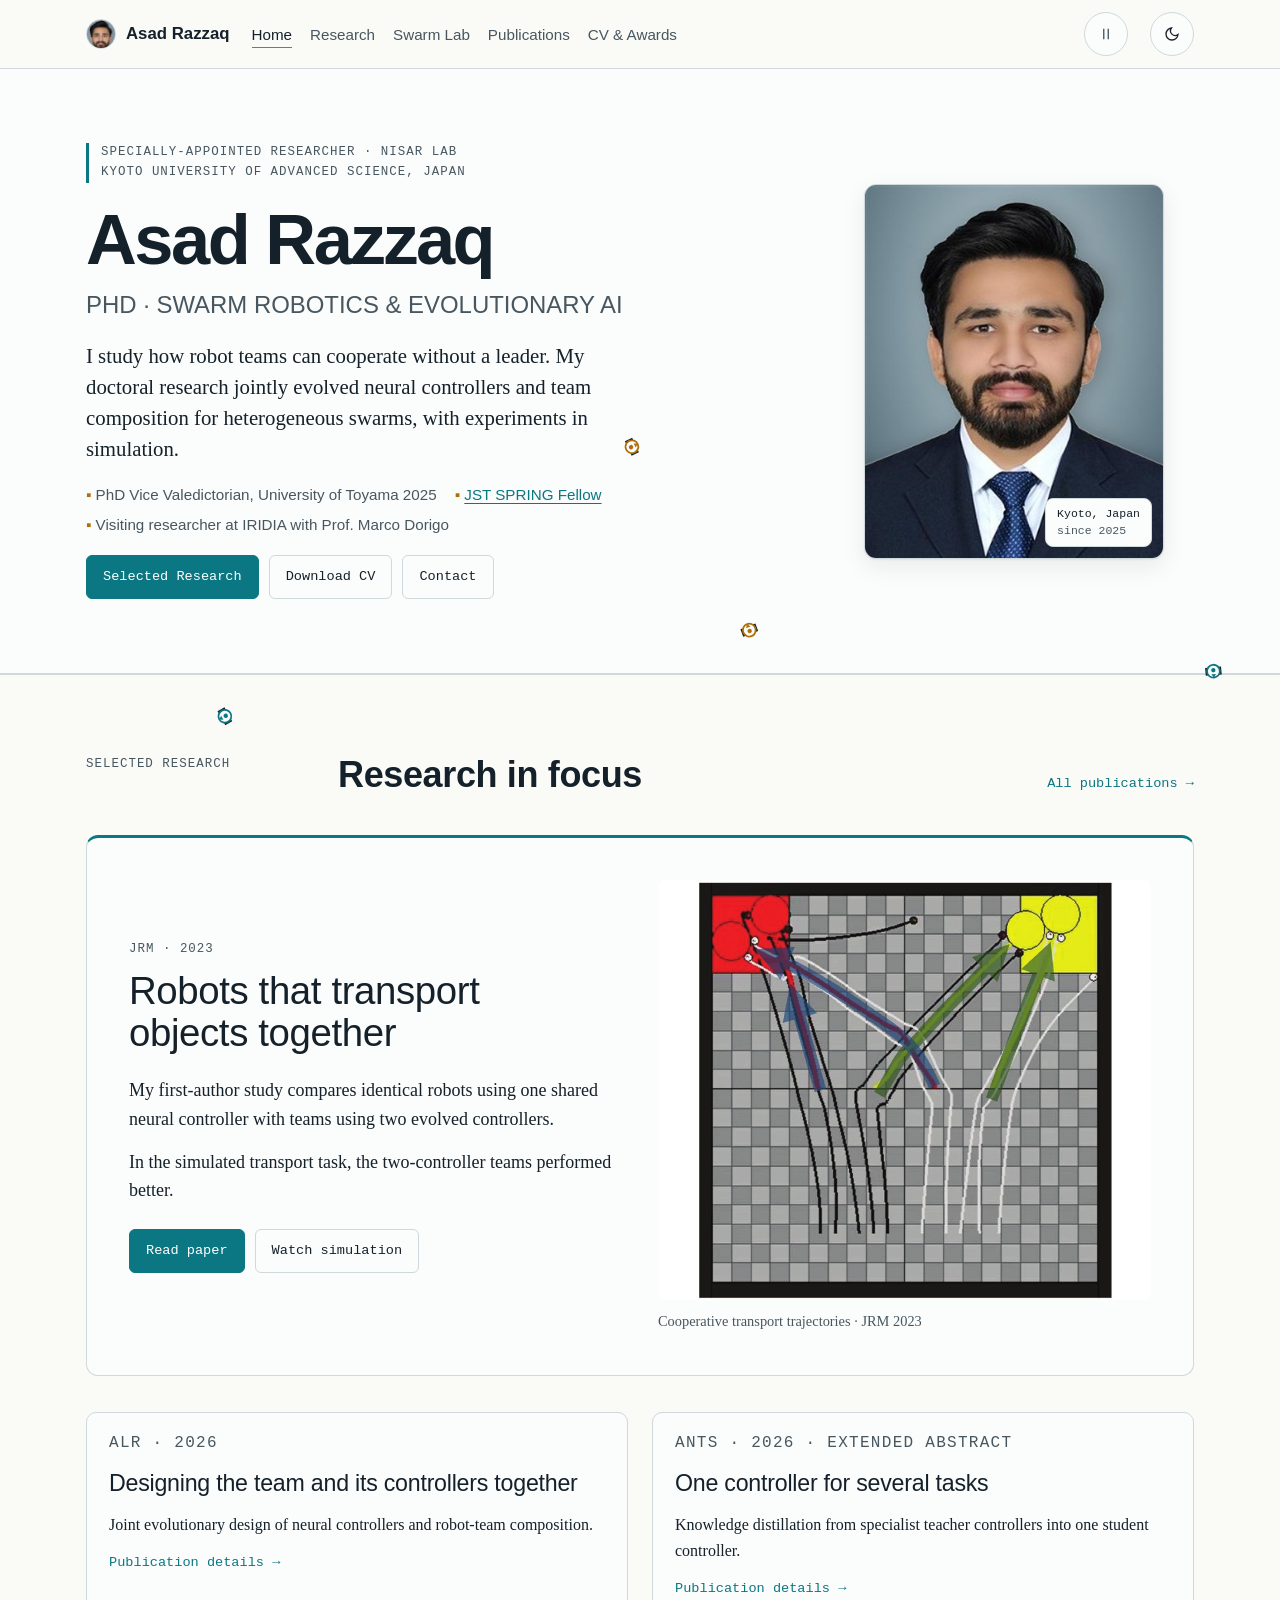
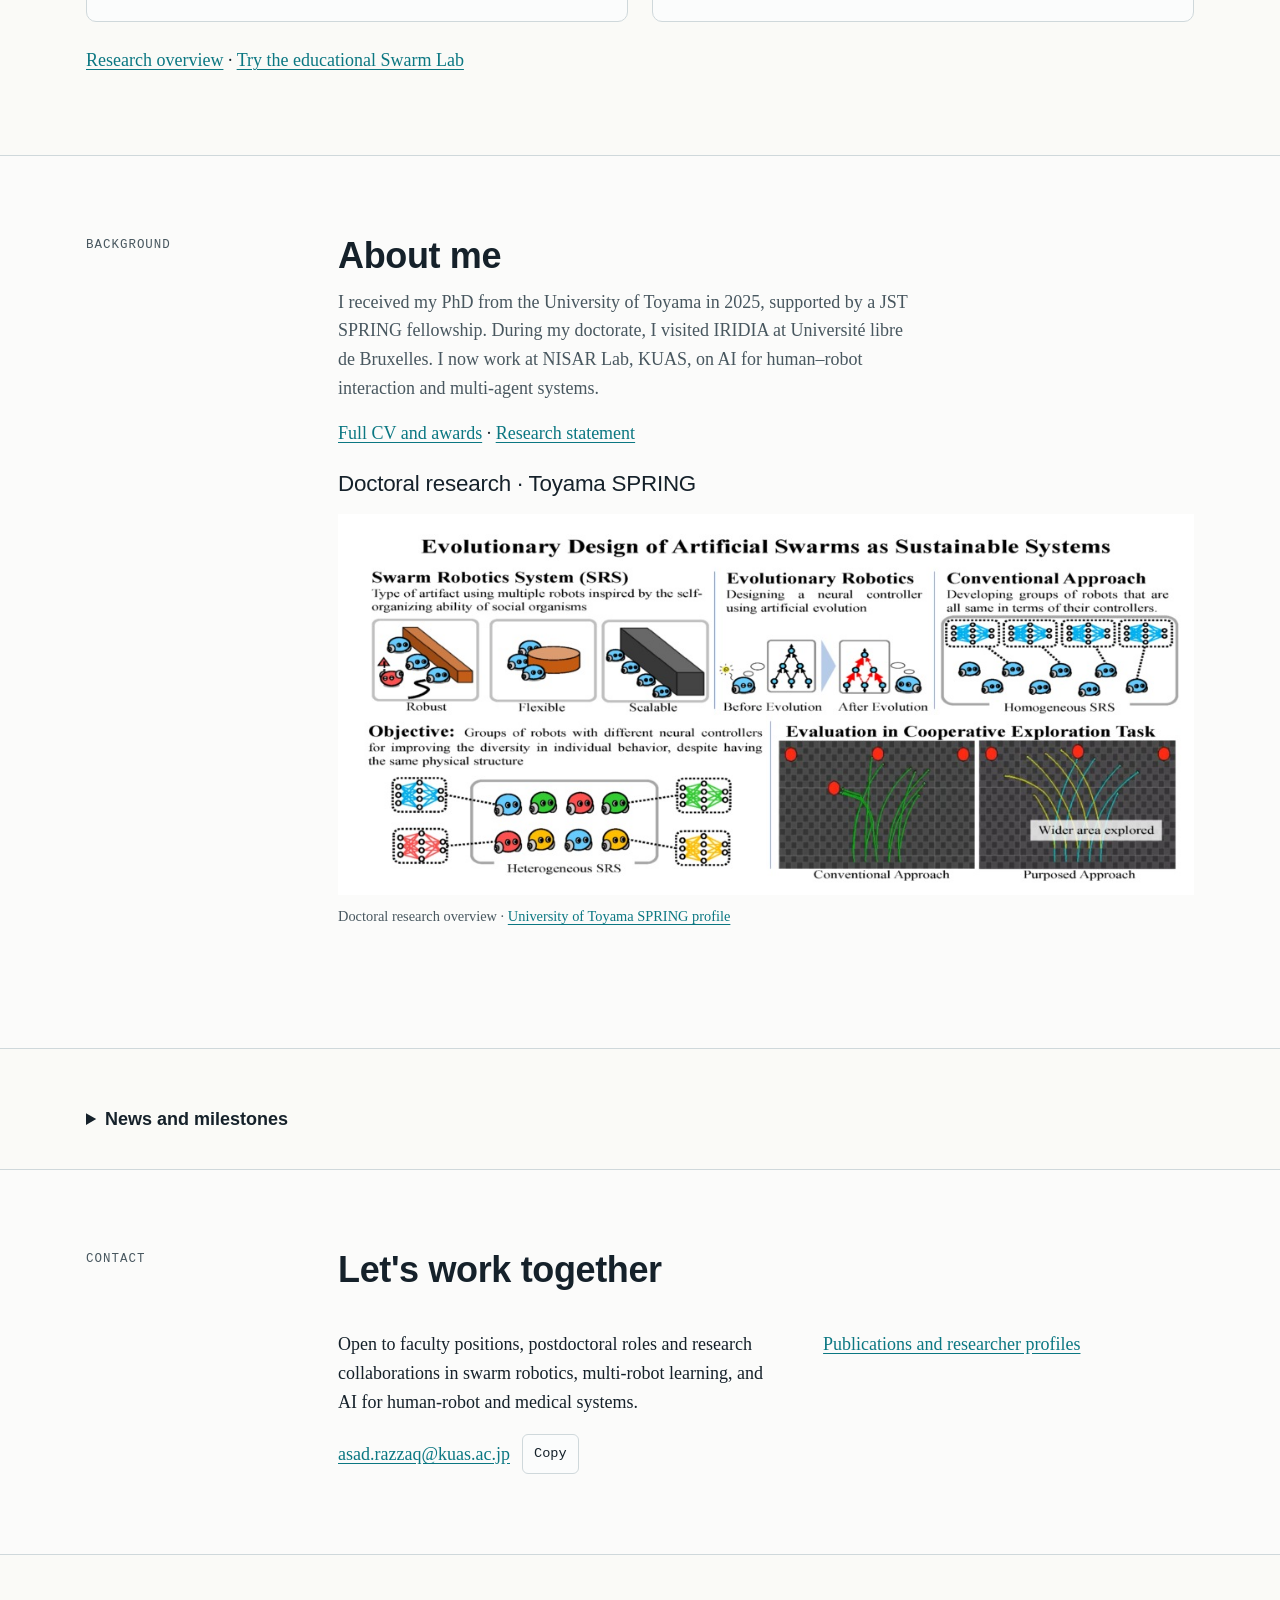
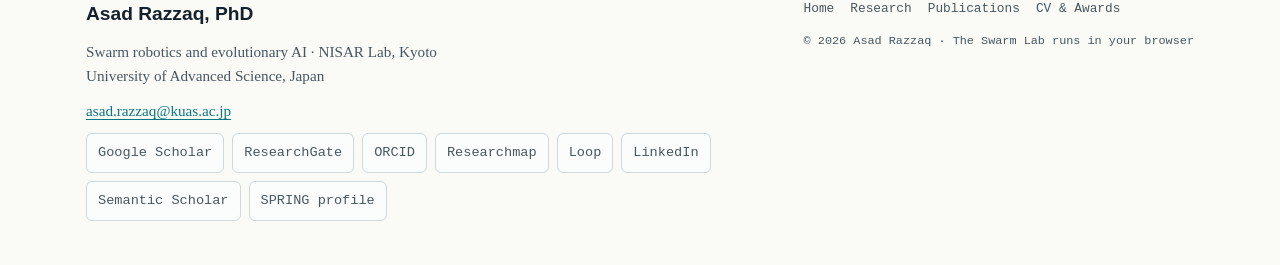
<file: index.html>
<!doctype html>
<html lang="en">
<head>
<meta charset="utf-8">
<meta name="viewport" content="width=device-width, initial-scale=1, viewport-fit=cover">
<title>Asad Razzaq, PhD · Swarm Robotics &amp; Evolutionary AI</title>
<meta name="description" content="Dr. Asad Razzaq is a swarm robotics and evolutionary AI researcher at the NISAR Lab, Kyoto University of Advanced Science (KUAS), Japan. PhD University of Toyama (Vice Valedictorian), JST SPRING Fellow. Publications, CV and an interactive robot swarm simulator.">
<meta name="author" content="Asad Razzaq">
<link rel="canonical" href="https://razzaq-asad.github.io/">
<meta property="og:type" content="website">
<meta property="og:site_name" content="Asad Razzaq, PhD">
<meta property="og:title" content="Asad Razzaq, PhD · Swarm Robotics &amp; Evolutionary AI">
<meta property="og:description" content="Dr. Asad Razzaq is a swarm robotics and evolutionary AI researcher at the NISAR Lab, Kyoto University of Advanced Science (KUAS), Japan. PhD University of Toyama (Vice Valedictorian), JST SPRING Fellow. Publications, CV and an interactive robot swarm simulator.">
<meta property="og:url" content="https://razzaq-asad.github.io/">
<meta property="og:image" content="https://razzaq-asad.github.io/assets/og.jpg">
<meta property="og:image:width" content="1200">
<meta property="og:image:height" content="630">
<meta property="og:image:alt" content="Asad Razzaq, PhD: swarm robotics and evolutionary AI">
<meta property="og:locale" content="en_US">
<meta name="twitter:card" content="summary_large_image">
<meta name="twitter:title" content="Asad Razzaq, PhD · Swarm Robotics &amp; Evolutionary AI">
<meta name="twitter:description" content="Dr. Asad Razzaq is a swarm robotics and evolutionary AI researcher at the NISAR Lab, Kyoto University of Advanced Science (KUAS), Japan. PhD University of Toyama (Vice Valedictorian), JST SPRING Fellow. Publications, CV and an interactive robot swarm simulator.">
<meta name="twitter:image" content="https://razzaq-asad.github.io/assets/og.jpg">
<meta name="robots" content="index, follow, max-image-preview:large">
<link rel="me" href="https://scholar.google.com/citations?user=ZE91v18AAAAJ">
<link rel="me" href="https://www.researchgate.net/profile/Asad-Razzaq">
<link rel="me" href="https://orcid.org/0009-0004-9389-3481">
<link rel="me" href="https://www.linkedin.com/in/asadrazzaqphd/">
<link rel="me" href="https://www.semanticscholar.org/author/2238456971">
<link rel="me" href="https://promotion-research.ctg.u-toyama.ac.jp/spring-student/razzaq_r5">
<script type="application/ld+json">{"@context": "https://schema.org", "@graph": [{"@type": "WebSite", "@id": "https://razzaq-asad.github.io/#website", "url": "https://razzaq-asad.github.io/", "name": "Asad Razzaq, PhD", "description": "Personal academic website of Dr. Asad Razzaq, researcher in swarm robotics and evolutionary AI.", "publisher": {"@id": "https://razzaq-asad.github.io/#person"}, "inLanguage": "en"}, {"@type": "ProfilePage", "@id": "https://razzaq-asad.github.io/#webpage", "url": "https://razzaq-asad.github.io/", "name": "Asad Razzaq, PhD · Swarm Robotics & Evolutionary AI", "description": "Dr. Asad Razzaq is a swarm robotics and evolutionary AI researcher at the NISAR Lab, Kyoto University of Advanced Science (KUAS), Japan. PhD University of Toyama (Vice Valedictorian), JST SPRING Fellow. Publications, CV and an interactive robot swarm simulator.", "inLanguage": "en", "isPartOf": {"@id": "https://razzaq-asad.github.io/#website"}, "about": {"@id": "https://razzaq-asad.github.io/#person"}, "author": {"@id": "https://razzaq-asad.github.io/#person"}, "dateModified": "2026-11-19T14:00:00+09:00", "mainEntity": {"@id": "https://razzaq-asad.github.io/#person"}}, {"@type": "Person", "@id": "https://razzaq-asad.github.io/#person", "name": "Asad Razzaq", "alternateName": ["Dr. Asad Razzaq", "Asad Razzaq, PhD", "Razzaq Asad", "ラザク アサド"], "givenName": "Asad", "familyName": "Razzaq", "honorificPrefix": "Dr.", "honorificSuffix": "PhD", "jobTitle": "Specially-Appointed Researcher", "description": "Researcher in swarm robotics and evolutionary AI at the NISAR Lab, Kyoto University of Advanced Science. PhD in Engineering, University of Toyama (2025), JST SPRING Fellow.", "url": "https://razzaq-asad.github.io/", "image": "https://razzaq-asad.github.io/assets/asad-studio.jpg", "email": "mailto:asad.razzaq@kuas.ac.jp", "worksFor": {"@type": "CollegeOrUniversity", "name": "Kyoto University of Advanced Science", "url": "https://www.kuas.ac.jp/en/"}, "affiliation": [{"@type": "ResearchOrganization", "name": "NISAR Lab", "url": "https://nisarlab.org/"}], "alumniOf": [{"@type": "CollegeOrUniversity", "name": "University of Toyama", "url": "https://www.u-toyama.ac.jp/en/"}, {"@type": "CollegeOrUniversity", "name": "Government College University Faisalabad", "url": "https://gcuf.edu.pk/"}], "hasCredential": [{"@type": "EducationalOccupationalCredential", "credentialCategory": "degree", "name": "Ph.D. in Engineering", "recognizedBy": {"@type": "CollegeOrUniversity", "name": "University of Toyama"}}], "award": ["PhD Vice Valedictorian, University of Toyama (2025)", "JST SPRING Doctoral Fellowship (2023-2025)", "Outstanding Student Award, SICE Hokuriku Branch (2024)"], "knowsAbout": ["Swarm robotics", "Evolutionary robotics", "Multi-robot systems", "Heterogeneous robot teams", "Neural network controllers", "Knowledge distillation", "Evolutionary algorithms", "Robotic olfaction", "Artificial intelligence", "Machine learning"], "knowsLanguage": ["English", "Urdu", "Japanese"], "sameAs": ["https://researchmap.jp/asadrazzaq", "https://loop.frontiersin.org/people/2528588/overview", "https://scholar.google.com/citations?user=ZE91v18AAAAJ", "https://www.researchgate.net/profile/Asad-Razzaq", "https://orcid.org/0009-0004-9389-3481", "https://www.linkedin.com/in/asadrazzaqphd/", "https://www.semanticscholar.org/author/2238456971", "https://promotion-research.ctg.u-toyama.ac.jp/spring-student/razzaq_r5", "https://nisarlab.org/people.html"]}]}</script>
<meta name="theme-color" content="#0B7782">
<link rel="icon" href="data:image/svg+xml,%3Csvg xmlns='http://www.w3.org/2000/svg' viewBox='0 0 32 32'%3E%3Crect width='32' height='32' rx='6' fill='%230B7782'/%3E%3Ccircle cx='10' cy='12' r='3' fill='%23fff'/%3E%3Ccircle cx='21' cy='9' r='3' fill='%23E5A93C'/%3E%3Ccircle cx='16' cy='21' r='3' fill='%23E5A93C'/%3E%3Ccircle cx='24' cy='22' r='3' fill='%23fff'/%3E%3C/svg%3E">
<!-- BLOG HIDDEN: <link rel="alternate" type="application/rss+xml" title="Asad Razzaq, PhD: blog" href="https://razzaq-asad.github.io/feed.xml"> -->
<!-- Shared styles from assets/site.css, embedded to render the homepage in one request. -->
<style>
/* Asad Razzaq: shared styles for every page.
   Palette: teal = scouts / links, amber = workers / highlights. */
:root {
  --bg: #FAFAF7;
  --surface: #FBFCFC;
  --arena: #F6F8F8;
  --ink: #15212A;
  --muted: #48575F;
  --line: #CFD8DB;
  --grid: #E1E7E9;
  --scout: #0B7782;
  --worker: #B06F0A;
  --box: #3B4A53;
  --accent: #0B7782;
  --accent-ink: #FFFFFF;
  --warm: #F4E7D2;
  --obj: #C2452D;
  --goal: #D9A21B;
  --shadow: 0 1px 2px rgb(21 33 42 / .06), 0 8px 24px rgb(21 33 42 / .08);
  --f-display: "Avenir Next", "Segoe UI", Arial, sans-serif;
  --f-body: Georgia, "Times New Roman", serif;
  --f-mono: ui-monospace, Menlo, Consolas, monospace;
  --s5: 2.25rem; --s6: clamp(2.6rem, 6vw, 4.4rem);
  --wrap: 1140px;
  color-scheme: light;
}
@media (prefers-color-scheme: dark) {
  :root:not([data-theme="light"]) {
    --bg: #0F171B; --surface: #152127; --arena: #121C21; --ink: #E3EBEE; --muted: #96A6AD;
    --line: #2A3A42; --grid: #1C2A31; --scout: #3EC3CC; --worker: #E5A93C; --box: #A9B8BF;
    --accent: #3EC3CC; --accent-ink: #0B1418; --warm: #2A2418; --obj: #E0674F; --goal: #E5B93C;
    --shadow: 0 1px 2px rgb(0 0 0 / .3), 0 8px 24px rgb(0 0 0 / .35); color-scheme: dark;
  }
}
:root[data-theme="dark"] {
  --bg: #0F171B; --surface: #152127; --arena: #121C21; --ink: #E3EBEE; --muted: #96A6AD;
  --line: #2A3A42; --grid: #1C2A31; --scout: #3EC3CC; --worker: #E5A93C; --box: #A9B8BF;
  --accent: #3EC3CC; --accent-ink: #0B1418; --warm: #2A2418; --obj: #E0674F; --goal: #E5B93C;
  --shadow: 0 1px 2px rgb(0 0 0 / .3), 0 8px 24px rgb(0 0 0 / .35); color-scheme: dark;
}

* { box-sizing: border-box; }
html { scroll-behavior: smooth; -webkit-text-size-adjust: 100%; }
@media (prefers-reduced-motion: reduce) { html { scroll-behavior: auto; } }
body { margin: 0; background: var(--bg); color: var(--ink); font-family: var(--f-body); font-size: 1.125rem; line-height: 1.6; overflow-x: hidden; }
img { max-width: 100%; }
[hidden] { display: none !important; }
a { color: var(--accent); text-underline-offset: 3px; }
a:focus-visible, button:focus-visible, input:focus-visible, [tabindex]:focus-visible { outline: 2px solid var(--accent); outline-offset: 3px; border-radius: 4px; }
h1, h2, h3 { font-family: var(--f-display); line-height: 1.1; text-wrap: balance; margin: 0; font-weight: 700; letter-spacing: -.01em; }
h1 { font-size: var(--s6); }
h2 { font-size: var(--s5); }
h3 { font-size: 1.4rem; font-weight: 500; }
p { margin: 0; }
.wrap { max-width: var(--wrap); margin: 0 auto; padding-left: max(16px, env(safe-area-inset-left, 0px)); padding-right: max(16px, env(safe-area-inset-right, 0px)); }
.mono, .eyebrow { font-family: var(--f-mono); }
.eyebrow { font-size: .78rem; letter-spacing: .08em; text-transform: uppercase; color: var(--muted); }
.muted { color: var(--muted); }
.skip { position: absolute; left: -999px; top: 8px; background: var(--surface); padding: 8px 12px; z-index: 20; }
.skip:focus { left: 8px; }

/* ---------- nav ---------- */
.nav { position: sticky; top: 0; z-index: 9; background: color-mix(in srgb, var(--bg) 90%, transparent); backdrop-filter: blur(10px); -webkit-backdrop-filter: blur(10px); border-bottom: 1px solid var(--line); padding-top: env(safe-area-inset-top, 0px); }
.nav .wrap { display: flex; align-items: center; gap: 22px; padding-block: 12px; }
.brand { display: flex; align-items: center; gap: 10px; font-family: var(--f-display); font-weight: 700; font-size: 1.05rem; color: var(--ink); text-decoration: none; white-space: nowrap; }
.brand img { width: 30px; height: 30px; flex: none; border-radius: 50%; object-fit: cover; border: 1px solid var(--line); }
.nav ul { display: flex; gap: 18px; list-style: none; margin: 0; padding: 0; overflow-x: auto; scrollbar-width: none; min-width: 0; flex: 1; }
.nav ul::-webkit-scrollbar { display: none; }
.nav li a { font-family: var(--f-display); font-size: .95rem; color: var(--muted); text-decoration: none; white-space: nowrap; padding: 4px 0; border-bottom: 2px solid transparent; }
.nav li a:hover { color: var(--ink); }
.nav li a[aria-current="page"] { color: var(--ink); border-bottom-color: var(--worker); }
.theme-btn { flex: none; width: 34px; height: 34px; border-radius: 50%; border: 1px solid var(--line); background: var(--surface); color: var(--ink); cursor: pointer; display: grid; place-items: center; padding: 0; }
.theme-btn svg { width: 16px; height: 16px; }
.menu-btn { display: none; flex: none; width: 34px; height: 34px; border-radius: 50%; border: 1px solid var(--line); background: var(--surface); color: var(--ink); cursor: pointer; place-items: center; padding: 0; margin-left: auto; }
.menu-btn svg { width: 18px; height: 18px; }

/* ---------- buttons, tags ---------- */
.btn { font-family: var(--f-mono); font-size: .85rem; display: inline-flex; align-items: center; gap: 8px; padding: 10px 16px; border-radius: 6px; border: 1px solid var(--line); background: var(--surface); color: var(--ink); text-decoration: none; cursor: pointer; line-height: 1.2; }
.btn:hover { border-color: var(--ink); }
.btn.primary { background: var(--accent); color: var(--accent-ink); border-color: var(--accent); }
.btn.primary:hover { filter: brightness(1.08); }
.btn.small { padding: 6px 11px; font-size: .78rem; }
.btn:disabled { opacity: .45; cursor: default; }
.actions { display: flex; flex-wrap: wrap; gap: 10px; }
.tags { display: flex; gap: 6px; flex-wrap: wrap; }
.tag { font-family: var(--f-mono); font-size: .72rem; padding: 2px 7px; border: 1px solid var(--line); border-radius: 4px; color: var(--muted); text-decoration: none; }
a.tag:hover { color: var(--accent); border-color: var(--accent); }
.badge { white-space: nowrap; font-family: var(--f-mono); font-size: .7rem; padding: 2px 7px; border-radius: 4px; background: color-mix(in srgb, var(--worker) 18%, transparent); color: var(--ink); }
.badge.oa, .badge.pub { background: color-mix(in srgb, var(--scout) 18%, transparent); }
.arrow { text-decoration: none; font-family: var(--f-mono); font-size: .85rem; white-space: nowrap; }
.arrow::after { content: " →"; }

/* ---------- sections ---------- */
section, #h-research { scroll-margin-top: 76px; }
.sec { padding-block: 80px; border-top: 1px solid var(--line); }
.sec.tint { background: color-mix(in srgb, var(--surface) 55%, var(--bg)); }
.sec-head { display: grid; grid-template-columns: 220px 1fr; gap: 32px; margin-bottom: 40px; }
.sec-head .lead { max-width: 64ch; color: var(--muted); }
.sec-head h2 + .lead { margin-top: 12px; }
.sec-head .head-row { display: flex; justify-content: space-between; align-items: end; gap: 16px; flex-wrap: wrap; }
.wrap .indent { margin-left: 252px; }

/* ---------- home hero ---------- */
.hero { position: relative; overflow: hidden; border-bottom: 1px solid var(--line);
  background-image: linear-gradient(var(--grid) 1px, transparent 1px), linear-gradient(90deg, var(--grid) 1px, transparent 1px);
  background-size: 28px 28px; background-position: -1px -1px; }
.hero::before { content: ""; position: absolute; inset: 0; background: linear-gradient(100deg, var(--bg) 30%, color-mix(in srgb, var(--bg) 55%, transparent) 70%, color-mix(in srgb, var(--bg) 20%, transparent)); }
.hero .wrap { position: relative; display: grid; grid-template-columns: minmax(0, 1.1fr) minmax(0, .9fr); gap: 56px; align-items: center; padding-block: 72px 76px; }
.hero-visual { position: relative; justify-self: end; width: min(100%, 440px); padding-bottom: 96px; }
.mini-arena { position: absolute; left: 0; bottom: 0; width: 66%; margin: 0; background: var(--arena); border: 1px solid var(--line); border-radius: 10px; box-shadow: var(--shadow); overflow: hidden; }
.mini-arena canvas { display: block; width: 100%; height: auto; aspect-ratio: 900 / 540; }
.mini-arena figcaption { display: flex; gap: 10px; flex-wrap: wrap; padding: 6px 10px; border-top: 1px solid var(--line); font-family: var(--f-mono); font-size: .68rem; color: var(--muted); background: var(--surface); }
.hero-text { display: flex; flex-direction: column; gap: 22px; min-width: 0; }
.hero h1 small { display: block; font-size: .36em; font-weight: 500; color: var(--muted); letter-spacing: 0; margin-top: 10px; font-family: var(--f-mono); text-transform: uppercase; }
.lede { font-size: 1.3rem; line-height: 1.5; max-width: 38ch; }
.facts { display: flex; flex-wrap: wrap; gap: 6px 18px; font-family: var(--f-display); font-size: .95rem; color: var(--muted); padding: 0; margin: 0; list-style: none; }
.facts li::before { content: "▪ "; color: var(--worker); }
.portrait { position: relative; width: 76%; margin: 0 0 0 auto; }
.portrait img { display: block; width: 100%; height: auto; aspect-ratio: 4 / 5; object-fit: cover; border-radius: 16px; border: 1px solid var(--line); box-shadow: var(--shadow); background: var(--surface); }
.portrait figcaption { position: absolute; right: -10px; top: 22px; background: var(--surface); border: 1px solid var(--line); border-radius: 8px; padding: 7px 11px; font-family: var(--f-mono); font-size: .72rem; color: var(--muted); box-shadow: var(--shadow); line-height: 1.4; }
.portrait figcaption b { display: block; color: var(--ink); font-weight: 500; }
.key { display: inline-flex; align-items: center; gap: 6px; }
.dot { width: 9px; height: 9px; border-radius: 50%; display: inline-block; }
.dot.s { background: var(--scout); } .dot.w { background: var(--worker); }

/* ---------- affiliations ---------- */
.affil-sec { padding-block: 36px; border-bottom: 1px solid var(--line); }
.affil-sec .eyebrow { margin-bottom: 16px; }
.affils { list-style: none; margin: 0; padding: 0; display: grid; grid-template-columns: repeat(6, minmax(0, 1fr)); gap: 14px; }
.affil { display: flex; flex-direction: column; gap: 8px; padding: 14px 14px 12px; border: 1px solid var(--line); border-radius: 10px; background: var(--surface); text-decoration: none; color: var(--ink); min-height: 100%; transition: border-color .15s, transform .15s; }
a.affil:hover { border-color: var(--accent); transform: translateY(-2px); }
.affil .logo { height: 44px; display: flex; align-items: center; }
.affil .logo img { max-height: 36px; max-width: 100%; object-fit: contain; display: block; }
.affil .logo.has-logo { background: #fff; border: 1px solid var(--line); border-radius: 7px; padding: 4px 10px; justify-content: center; height: 50px; }
.affil .logo.has-logo.dark { background: #14263A; border-color: #14263A; }
.affil .logo .mark { width: 34px; height: 4px; border-radius: 2px; background: var(--accent); }
.affil:nth-child(2n) .logo .mark { background: var(--worker); }
.affil b { font-family: var(--f-display); font-weight: 500; font-size: 1rem; line-height: 1.2; }
.affil span { font-family: var(--f-mono); font-size: .72rem; color: var(--muted); line-height: 1.4; }

/* ---------- numbers ---------- */
.numbers { list-style: none; margin: 0; padding: 0; display: grid; grid-template-columns: repeat(4, minmax(0, 1fr)); gap: 24px; }
.numbers li { border-top: 2px solid var(--ink); padding-top: 14px; display: flex; flex-direction: column; gap: 4px; }
.numbers b { font-family: var(--f-display); font-size: clamp(2.2rem, 5vw, 3.2rem); line-height: 1; font-weight: 700; font-variant-numeric: tabular-nums; }
.numbers li > span { font-size: .98rem; color: var(--muted); }

/* ---------- news ---------- */
.news { list-style: none; margin: 0; padding: 0; }
.news li { display: grid; grid-template-columns: 120px 1fr; gap: 24px; padding: 16px 0; border-bottom: 1px solid var(--line); }
.news li:first-child { border-top: 1px solid var(--line); }
.news time { font-family: var(--f-mono); font-size: .8rem; color: var(--muted); padding-top: 3px; }
.news p { max-width: 70ch; }
.news .new { font-family: var(--f-mono); font-size: .66rem; text-transform: uppercase; letter-spacing: .06em; color: var(--accent-ink); background: var(--accent); padding: 1px 6px; border-radius: 3px; margin-right: 8px; vertical-align: 2px; }

/* ---------- cards ---------- */
.cards { display: grid; grid-template-columns: repeat(2, minmax(0, 1fr)); gap: 20px; }
.card { background: var(--surface); border: 1px solid var(--line); border-radius: 12px; padding: 24px; display: flex; flex-direction: column; gap: 10px; text-decoration: none; color: var(--ink); transition: border-color .15s, transform .15s; }
a.card:hover { border-color: var(--accent); transform: translateY(-2px); }
.card .num { font-family: var(--f-mono); font-size: .75rem; color: var(--worker); }
.card p { color: var(--muted); font-size: 1rem; }

/* ---------- lab teaser ---------- */
.teaser { display: grid; grid-template-columns: minmax(0, 1fr) minmax(0, 1.1fr); gap: 48px; align-items: center; }
.teaser .txt { display: flex; flex-direction: column; gap: 18px; }
.canvas-frame { position: relative; border: 1px solid var(--line); border-radius: 10px; overflow: hidden; background: var(--arena); }
.canvas-frame canvas { display: block; width: 100%; height: auto; aspect-ratio: 900 / 540; max-width: 100%; }
.caption { font-family: var(--f-mono); font-size: .85rem; color: var(--muted); display: flex; gap: 14px; flex-wrap: wrap; }

/* ---------- awards ---------- */
.awards { list-style: none; margin: 0; padding: 0; display: grid; grid-template-columns: repeat(6, minmax(0, 1fr)); gap: 16px; }
.awards .award { grid-column: span 3; }
.awards .award.top { grid-column: span 3; }
.award.top h3 { font-size: 1.35rem; }
.award { position: relative; background: var(--surface); border: 1px solid var(--line); border-radius: 12px; padding: 22px 20px 20px; display: flex; flex-direction: column; gap: 8px; overflow: hidden; }
.award::before { content: ""; position: absolute; inset: 0 0 auto; height: 4px; background: var(--worker); }
.award.top::before { background: linear-gradient(90deg, var(--worker), var(--scout)); }
.award .yr { font-family: var(--f-mono); font-size: .75rem; color: var(--muted); }
.award h3 { font-size: 1.15rem; line-height: 1.25; }
.award p { font-size: .95rem; color: var(--muted); }

/* ---------- gallery ---------- */
.gal-teaser { display: grid; grid-template-columns: repeat(4, minmax(0, 1fr)); gap: 14px; }
.gal-teaser > a { display: block; border-radius: 10px; overflow: hidden; border: 1px solid var(--line); aspect-ratio: 3 / 4; background: var(--surface); }
.gal-teaser img { width: 100%; height: 100%; object-fit: cover; display: block; transition: transform .3s; }
.gal-teaser > a:hover img { transform: scale(1.04); }
.gal-teaser .cat { display: flex; flex-direction: column; justify-content: flex-end; gap: 8px; padding: 20px; text-decoration: none; color: var(--ink); position: relative;
  background: linear-gradient(160deg, color-mix(in srgb, var(--scout) 14%, var(--surface)), var(--surface) 60%); transition: border-color .15s, transform .15s; }
.gal-teaser .cat:nth-child(odd) { background: linear-gradient(160deg, color-mix(in srgb, var(--worker) 16%, var(--surface)), var(--surface) 60%); }
.gal-teaser .cat:hover { border-color: var(--accent); transform: translateY(-2px); }
.gal-teaser .cat h3 { font-size: 1.3rem; }
.gal-teaser .cat .arrow { color: var(--accent); }
.gal-cat { margin-top: 56px; }
.gal-cat:first-of-type { margin-top: 0; }
.gal-cat-head { display: flex; justify-content: space-between; align-items: baseline; gap: 16px; flex-wrap: wrap; margin-bottom: 18px; border-bottom: 1px solid var(--line); padding-bottom: 10px; }
.gal-cat-head p { color: var(--muted); font-size: 1rem; max-width: 60ch; }
.gal-grid { display: grid; grid-template-columns: repeat(auto-fill, minmax(240px, 1fr)); gap: 16px; align-items: start; }
.gal-grid figure { margin: 0; display: flex; flex-direction: column; gap: 6px; }
.gal-grid button { padding: 0; border: 0; background: none; cursor: zoom-in; display: block; width: 100%; border-radius: 10px; overflow: hidden; }
.gal-grid img { width: 100%; display: block; aspect-ratio: 4 / 5; object-fit: cover; border-radius: 10px; border: 1px solid var(--line); transition: transform .3s; }
.gal-grid button:hover img { transform: scale(1.02); }
.gal-grid figcaption { font-size: .88rem; color: var(--muted); }
#gallery-root { min-height: 70vh; }
.gal-teaser .albums { border: 1px solid var(--line); border-radius: 10px; background: var(--surface); padding: 24px; display: flex; flex-direction: column; justify-content: center; gap: 8px; }
.gal-teaser .albums ul { list-style: none; margin: 0; padding: 0; }
.gal-teaser .albums li a { display: flex; justify-content: space-between; align-items: baseline; gap: 12px; padding: 14px 0; border-bottom: 1px solid var(--line); text-decoration: none; color: var(--ink); font-family: var(--f-display); font-size: 1.2rem; }
.gal-teaser .albums li a .mono { font-family: var(--f-mono); font-size: .78rem; }
.gal-teaser .albums li a:hover span:first-child { color: var(--accent); }
.gal-teaser .albums .arrow { color: var(--accent); margin-top: 10px; }
.gal-empty { border: 1px dashed var(--line); border-radius: 10px; padding: 22px; color: var(--muted); font-size: .98rem; }
.chips { display: flex; gap: 8px; flex-wrap: wrap; }
.chip { font-family: var(--f-mono); font-size: .78rem; padding: 6px 12px; border-radius: 999px; border: 1px solid var(--line); background: var(--surface); color: var(--muted); cursor: pointer; }
.chip[aria-pressed="true"] { background: var(--ink); color: var(--bg); border-color: var(--ink); }

/* ---------- page head (sub pages) ---------- */
.page-head { padding-block: 64px 48px; border-bottom: 1px solid var(--line); }
.page-head .wrap { display: grid; grid-template-columns: 220px 1fr; gap: 32px; }
.page-head h1 { font-size: clamp(2.4rem, 5vw, 3.6rem); }
.page-head .lead { margin-top: 16px; font-size: 1.2rem; max-width: 60ch; color: var(--muted); }

/* ---------- research ---------- */
.themes { display: grid; grid-template-columns: repeat(2, minmax(0, 1fr)); gap: 40px 48px; }
.theme { border-top: 2px solid var(--ink); padding-top: 16px; display: flex; flex-direction: column; gap: 10px; scroll-margin-top: 90px; }
.theme p { max-width: 52ch; }
.now { margin-top: 48px; display: grid; grid-template-columns: repeat(2, minmax(0, 1fr)); gap: 24px; }
.note-box { background: var(--surface); border: 1px solid var(--line); border-radius: 10px; padding: 22px; display: flex; flex-direction: column; gap: 8px; }

/* ---------- lab ---------- */
.lab-grid { display: grid; grid-template-columns: minmax(0, 1.55fr) minmax(0, 1fr); gap: 24px; align-items: start; }
.arena-col { display: flex; flex-direction: column; gap: 10px; min-width: 0; }
.hud { position: absolute; left: 10px; top: 10px; font-family: var(--f-mono); font-size: .75rem; background: color-mix(in srgb, var(--surface) 88%, transparent); border: 1px solid var(--line); padding: 4px 8px; border-radius: 5px; font-variant-numeric: tabular-nums; }
.panel { background: var(--surface); border: 1px solid var(--line); border-radius: 10px; display: flex; flex-direction: column; min-width: 0; }
.tabs { display: flex; border-bottom: 1px solid var(--line); }
.tab { flex: 1; font-family: var(--f-mono); font-size: .8rem; padding: 12px 8px; background: none; border: 0; border-bottom: 2px solid transparent; color: var(--muted); cursor: pointer; }
.tab[aria-selected="true"] { color: var(--ink); border-bottom-color: var(--accent); }
.tabpanel { padding: 20px; display: flex; flex-direction: column; gap: 16px; }
.ctl { display: flex; flex-direction: column; gap: 4px; }
.ctl-top { display: flex; justify-content: space-between; font-family: var(--f-mono); font-size: .8rem; }
.ctl-top output { font-variant-numeric: tabular-nums; }
.ctl small { font-size: .82rem; color: var(--muted); line-height: 1.35; }
input[type="range"] { width: 100%; accent-color: var(--accent); }
.mix { display: flex; gap: 3px; flex-wrap: wrap; }
.mix span { width: 12px; height: 12px; border-radius: 50%; }
.row { display: flex; gap: 8px; flex-wrap: wrap; }
.result { font-family: var(--f-mono); font-size: .82rem; min-height: 1.4em; font-variant-numeric: tabular-nums; }
.stats { display: grid; grid-template-columns: repeat(3, minmax(0, 1fr)); gap: 8px; font-family: var(--f-mono); font-size: .78rem; }
.stats div { display: flex; flex-direction: column; gap: 2px; }
.stats b { font-size: 1.05rem; font-weight: 500; font-variant-numeric: tabular-nums; }
#chart { width: 100%; height: 120px; display: block; border: 1px solid var(--line); border-radius: 6px; background: var(--arena); }
.board { border-top: 1px solid var(--line); padding: 14px 20px; display: grid; grid-template-columns: 1fr 1fr; gap: 8px; font-family: var(--f-mono); font-size: .8rem; }
.board b { display: block; font-size: 1.3rem; font-weight: 500; font-variant-numeric: tabular-nums; }
.lab-note { font-size: .95rem; color: var(--muted); max-width: 72ch; margin-top: 18px; }

/* lab extras */
.seg { display: flex; border: 1px solid var(--line); border-radius: 6px; overflow: hidden; }
.seg label { flex: 1; text-align: center; font-family: var(--f-mono); font-size: .76rem; padding: 7px 4px; cursor: pointer; border-right: 1px solid var(--line); color: var(--muted); line-height: 1.25; }
.seg label:last-child { border-right: 0; }
.seg input { position: absolute; opacity: 0; pointer-events: none; }
.seg label:has(input:checked) { background: var(--ink); color: var(--bg); }
.seg label:has(input:focus-visible) { outline: 2px solid var(--accent); outline-offset: -2px; }
.seg label:has(input:disabled) { opacity: .4; cursor: default; }
.toggles { display: flex; gap: 14px; flex-wrap: wrap; font-family: var(--f-mono); font-size: .76rem; color: var(--muted); }
.toggles label { display: inline-flex; gap: 6px; align-items: center; cursor: pointer; }
.toggles input { accent-color: var(--accent); }
.canvas-frame canvas#arena { cursor: crosshair; }
.inspector { background: var(--surface); border: 1px solid var(--line); border-radius: 10px; padding: 16px 18px; display: flex; flex-direction: column; gap: 12px; }
.insp-grid { display: grid; grid-template-columns: minmax(0, 1fr) minmax(0, 1fr); gap: 18px; align-items: start; }
.irow { display: grid; grid-template-columns: 150px 1fr 44px; gap: 8px; align-items: center; font-family: var(--f-mono); font-size: .7rem; color: var(--muted); padding: 1px 0; }
.irow i { position: relative; height: 8px; background: var(--arena); border: 1px solid var(--line); border-radius: 3px; overflow: hidden; }
.irow i::after { content: ""; position: absolute; left: 50%; top: 0; bottom: 0; width: 1px; background: var(--line); }
.irow b { position: absolute; top: 0; bottom: 0; left: 50%; width: 0; }
.irow output { text-align: right; font-variant-numeric: tabular-nums; color: var(--ink); }
#net { width: 100%; height: 210px; display: block; }
.specs { list-style: none; padding: 0; margin: 0; display: grid; grid-template-columns: repeat(auto-fill, minmax(230px, 1fr)); gap: 10px 24px; font-size: .95rem; }
.specs li b { display: block; font-family: var(--f-mono); font-size: .72rem; font-weight: 500; color: var(--muted); text-transform: uppercase; letter-spacing: .06em; }
.figs { display: grid; grid-template-columns: repeat(2, minmax(0, 1fr)); gap: 22px; max-width: 860px; }
.figs figure { margin: 0; display: flex; flex-direction: column; gap: 8px; }
.figs img { width: 100%; height: auto; aspect-ratio: 1 / 1; object-fit: cover; border-radius: 10px; border: 1px solid var(--line); background: #111; display: block; }
.figs figure.wide { grid-column: auto; }
.figs figure.wide img { aspect-ratio: 1 / 1; object-fit: contain; background: #fff; }
.figs figcaption { font-size: .9rem; color: var(--muted); }
.figs figcaption b { color: var(--ink); font-weight: 600; }

/* ---------- thesis ---------- */
.thesis { display: grid; grid-template-columns: minmax(0, 1.4fr) minmax(0, 1fr); gap: 40px; }
.thesis-title { font-family: var(--f-display); font-size: 1.6rem; line-height: 1.2; font-weight: 500; }
.thesis dl, .facts-dl { display: grid; grid-template-columns: auto 1fr; gap: 6px 16px; margin: 0; font-size: .95rem; }
.thesis dt, .facts-dl dt { font-family: var(--f-mono); font-size: .75rem; color: var(--muted); padding-top: 4px; text-transform: uppercase; letter-spacing: .06em; }
.thesis dd, .facts-dl dd { margin: 0; }

/* ---------- publications ---------- */
.pubbar { display: flex; justify-content: space-between; gap: 16px; flex-wrap: wrap; align-items: center; margin-bottom: 28px; }
.pubgroup { display: flex; flex-direction: column; gap: 6px; }
.pubgroup + .pubgroup { margin-top: 44px; }
.pubgroup h2 { font-size: 1.3rem; font-weight: 500; margin-bottom: 8px; display: flex; gap: 10px; align-items: baseline; flex-wrap: wrap; }
.pubs { list-style: none; margin: 0; padding: 0; }
.pub { display: grid; grid-template-columns: 1fr; gap: 12px; padding: 16px 0; border-bottom: 1px solid var(--line); scroll-margin-top: 90px; }
.pub:target { background: color-mix(in srgb, var(--accent) 8%, transparent); }
.pid { font-family: var(--f-mono); font-size: .8rem; color: var(--muted); padding-top: 3px; }
.pub-body { display: flex; flex-direction: column; gap: 8px; min-width: 0; }
.cite { font-size: 1.02rem; }
.cite .ti { font-weight: 600; }
.pub-actions { display: flex; gap: 6px; flex-wrap: wrap; align-items: center; }
.pub-actions a, .pub-actions button { font-family: var(--f-mono); font-size: .74rem; padding: 3px 9px; border: 1px solid var(--line); border-radius: 4px; background: none; color: var(--ink); text-decoration: none; cursor: pointer; }
.pub-actions a:hover, .pub-actions button:hover { border-color: var(--accent); color: var(--accent); }

/* ---------- timeline (cv) ---------- */
.tl { list-style: none; padding: 0; margin: 0; display: flex; flex-direction: column; }
.tl li { display: grid; grid-template-columns: 170px 1fr; gap: 24px; padding: 18px 0; border-bottom: 1px solid var(--line); }
.tl .when { font-family: var(--f-mono); font-size: .8rem; color: var(--muted); padding-top: 4px; font-variant-numeric: tabular-nums; }
.tl h3 { font-size: 1.15rem; }
.tl .where { color: var(--muted); font-size: .98rem; }
.tl p { margin-top: 6px; font-size: 1rem; max-width: 64ch; }
.cv-head { display: grid; grid-template-columns: 180px 1fr; gap: 36px; align-items: center; }
.cv-head img { width: 180px; height: auto; aspect-ratio: 3 / 4; object-fit: cover; border-radius: 12px; border: 1px solid var(--line); box-shadow: var(--shadow); }
.cv-head .contact-line { display: flex; flex-wrap: wrap; gap: 6px 18px; font-family: var(--f-mono); font-size: .82rem; color: var(--muted); margin-top: 14px; }
.bio { font-size: 1.1rem; max-width: 70ch; }
.cols { display: grid; grid-template-columns: repeat(2, minmax(0, 1fr)); gap: 40px; }
.plain { list-style: none; padding: 0; margin: 0; display: flex; flex-direction: column; gap: 12px; font-size: 1rem; }
.skills { display: flex; flex-direction: column; gap: 14px; font-size: 1rem; }
.skills .k { font-family: var(--f-mono); font-size: .75rem; color: var(--muted); text-transform: uppercase; letter-spacing: .06em; display: block; }
.sports { list-style: none; margin-top: 0; margin-bottom: 0; padding: 0; display: grid; grid-template-columns: repeat(3, minmax(0, 1fr)); gap: 16px; }
.sport { background: var(--surface); border: 1px solid var(--line); border-radius: 12px; padding: 20px; display: flex; flex-direction: column; gap: 6px; }
.sport svg { width: 40px; height: 40px; fill: none; stroke: var(--accent); stroke-width: 2.2; stroke-linecap: round; stroke-linejoin: round; margin-bottom: 6px; }
.sport h3 { font-size: 1.1rem; }
.sport p { color: var(--muted); font-size: .98rem; }
@media (max-width: 760px) { .sports { grid-template-columns: 1fr; } }

/* ---------- contact + footer ---------- */
.contact-box { display: grid; grid-template-columns: minmax(0, 1.2fr) minmax(0, 1fr); gap: 40px; align-items: start; }
.email { display: flex; align-items: center; gap: 12px; flex-wrap: wrap; }
.email code { font-family: var(--f-mono); font-size: 1.15rem; user-select: all; overflow-wrap: anywhere; }
.links { display: flex; gap: 8px; flex-wrap: wrap; }
footer { padding-block: 44px calc(44px + env(safe-area-inset-bottom, 0px)); border-top: 1px solid var(--line); font-size: .95rem; }
footer .wrap { display: grid; grid-template-columns: minmax(0, 1fr) auto; gap: 24px 40px; align-items: start; }
footer .fname { font-family: var(--f-display); font-weight: 700; font-size: 1.2rem; }
footer .small { font-family: var(--f-mono); font-size: .74rem; color: var(--muted); }
footer nav { display: flex; flex-wrap: wrap; gap: 6px 16px; font-family: var(--f-mono); font-size: .8rem; }
footer nav a { color: var(--muted); text-decoration: none; }
footer nav a:hover { color: var(--accent); }

/* ---------- dialogs ---------- */
dialog { padding: 0; border: 1px solid var(--line); border-radius: 10px; background: var(--surface); color: var(--ink); }
dialog::backdrop { background: rgb(0 0 0 / .6); }
#viewer { width: min(1000px, 94vw); height: min(88vh, 900px); }
.dlg { display: flex; flex-direction: column; height: 100%; }
.dlg-bar { display: flex; justify-content: space-between; align-items: center; gap: 10px; padding: 10px 14px; border-bottom: 1px solid var(--line); font-family: var(--f-mono); font-size: .8rem; }
.dlg iframe { flex: 1; width: 100%; border: 0; background: #fff; }
#lightbox { width: min(1100px, 96vw); max-height: 94vh; }
#lightbox .lb { display: flex; flex-direction: column; }
#lightbox img { display: block; max-width: 100%; max-height: 76vh; margin: 0 auto; object-fit: contain; background: #000; width: 100%; }
#lightbox .lb-bar { display: flex; justify-content: space-between; align-items: center; gap: 12px; padding: 10px 14px; font-size: .95rem; }

/* ---------- reveal ---------- */
.js .reveal { opacity: 1; transform: none; }
.js .reveal.in { opacity: 1; transform: none; }
@media (prefers-reduced-motion: reduce) { .js .reveal { opacity: 1; transform: none; transition: none; } }

/* ---------- responsive ---------- */
@media (max-width: 980px) {
  .affils { grid-template-columns: repeat(3, minmax(0, 1fr)); }
}
@media (max-width: 900px) {
  .hero .wrap { grid-template-columns: 1fr; padding-block: 44px 52px; gap: 36px; }
  .hero-visual { justify-self: center; width: min(100%, 420px); }
  .hero::before { background: color-mix(in srgb, var(--bg) 82%, transparent); }
  .sec-head, .page-head .wrap { grid-template-columns: 1fr; gap: 8px; }
  .wrap .indent { margin-left: 0; }
  .lab-grid, .thesis, .now, .teaser, .contact-box, .insp-grid { grid-template-columns: 1fr; }
  .figs { grid-template-columns: repeat(2, minmax(0, 1fr)); }
  .numbers { grid-template-columns: repeat(2, minmax(0, 1fr)); }
  .gal-teaser { grid-template-columns: repeat(2, minmax(0, 1fr)); }
  .awards { grid-template-columns: repeat(2, minmax(0, 1fr)); }
  .awards .award, .awards .award.top { grid-column: auto; }
}
@media (max-width: 620px) {
  body { font-size: 1.06rem; }
  .affils { grid-template-columns: repeat(2, minmax(0, 1fr)); }
  .themes, .cols, .cards, .awards { grid-template-columns: 1fr; }
  .tl li, .news li { grid-template-columns: 1fr; gap: 4px; }
  .nav .wrap { gap: 12px; }
  .menu-btn { display: grid; }
  .nav ul { display: none; position: absolute; top: 100%; left: 0; right: 0; flex-direction: column; gap: 0; padding: 4px 16px 10px; background: var(--bg); border-bottom: 1px solid var(--line); box-shadow: var(--shadow); overflow: visible; }
  .nav.open ul { display: flex; }
  .nav li a { display: block; font-size: .95rem; padding: 13px 0; border-bottom: 1px solid var(--line); }
  .nav li:last-child a { border-bottom: 0; }
  .nav li a[aria-current="page"] { color: var(--accent); border-bottom-color: var(--line); }
  .sec { padding-block: 56px; }
  .lede { font-size: 1.15rem; }
  .cv-head { grid-template-columns: 1fr; }
  .figs { grid-template-columns: 1fr; }
  .figs figure.wide { grid-column: auto; }
  .irow { grid-template-columns: 120px 1fr 40px; }
  .cv-head img { width: 140px; }
  footer .wrap { grid-template-columns: 1fr; }
  .portrait figcaption { right: -6px; }
}

/* ---------- print (CV page) ---------- */
@media print {
  :root { --bg: #fff; --surface: #fff; --ink: #000; --muted: #333; --line: #bbb; --accent: #0B5C64; }
  .nav, footer, .no-print, .theme-btn, dialog { display: none !important; }
  body { font-size: 10.5pt; }
  .sec { padding-block: 14pt; border-top: 1px solid #bbb; }
  .page-head { padding-block: 0 12pt; }
  .js .reveal { opacity: 1; transform: none; }
  a { color: #000; text-decoration: none; }
  .award, .card { break-inside: avoid; box-shadow: none; }
}

/* ---------- Swarm Lab v2 ---------- */
.budget { display: flex; height: 10px; border-radius: 5px; overflow: hidden; background: var(--arena); border: 1px solid var(--line); }
.budget span { display: block; height: 100%; transition: width .25s; }
#bud-s { background: var(--scout); } #bud-w { background: var(--worker); }
.hud2 { font-size: .74rem; color: var(--muted); min-height: 1.3em; font-variant-numeric: tabular-nums; }
.fsm { display: flex; flex-wrap: wrap; align-items: center; gap: 6px; font-family: var(--f-mono); font-size: .76rem; }
.fsm span { padding: 5px 10px; border: 1px solid var(--line); border-radius: 999px; color: var(--muted); background: var(--arena); }
.fsm span.on { background: var(--accent); border-color: var(--accent); color: var(--accent-ink); }
.fsm i { font-style: normal; color: var(--muted); }
#insp-wheels .irow, #insp-rows .irow { grid-template-columns: 170px 1fr 72px; }
@media (max-width: 620px) { #insp-wheels .irow, #insp-rows .irow { grid-template-columns: 120px 1fr 64px; } .insp-grid { grid-template-columns: 1fr; } }
.tl-logo { display: none; }
.tl-logo.has-logo { display: inline-flex; align-items: center; height: 34px; padding: 4px 8px; margin-bottom: 8px; background: #fff; border: 1px solid var(--line); border-radius: 6px; }
.tl-logo.has-logo.dark { background: #14263A; border-color: #14263A; }
.tl-logo img { height: 24px; width: auto; max-width: 220px; display: block; }

/* ---------- floating logo ribbon (home) ---------- */
.affil-sec .eyebrow { margin-bottom: 14px; }
.marquee { overflow: hidden; padding-block: 10px 14px;
  -webkit-mask-image: linear-gradient(90deg, transparent, #000 5%, #000 95%, transparent); mask-image: linear-gradient(90deg, transparent, #000 5%, #000 95%, transparent); }
.marquee-track { display: flex; width: max-content; animation: mq-scroll 55s linear infinite; }
.marquee:hover .marquee-track, .marquee:focus-within .marquee-track { animation-play-state: paused; }
.marquee-list { display: flex; gap: 18px; margin: 0; padding: 6px 9px; list-style: none; }
.marquee-list li { animation: mq-float 5s ease-in-out infinite; }
.marquee-list li:nth-child(2n) { animation-delay: -2.5s; }
.marquee-list li:nth-child(3n) { animation-duration: 6s; }
@keyframes mq-scroll { to { transform: translateX(-50%); } }
@keyframes mq-float { 0%, 100% { transform: translateY(0); } 50% { transform: translateY(-5px); } }
.mq-item { display: flex; align-items: center; gap: 12px; padding: 9px 16px 9px 9px; border: 1px solid var(--line); border-radius: 14px; background: var(--surface); color: var(--ink); text-decoration: none; transition: transform .2s, box-shadow .2s, border-color .2s; }
a.mq-item:hover, a.mq-item:focus-visible { transform: translateY(-3px) scale(1.04); box-shadow: var(--shadow); border-color: var(--accent); }
.mq-logo { height: 52px; min-width: 52px; padding: 4px 10px; border-radius: 9px; display: flex; align-items: center; justify-content: center; background: color-mix(in srgb, var(--accent) 12%, var(--surface)); }
.mq-logo.has-logo { background: #fff; border: 1px solid var(--line); }
.mq-logo.has-logo.dark { background: #14263A; border-color: #14263A; }
.mq-logo img { height: 38px; width: auto; max-width: 170px; object-fit: contain; display: block; }
.mq-text { font-family: var(--f-display); font-weight: 700; font-size: 1rem; color: var(--accent); white-space: nowrap; }
.mq-cap { display: flex; flex-direction: column; line-height: 1.25; }
.mq-cap b { font-family: var(--f-display); font-weight: 500; font-size: .95rem; white-space: nowrap; }
.mq-cap span { font-family: var(--f-mono); font-size: .7rem; color: var(--muted); white-space: nowrap; }
a.tl-logo.has-logo { transition: border-color .15s, transform .15s; }
a.tl-logo.has-logo:hover { border-color: var(--accent); transform: translateY(-1px); }
@media (prefers-reduced-motion: reduce) {
  .marquee { -webkit-mask-image: none; mask-image: none; }
  .marquee-track { animation: none; width: auto; }
  .marquee-list { flex-wrap: wrap; justify-content: center; }
  .marquee-list[aria-hidden="true"] { display: none; }
  .marquee-list li { animation: none; }
}
@media (max-width: 620px) { .marquee-track { animation-duration: 40s; } .mq-logo { height: 44px; } .mq-logo img { height: 32px; } }

/* ---------- Blog ---------- */
.post-head .byline { margin-top: 18px; font-family: var(--f-mono); font-size: .8rem; color: var(--muted); display: flex; flex-wrap: wrap; gap: 6px 14px; align-items: center; }
.post-head .byline img { width: 28px; height: 28px; border-radius: 50%; object-fit: cover; }
.post-head .byline a { color: var(--ink); text-decoration: none; }
.prose { margin-left: 252px; }
.prose > :not(.demo) { max-width: 70ch; }
.prose > .demo { max-width: 780px; }
.prose > * + * { margin-top: 1.1em; }
.prose h2 { font-size: 1.75rem; margin-top: 2.2em; }
.prose h3 { font-size: 1.25rem; font-weight: 700; margin-top: 1.8em; }
.prose ul, .prose ol { padding-left: 1.3em; }
.prose li + li { margin-top: .4em; }
.prose blockquote { margin: 1.4em 0; padding: 4px 0 4px 20px; border-left: 3px solid var(--worker); font-style: italic; color: var(--ink); }
.prose .callout { background: var(--surface); border: 1px solid var(--line); border-radius: 10px; padding: 18px 20px; font-size: 1.02rem; }
.prose .callout b:first-child { font-family: var(--f-display); }
.prose code { font-family: var(--f-mono); font-size: .88em; background: var(--surface); border: 1px solid var(--line); border-radius: 4px; padding: 1px 5px; }
.prose table { border-collapse: collapse; width: 100%; font-size: .98rem; }
.prose th, .prose td { text-align: left; padding: 8px 10px; border-bottom: 1px solid var(--line); vertical-align: top; }
.prose th { font-family: var(--f-mono); font-size: .78rem; font-weight: 500; color: var(--muted); }
.prose .refs { font-size: .95rem; color: var(--muted); }
.prose .refs li { overflow-wrap: anywhere; }
.prose .key-points { background: var(--warm); border-radius: 10px; padding: 18px 22px 18px 40px; }
.prose .key-points li::marker { color: var(--worker); }
.demo { margin: 2em 0; background: var(--surface); border: 1px solid var(--line); border-radius: 12px; padding: 14px; display: flex; flex-direction: column; gap: 14px; }
.demo-stage { border-radius: 8px; overflow: hidden; background: var(--arena); border: 1px solid var(--line); }
.demo-stage canvas { display: block; width: 100%; touch-action: manipulation; cursor: crosshair; }
.demo-ui { display: grid; grid-template-columns: repeat(2, minmax(0, 1fr)); gap: 14px 22px; align-items: start; }
.demo-ui > .demo-row, .demo-ui > .stats, .demo-ui > .demo-chart-wrap, .demo-ui > .demo-table, .demo-ui > .demo-legend, .demo-ui > p { grid-column: 1 / -1; }
.demo-row { display: flex; flex-wrap: wrap; gap: 8px 14px; align-items: center; }
.demo-hint { font-family: var(--f-mono); font-size: .76rem; color: var(--muted); }
.demo-toggle { font-family: var(--f-mono); font-size: .8rem; display: inline-flex; gap: 6px; align-items: center; cursor: pointer; }
.demo-toggle input { accent-color: var(--accent); width: 16px; height: 16px; }
.demo-chart { display: block; width: 100%; }
.demo-legend { display: flex; flex-wrap: wrap; gap: 6px 16px; font-family: var(--f-mono); font-size: .78rem; }
.demo-legend i { display: inline-block; width: 18px; height: 3px; border-radius: 2px; margin-right: 6px; vertical-align: middle; }
.demo-table { width: 100%; border-collapse: collapse; font-family: var(--f-mono); font-size: .8rem; }
.demo-table caption { text-align: left; color: var(--muted); padding-bottom: 6px; }
.demo-table th, .demo-table td { padding: 6px 8px; border-bottom: 1px solid var(--line); text-align: left; font-weight: 400; }
.demo-table td { font-variant-numeric: tabular-nums; }
.demo figcaption { font-size: .92rem; color: var(--muted); line-height: 1.45; }
.demo figcaption b { color: var(--ink); font-family: var(--f-display); font-weight: 700; }
.demo.checklist ul { list-style: none; padding: 0; margin: 0; display: flex; flex-direction: column; gap: 2px; }
.demo.checklist label { display: flex; gap: 12px; align-items: flex-start; padding: 8px 6px; border-radius: 6px; cursor: pointer; font-size: 1rem; line-height: 1.45; }
.demo.checklist label:hover { background: var(--arena); }
.demo.checklist input { accent-color: var(--accent); width: 18px; height: 18px; margin-top: 3px; flex: none; }
.demo.checklist input:checked + span { color: var(--muted); text-decoration: line-through; }
.demo-progress { display: flex; align-items: center; gap: 12px; font-family: var(--f-mono); font-size: .78rem; color: var(--muted); }
.demo-progress b { flex: 1; height: 6px; border-radius: 3px; background: var(--arena); border: 1px solid var(--line); overflow: hidden; }
.demo-progress i { display: block; height: 100%; width: 0; background: var(--accent); transition: width .2s; }
.author-box { display: flex; gap: 18px; align-items: flex-start; background: var(--surface); border: 1px solid var(--line); border-radius: 12px; padding: 20px; }
.author-box img { width: 72px; height: 72px; border-radius: 50%; object-fit: cover; flex: none; }
.author-box p + p { margin-top: 8px; }
.posts { display: grid; grid-template-columns: repeat(2, minmax(0, 1fr)); gap: 22px; }
.post-card { background: var(--surface); border: 1px solid var(--line); border-radius: 12px; overflow: hidden; display: flex; flex-direction: column; text-decoration: none; color: var(--ink); transition: border-color .15s, transform .15s; }
.post-card:hover { border-color: var(--ink); transform: translateY(-2px); }
.post-card img { width: 100%; height: auto; min-height: 0; flex: none; aspect-ratio: 1200 / 630; object-fit: cover; display: block; border-bottom: 1px solid var(--line); }
.post-card .pc-body { padding: 18px 20px 20px; display: flex; flex-direction: column; gap: 8px; flex: 1; }
.post-card h2, .post-card h3 { font-size: 1.3rem; font-weight: 700; }
.post-card p { color: var(--muted); font-size: 1rem; }
.post-card .pc-meta { margin-top: auto; padding-top: 6px; font-family: var(--f-mono); font-size: .74rem; color: var(--muted); }
.posts.three { grid-template-columns: repeat(3, minmax(0, 1fr)); }
.post-nav { display: grid; grid-template-columns: repeat(2, minmax(0, 1fr)); gap: 16px; }
@media (max-width: 900px) {
  .prose { margin-left: 0; }
  .posts.three { grid-template-columns: 1fr 1fr; }
}
@media (max-width: 620px) {
  .posts, .posts.three, .post-nav { grid-template-columns: 1fr; }
  .demo { padding: 10px; margin-inline: -6px; }
  .demo-ui { grid-template-columns: 1fr; }
  .prose h2 { font-size: 1.45rem; }
  .author-box { flex-direction: column; }
}
@media print { .demo { display: none; } .prose { margin-left: 0; max-width: none; } }

/* Research-first portfolio refinement. */
.hero-visual { width: min(100%, 360px); padding-bottom: 0; }
.hero-visual .portrait { width: 84%; margin-inline: auto; }
.hero-visual .portrait figcaption { right: 0; }
.hero-visual .mini-arena { display: none; }
.hero h1 small { font-family: var(--f-display); font-size: .34em; line-height: 1.4; }
.btn, .chip { min-height: 44px; }
.btn.small { min-height: 40px; font-size: .85rem; }
.theme-btn, .menu-btn { width: 44px; height: 44px; }
.selected-projects { display: grid; grid-template-columns: repeat(3,minmax(0,1fr)); gap: 24px; }
.selected-project { min-width: 0; border-top: 2px solid var(--accent); }
.selected-project img { display: block; width: 100%; height: 230px; object-fit: contain; background: #fff; margin-block: 18px; border: 1px solid var(--line); }
.project-copy { display: flex; flex-direction: column; gap: 14px; }
.project-copy h3 { font-size: 1.45rem; line-height: 1.2; }
.project-copy h3 a { color: var(--ink); text-decoration: none; }
.project-copy h3 a:hover { text-decoration: underline; }
.project-copy p { font-size: 1rem; }
.project-copy .actions { margin-top: 4px; }
.affiliation-grid { display: grid; grid-template-columns: repeat(3,minmax(0,1fr)); gap: 16px; list-style: none; margin: 0; padding: 0; }
.affiliation-grid .mq-item { height: 100%; border-radius: 6px; padding: 16px; flex-direction: column; align-items: flex-start; }
.affiliation-grid .mq-cap b, .affiliation-grid .mq-cap span { white-space: normal; }
.affiliation-grid .mq-cap span { font-family: var(--f-display); font-size: .9rem; margin-top: 6px; }
.affiliation-grid .mq-logo { max-width: 100%; }
.affiliation-grid .mq-logo img { max-width: 100%; }
.affiliation-more { margin-top: 20px; font-size: 1rem; }
.news-archive { margin-top: 20px; }
summary { cursor: pointer; font-family: var(--f-display); font-weight: 600; padding-block: 12px; }
.lab-intro-note { margin-top: 18px; padding: 18px; border-left: 3px solid var(--accent); background: var(--surface); font-size: 1rem; }
.lab-steps { display: flex; flex-wrap: wrap; gap: 12px 32px; padding-left: 22px; margin-block: 20px; font-family: var(--f-display); }
.lab-methods { margin-top: 28px; border-block: 1px solid var(--line); }
.lab-methods p { max-width: 76ch; margin-block: 12px; }
.comparison { margin-top: 24px; padding: 20px; border: 1px solid var(--line); border-radius: 8px; background: var(--surface); }
.comparison p { margin-block: 12px; max-width: 78ch; }
.comparison-output { white-space: pre-line; font-family: var(--f-display); font-size: 1rem; }
@media(max-width: 850px) { .selected-projects { grid-template-columns: 1fr; } .selected-project { display: grid; grid-template-columns: minmax(0,1fr) minmax(0,1.4fr); gap: 20px; padding-top: 20px; } .selected-project img { margin: 0; } .affiliation-grid { grid-template-columns: repeat(2,minmax(0,1fr)); } }
@media(max-width: 540px) { .selected-project { display: block; } .selected-project img { height: 240px; margin-bottom: 20px; } .affiliation-grid { grid-template-columns: 1fr; } .hero .wrap { padding-block: 32px; gap: 28px; } .hero-visual { width: 230px; } .hero-text { gap: 18px; } }

</style>
<script>try{var t=localStorage.getItem("theme");if(t==="light"||t==="dark")document.documentElement.dataset.theme=t}catch(e){}</script>

<style>
.paper-animation { margin: 0; border: 1px solid var(--line); background: var(--surface); border-radius: 8px; overflow: hidden; }
.paper-animation > img { display: block; width: 100%; height: auto; background: white; }
.paper-animation figcaption { display: flex; align-items: flex-start; justify-content: space-between; gap: 24px; padding: 24px; border-top: 1px solid var(--line); }
.paper-animation figcaption p { margin-block: 12px; max-width: 72ch; font-size: 1rem; }
.paper-animation button { flex: none; }
.method-feature { display: grid; grid-template-columns: minmax(0,1.5fr) minmax(0,1fr); gap: 36px; align-items: center; margin-top: 48px; }
.method-feature figure { margin: 0; min-width: 0; }
.method-feature img { display: block; width: 100%; height: auto; background: white; padding: 12px; border: 1px solid var(--line); }
.method-feature figcaption { font-size: .95rem; color: var(--muted); margin-top: 12px; }
.method-feature h3 { margin-block: 12px 18px; line-height: 1.2; }
.method-feature p:not(.eyebrow) { margin-bottom: 18px; font-size: 1rem; }
@media(max-width:700px) { .paper-animation figcaption { flex-direction: column; padding: 18px; } .method-feature { grid-template-columns: 1fr; gap: 24px; } }
.selected-project img { height: 252px; object-fit: contain; padding: 10px; background: #fff; }
.thumbnail-source { color: var(--muted); font-size: .9rem !important; }
.affiliation-grid [data-logo="spring"] img { height: auto; max-height: 54px; width: 220px; }
@media(max-width:540px) { .selected-project img { height: 280px; } }
.research-media-dialog { width: min(96vw, 1440px); max-height: 92vh; padding: 20px; border: 1px solid var(--line); border-radius: 12px; background: var(--surface); color: var(--ink); }
.research-media-dialog::backdrop { background: rgb(0 0 0 / .72); }
.research-media-dialog header { display: flex; justify-content: space-between; align-items: center; gap: 16px; flex-wrap: wrap; margin-bottom: 18px; }
.research-media-dialog h2 { font-size: 1.4rem; }
.research-media-scroll { overflow: auto; max-height: 70vh; background: #fff; }
.research-media-scroll img { display: block; width: 100%; max-width: none; height: auto; }
.research-media-scroll.actual-size img { width: 1340px; }
.research-media-dialog > p { margin-top: 12px; font-size: .95rem; }

.featured-study { display: grid; grid-template-columns: minmax(0, 1fr) minmax(0, 1fr); gap: clamp(22px, 5vw, 58px); align-items: start; padding: clamp(20px, 4vw, 42px); border: 1px solid var(--line); border-top: 3px solid var(--accent); border-radius: 8px; background: var(--surface); }
.featured-copy h3 { font-size: clamp(1.7rem, 3vw, 2.65rem); margin-block: 10px 22px; }
.study-findings { display: grid; gap: 14px; margin: 0 0 24px; }
.study-findings dt { font-family: var(--f-display); font-weight: 700; }
.study-findings dd { margin: 3px 0 0; }
.featured-figures { display: grid; gap: 20px; }
.featured-figures figure { margin: 0; min-width: 0; }
.featured-figures figure > a { display: block; background: #fff; border: 1px solid var(--line); }
.featured-figures img { display: block; width: 100%; height: auto; }
.featured-figures figcaption { margin-top: 7px; font-size: .9rem; color: var(--muted); }
#h-evidence { scroll-margin-top: 76px; }
.featured-study .paper-animation figcaption { display: grid; gap: 14px; }
.featured-study .paper-animation h4 { margin: 0; font-family: var(--f-display); font-size: 1.1rem; }
.featured-study .paper-animation button { justify-self: start; }
.related-studies { grid-template-columns: repeat(2, minmax(0, 1fr)); margin-top: 36px; }
.clip-panels { display: grid; grid-template-columns: repeat(2, minmax(0, 1fr)); gap: 6px 22px; padding-left: 22px; margin: 0 0 15px; font-size: .92rem; }
.current-links { margin-top: 16px; }
#h-current { scroll-margin-top: 76px; }
@media (max-width: 700px) {
  .featured-study, .related-studies { grid-template-columns: 1fr; }
  .clip-panels { grid-template-columns: 1fr; }
}

.hero { background: var(--surface); }
.hero::before { display: none; }
.hero .wrap { padding-block: clamp(30px, 6vw, 74px); }
.hero-text { gap: 18px; }
.hero h1 { letter-spacing: -.035em; }
.hero .lede { max-width: 54ch; }
.hero .eyebrow { border-inline-start: 3px solid var(--accent); padding-inline-start: 12px; }
.hero-visual .portrait { max-width: 300px; }
.hero-visual .portrait img { border-radius: 12px; }
.hero-visual .portrait figcaption { top: auto; bottom: 12px; right: 12px; box-shadow: none; }
.featured-study { border-radius: 12px; }
.related-studies .selected-project { border: 1px solid var(--line); border-radius: 10px; overflow: hidden; background: var(--surface); }
.related-studies .selected-project img { margin: 0; border: 0; border-bottom: 1px solid var(--line); }
.related-studies .project-copy { padding: 18px 22px 22px; }
@media (max-width: 760px) {
  .hero .wrap { gap: 24px; }
  .hero-visual .portrait { max-width: 220px; }
  .related-studies .project-copy { padding: 16px; }
}

/* Keep the sourced overview readable at its natural aspect ratio. */
.featured-study { grid-template-columns: 1fr; gap: 24px; }
.featured-study .study-findings { grid-template-columns: repeat(3, minmax(0, 1fr)); gap: 24px; }
.featured-study .paper-animation { min-width: 0; }
.spring-overview-link { display: block; background: #fff; }
.spring-overview-link img { display: block; width: 100%; height: auto; }
.featured-study .clip-panels { grid-template-columns: repeat(4, minmax(0, 1fr)); }
@media (max-width: 700px) {
  .featured-study .study-findings, .featured-study .clip-panels { grid-template-columns: 1fr; gap: 12px; }
}

.featured-study { grid-template-columns: minmax(0, 1fr) minmax(0, 1fr); align-items: center; gap: 36px; }
.featured-copy > p:not(.eyebrow) { margin-block: 14px; }
.featured-copy .actions { margin-top: 24px; }
.jrm-feature-figure { margin: 0; min-width: 0; }
.jrm-feature-figure > a { display: block; }
.jrm-feature-figure img { display: block; width: 100%; height: auto; max-height: 420px; object-fit: contain; border-radius: 8px; background: #fff; }
.jrm-feature-figure figcaption, .spring-overview figcaption { margin-top: 10px; font-size: .9rem; color: var(--muted); }
.related-studies .project-copy { display: grid; gap: 14px; }
.research-more { margin-top: 24px; }
.spring-overview { margin-top: 24px; }
.spring-overview summary { cursor: pointer; color: var(--accent); }
.spring-overview figure { margin: 18px 0 0; }
.spring-overview img { display: block; width: 100%; height: auto; background: #fff; }
.compact-updates { padding-block: 24px; }
@media (max-width: 700px) { .featured-study { grid-template-columns: 1fr; gap: 24px; } }
</style>
<link rel="stylesheet" href="assets/home-roam.css?v=20261127">
</head>
<body>
<canvas id="swarm-roam" aria-hidden="true"></canvas>
<a class="skip" href="#main">Skip to content</a>
<nav class="nav" aria-label="Main">
  <div class="wrap">
    <a class="brand" href="index.html" aria-label="Asad Razzaq, home"><img src="assets/asad-avatar.jpg?v=2" alt="" width="30" height="30"><span>Asad Razzaq</span></a>
    <ul id="nav-links">
      <li><a href="index.html" aria-current="page">Home</a></li>
      <li><a href="research.html">Research</a></li>
      <li><a href="swarm-lab.html">Swarm Lab</a></li>
      <li><a href="publications.html">Publications</a></li>
      <!-- BLOG HIDDEN: <li><a href="blog.html">Blog</a></li> -->
      <!-- GALLERY HIDDEN: <li><a href="gallery.html">Gallery</a></li> -->
      <li><a href="cv.html">CV & Awards</a></li>
    </ul>
    <button class="menu-btn" type="button" aria-expanded="false" aria-controls="nav-links" aria-label="Open menu"><svg viewBox="0 0 24 24" fill="none" stroke="currentColor" stroke-width="2" stroke-linecap="round" aria-hidden="true"><path d="M4 7h16M4 12h16M4 17h16"/></svg></button>
    <button class="roam-toggle" id="roam-toggle" type="button" aria-label="Pause background robots" title="Pause background robots" hidden></button>
    <button class="theme-btn" type="button" aria-label="Switch theme"></button>
  </div>
</nav>
<main id="main">
<header class="hero">
  <div class="wrap">
    <div class="hero-text">
      <p class="eyebrow">Specially-Appointed Researcher · NISAR Lab<br>Kyoto University of Advanced Science, Japan</p>
      <h1>Asad Razzaq<small>PhD · Swarm robotics &amp; evolutionary AI</small></h1>
      <p class="lede">I study how robot teams can cooperate without a leader. My doctoral research jointly evolved neural controllers and team composition for heterogeneous swarms, with experiments in simulation.</p>
      <ul class="facts">
        <li>PhD Vice Valedictorian, University of Toyama 2025</li>
        <li><a href="https://promotion-research.ctg.u-toyama.ac.jp/spring-student/razzaq_r5" target="_blank" rel="noopener">JST SPRING Fellow</a></li>
        <li>Visiting researcher at IRIDIA with Prof. Marco Dorigo</li>
      </ul>
      <div class="actions">
        <a class="btn primary" href="#h-research">Selected Research</a>
        <a class="btn" href="assets/Asad_Razzaq_CV.pdf" download>Download CV</a>
        <a class="btn" href="#contact">Contact</a>
      </div>
    </div>
    <div class="hero-visual">
      <figure class="portrait" data-photo-wrap>
        <img src="assets/asad-home-360.jpg" srcset="assets/asad-home-360.jpg 360w, assets/asad-home-720.jpg 720w" sizes="(max-width: 540px) 182px, (max-width: 760px) 220px, 300px" alt="Asad Razzaq, portrait" width="360" height="450" fetchpriority="high">
        <figcaption><b>Kyoto, Japan</b>since 2025</figcaption>
      </figure>

    </div>
  </div>
</header>

<section class="sec" aria-labelledby="h-research">
  <div class="wrap">
    <div class="sec-head">
      <p class="eyebrow">Selected research</p>
      <div class="head-row"><h2 id="h-research">Research in focus</h2><a class="arrow" href="publications.html">All publications</a></div>
    </div>
    <article class="featured-study" aria-labelledby="featured-jrm">
      <div class="featured-copy">
        <p class="eyebrow">JRM · 2023</p>
        <h3 id="featured-jrm">Robots that transport objects together</h3>
        <p>My first-author study compares identical robots using one shared neural controller with teams using two evolved controllers.</p>
        <p>In the simulated transport task, the two-controller teams performed better.</p>
        <div class="actions"><a class="btn primary" href="https://doi.org/10.20965/jrm.2023.p1007">Read paper</a><a class="btn" id="jrm-open-full" href="assets/home-jrm-animation.webp" aria-haspopup="dialog" aria-controls="jrm-full-viewer">Watch simulation</a></div>
      </div>
      <figure class="jrm-feature-figure" id="h-evidence">
        <a href="assets/fig-jrm2023-transport.jpg" target="_blank" rel="noopener" aria-label="Enlarge the JRM transport result"><img src="assets/fig-jrm2023-transport.jpg" width="708" height="712" loading="lazy" alt="JRM simulation trajectories showing robots and objects moving toward the red and yellow goal zones"></a>
        <figcaption>Cooperative transport trajectories · JRM 2023</figcaption>
      </figure>
    </article>
    <div class="selected-projects related-studies">
      <article class="selected-project"><div class="project-copy">
        <p class="eyebrow">ALR · 2026</p><h3><a href="research.html#composition">Designing the team and its controllers together</a></h3>
        <p>Joint evolutionary design of neural controllers and robot-team composition.</p>
        <a class="arrow" href="publications.html#J1">Publication details</a>
      </div></article>
      <article class="selected-project"><div class="project-copy">
        <p class="eyebrow">ANTS · 2026 · Extended abstract</p><h3><a href="research.html#versatile">One controller for several tasks</a></h3>
        <p>Knowledge distillation from specialist teacher controllers into one student controller.</p>
        <a class="arrow" href="publications.html#C1">Publication details</a>
      </div></article>
    </div>
    <p class="research-more"><a href="research.html">Research overview</a> · <a href="swarm-lab.html">Try the educational Swarm Lab</a></p>
  </div>
</section>



<section class="sec tint" aria-labelledby="h-current">
  <div class="wrap">
    <div class="sec-head">
      <p class="eyebrow">Background</p>
      <div>
        <h2 id="h-current">About me</h2>
        <p class="lead">I received my PhD from the University of Toyama in 2025, supported by a JST SPRING fellowship. During my doctorate, I visited IRIDIA at Université libre de Bruxelles. I now work at NISAR Lab, KUAS, on AI for human–robot interaction and multi-agent systems.</p>
        <p class="current-links"><a href="cv.html">Full CV and awards</a> · <a href="research.html#vision">Research statement</a></p>
        <div class="spring-overview" id="spring-overview"><h3>Doctoral research · Toyama SPRING</h3>
          <figure><a href="assets/toyama-spring-research.jpg" target="_blank" rel="noopener"><img src="assets/toyama-spring-research.jpg" width="1024" height="455" loading="lazy" alt="Toyama SPRING overview of evolutionary swarm robotics and collective exploration"></a><figcaption>Doctoral research overview · <a href="https://promotion-research.ctg.u-toyama.ac.jp/spring-student/razzaq_r5" target="_blank" rel="noopener">University of Toyama SPRING profile</a></figcaption></figure>
        </div>
      </div>
    </div>
  </div>
</section>



<section class="sec compact-updates" aria-label="News"><div class="wrap"><details class="news-archive"><summary>News and milestones</summary><ol class="news indent"><li class="reveal"><time datetime="2026-06">Jun 2026</time><p>Extended abstract on knowledge distillation for versatile swarm controllers at <b><a href="https://ants2026.org" target="_blank" rel="noopener">ANTS 2026</a></b> in Darmstadt, Germany. Published in <a href="https://link.springer.com/book/10.1007/978-3-032-26123-6" target="_blank" rel="noopener">Springer LNCS vol. 16515</a>. <a href="publications.html#C1">Paper</a></p></li>
<li class="reveal"><time datetime="2026">2026</time><p>Journal article on evolving group organization and controllers in heterogeneous swarms published in <a href="https://link.springer.com/journal/10015" target="_blank" rel="noopener"><i>Artificial Life and Robotics</i></a>. <a href="publications.html#J1">Paper</a></p></li>
<li class="reveal"><time datetime="2025-12">Dec 2025</time><p>Joined the <b><a href="https://nisarlab.org/" target="_blank" rel="noopener">NISAR Lab</a></b> at <a href="https://www.kuas.ac.jp/en/" target="_blank" rel="noopener">Kyoto University of Advanced Science</a> as a Specially-Appointed Researcher.</p></li></ol><details class="news-archive indent"><summary>Earlier news</summary><ol class="news"><li class="reveal"><time datetime="2025-09">Sept 2025</time><p>Received my <b>PhD in Engineering</b> from the <a href="https://www.u-toyama.ac.jp/en/" target="_blank" rel="noopener">University of Toyama</a> and was named <b>Vice Valedictorian</b>.</p></li>
<li class="reveal"><time datetime="2025-09">Sept 2025</time><p>Papers at <b>SWARM 2025</b> in Germany and <b>SICE FES 2025</b> in Thailand.</p></li>
<li class="reveal"><time datetime="2025-03">Mar 2025</time><p>Visiting PhD student at <b><a href="https://iridia.ulb.ac.be/" target="_blank" rel="noopener">IRIDIA</a></b>, <a href="https://www.ulb.be/en" target="_blank" rel="noopener">Université libre de Bruxelles</a>, one of the founding labs of swarm intelligence.</p></li>
<li class="reveal"><time datetime="2024">2024</time><p>Outstanding Student Award from the <a href="https://www.sice.or.jp/" target="_blank" rel="noopener">SICE</a> Hokuriku Branch.</p></li></ol></details>
  </details></div></section>

<!-- BLOG HIDDEN: home page blog section. To show it again, delete this line and the line below that says END OF HIDDEN BLOG SECTION.
<section class="sec" aria-labelledby="h-blog">
  <div class="wrap">
    <div class="sec-head">
      <p class="eyebrow">Blog</p>
      <div class="head-row"><div><h2 id="h-blog">Robots and AI, explained</h2><p class="muted" style="margin-top:10px">Short articles with simulations you can play with.</p></div><a class="arrow" href="blog.html">All posts</a></div>
    </div>
    <div class="posts three">
      <a class="post-card reveal" href="blog-ants-swarm-intelligence.html"><img src="assets/blog/ants-swarm-intelligence-card.jpg" alt="" width="720" height="378" loading="lazy"><div class="pc-body"><p class="eyebrow">Swarm intelligence</p><h3>How ants find food without a leader</h3><p>No ant knows the map and nobody is in charge, yet the colony finds short paths to food. Here is how, with a simulation you can play with.</p><p class="pc-meta">4 Nov 2026 · 7 min read · interactive</p></div></a><a class="post-card reveal" href="blog-genetic-algorithm-robots.html"><img src="assets/blog/genetic-algorithm-robots-card.jpg" alt="" width="720" height="378" loading="lazy"><div class="pc-body"><p class="eyebrow">Evolutionary robotics</p><h3>Watch a genetic algorithm teach robots to drive</h3><p>Nobody programs these robots. They start with random brains and get better by selection, crossover and mutation. Then there is a course they cannot solve, and that is the best lesson of all.</p><p class="pc-meta">4 Nov 2026 · 8 min read · interactive</p></div></a><a class="post-card reveal" href="blog-robot-smell-odor-source-localization.html"><img src="assets/blog/robot-smell-odor-source-localization-card.jpg" alt="" width="720" height="378" loading="lazy"><div class="pc-body"><p class="eyebrow">Robotics</p><h3>Can robots smell? How a robot tracks a gas leak to its source</h3><p>“Follow the smell to where it is strongest” sounds easy. In moving air it mostly fails. Here is why, and what moths do instead.</p><p class="pc-meta">4 Nov 2026 · 7 min read · interactive</p></div></a>
    </div>
  </div>
</section>

END OF HIDDEN BLOG SECTION -->

<!-- GALLERY HIDDEN: home page photo section. To show it again, delete this line and the line below that says END OF HIDDEN GALLERY SECTION.
<section class="sec tint" aria-labelledby="h-gal">
  <div class="wrap">
    <div class="sec-head">
      <p class="eyebrow">Gallery</p>
      <div class="head-row"><div><h2 id="h-gal">Life in Japan, events and moments</h2><p class="muted" style="margin-top:10px">Off the clock I play cricket and badminton and train at the gym. <a href="cv.html#sports">More on the CV page</a>.</p><p class="mono muted" style="font-size:.8rem;margin-top:10px" id="gal-count"></p></div><a class="arrow" href="gallery.html">Open gallery</a></div>
    </div>
    <div class="gal-teaser" id="gal-teaser"></div>
  </div>
</section>
END OF HIDDEN GALLERY SECTION -->


<section class="sec tint" id="contact" aria-labelledby="h-contact">
  <div class="wrap">
    <div class="sec-head">
      <p class="eyebrow">Contact</p>
      <div><h2 id="h-contact">Let's work together</h2></div>
    </div>
    <div class="contact-box indent">
      <div style="display:flex;flex-direction:column;gap:18px">
        <p>Open to faculty positions, postdoctoral roles and research collaborations in swarm robotics, multi-robot learning, and AI for human-robot and medical systems.</p>
        <div class="email"><a data-email href="mailto:asad.razzaq@kuas.ac.jp">asad.razzaq@kuas.ac.jp</a><button class="btn small" type="button" data-copy-email>Copy</button></div>
      </div>
      <p><a href="publications.html">Publications and researcher profiles</a></p>
    </div>
  </div>
</section>
</main>
<footer>
  <div class="wrap">
    <div style="display:flex;flex-direction:column;gap:10px;min-width:0">
      <p class="fname">Asad Razzaq, PhD</p>
      <p class="muted" style="max-width:52ch">Swarm robotics and evolutionary AI · NISAR Lab, Kyoto University of Advanced Science, Japan</p>
      <p><a data-email href="mailto:asad.razzaq@kuas.ac.jp">asad.razzaq@kuas.ac.jp</a></p>
      <div class="links">
        <a class="btn small" data-link="scholar" href="https://scholar.google.com/citations?user=ZE91v18AAAAJ" target="_blank" rel="noopener">Google Scholar</a>
        <a class="btn small" data-link="researchgate" href="https://www.researchgate.net/profile/Asad-Razzaq" target="_blank" rel="noopener">ResearchGate</a>
        <a class="btn small" data-link="orcid" href="https://orcid.org/0009-0004-9389-3481" target="_blank" rel="noopener">ORCID</a>
        <a class="btn small" data-link="researchmap" href="https://researchmap.jp/asadrazzaq" target="_blank" rel="noopener">Researchmap</a>
        <a class="btn small" data-link="loop" href="https://loop.frontiersin.org/people/2528588/overview" target="_blank" rel="noopener">Loop</a>
        <a class="btn small" data-link="linkedin" href="https://www.linkedin.com/in/asadrazzaqphd/" target="_blank" rel="noopener">LinkedIn</a>
        <a class="btn small" data-link="semanticscholar" href="https://www.semanticscholar.org/author/2238456971" target="_blank" rel="noopener">Semantic Scholar</a>
        <a class="btn small" data-link="spring" href="https://promotion-research.ctg.u-toyama.ac.jp/spring-student/razzaq_r5" target="_blank" rel="noopener">SPRING profile</a>
        <a class="btn small" data-link="instagram" target="_blank" rel="noopener" hidden>Instagram</a>
      </div>
    </div>
    <div style="display:flex;flex-direction:column;gap:12px">
      <nav aria-label="Footer"><a href="index.html">Home</a> <a href="research.html">Research</a> <a href="publications.html">Publications</a> <!-- BLOG HIDDEN: <a href="blog.html">Blog</a> --> <!-- GALLERY HIDDEN: <a href="gallery.html">Gallery</a> --> <a href="cv.html">CV & Awards</a></nav>
      <p class="small">© <span data-year>2026</span> Asad Razzaq · The Swarm Lab runs in your browser</p>
    </div>
  </div>
</footer>

<script src="assets/config.js?v=20261106-profiles" defer></script>
<script src="assets/site.js?v=20261110-review" defer></script>

<dialog id="jrm-full-viewer" class="research-media-dialog" aria-labelledby="jrm-full-title">
  <header><h2 id="jrm-full-title">Cooperative transport · JRM 2023</h2><div class="actions"><button class="btn" type="button" id="jrm-zoom" aria-pressed="false">Actual size</button><button class="btn" type="button" id="jrm-close-full">Close animation</button></div></header>
  <div class="research-media-scroll" id="jrm-full-scroll"><img id="jrm-full-image" width="1340" height="428" alt="Animated comparison of homogeneous and heterogeneous robot teams during cooperative transport."></div>
  <p>12-second loop. Use Actual size to inspect the panels; scroll to see the whole image. Press Escape or Close animation to return.</p>
</dialog>
<script>
(() => {
  const link = document.getElementById('jrm-open-full');
  const viewer = document.getElementById('jrm-full-viewer');
  const image = document.getElementById('jrm-full-image');
  const scroll = document.getElementById('jrm-full-scroll');
  const zoom = document.getElementById('jrm-zoom');
  link.addEventListener('click', event => {
    if (typeof viewer.showModal !== 'function') return;
    event.preventDefault();
    image.src = link.href;
    viewer.showModal();
  });
  document.getElementById('jrm-close-full').addEventListener('click', () => viewer.close());
  zoom.addEventListener('click', () => {
    const actual = scroll.classList.toggle('actual-size');
    zoom.setAttribute('aria-pressed', String(actual));
    zoom.textContent = actual ? 'Fit to screen' : 'Actual size';
  });
  viewer.addEventListener('close', () => {
    image.removeAttribute('src');
    scroll.classList.remove('actual-size');
    zoom.setAttribute('aria-pressed', 'false');
    zoom.textContent = 'Actual size';
    link.focus();
  });
})();
</script>
<script src="assets/home-roam.js?v=20261127-scroll" defer></script>
</body>
</html>
</file>
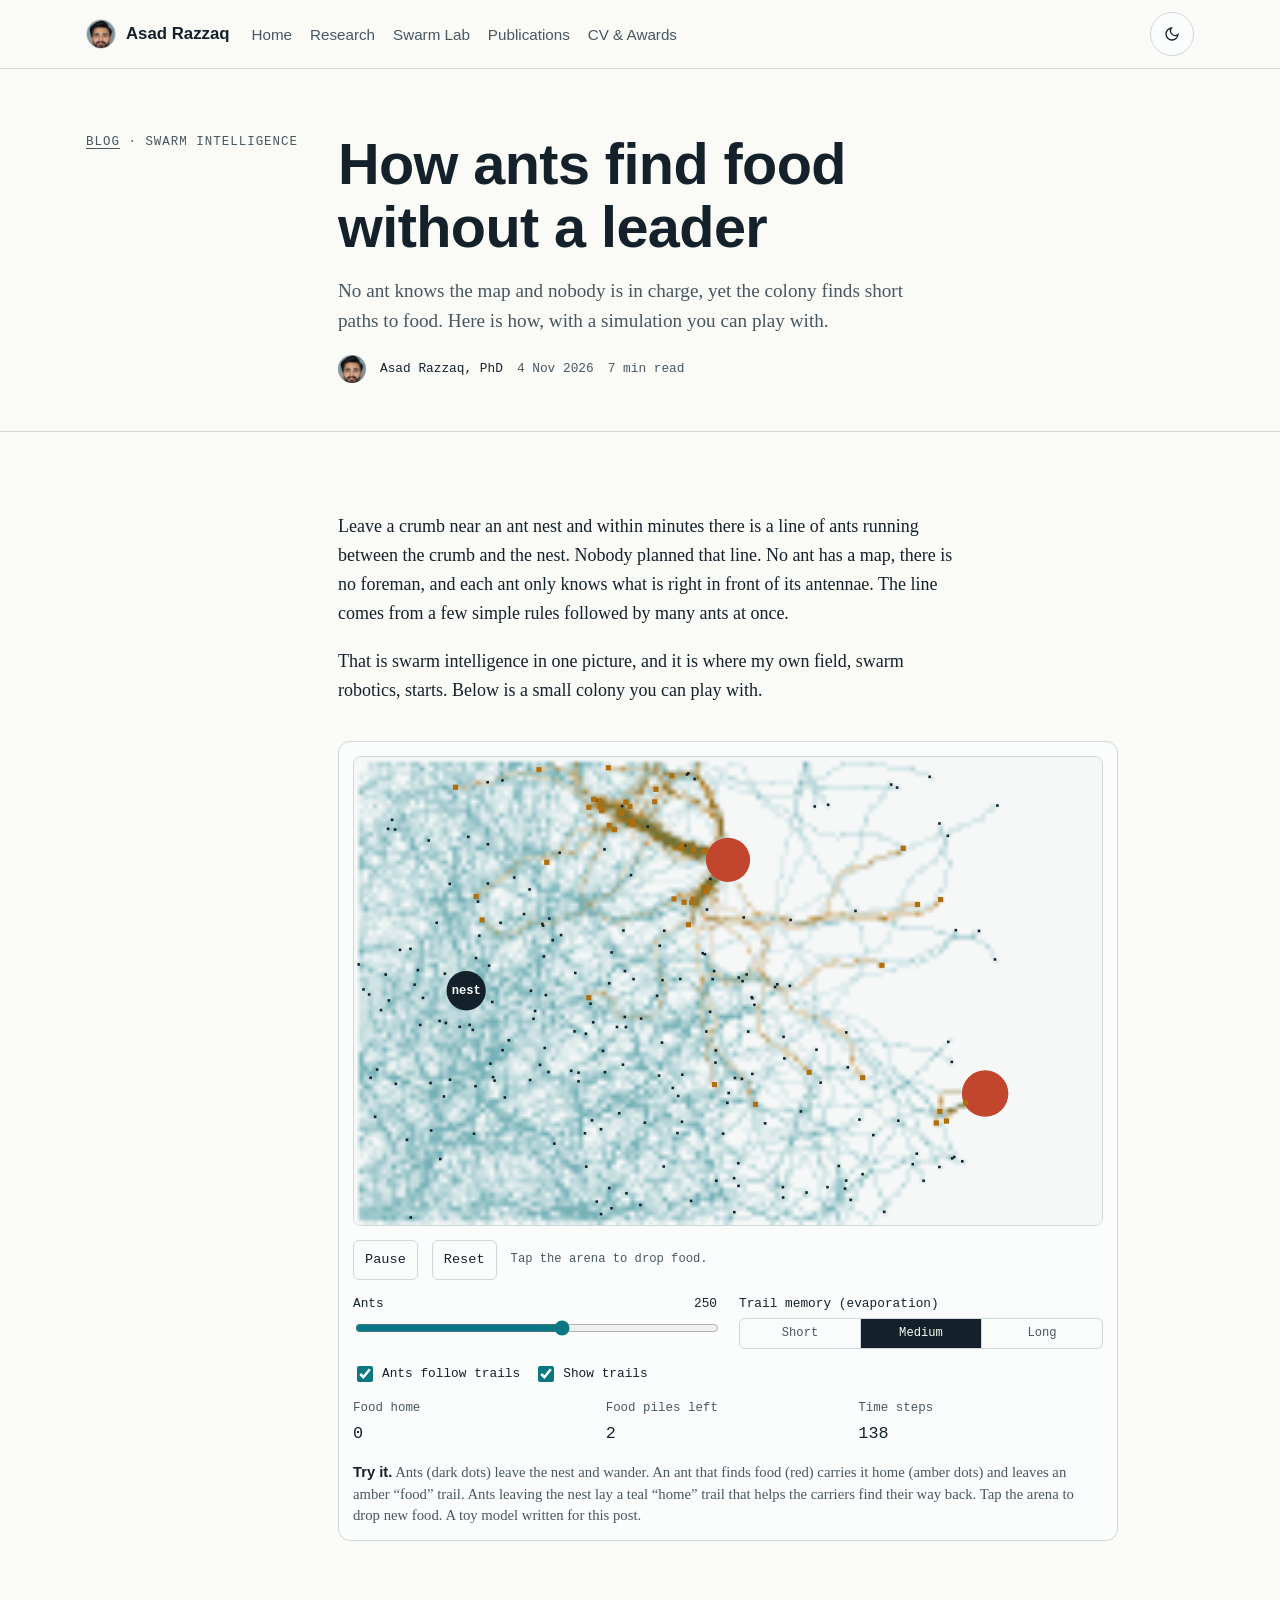
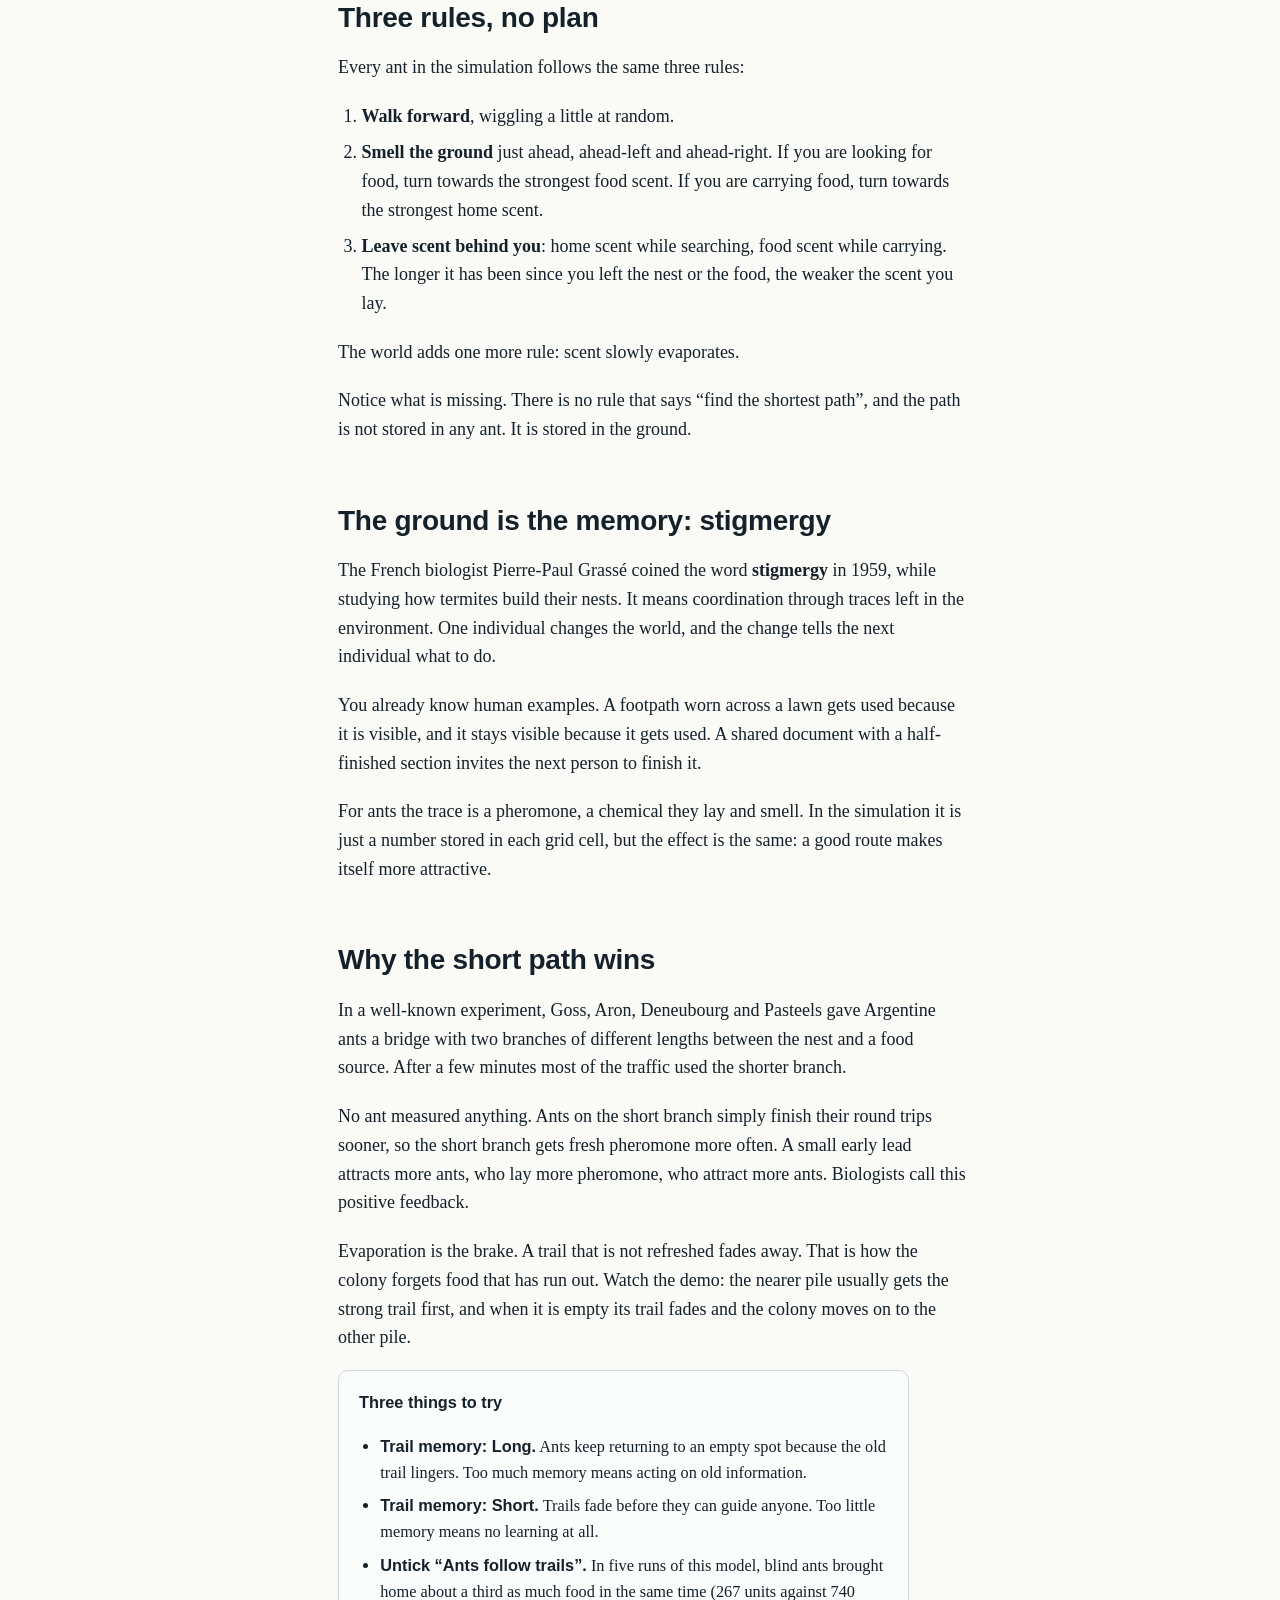
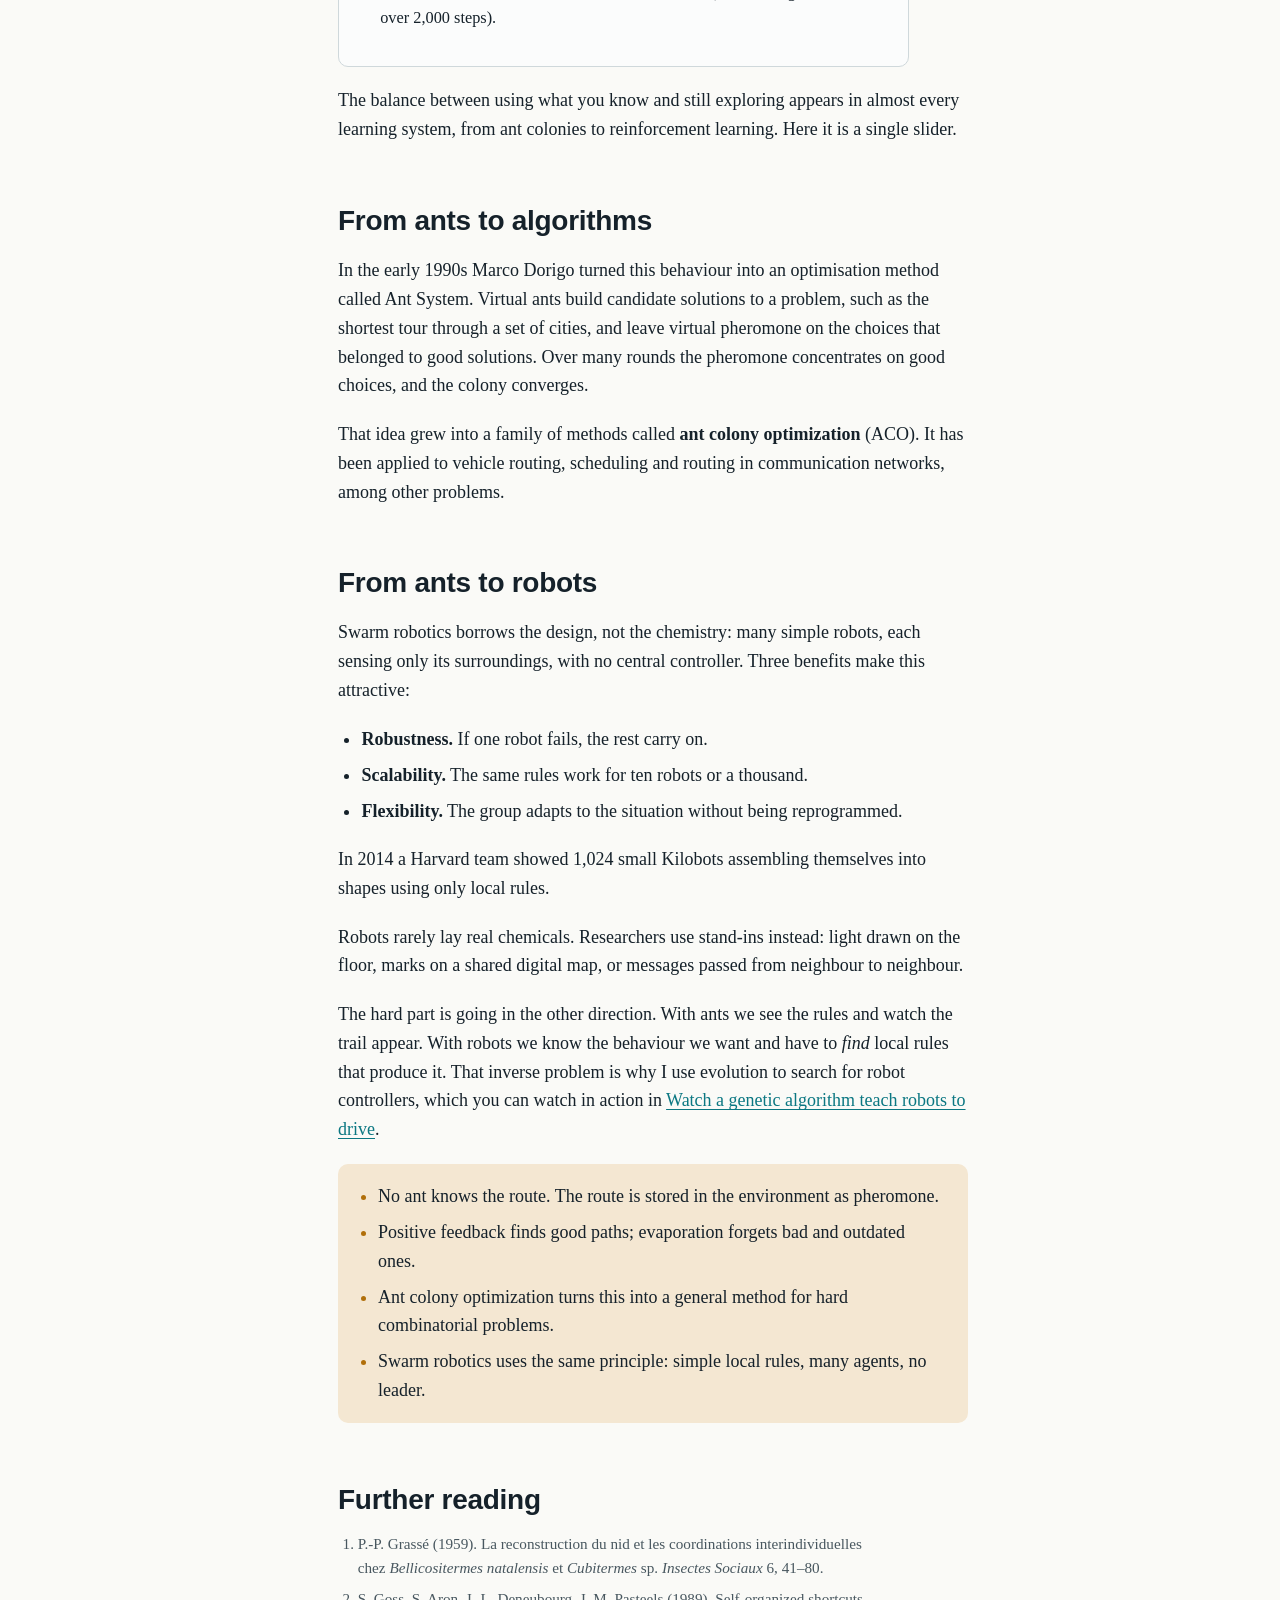
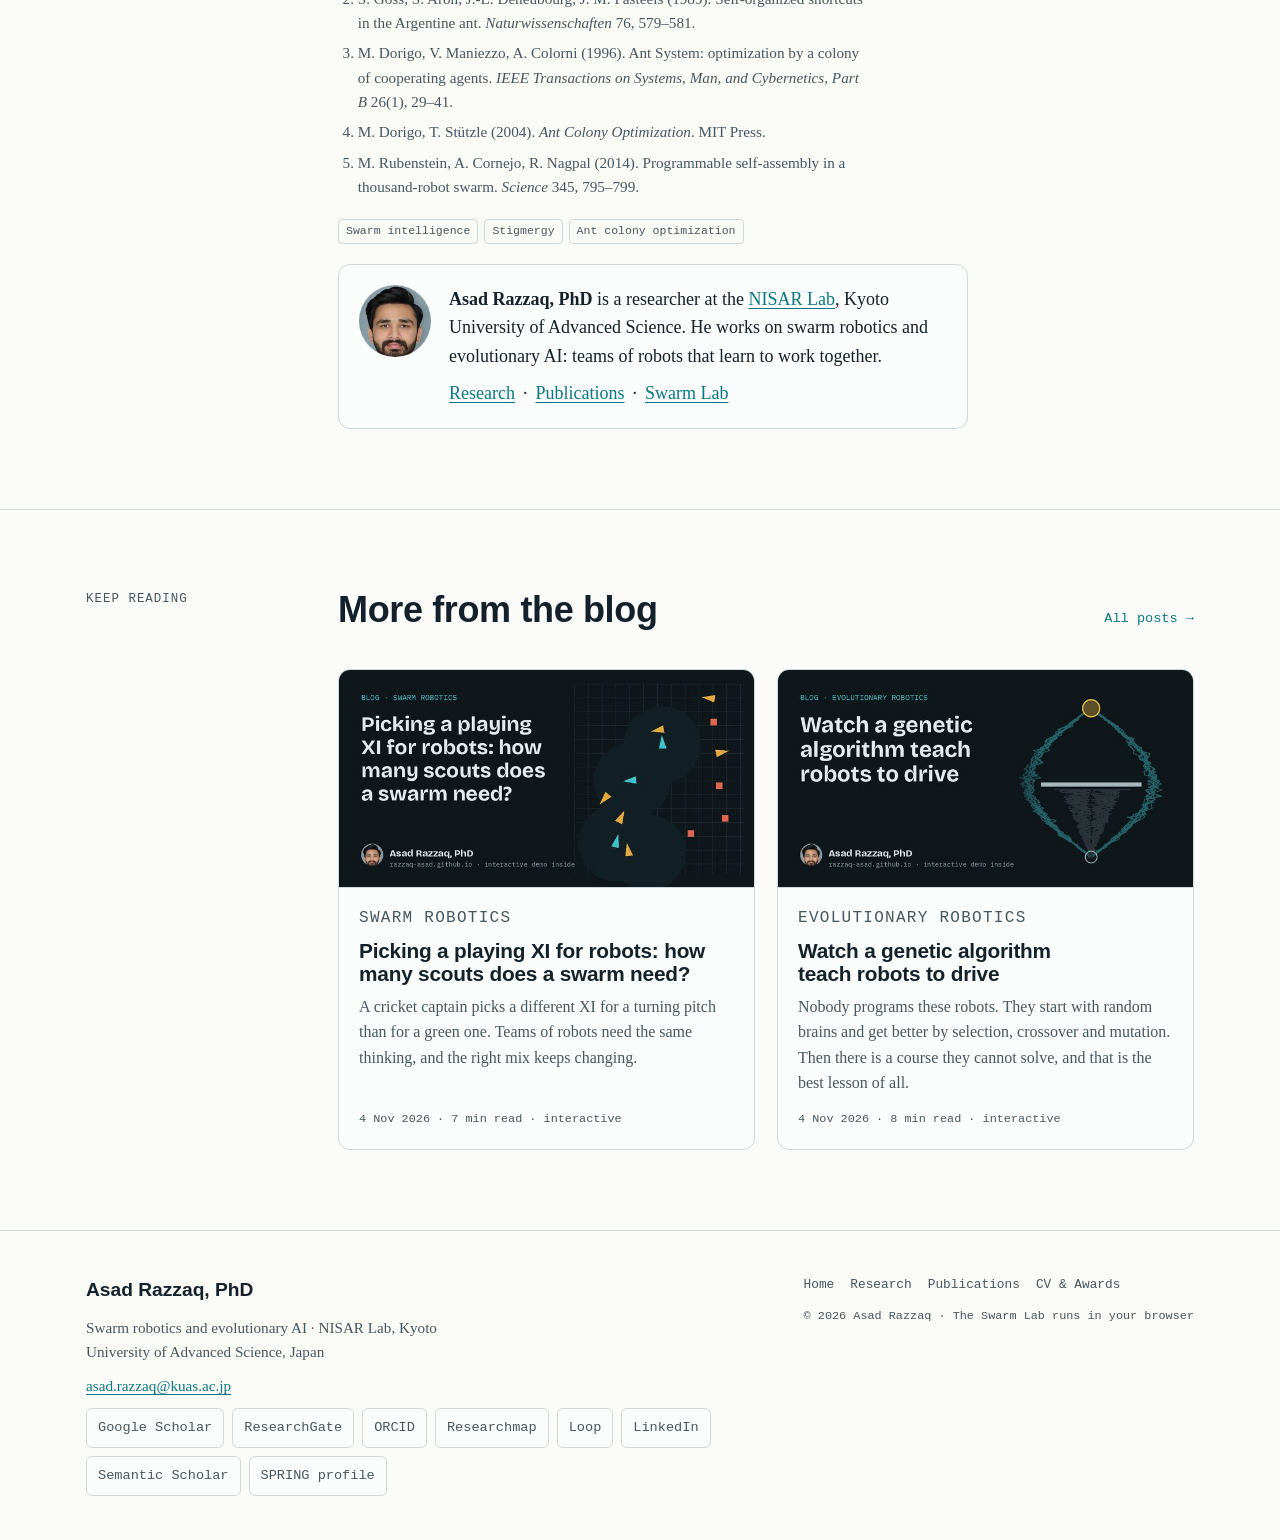
<file: blog-ants-swarm-intelligence.html>
<!doctype html>
<html lang="en">
<head>
<meta charset="utf-8">
<meta name="viewport" content="width=device-width, initial-scale=1, viewport-fit=cover">
<title>How Ants Find Food Without a Leader · Swarm Intelligence Explained</title>
<meta name="description" content="No ant knows the map, yet the colony finds short paths to food. Play with a live simulation of pheromone trails, stigmergy and ant colony optimization.">
<meta name="author" content="Asad Razzaq">
<link rel="canonical" href="https://razzaq-asad.github.io/blog-ants-swarm-intelligence.html">
<meta property="og:type" content="article">
<meta property="og:site_name" content="Asad Razzaq, PhD">
<meta property="og:title" content="How Ants Find Food Without a Leader · Swarm Intelligence Explained">
<meta property="og:description" content="No ant knows the map, yet the colony finds short paths to food. Play with a live simulation of pheromone trails, stigmergy and ant colony optimization.">
<meta property="og:url" content="https://razzaq-asad.github.io/blog-ants-swarm-intelligence.html">
<meta property="og:image" content="https://razzaq-asad.github.io/assets/blog/ants-swarm-intelligence.jpg">
<meta property="og:image:width" content="1200">
<meta property="og:image:height" content="630">
<meta property="og:image:alt" content="How ants find food without a leader">
<meta property="article:published_time" content="2026-11-04T09:00:00+09:00">
<meta property="article:modified_time" content="2026-11-04T09:00:00+09:00">
<meta property="article:author" content="https://razzaq-asad.github.io/">
<meta property="article:section" content="Swarm intelligence">
<meta property="article:tag" content="Swarm intelligence">
<meta property="article:tag" content="Stigmergy">
<meta property="article:tag" content="Ant colony optimization">
<meta name="keywords" content="swarm intelligence, how do ants find food, stigmergy, pheromone trails, ant colony optimization, emergent behavior, swarm robotics">
<meta property="og:locale" content="en_US">
<meta name="twitter:card" content="summary_large_image">
<meta name="twitter:title" content="How Ants Find Food Without a Leader · Swarm Intelligence Explained">
<meta name="twitter:description" content="No ant knows the map, yet the colony finds short paths to food. Play with a live simulation of pheromone trails, stigmergy and ant colony optimization.">
<meta name="twitter:image" content="https://razzaq-asad.github.io/assets/blog/ants-swarm-intelligence.jpg">
<meta name="robots" content="noindex, follow"><!-- BLOG HIDDEN: to show this page in Google again, change "noindex, follow" to "index, follow, max-image-preview:large" -->
<link rel="me" href="https://scholar.google.com/citations?user=ZE91v18AAAAJ">
<link rel="me" href="https://www.researchgate.net/profile/Asad-Razzaq">
<link rel="me" href="https://orcid.org/0009-0004-9389-3481">
<link rel="me" href="https://www.linkedin.com/in/asadrazzaqphd/">
<link rel="me" href="https://www.semanticscholar.org/author/2238456971">
<link rel="me" href="https://promotion-research.ctg.u-toyama.ac.jp/spring-student/razzaq_r5">
<script type="application/ld+json">{"@context": "https://schema.org", "@graph": [{"@type": "WebSite", "@id": "https://razzaq-asad.github.io/#website", "url": "https://razzaq-asad.github.io/", "name": "Asad Razzaq, PhD", "description": "Personal academic website of Dr. Asad Razzaq, researcher in swarm robotics and evolutionary AI.", "publisher": {"@id": "https://razzaq-asad.github.io/#person"}, "inLanguage": "en"}, {"@type": "Person", "@id": "https://razzaq-asad.github.io/#person", "name": "Asad Razzaq", "url": "https://razzaq-asad.github.io/"}, {"@type": "WebPage", "@id": "https://razzaq-asad.github.io/blog-ants-swarm-intelligence.html#webpage", "url": "https://razzaq-asad.github.io/blog-ants-swarm-intelligence.html", "name": "How Ants Find Food Without a Leader · Swarm Intelligence Explained", "description": "No ant knows the map, yet the colony finds short paths to food. Play with a live simulation of pheromone trails, stigmergy and ant colony optimization.", "inLanguage": "en", "isPartOf": {"@id": "https://razzaq-asad.github.io/#website"}, "about": {"@id": "https://razzaq-asad.github.io/#person"}, "author": {"@id": "https://razzaq-asad.github.io/#person"}, "dateModified": "2026-11-04T09:00:00+09:00", "breadcrumb": {"@type": "BreadcrumbList", "itemListElement": [{"@type": "ListItem", "position": 1, "name": "Home", "item": "https://razzaq-asad.github.io/"}, {"@type": "ListItem", "position": 2, "name": "Blog", "item": "https://razzaq-asad.github.io/blog.html"}, {"@type": "ListItem", "position": 3, "name": "How ants find food without a leader", "item": "https://razzaq-asad.github.io/blog-ants-swarm-intelligence.html"}]}, "primaryImageOfPage": {"@type": "ImageObject", "url": "https://razzaq-asad.github.io/assets/blog/ants-swarm-intelligence.jpg"}}, {"@type": "BlogPosting", "@id": "https://razzaq-asad.github.io/blog-ants-swarm-intelligence.html#article", "headline": "How ants find food without a leader", "description": "No ant knows the map, yet the colony finds short paths to food. Play with a live simulation of pheromone trails, stigmergy and ant colony optimization.", "image": ["https://razzaq-asad.github.io/assets/blog/ants-swarm-intelligence.jpg"], "datePublished": "2026-11-04T09:00:00+09:00", "dateModified": "2026-11-04T09:00:00+09:00", "author": {"@id": "https://razzaq-asad.github.io/#person"}, "publisher": {"@id": "https://razzaq-asad.github.io/#person"}, "mainEntityOfPage": {"@id": "https://razzaq-asad.github.io/blog-ants-swarm-intelligence.html#webpage"}, "isPartOf": {"@id": "https://razzaq-asad.github.io/blog.html#blog"}, "keywords": "swarm intelligence, how do ants find food, stigmergy, pheromone trails, ant colony optimization, emergent behavior, swarm robotics", "articleSection": "Swarm intelligence", "about": [{"@type": "Thing", "name": "Swarm intelligence"}, {"@type": "Thing", "name": "Stigmergy"}, {"@type": "Thing", "name": "Ant colony optimization"}], "wordCount": 1048, "inLanguage": "en"}]}</script>
<meta name="theme-color" content="#0B7782">
<link rel="icon" href="data:image/svg+xml,%3Csvg xmlns='http://www.w3.org/2000/svg' viewBox='0 0 32 32'%3E%3Crect width='32' height='32' rx='6' fill='%230B7782'/%3E%3Ccircle cx='10' cy='12' r='3' fill='%23fff'/%3E%3Ccircle cx='21' cy='9' r='3' fill='%23E5A93C'/%3E%3Ccircle cx='16' cy='21' r='3' fill='%23E5A93C'/%3E%3Ccircle cx='24' cy='22' r='3' fill='%23fff'/%3E%3C/svg%3E">
<!-- BLOG HIDDEN: <link rel="alternate" type="application/rss+xml" title="Asad Razzaq, PhD: blog" href="https://razzaq-asad.github.io/feed.xml"> -->
<link rel="stylesheet" href="assets/site.css?v=20261106">
<script>try{var t=localStorage.getItem("theme");if(t==="light"||t==="dark")document.documentElement.dataset.theme=t}catch(e){}</script>

</head>
<body>
<a class="skip" href="#main">Skip to content</a>
<nav class="nav" aria-label="Main">
  <div class="wrap">
    <a class="brand" href="index.html" aria-label="Asad Razzaq, home"><img src="assets/asad-avatar.jpg?v=2" alt="" width="30" height="30"><span>Asad Razzaq</span></a>
    <ul id="nav-links">
      <li><a href="index.html">Home</a></li>
      <li><a href="research.html">Research</a></li>
      <li><a href="research.html#lab">Swarm Lab</a></li>
      <li><a href="publications.html">Publications</a></li>
      <!-- BLOG HIDDEN: <li><a href="blog.html" aria-current="page">Blog</a></li> -->
      <!-- GALLERY HIDDEN: <li><a href="gallery.html">Gallery</a></li> -->
      <li><a href="cv.html">CV & Awards</a></li>
    </ul>
    <button class="menu-btn" type="button" aria-expanded="false" aria-controls="nav-links" aria-label="Open menu"><svg viewBox="0 0 24 24" fill="none" stroke="currentColor" stroke-width="2" stroke-linecap="round" aria-hidden="true"><path d="M4 7h16M4 12h16M4 17h16"/></svg></button>
    <button class="theme-btn" type="button" aria-label="Switch theme"></button>
  </div>
</nav>
<main id="main">
<article class="post">
<header class="page-head post-head">
  <div class="wrap">
    <p class="eyebrow"><a href="blog.html" style="color:inherit">Blog</a> · Swarm intelligence</p>
    <div>
      <h1>How ants find food without a leader</h1>
      <p class="lead">No ant knows the map and nobody is in charge, yet the colony finds short paths to food. Here is how, with a simulation you can play with.</p>
      <p class="byline"><img src="assets/asad-avatar.jpg?v=2" alt="" width="28" height="28"><a href="index.html" rel="author">Asad Razzaq, PhD</a><time datetime="2026-11-04">4 Nov 2026</time><span>7 min read</span></p>
    </div>
  </div>
</header>
<section class="sec" style="border-top:0">
  <div class="wrap">
    <div class="prose">

<p>Leave a crumb near an ant nest and within minutes there is a line of ants running between the crumb and the nest. Nobody planned that line. No ant has a map, there is no foreman, and each ant only knows what is right in front of its antennae. The line comes from a few simple rules followed by many ants at once.</p>
<p>That is swarm intelligence in one picture, and it is where my own field, swarm robotics, starts. Below is a small colony you can play with.</p>
<figure class="demo" data-demo="ants" aria-label="Interactive ant colony simulation">
  <div class="demo-ui"></div>
  <figcaption><b>Try it.</b> Ants (dark dots) leave the nest and wander. An ant that finds food (red) carries it home (amber dots) and leaves an amber “food” trail. Ants leaving the nest lay a teal “home” trail that helps the carriers find their way back. Tap the arena to drop new food. A toy model written for this post.</figcaption>
</figure>

<h2>Three rules, no plan</h2>
<p>Every ant in the simulation follows the same three rules:</p>
<ol>
  <li><b>Walk forward</b>, wiggling a little at random.</li>
  <li><b>Smell the ground</b> just ahead, ahead-left and ahead-right. If you are looking for food, turn towards the strongest food scent. If you are carrying food, turn towards the strongest home scent.</li>
  <li><b>Leave scent behind you</b>: home scent while searching, food scent while carrying. The longer it has been since you left the nest or the food, the weaker the scent you lay.</li>
</ol>
<p>The world adds one more rule: scent slowly evaporates.</p>
<p>Notice what is missing. There is no rule that says “find the shortest path”, and the path is not stored in any ant. It is stored in the ground.</p>

<h2>The ground is the memory: stigmergy</h2>
<p>The French biologist Pierre-Paul Grassé coined the word <b>stigmergy</b> in 1959, while studying how termites build their nests. It means coordination through traces left in the environment. One individual changes the world, and the change tells the next individual what to do.</p>
<p>You already know human examples. A footpath worn across a lawn gets used because it is visible, and it stays visible because it gets used. A shared document with a half-finished section invites the next person to finish it.</p>
<p>For ants the trace is a pheromone, a chemical they lay and smell. In the simulation it is just a number stored in each grid cell, but the effect is the same: a good route makes itself more attractive.</p>

<h2>Why the short path wins</h2>
<p>In a well-known experiment, Goss, Aron, Deneubourg and Pasteels gave Argentine ants a bridge with two branches of different lengths between the nest and a food source. After a few minutes most of the traffic used the shorter branch.</p>
<p>No ant measured anything. Ants on the short branch simply finish their round trips sooner, so the short branch gets fresh pheromone more often. A small early lead attracts more ants, who lay more pheromone, who attract more ants. Biologists call this positive feedback.</p>
<p>Evaporation is the brake. A trail that is not refreshed fades away. That is how the colony forgets food that has run out. Watch the demo: the nearer pile usually gets the strong trail first, and when it is empty its trail fades and the colony moves on to the other pile.</p>

<div class="callout"><b>Three things to try</b>
<ul>
  <li><b>Trail memory: Long.</b> Ants keep returning to an empty spot because the old trail lingers. Too much memory means acting on old information.</li>
  <li><b>Trail memory: Short.</b> Trails fade before they can guide anyone. Too little memory means no learning at all.</li>
  <li><b>Untick “Ants follow trails”.</b> In five runs of this model, blind ants brought home about a third as much food in the same time (267 units against 740 over 2,000 steps).</li>
</ul></div>
<p>The balance between using what you know and still exploring appears in almost every learning system, from ant colonies to reinforcement learning. Here it is a single slider.</p>

<h2>From ants to algorithms</h2>
<p>In the early 1990s Marco Dorigo turned this behaviour into an optimisation method called Ant System. Virtual ants build candidate solutions to a problem, such as the shortest tour through a set of cities, and leave virtual pheromone on the choices that belonged to good solutions. Over many rounds the pheromone concentrates on good choices, and the colony converges.</p>
<p>That idea grew into a family of methods called <b>ant colony optimization</b> (ACO). It has been applied to vehicle routing, scheduling and routing in communication networks, among other problems.</p>

<h2>From ants to robots</h2>
<p>Swarm robotics borrows the design, not the chemistry: many simple robots, each sensing only its surroundings, with no central controller. Three benefits make this attractive:</p>
<ul>
  <li><b>Robustness.</b> If one robot fails, the rest carry on.</li>
  <li><b>Scalability.</b> The same rules work for ten robots or a thousand.</li>
  <li><b>Flexibility.</b> The group adapts to the situation without being reprogrammed.</li>
</ul>
<p>In 2014 a Harvard team showed 1,024 small Kilobots assembling themselves into shapes using only local rules.</p>
<p>Robots rarely lay real chemicals. Researchers use stand-ins instead: light drawn on the floor, marks on a shared digital map, or messages passed from neighbour to neighbour.</p>
<p>The hard part is going in the other direction. With ants we see the rules and watch the trail appear. With robots we know the behaviour we want and have to <em>find</em> local rules that produce it. That inverse problem is why I use evolution to search for robot controllers, which you can watch in action in <a href="blog-genetic-algorithm-robots.html">Watch a genetic algorithm teach robots to drive</a>.</p>

<ul class="key-points">
  <li>No ant knows the route. The route is stored in the environment as pheromone.</li>
  <li>Positive feedback finds good paths; evaporation forgets bad and outdated ones.</li>
  <li>Ant colony optimization turns this into a general method for hard combinatorial problems.</li>
  <li>Swarm robotics uses the same principle: simple local rules, many agents, no leader.</li>
</ul>

<h2>Further reading</h2>
<ol class="refs"><li>P.-P. Grassé (1959). La reconstruction du nid et les coordinations interindividuelles chez <i>Bellicositermes natalensis</i> et <i>Cubitermes</i> sp. <i>Insectes Sociaux</i> 6, 41–80.</li><li>S. Goss, S. Aron, J.-L. Deneubourg, J. M. Pasteels (1989). Self-organized shortcuts in the Argentine ant. <i>Naturwissenschaften</i> 76, 579–581.</li><li>M. Dorigo, V. Maniezzo, A. Colorni (1996). Ant System: optimization by a colony of cooperating agents. <i>IEEE Transactions on Systems, Man, and Cybernetics, Part B</i> 26(1), 29–41.</li><li>M. Dorigo, T. Stützle (2004). <i>Ant Colony Optimization</i>. MIT Press.</li><li>M. Rubenstein, A. Cornejo, R. Nagpal (2014). Programmable self-assembly in a thousand-robot swarm. <i>Science</i> 345, 795–799.</li></ol>

      <div class="tags" aria-label="Topics"><span class="tag">Swarm intelligence</span><span class="tag">Stigmergy</span><span class="tag">Ant colony optimization</span></div>
      <aside class="author-box" aria-label="About the author">
        <img src="assets/asad-avatar.jpg?v=2" alt="Asad Razzaq" width="72" height="72" loading="lazy">
        <div><p><b>Asad Razzaq, PhD</b> is a researcher at the <a href="https://nisarlab.org/" target="_blank" rel="noopener">NISAR Lab</a>, Kyoto University of Advanced Science. He works on swarm robotics and evolutionary AI: teams of robots that learn to work together.</p>
        <p class="row"><a href="research.html">Research</a> · <a href="publications.html">Publications</a> · <a href="research.html#lab">Swarm Lab</a></p></div>
      </aside>
    </div>
  </div>
</section>
</article>
<section class="sec tint" aria-labelledby="h-more">
  <div class="wrap">
    <div class="sec-head"><p class="eyebrow">Keep reading</p><div class="head-row"><h2 id="h-more">More from the blog</h2><a class="arrow" href="blog.html">All posts</a></div></div>
    <div class="posts indent"><a class="post-card reveal" href="blog-robot-team-composition.html"><img src="assets/blog/robot-team-composition-card.jpg" alt="" width="720" height="378" loading="lazy"><div class="pc-body"><p class="eyebrow">Swarm robotics</p><h3>Picking a playing XI for robots: how many scouts does a swarm need?</h3><p>A cricket captain picks a different XI for a turning pitch than for a green one. Teams of robots need the same thinking, and the right mix keeps changing.</p><p class="pc-meta">4 Nov 2026 · 7 min read · interactive</p></div></a><a class="post-card reveal" href="blog-genetic-algorithm-robots.html"><img src="assets/blog/genetic-algorithm-robots-card.jpg" alt="" width="720" height="378" loading="lazy"><div class="pc-body"><p class="eyebrow">Evolutionary robotics</p><h3>Watch a genetic algorithm teach robots to drive</h3><p>Nobody programs these robots. They start with random brains and get better by selection, crossover and mutation. Then there is a course they cannot solve, and that is the best lesson of all.</p><p class="pc-meta">4 Nov 2026 · 8 min read · interactive</p></div></a></div>
  </div>
</section>
</main>
<footer>
  <div class="wrap">
    <div style="display:flex;flex-direction:column;gap:10px;min-width:0">
      <p class="fname">Asad Razzaq, PhD</p>
      <p class="muted" style="max-width:52ch">Swarm robotics and evolutionary AI · NISAR Lab, Kyoto University of Advanced Science, Japan</p>
      <p><a data-email href="mailto:asad.razzaq@kuas.ac.jp">asad.razzaq@kuas.ac.jp</a></p>
      <div class="links">
        <a class="btn small" data-link="scholar" href="https://scholar.google.com/citations?user=ZE91v18AAAAJ" target="_blank" rel="noopener">Google Scholar</a>
        <a class="btn small" data-link="researchgate" href="https://www.researchgate.net/profile/Asad-Razzaq" target="_blank" rel="noopener">ResearchGate</a>
        <a class="btn small" data-link="orcid" href="https://orcid.org/0009-0004-9389-3481" target="_blank" rel="noopener">ORCID</a>
        <a class="btn small" data-link="researchmap" href="https://researchmap.jp/asadrazzaq" target="_blank" rel="noopener">Researchmap</a>
        <a class="btn small" data-link="loop" href="https://loop.frontiersin.org/people/2528588/overview" target="_blank" rel="noopener">Loop</a>
        <a class="btn small" data-link="linkedin" href="https://www.linkedin.com/in/asadrazzaqphd/" target="_blank" rel="noopener">LinkedIn</a>
        <a class="btn small" data-link="semanticscholar" href="https://www.semanticscholar.org/author/2238456971" target="_blank" rel="noopener">Semantic Scholar</a>
        <a class="btn small" data-link="spring" href="https://promotion-research.ctg.u-toyama.ac.jp/spring-student/razzaq_r5" target="_blank" rel="noopener">SPRING profile</a>
        <a class="btn small" data-link="instagram" target="_blank" rel="noopener" hidden>Instagram</a>
      </div>
    </div>
    <div style="display:flex;flex-direction:column;gap:12px">
      <nav aria-label="Footer"><a href="index.html">Home</a> <a href="research.html">Research</a> <a href="publications.html">Publications</a> <!-- BLOG HIDDEN: <a href="blog.html">Blog</a> --> <!-- GALLERY HIDDEN: <a href="gallery.html">Gallery</a> --> <a href="cv.html">CV & Awards</a></nav>
      <p class="small">© <span data-year>2026</span> Asad Razzaq · The Swarm Lab runs in your browser</p>
    </div>
  </div>
</footer>

<script src="assets/config.js?v=20261106-profiles" defer></script>
<script src="assets/site.js?v=20261106" defer></script>
<script src="assets/blog.js" defer></script>
</body>
</html>
</file>
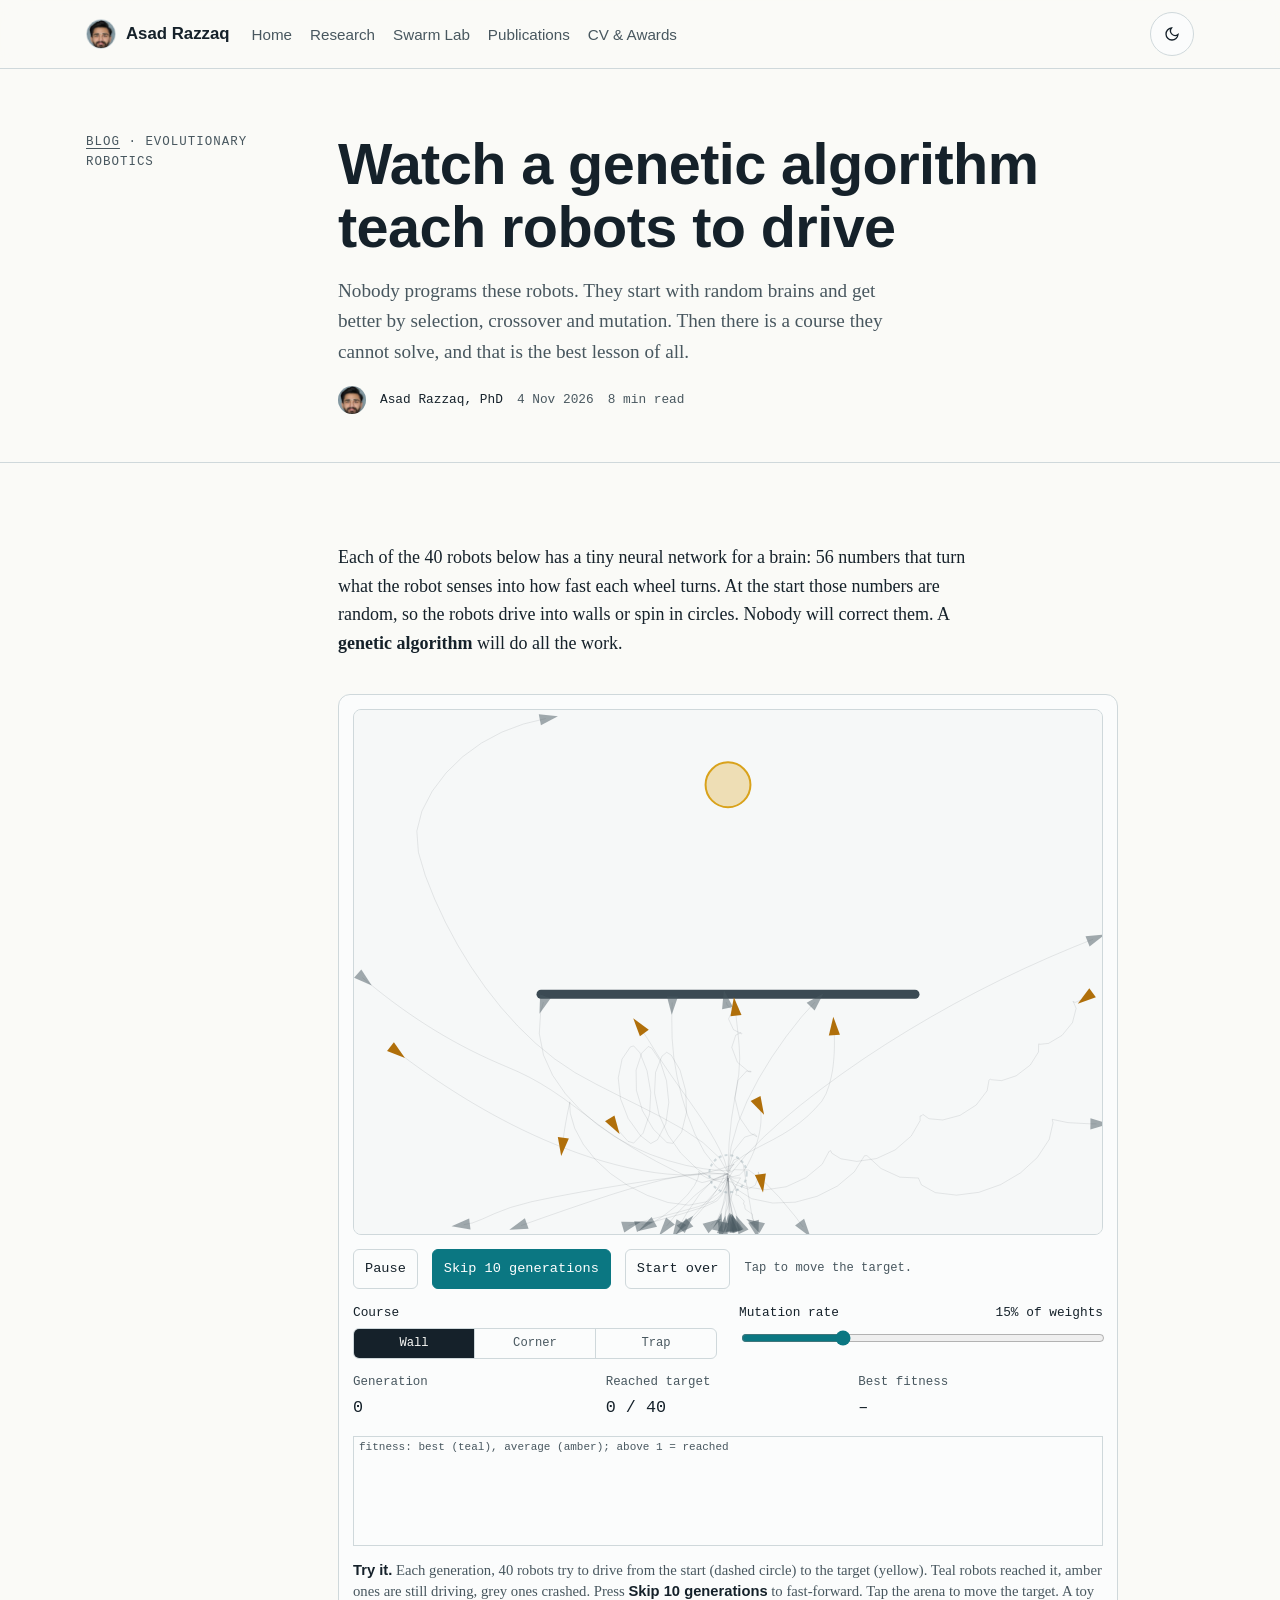
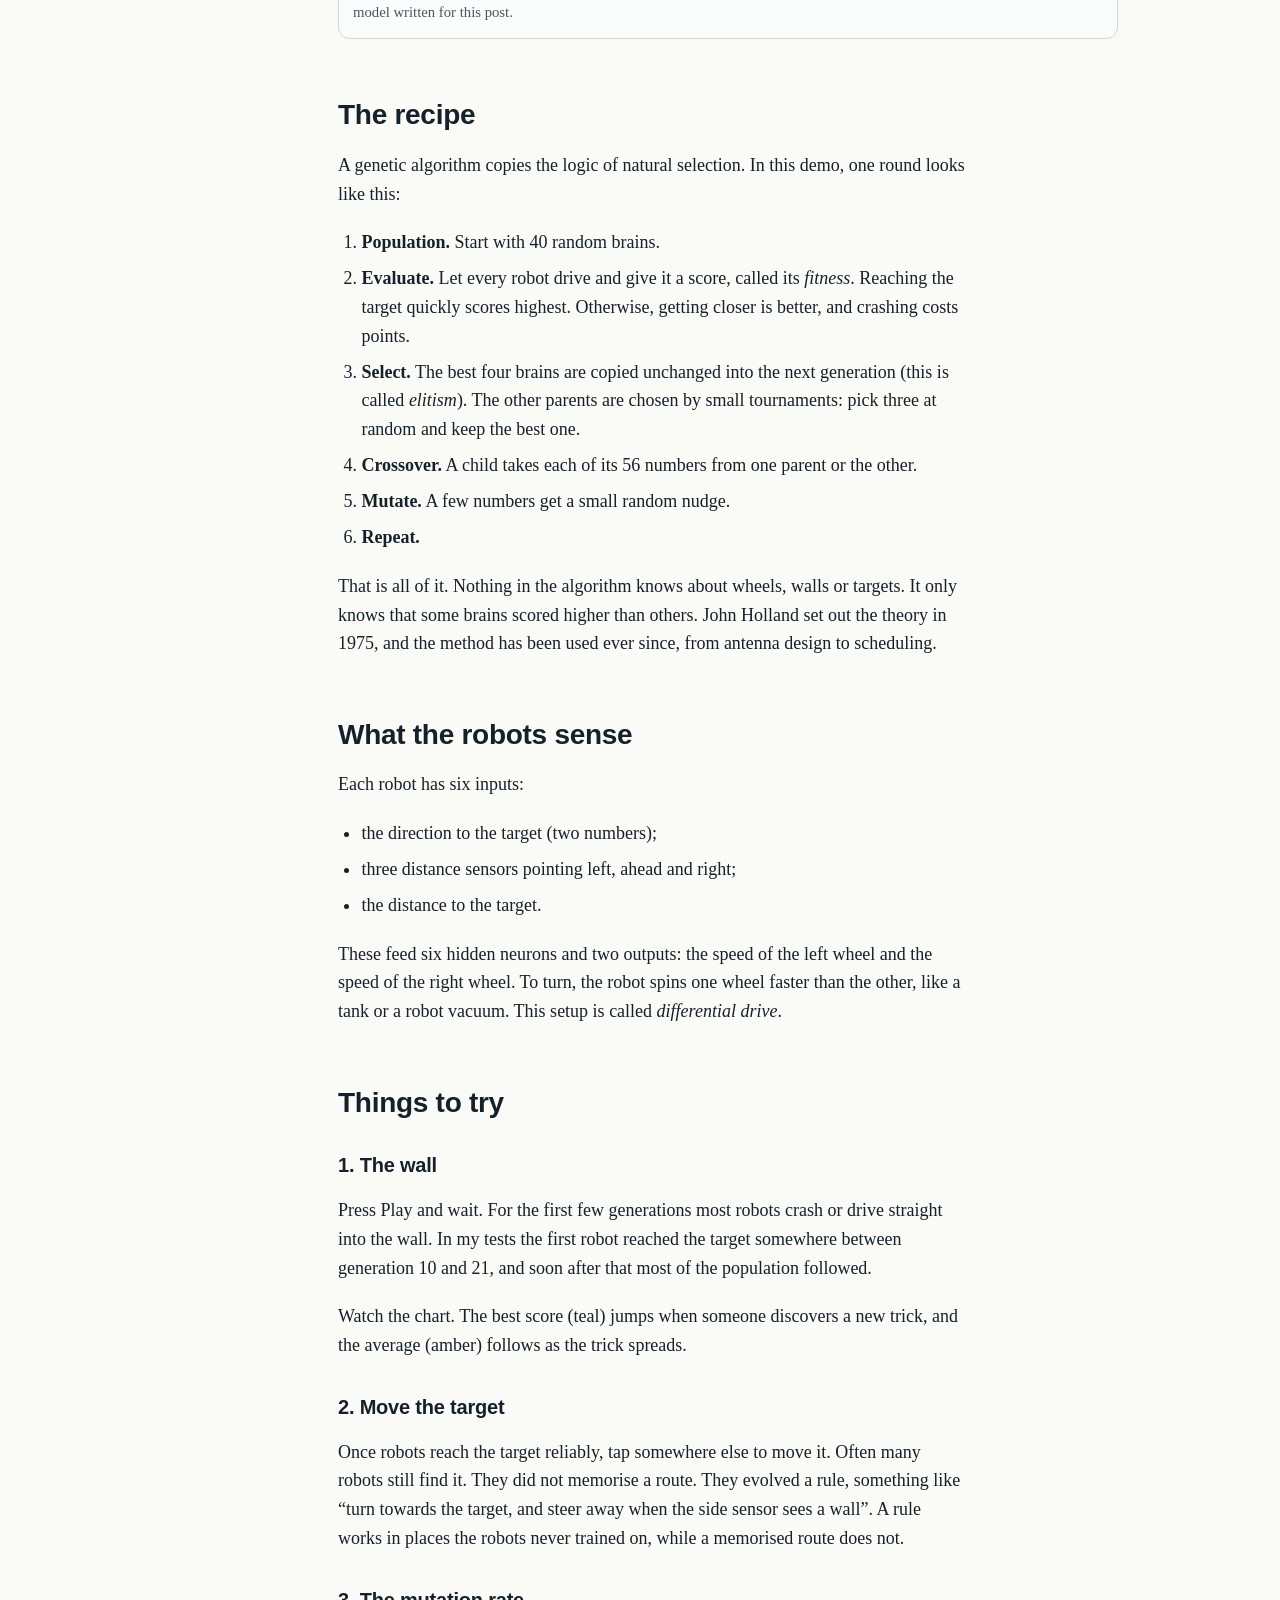
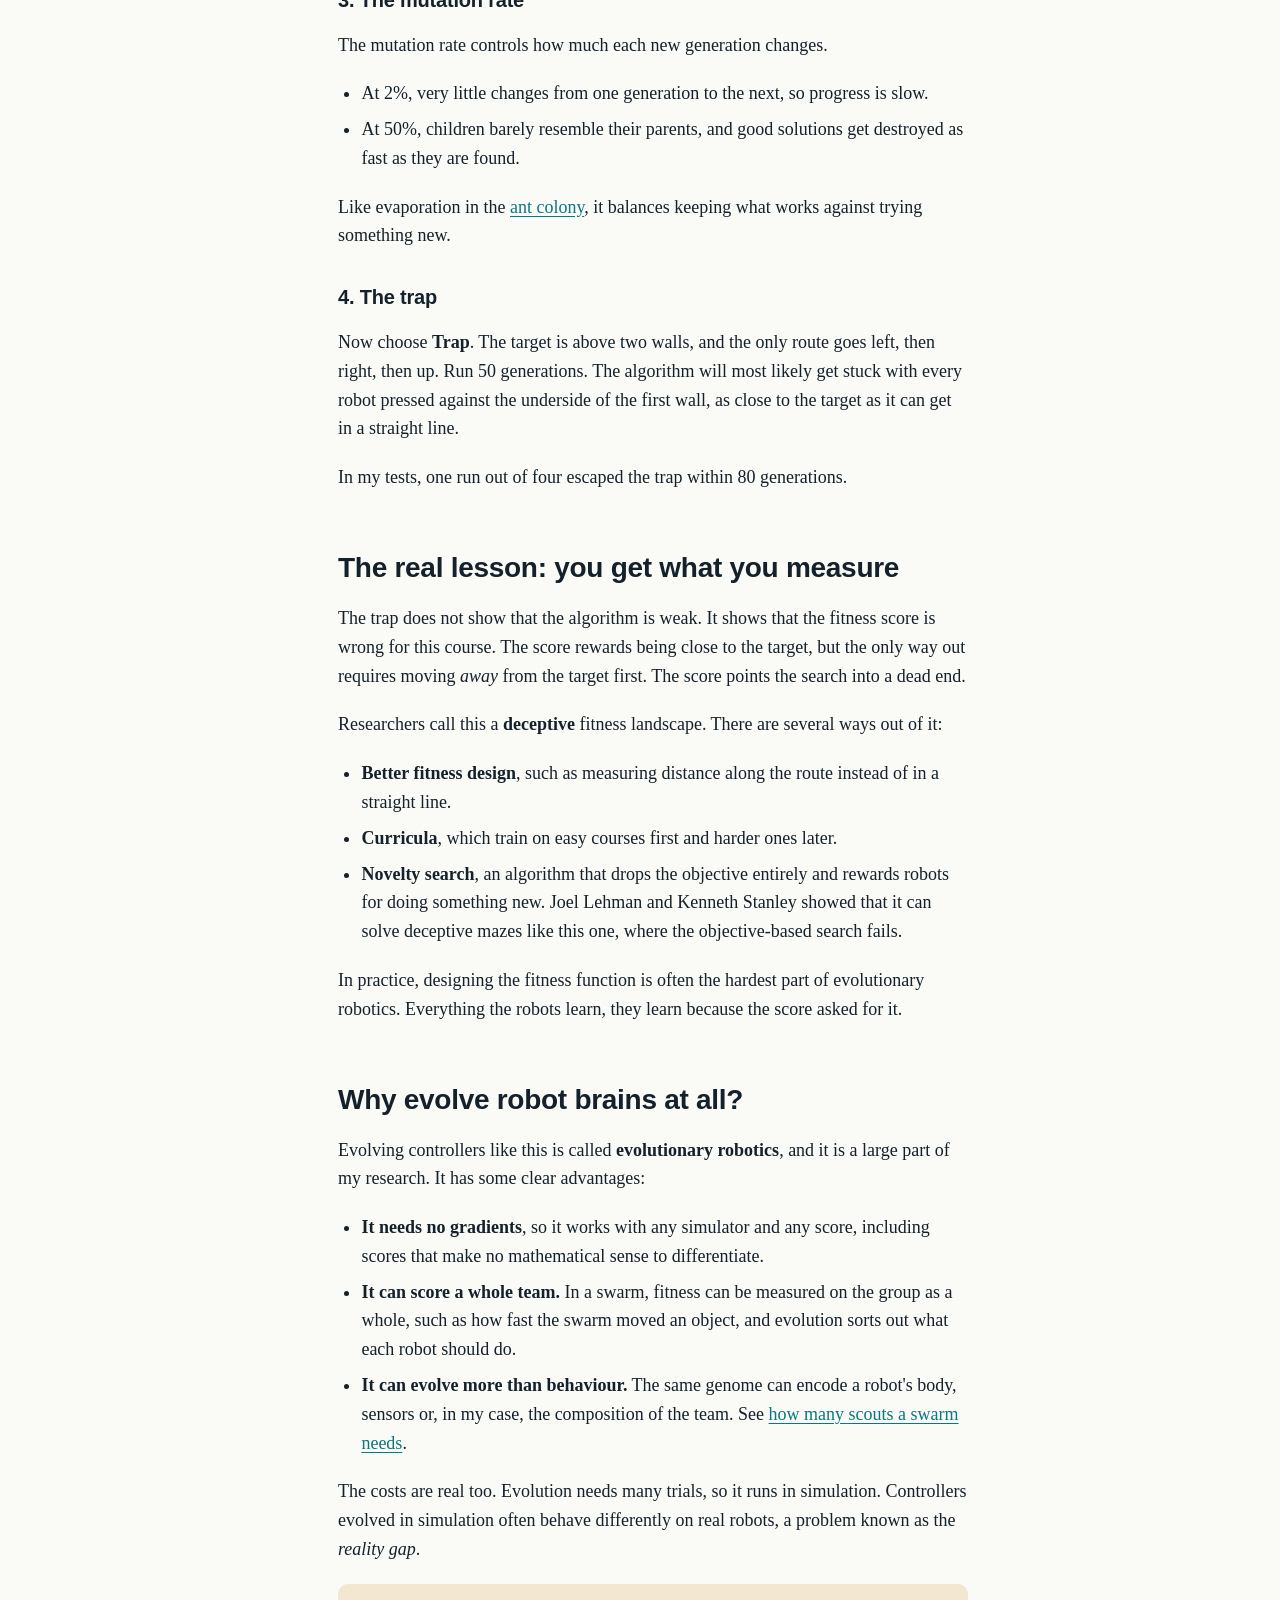
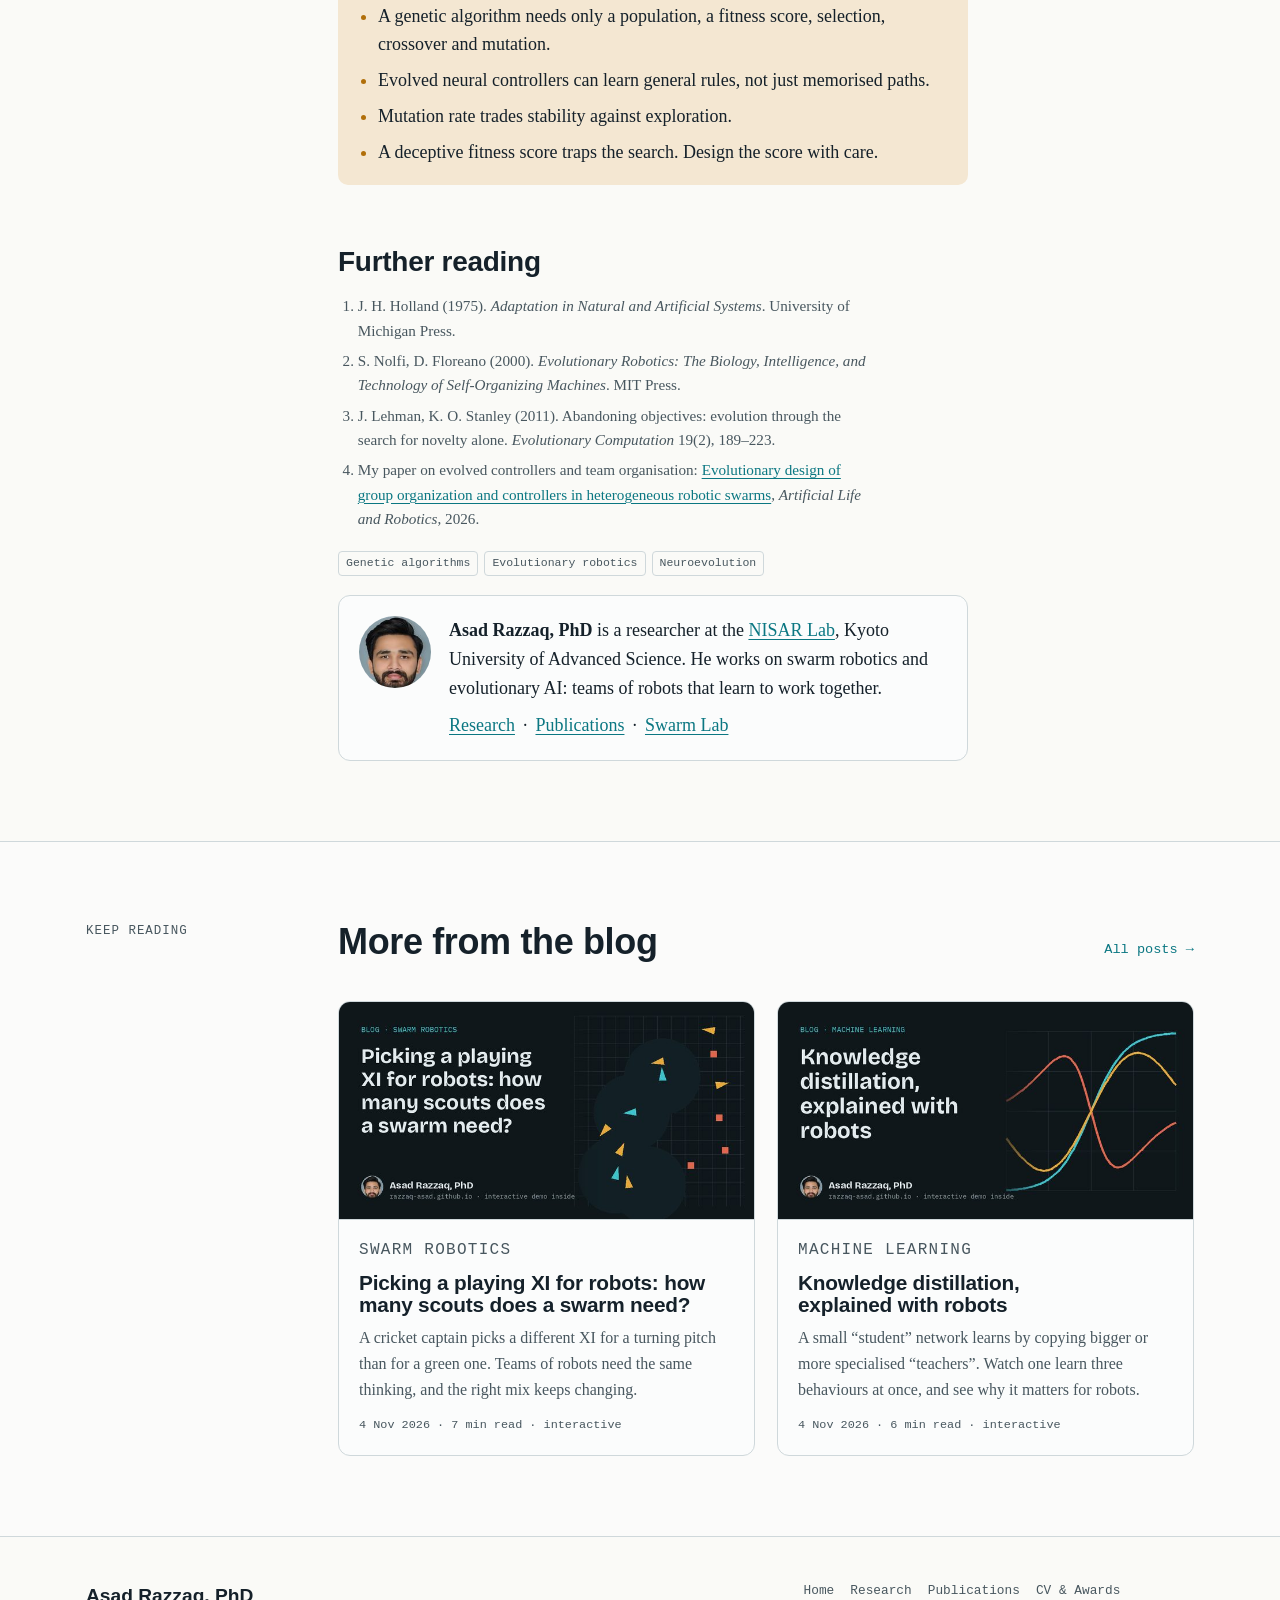
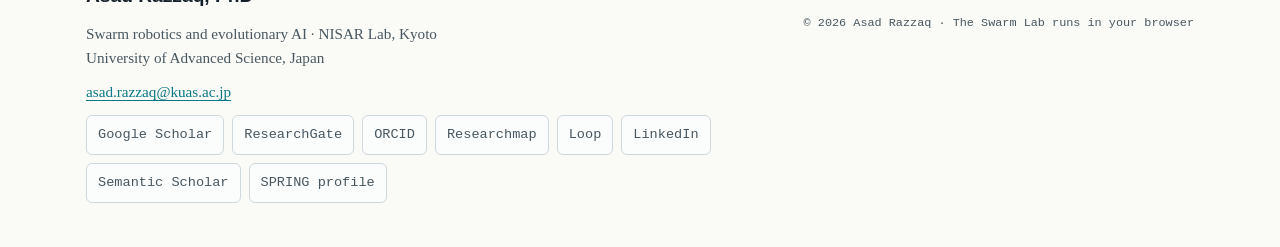
<file: blog-genetic-algorithm-robots.html>
<!doctype html>
<html lang="en">
<head>
<meta charset="utf-8">
<meta name="viewport" content="width=device-width, initial-scale=1, viewport-fit=cover">
<title>Genetic Algorithm Explained: Watch Robots Evolve to Drive</title>
<meta name="description" content="A genetic algorithm explained with 40 little robots. Watch neural network controllers improve generation by generation, then try the trap course that defeats them.">
<meta name="author" content="Asad Razzaq">
<link rel="canonical" href="https://razzaq-asad.github.io/blog-genetic-algorithm-robots.html">
<meta property="og:type" content="article">
<meta property="og:site_name" content="Asad Razzaq, PhD">
<meta property="og:title" content="Genetic Algorithm Explained: Watch Robots Evolve to Drive">
<meta property="og:description" content="A genetic algorithm explained with 40 little robots. Watch neural network controllers improve generation by generation, then try the trap course that defeats them.">
<meta property="og:url" content="https://razzaq-asad.github.io/blog-genetic-algorithm-robots.html">
<meta property="og:image" content="https://razzaq-asad.github.io/assets/blog/genetic-algorithm-robots.jpg">
<meta property="og:image:width" content="1200">
<meta property="og:image:height" content="630">
<meta property="og:image:alt" content="Watch a genetic algorithm teach robots to drive">
<meta property="article:published_time" content="2026-11-04T09:00:00+09:00">
<meta property="article:modified_time" content="2026-11-04T09:00:00+09:00">
<meta property="article:author" content="https://razzaq-asad.github.io/">
<meta property="article:section" content="Evolutionary robotics">
<meta property="article:tag" content="Genetic algorithms">
<meta property="article:tag" content="Evolutionary robotics">
<meta property="article:tag" content="Neuroevolution">
<meta name="keywords" content="genetic algorithm explained, genetic algorithm visualization, evolutionary robotics, neuroevolution, evolving neural networks, fitness function, deceptive fitness">
<meta property="og:locale" content="en_US">
<meta name="twitter:card" content="summary_large_image">
<meta name="twitter:title" content="Genetic Algorithm Explained: Watch Robots Evolve to Drive">
<meta name="twitter:description" content="A genetic algorithm explained with 40 little robots. Watch neural network controllers improve generation by generation, then try the trap course that defeats them.">
<meta name="twitter:image" content="https://razzaq-asad.github.io/assets/blog/genetic-algorithm-robots.jpg">
<meta name="robots" content="noindex, follow"><!-- BLOG HIDDEN: to show this page in Google again, change "noindex, follow" to "index, follow, max-image-preview:large" -->
<link rel="me" href="https://scholar.google.com/citations?user=ZE91v18AAAAJ">
<link rel="me" href="https://www.researchgate.net/profile/Asad-Razzaq">
<link rel="me" href="https://orcid.org/0009-0004-9389-3481">
<link rel="me" href="https://www.linkedin.com/in/asadrazzaqphd/">
<link rel="me" href="https://www.semanticscholar.org/author/2238456971">
<link rel="me" href="https://promotion-research.ctg.u-toyama.ac.jp/spring-student/razzaq_r5">
<script type="application/ld+json">{"@context": "https://schema.org", "@graph": [{"@type": "WebSite", "@id": "https://razzaq-asad.github.io/#website", "url": "https://razzaq-asad.github.io/", "name": "Asad Razzaq, PhD", "description": "Personal academic website of Dr. Asad Razzaq, researcher in swarm robotics and evolutionary AI.", "publisher": {"@id": "https://razzaq-asad.github.io/#person"}, "inLanguage": "en"}, {"@type": "Person", "@id": "https://razzaq-asad.github.io/#person", "name": "Asad Razzaq", "url": "https://razzaq-asad.github.io/"}, {"@type": "WebPage", "@id": "https://razzaq-asad.github.io/blog-genetic-algorithm-robots.html#webpage", "url": "https://razzaq-asad.github.io/blog-genetic-algorithm-robots.html", "name": "Genetic Algorithm Explained: Watch Robots Evolve to Drive", "description": "A genetic algorithm explained with 40 little robots. Watch neural network controllers improve generation by generation, then try the trap course that defeats them.", "inLanguage": "en", "isPartOf": {"@id": "https://razzaq-asad.github.io/#website"}, "about": {"@id": "https://razzaq-asad.github.io/#person"}, "author": {"@id": "https://razzaq-asad.github.io/#person"}, "dateModified": "2026-11-04T09:00:00+09:00", "breadcrumb": {"@type": "BreadcrumbList", "itemListElement": [{"@type": "ListItem", "position": 1, "name": "Home", "item": "https://razzaq-asad.github.io/"}, {"@type": "ListItem", "position": 2, "name": "Blog", "item": "https://razzaq-asad.github.io/blog.html"}, {"@type": "ListItem", "position": 3, "name": "Watch a genetic algorithm teach robots to drive", "item": "https://razzaq-asad.github.io/blog-genetic-algorithm-robots.html"}]}, "primaryImageOfPage": {"@type": "ImageObject", "url": "https://razzaq-asad.github.io/assets/blog/genetic-algorithm-robots.jpg"}}, {"@type": "BlogPosting", "@id": "https://razzaq-asad.github.io/blog-genetic-algorithm-robots.html#article", "headline": "Watch a genetic algorithm teach robots to drive", "description": "A genetic algorithm explained with 40 little robots. Watch neural network controllers improve generation by generation, then try the trap course that defeats them.", "image": ["https://razzaq-asad.github.io/assets/blog/genetic-algorithm-robots.jpg"], "datePublished": "2026-11-04T09:00:00+09:00", "dateModified": "2026-11-04T09:00:00+09:00", "author": {"@id": "https://razzaq-asad.github.io/#person"}, "publisher": {"@id": "https://razzaq-asad.github.io/#person"}, "mainEntityOfPage": {"@id": "https://razzaq-asad.github.io/blog-genetic-algorithm-robots.html#webpage"}, "isPartOf": {"@id": "https://razzaq-asad.github.io/blog.html#blog"}, "keywords": "genetic algorithm explained, genetic algorithm visualization, evolutionary robotics, neuroevolution, evolving neural networks, fitness function, deceptive fitness", "articleSection": "Evolutionary robotics", "about": [{"@type": "Thing", "name": "Genetic algorithms"}, {"@type": "Thing", "name": "Evolutionary robotics"}, {"@type": "Thing", "name": "Neuroevolution"}], "wordCount": 1050, "inLanguage": "en"}]}</script>
<meta name="theme-color" content="#0B7782">
<link rel="icon" href="data:image/svg+xml,%3Csvg xmlns='http://www.w3.org/2000/svg' viewBox='0 0 32 32'%3E%3Crect width='32' height='32' rx='6' fill='%230B7782'/%3E%3Ccircle cx='10' cy='12' r='3' fill='%23fff'/%3E%3Ccircle cx='21' cy='9' r='3' fill='%23E5A93C'/%3E%3Ccircle cx='16' cy='21' r='3' fill='%23E5A93C'/%3E%3Ccircle cx='24' cy='22' r='3' fill='%23fff'/%3E%3C/svg%3E">
<!-- BLOG HIDDEN: <link rel="alternate" type="application/rss+xml" title="Asad Razzaq, PhD: blog" href="https://razzaq-asad.github.io/feed.xml"> -->
<link rel="stylesheet" href="assets/site.css?v=20261106">
<script>try{var t=localStorage.getItem("theme");if(t==="light"||t==="dark")document.documentElement.dataset.theme=t}catch(e){}</script>

</head>
<body>
<a class="skip" href="#main">Skip to content</a>
<nav class="nav" aria-label="Main">
  <div class="wrap">
    <a class="brand" href="index.html" aria-label="Asad Razzaq, home"><img src="assets/asad-avatar.jpg?v=2" alt="" width="30" height="30"><span>Asad Razzaq</span></a>
    <ul id="nav-links">
      <li><a href="index.html">Home</a></li>
      <li><a href="research.html">Research</a></li>
      <li><a href="research.html#lab">Swarm Lab</a></li>
      <li><a href="publications.html">Publications</a></li>
      <!-- BLOG HIDDEN: <li><a href="blog.html" aria-current="page">Blog</a></li> -->
      <!-- GALLERY HIDDEN: <li><a href="gallery.html">Gallery</a></li> -->
      <li><a href="cv.html">CV & Awards</a></li>
    </ul>
    <button class="menu-btn" type="button" aria-expanded="false" aria-controls="nav-links" aria-label="Open menu"><svg viewBox="0 0 24 24" fill="none" stroke="currentColor" stroke-width="2" stroke-linecap="round" aria-hidden="true"><path d="M4 7h16M4 12h16M4 17h16"/></svg></button>
    <button class="theme-btn" type="button" aria-label="Switch theme"></button>
  </div>
</nav>
<main id="main">
<article class="post">
<header class="page-head post-head">
  <div class="wrap">
    <p class="eyebrow"><a href="blog.html" style="color:inherit">Blog</a> · Evolutionary robotics</p>
    <div>
      <h1>Watch a genetic algorithm teach robots to drive</h1>
      <p class="lead">Nobody programs these robots. They start with random brains and get better by selection, crossover and mutation. Then there is a course they cannot solve, and that is the best lesson of all.</p>
      <p class="byline"><img src="assets/asad-avatar.jpg?v=2" alt="" width="28" height="28"><a href="index.html" rel="author">Asad Razzaq, PhD</a><time datetime="2026-11-04">4 Nov 2026</time><span>8 min read</span></p>
    </div>
  </div>
</header>
<section class="sec" style="border-top:0">
  <div class="wrap">
    <div class="prose">

<p>Each of the 40 robots below has a tiny neural network for a brain: 56 numbers that turn what the robot senses into how fast each wheel turns. At the start those numbers are random, so the robots drive into walls or spin in circles. Nobody will correct them. A <b>genetic algorithm</b> will do all the work.</p>
<figure class="demo" data-demo="ga" aria-label="Interactive genetic algorithm simulation with evolving robots">
  <div class="demo-ui"></div>
  <figcaption><b>Try it.</b> Each generation, 40 robots try to drive from the start (dashed circle) to the target (yellow). Teal robots reached it, amber ones are still driving, grey ones crashed. Press <b>Skip 10 generations</b> to fast-forward. Tap the arena to move the target. A toy model written for this post.</figcaption>
</figure>

<h2>The recipe</h2>
<p>A genetic algorithm copies the logic of natural selection. In this demo, one round looks like this:</p>
<ol>
  <li><b>Population.</b> Start with 40 random brains.</li>
  <li><b>Evaluate.</b> Let every robot drive and give it a score, called its <em>fitness</em>. Reaching the target quickly scores highest. Otherwise, getting closer is better, and crashing costs points.</li>
  <li><b>Select.</b> The best four brains are copied unchanged into the next generation (this is called <em>elitism</em>). The other parents are chosen by small tournaments: pick three at random and keep the best one.</li>
  <li><b>Crossover.</b> A child takes each of its 56 numbers from one parent or the other.</li>
  <li><b>Mutate.</b> A few numbers get a small random nudge.</li>
  <li><b>Repeat.</b></li>
</ol>
<p>That is all of it. Nothing in the algorithm knows about wheels, walls or targets. It only knows that some brains scored higher than others. John Holland set out the theory in 1975, and the method has been used ever since, from antenna design to scheduling.</p>

<h2>What the robots sense</h2>
<p>Each robot has six inputs:</p>
<ul>
  <li>the direction to the target (two numbers);</li>
  <li>three distance sensors pointing left, ahead and right;</li>
  <li>the distance to the target.</li>
</ul>
<p>These feed six hidden neurons and two outputs: the speed of the left wheel and the speed of the right wheel. To turn, the robot spins one wheel faster than the other, like a tank or a robot vacuum. This setup is called <em>differential drive</em>.</p>

<h2>Things to try</h2>
<h3>1. The wall</h3>
<p>Press Play and wait. For the first few generations most robots crash or drive straight into the wall. In my tests the first robot reached the target somewhere between generation 10 and 21, and soon after that most of the population followed.</p>
<p>Watch the chart. The best score (teal) jumps when someone discovers a new trick, and the average (amber) follows as the trick spreads.</p>
<h3>2. Move the target</h3>
<p>Once robots reach the target reliably, tap somewhere else to move it. Often many robots still find it. They did not memorise a route. They evolved a rule, something like “turn towards the target, and steer away when the side sensor sees a wall”. A rule works in places the robots never trained on, while a memorised route does not.</p>
<h3>3. The mutation rate</h3>
<p>The mutation rate controls how much each new generation changes.</p>
<ul>
  <li>At 2%, very little changes from one generation to the next, so progress is slow.</li>
  <li>At 50%, children barely resemble their parents, and good solutions get destroyed as fast as they are found.</li>
</ul>
<p>Like evaporation in the <a href="blog-ants-swarm-intelligence.html">ant colony</a>, it balances keeping what works against trying something new.</p>
<h3>4. The trap</h3>
<p>Now choose <b>Trap</b>. The target is above two walls, and the only route goes left, then right, then up. Run 50 generations. The algorithm will most likely get stuck with every robot pressed against the underside of the first wall, as close to the target as it can get in a straight line.</p>
<p>In my tests, one run out of four escaped the trap within 80 generations.</p>

<h2>The real lesson: you get what you measure</h2>
<p>The trap does not show that the algorithm is weak. It shows that the fitness score is wrong for this course. The score rewards being close to the target, but the only way out requires moving <em>away</em> from the target first. The score points the search into a dead end.</p>
<p>Researchers call this a <b>deceptive</b> fitness landscape. There are several ways out of it:</p>
<ul>
  <li><b>Better fitness design</b>, such as measuring distance along the route instead of in a straight line.</li>
  <li><b>Curricula</b>, which train on easy courses first and harder ones later.</li>
  <li><b>Novelty search</b>, an algorithm that drops the objective entirely and rewards robots for doing something new. Joel Lehman and Kenneth Stanley showed that it can solve deceptive mazes like this one, where the objective-based search fails.</li>
</ul>
<p>In practice, designing the fitness function is often the hardest part of evolutionary robotics. Everything the robots learn, they learn because the score asked for it.</p>

<h2>Why evolve robot brains at all?</h2>
<p>Evolving controllers like this is called <b>evolutionary robotics</b>, and it is a large part of my research. It has some clear advantages:</p>
<ul>
  <li><b>It needs no gradients</b>, so it works with any simulator and any score, including scores that make no mathematical sense to differentiate.</li>
  <li><b>It can score a whole team.</b> In a swarm, fitness can be measured on the group as a whole, such as how fast the swarm moved an object, and evolution sorts out what each robot should do.</li>
  <li><b>It can evolve more than behaviour.</b> The same genome can encode a robot's body, sensors or, in my case, the composition of the team. See <a href="blog-robot-team-composition.html">how many scouts a swarm needs</a>.</li>
</ul>
<p>The costs are real too. Evolution needs many trials, so it runs in simulation. Controllers evolved in simulation often behave differently on real robots, a problem known as the <em>reality gap</em>.</p>

<ul class="key-points">
  <li>A genetic algorithm needs only a population, a fitness score, selection, crossover and mutation.</li>
  <li>Evolved neural controllers can learn general rules, not just memorised paths.</li>
  <li>Mutation rate trades stability against exploration.</li>
  <li>A deceptive fitness score traps the search. Design the score with care.</li>
</ul>

<h2>Further reading</h2>
<ol class="refs"><li>J. H. Holland (1975). <i>Adaptation in Natural and Artificial Systems</i>. University of Michigan Press.</li><li>S. Nolfi, D. Floreano (2000). <i>Evolutionary Robotics: The Biology, Intelligence, and Technology of Self-Organizing Machines</i>. MIT Press.</li><li>J. Lehman, K. O. Stanley (2011). Abandoning objectives: evolution through the search for novelty alone. <i>Evolutionary Computation</i> 19(2), 189–223.</li><li>My paper on evolved controllers and team organisation: <a href="publications.html#J1">Evolutionary design of group organization and controllers in heterogeneous robotic swarms</a>, <i>Artificial Life and Robotics</i>, 2026.</li></ol>

      <div class="tags" aria-label="Topics"><span class="tag">Genetic algorithms</span><span class="tag">Evolutionary robotics</span><span class="tag">Neuroevolution</span></div>
      <aside class="author-box" aria-label="About the author">
        <img src="assets/asad-avatar.jpg?v=2" alt="Asad Razzaq" width="72" height="72" loading="lazy">
        <div><p><b>Asad Razzaq, PhD</b> is a researcher at the <a href="https://nisarlab.org/" target="_blank" rel="noopener">NISAR Lab</a>, Kyoto University of Advanced Science. He works on swarm robotics and evolutionary AI: teams of robots that learn to work together.</p>
        <p class="row"><a href="research.html">Research</a> · <a href="publications.html">Publications</a> · <a href="research.html#lab">Swarm Lab</a></p></div>
      </aside>
    </div>
  </div>
</section>
</article>
<section class="sec tint" aria-labelledby="h-more">
  <div class="wrap">
    <div class="sec-head"><p class="eyebrow">Keep reading</p><div class="head-row"><h2 id="h-more">More from the blog</h2><a class="arrow" href="blog.html">All posts</a></div></div>
    <div class="posts indent"><a class="post-card reveal" href="blog-robot-team-composition.html"><img src="assets/blog/robot-team-composition-card.jpg" alt="" width="720" height="378" loading="lazy"><div class="pc-body"><p class="eyebrow">Swarm robotics</p><h3>Picking a playing XI for robots: how many scouts does a swarm need?</h3><p>A cricket captain picks a different XI for a turning pitch than for a green one. Teams of robots need the same thinking, and the right mix keeps changing.</p><p class="pc-meta">4 Nov 2026 · 7 min read · interactive</p></div></a><a class="post-card reveal" href="blog-knowledge-distillation-explained.html"><img src="assets/blog/knowledge-distillation-explained-card.jpg" alt="" width="720" height="378" loading="lazy"><div class="pc-body"><p class="eyebrow">Machine learning</p><h3>Knowledge distillation, explained with robots</h3><p>A small “student” network learns by copying bigger or more specialised “teachers”. Watch one learn three behaviours at once, and see why it matters for robots.</p><p class="pc-meta">4 Nov 2026 · 6 min read · interactive</p></div></a></div>
  </div>
</section>
</main>
<footer>
  <div class="wrap">
    <div style="display:flex;flex-direction:column;gap:10px;min-width:0">
      <p class="fname">Asad Razzaq, PhD</p>
      <p class="muted" style="max-width:52ch">Swarm robotics and evolutionary AI · NISAR Lab, Kyoto University of Advanced Science, Japan</p>
      <p><a data-email href="mailto:asad.razzaq@kuas.ac.jp">asad.razzaq@kuas.ac.jp</a></p>
      <div class="links">
        <a class="btn small" data-link="scholar" href="https://scholar.google.com/citations?user=ZE91v18AAAAJ" target="_blank" rel="noopener">Google Scholar</a>
        <a class="btn small" data-link="researchgate" href="https://www.researchgate.net/profile/Asad-Razzaq" target="_blank" rel="noopener">ResearchGate</a>
        <a class="btn small" data-link="orcid" href="https://orcid.org/0009-0004-9389-3481" target="_blank" rel="noopener">ORCID</a>
        <a class="btn small" data-link="researchmap" href="https://researchmap.jp/asadrazzaq" target="_blank" rel="noopener">Researchmap</a>
        <a class="btn small" data-link="loop" href="https://loop.frontiersin.org/people/2528588/overview" target="_blank" rel="noopener">Loop</a>
        <a class="btn small" data-link="linkedin" href="https://www.linkedin.com/in/asadrazzaqphd/" target="_blank" rel="noopener">LinkedIn</a>
        <a class="btn small" data-link="semanticscholar" href="https://www.semanticscholar.org/author/2238456971" target="_blank" rel="noopener">Semantic Scholar</a>
        <a class="btn small" data-link="spring" href="https://promotion-research.ctg.u-toyama.ac.jp/spring-student/razzaq_r5" target="_blank" rel="noopener">SPRING profile</a>
        <a class="btn small" data-link="instagram" target="_blank" rel="noopener" hidden>Instagram</a>
      </div>
    </div>
    <div style="display:flex;flex-direction:column;gap:12px">
      <nav aria-label="Footer"><a href="index.html">Home</a> <a href="research.html">Research</a> <a href="publications.html">Publications</a> <!-- BLOG HIDDEN: <a href="blog.html">Blog</a> --> <!-- GALLERY HIDDEN: <a href="gallery.html">Gallery</a> --> <a href="cv.html">CV & Awards</a></nav>
      <p class="small">© <span data-year>2026</span> Asad Razzaq · The Swarm Lab runs in your browser</p>
    </div>
  </div>
</footer>

<script src="assets/config.js?v=20261106-profiles" defer></script>
<script src="assets/site.js?v=20261106" defer></script>
<script src="assets/blog.js" defer></script>
</body>
</html>
</file>
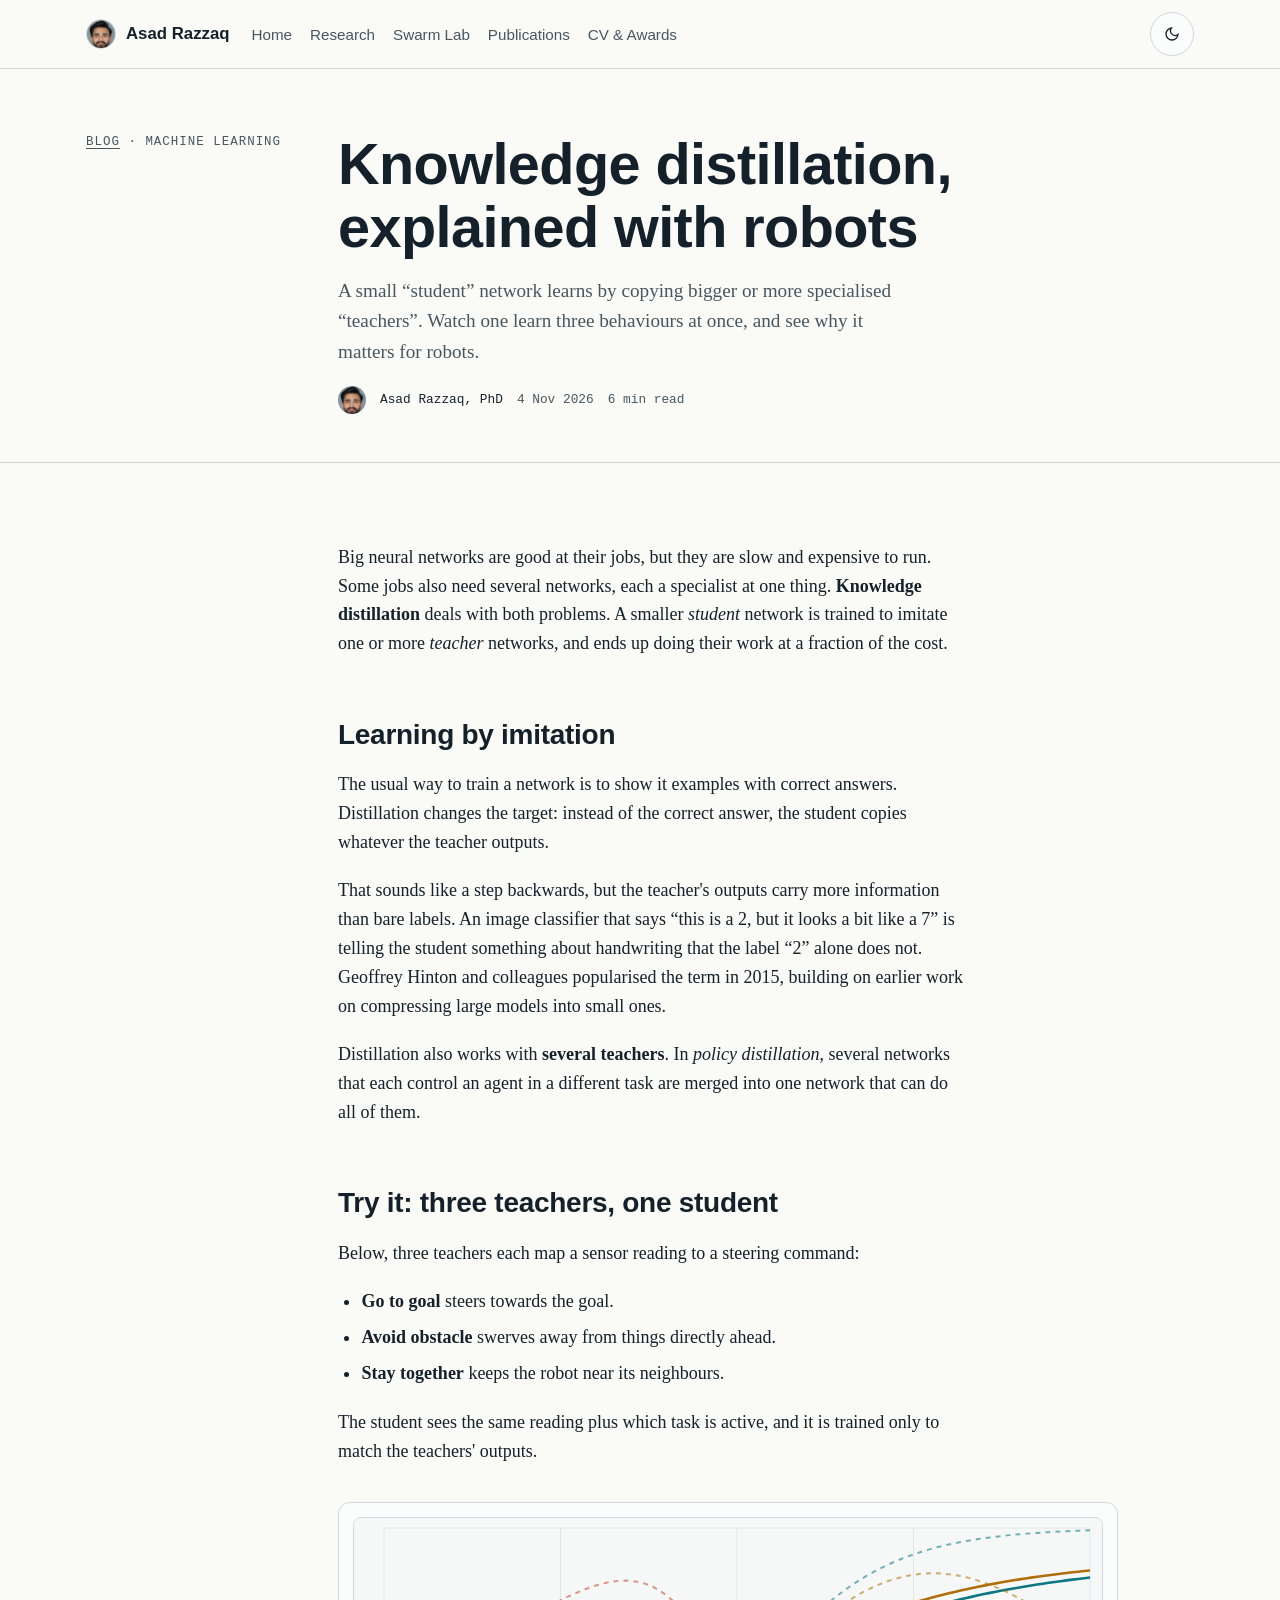
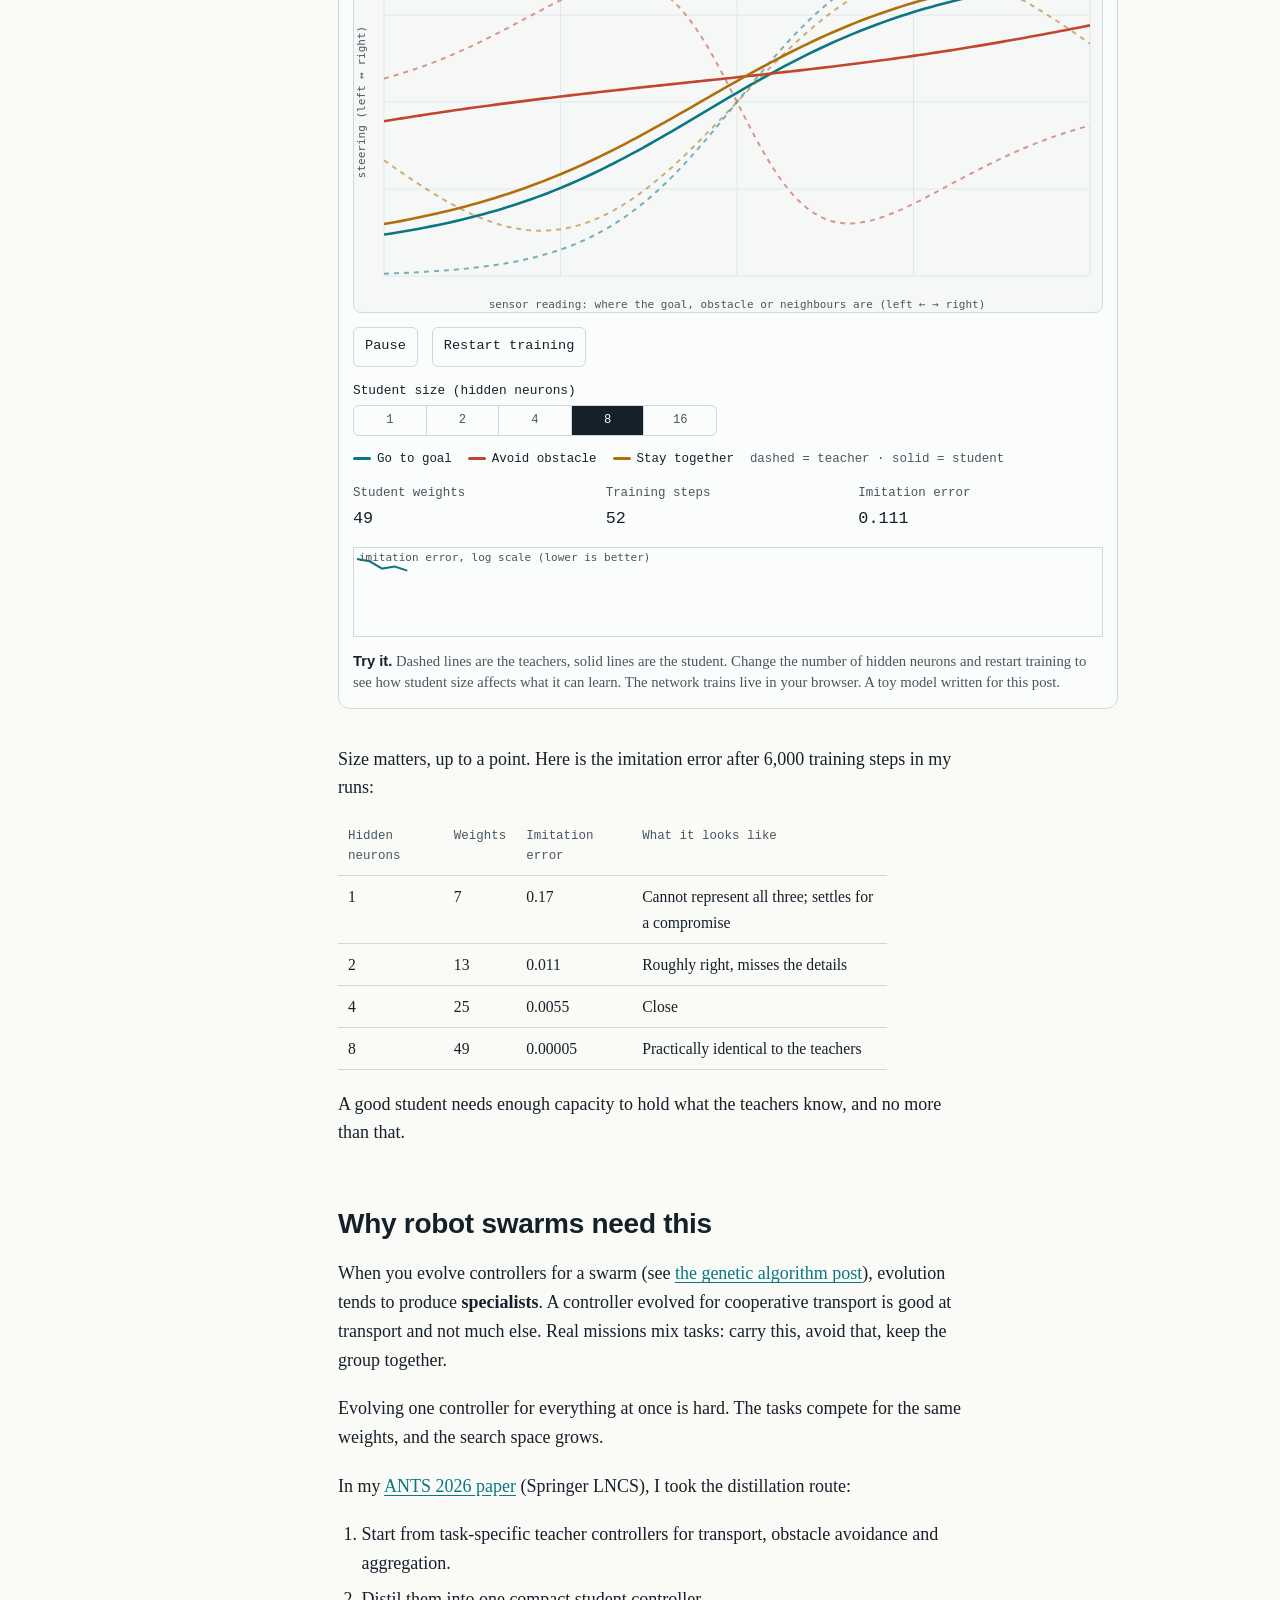
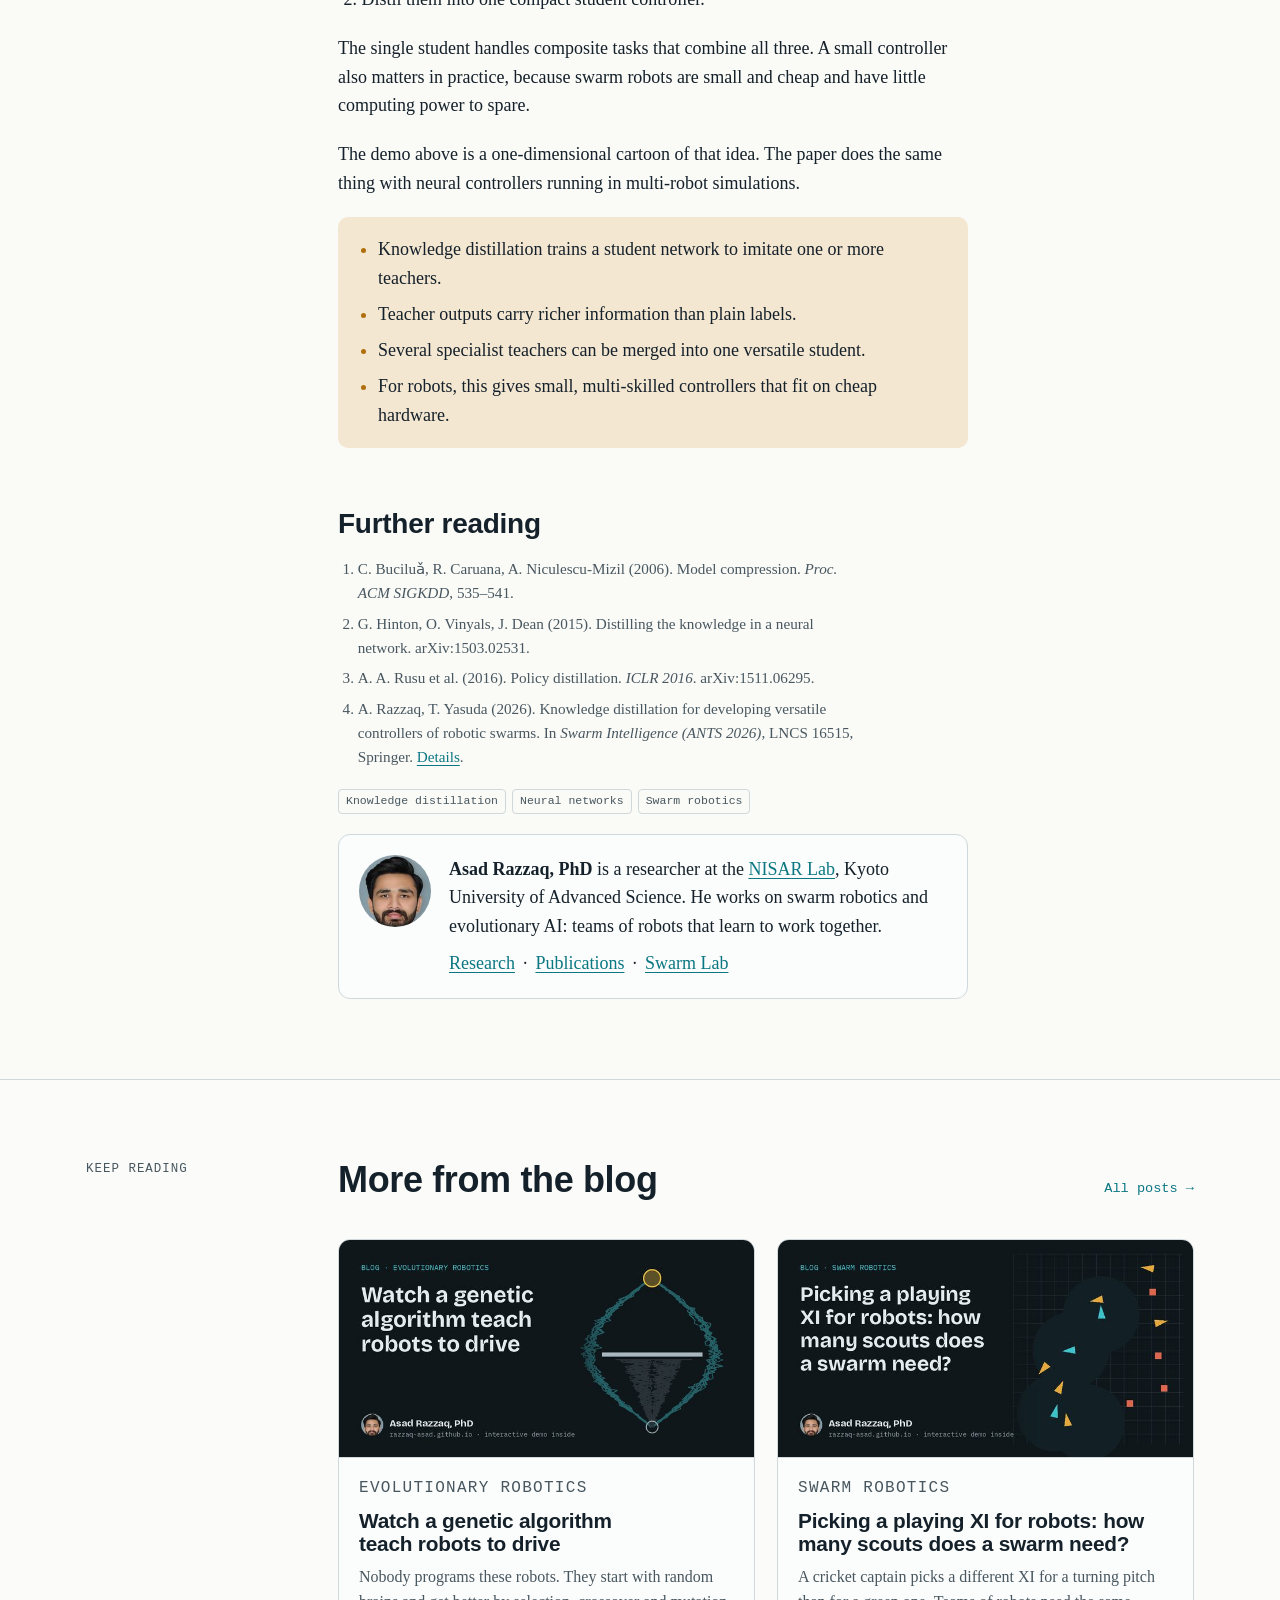
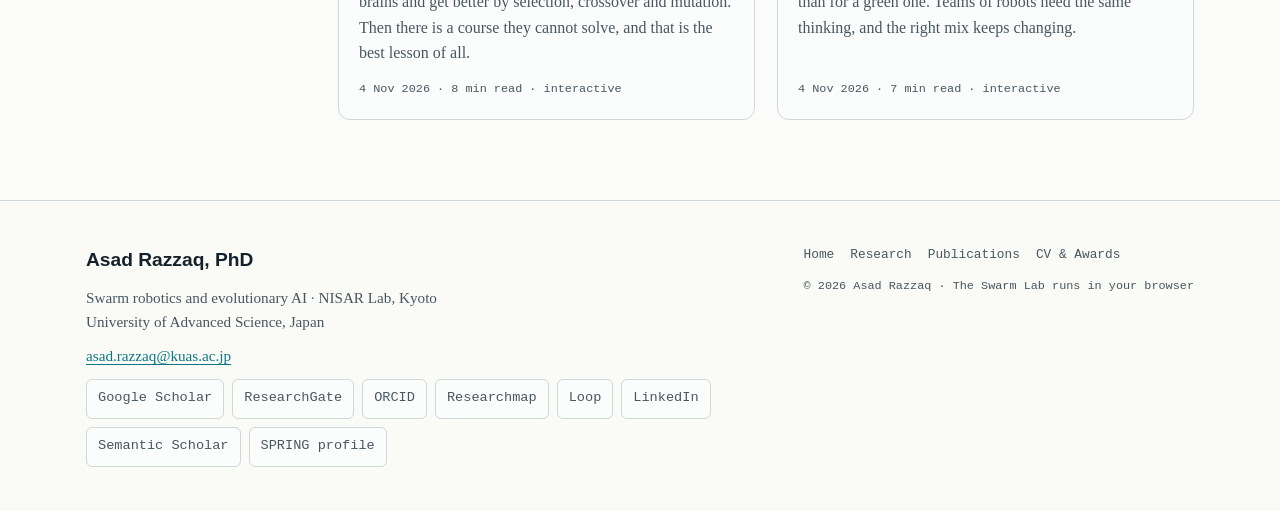
<file: blog-knowledge-distillation-explained.html>
<!doctype html>
<html lang="en">
<head>
<meta charset="utf-8">
<meta name="viewport" content="width=device-width, initial-scale=1, viewport-fit=cover">
<title>Knowledge Distillation Explained, with an Interactive Demo</title>
<meta name="description" content="What is knowledge distillation? A plain-English explanation with a live neural network that learns to copy three teachers, and why robot swarms need it.">
<meta name="author" content="Asad Razzaq">
<link rel="canonical" href="https://razzaq-asad.github.io/blog-knowledge-distillation-explained.html">
<meta property="og:type" content="article">
<meta property="og:site_name" content="Asad Razzaq, PhD">
<meta property="og:title" content="Knowledge Distillation Explained, with an Interactive Demo">
<meta property="og:description" content="What is knowledge distillation? A plain-English explanation with a live neural network that learns to copy three teachers, and why robot swarms need it.">
<meta property="og:url" content="https://razzaq-asad.github.io/blog-knowledge-distillation-explained.html">
<meta property="og:image" content="https://razzaq-asad.github.io/assets/blog/knowledge-distillation-explained.jpg">
<meta property="og:image:width" content="1200">
<meta property="og:image:height" content="630">
<meta property="og:image:alt" content="Knowledge distillation, explained with robots">
<meta property="article:published_time" content="2026-11-04T09:00:00+09:00">
<meta property="article:modified_time" content="2026-11-04T09:00:00+09:00">
<meta property="article:author" content="https://razzaq-asad.github.io/">
<meta property="article:section" content="Machine learning">
<meta property="article:tag" content="Knowledge distillation">
<meta property="article:tag" content="Neural networks">
<meta property="article:tag" content="Swarm robotics">
<meta name="keywords" content="knowledge distillation explained, teacher student network, policy distillation, model compression, multi-task learning, neural network controller, swarm robotics">
<meta property="og:locale" content="en_US">
<meta name="twitter:card" content="summary_large_image">
<meta name="twitter:title" content="Knowledge Distillation Explained, with an Interactive Demo">
<meta name="twitter:description" content="What is knowledge distillation? A plain-English explanation with a live neural network that learns to copy three teachers, and why robot swarms need it.">
<meta name="twitter:image" content="https://razzaq-asad.github.io/assets/blog/knowledge-distillation-explained.jpg">
<meta name="robots" content="noindex, follow"><!-- BLOG HIDDEN: to show this page in Google again, change "noindex, follow" to "index, follow, max-image-preview:large" -->
<link rel="me" href="https://scholar.google.com/citations?user=ZE91v18AAAAJ">
<link rel="me" href="https://www.researchgate.net/profile/Asad-Razzaq">
<link rel="me" href="https://orcid.org/0009-0004-9389-3481">
<link rel="me" href="https://www.linkedin.com/in/asadrazzaqphd/">
<link rel="me" href="https://www.semanticscholar.org/author/2238456971">
<link rel="me" href="https://promotion-research.ctg.u-toyama.ac.jp/spring-student/razzaq_r5">
<script type="application/ld+json">{"@context": "https://schema.org", "@graph": [{"@type": "WebSite", "@id": "https://razzaq-asad.github.io/#website", "url": "https://razzaq-asad.github.io/", "name": "Asad Razzaq, PhD", "description": "Personal academic website of Dr. Asad Razzaq, researcher in swarm robotics and evolutionary AI.", "publisher": {"@id": "https://razzaq-asad.github.io/#person"}, "inLanguage": "en"}, {"@type": "Person", "@id": "https://razzaq-asad.github.io/#person", "name": "Asad Razzaq", "url": "https://razzaq-asad.github.io/"}, {"@type": "WebPage", "@id": "https://razzaq-asad.github.io/blog-knowledge-distillation-explained.html#webpage", "url": "https://razzaq-asad.github.io/blog-knowledge-distillation-explained.html", "name": "Knowledge Distillation Explained, with an Interactive Demo", "description": "What is knowledge distillation? A plain-English explanation with a live neural network that learns to copy three teachers, and why robot swarms need it.", "inLanguage": "en", "isPartOf": {"@id": "https://razzaq-asad.github.io/#website"}, "about": {"@id": "https://razzaq-asad.github.io/#person"}, "author": {"@id": "https://razzaq-asad.github.io/#person"}, "dateModified": "2026-11-04T09:00:00+09:00", "breadcrumb": {"@type": "BreadcrumbList", "itemListElement": [{"@type": "ListItem", "position": 1, "name": "Home", "item": "https://razzaq-asad.github.io/"}, {"@type": "ListItem", "position": 2, "name": "Blog", "item": "https://razzaq-asad.github.io/blog.html"}, {"@type": "ListItem", "position": 3, "name": "Knowledge distillation, explained with robots", "item": "https://razzaq-asad.github.io/blog-knowledge-distillation-explained.html"}]}, "primaryImageOfPage": {"@type": "ImageObject", "url": "https://razzaq-asad.github.io/assets/blog/knowledge-distillation-explained.jpg"}}, {"@type": "BlogPosting", "@id": "https://razzaq-asad.github.io/blog-knowledge-distillation-explained.html#article", "headline": "Knowledge distillation, explained with robots", "description": "What is knowledge distillation? A plain-English explanation with a live neural network that learns to copy three teachers, and why robot swarms need it.", "image": ["https://razzaq-asad.github.io/assets/blog/knowledge-distillation-explained.jpg"], "datePublished": "2026-11-04T09:00:00+09:00", "dateModified": "2026-11-04T09:00:00+09:00", "author": {"@id": "https://razzaq-asad.github.io/#person"}, "publisher": {"@id": "https://razzaq-asad.github.io/#person"}, "mainEntityOfPage": {"@id": "https://razzaq-asad.github.io/blog-knowledge-distillation-explained.html#webpage"}, "isPartOf": {"@id": "https://razzaq-asad.github.io/blog.html#blog"}, "keywords": "knowledge distillation explained, teacher student network, policy distillation, model compression, multi-task learning, neural network controller, swarm robotics", "articleSection": "Machine learning", "about": [{"@type": "Thing", "name": "Knowledge distillation"}, {"@type": "Thing", "name": "Neural networks"}, {"@type": "Thing", "name": "Swarm robotics"}], "wordCount": 640, "inLanguage": "en"}]}</script>
<meta name="theme-color" content="#0B7782">
<link rel="icon" href="data:image/svg+xml,%3Csvg xmlns='http://www.w3.org/2000/svg' viewBox='0 0 32 32'%3E%3Crect width='32' height='32' rx='6' fill='%230B7782'/%3E%3Ccircle cx='10' cy='12' r='3' fill='%23fff'/%3E%3Ccircle cx='21' cy='9' r='3' fill='%23E5A93C'/%3E%3Ccircle cx='16' cy='21' r='3' fill='%23E5A93C'/%3E%3Ccircle cx='24' cy='22' r='3' fill='%23fff'/%3E%3C/svg%3E">
<!-- BLOG HIDDEN: <link rel="alternate" type="application/rss+xml" title="Asad Razzaq, PhD: blog" href="https://razzaq-asad.github.io/feed.xml"> -->
<link rel="stylesheet" href="assets/site.css?v=20261106">
<script>try{var t=localStorage.getItem("theme");if(t==="light"||t==="dark")document.documentElement.dataset.theme=t}catch(e){}</script>

</head>
<body>
<a class="skip" href="#main">Skip to content</a>
<nav class="nav" aria-label="Main">
  <div class="wrap">
    <a class="brand" href="index.html" aria-label="Asad Razzaq, home"><img src="assets/asad-avatar.jpg?v=2" alt="" width="30" height="30"><span>Asad Razzaq</span></a>
    <ul id="nav-links">
      <li><a href="index.html">Home</a></li>
      <li><a href="research.html">Research</a></li>
      <li><a href="research.html#lab">Swarm Lab</a></li>
      <li><a href="publications.html">Publications</a></li>
      <!-- BLOG HIDDEN: <li><a href="blog.html" aria-current="page">Blog</a></li> -->
      <!-- GALLERY HIDDEN: <li><a href="gallery.html">Gallery</a></li> -->
      <li><a href="cv.html">CV & Awards</a></li>
    </ul>
    <button class="menu-btn" type="button" aria-expanded="false" aria-controls="nav-links" aria-label="Open menu"><svg viewBox="0 0 24 24" fill="none" stroke="currentColor" stroke-width="2" stroke-linecap="round" aria-hidden="true"><path d="M4 7h16M4 12h16M4 17h16"/></svg></button>
    <button class="theme-btn" type="button" aria-label="Switch theme"></button>
  </div>
</nav>
<main id="main">
<article class="post">
<header class="page-head post-head">
  <div class="wrap">
    <p class="eyebrow"><a href="blog.html" style="color:inherit">Blog</a> · Machine learning</p>
    <div>
      <h1>Knowledge distillation, explained with robots</h1>
      <p class="lead">A small “student” network learns by copying bigger or more specialised “teachers”. Watch one learn three behaviours at once, and see why it matters for robots.</p>
      <p class="byline"><img src="assets/asad-avatar.jpg?v=2" alt="" width="28" height="28"><a href="index.html" rel="author">Asad Razzaq, PhD</a><time datetime="2026-11-04">4 Nov 2026</time><span>6 min read</span></p>
    </div>
  </div>
</header>
<section class="sec" style="border-top:0">
  <div class="wrap">
    <div class="prose">

<p>Big neural networks are good at their jobs, but they are slow and expensive to run. Some jobs also need several networks, each a specialist at one thing. <b>Knowledge distillation</b> deals with both problems. A smaller <em>student</em> network is trained to imitate one or more <em>teacher</em> networks, and ends up doing their work at a fraction of the cost.</p>

<h2>Learning by imitation</h2>
<p>The usual way to train a network is to show it examples with correct answers. Distillation changes the target: instead of the correct answer, the student copies whatever the teacher outputs.</p>
<p>That sounds like a step backwards, but the teacher's outputs carry more information than bare labels. An image classifier that says “this is a 2, but it looks a bit like a 7” is telling the student something about handwriting that the label “2” alone does not. Geoffrey Hinton and colleagues popularised the term in 2015, building on earlier work on compressing large models into small ones.</p>
<p>Distillation also works with <b>several teachers</b>. In <em>policy distillation</em>, several networks that each control an agent in a different task are merged into one network that can do all of them.</p>

<h2>Try it: three teachers, one student</h2>
<p>Below, three teachers each map a sensor reading to a steering command:</p>
<ul>
  <li><b>Go to goal</b> steers towards the goal.</li>
  <li><b>Avoid obstacle</b> swerves away from things directly ahead.</li>
  <li><b>Stay together</b> keeps the robot near its neighbours.</li>
</ul>
<p>The student sees the same reading plus which task is active, and it is trained only to match the teachers' outputs.</p>
<figure class="demo" data-demo="distill" aria-label="Interactive knowledge distillation demo">
  <div class="demo-ui"></div>
  <figcaption><b>Try it.</b> Dashed lines are the teachers, solid lines are the student. Change the number of hidden neurons and restart training to see how student size affects what it can learn. The network trains live in your browser. A toy model written for this post.</figcaption>
</figure>
<p>Size matters, up to a point. Here is the imitation error after 6,000 training steps in my runs:</p>
<table>
  <thead><tr><th scope="col">Hidden neurons</th><th scope="col">Weights</th><th scope="col">Imitation error</th><th scope="col">What it looks like</th></tr></thead>
  <tbody>
    <tr><td>1</td><td>7</td><td>0.17</td><td>Cannot represent all three; settles for a compromise</td></tr>
    <tr><td>2</td><td>13</td><td>0.011</td><td>Roughly right, misses the details</td></tr>
    <tr><td>4</td><td>25</td><td>0.0055</td><td>Close</td></tr>
    <tr><td>8</td><td>49</td><td>0.00005</td><td>Practically identical to the teachers</td></tr>
  </tbody>
</table>
<p>A good student needs enough capacity to hold what the teachers know, and no more than that.</p>

<h2>Why robot swarms need this</h2>
<p>When you evolve controllers for a swarm (see <a href="blog-genetic-algorithm-robots.html">the genetic algorithm post</a>), evolution tends to produce <b>specialists</b>. A controller evolved for cooperative transport is good at transport and not much else. Real missions mix tasks: carry this, avoid that, keep the group together.</p>
<p>Evolving one controller for everything at once is hard. The tasks compete for the same weights, and the search space grows.</p>
<p>In my <a href="publications.html#C1">ANTS 2026 paper</a> (Springer LNCS), I took the distillation route:</p>
<ol>
  <li>Start from task-specific teacher controllers for transport, obstacle avoidance and aggregation.</li>
  <li>Distil them into one compact student controller.</li>
</ol>
<p>The single student handles composite tasks that combine all three. A small controller also matters in practice, because swarm robots are small and cheap and have little computing power to spare.</p>
<p>The demo above is a one-dimensional cartoon of that idea. The paper does the same thing with neural controllers running in multi-robot simulations.</p>

<ul class="key-points">
  <li>Knowledge distillation trains a student network to imitate one or more teachers.</li>
  <li>Teacher outputs carry richer information than plain labels.</li>
  <li>Several specialist teachers can be merged into one versatile student.</li>
  <li>For robots, this gives small, multi-skilled controllers that fit on cheap hardware.</li>
</ul>

<h2>Further reading</h2>
<ol class="refs"><li>C. Buciluǎ, R. Caruana, A. Niculescu-Mizil (2006). Model compression. <i>Proc. ACM SIGKDD</i>, 535–541.</li><li>G. Hinton, O. Vinyals, J. Dean (2015). Distilling the knowledge in a neural network. arXiv:1503.02531.</li><li>A. A. Rusu et al. (2016). Policy distillation. <i>ICLR 2016</i>. arXiv:1511.06295.</li><li>A. Razzaq, T. Yasuda (2026). Knowledge distillation for developing versatile controllers of robotic swarms. In <i>Swarm Intelligence (ANTS 2026)</i>, LNCS 16515, Springer. <a href="publications.html#C1">Details</a>.</li></ol>

      <div class="tags" aria-label="Topics"><span class="tag">Knowledge distillation</span><span class="tag">Neural networks</span><span class="tag">Swarm robotics</span></div>
      <aside class="author-box" aria-label="About the author">
        <img src="assets/asad-avatar.jpg?v=2" alt="Asad Razzaq" width="72" height="72" loading="lazy">
        <div><p><b>Asad Razzaq, PhD</b> is a researcher at the <a href="https://nisarlab.org/" target="_blank" rel="noopener">NISAR Lab</a>, Kyoto University of Advanced Science. He works on swarm robotics and evolutionary AI: teams of robots that learn to work together.</p>
        <p class="row"><a href="research.html">Research</a> · <a href="publications.html">Publications</a> · <a href="research.html#lab">Swarm Lab</a></p></div>
      </aside>
    </div>
  </div>
</section>
</article>
<section class="sec tint" aria-labelledby="h-more">
  <div class="wrap">
    <div class="sec-head"><p class="eyebrow">Keep reading</p><div class="head-row"><h2 id="h-more">More from the blog</h2><a class="arrow" href="blog.html">All posts</a></div></div>
    <div class="posts indent"><a class="post-card reveal" href="blog-genetic-algorithm-robots.html"><img src="assets/blog/genetic-algorithm-robots-card.jpg" alt="" width="720" height="378" loading="lazy"><div class="pc-body"><p class="eyebrow">Evolutionary robotics</p><h3>Watch a genetic algorithm teach robots to drive</h3><p>Nobody programs these robots. They start with random brains and get better by selection, crossover and mutation. Then there is a course they cannot solve, and that is the best lesson of all.</p><p class="pc-meta">4 Nov 2026 · 8 min read · interactive</p></div></a><a class="post-card reveal" href="blog-robot-team-composition.html"><img src="assets/blog/robot-team-composition-card.jpg" alt="" width="720" height="378" loading="lazy"><div class="pc-body"><p class="eyebrow">Swarm robotics</p><h3>Picking a playing XI for robots: how many scouts does a swarm need?</h3><p>A cricket captain picks a different XI for a turning pitch than for a green one. Teams of robots need the same thinking, and the right mix keeps changing.</p><p class="pc-meta">4 Nov 2026 · 7 min read · interactive</p></div></a></div>
  </div>
</section>
</main>
<footer>
  <div class="wrap">
    <div style="display:flex;flex-direction:column;gap:10px;min-width:0">
      <p class="fname">Asad Razzaq, PhD</p>
      <p class="muted" style="max-width:52ch">Swarm robotics and evolutionary AI · NISAR Lab, Kyoto University of Advanced Science, Japan</p>
      <p><a data-email href="mailto:asad.razzaq@kuas.ac.jp">asad.razzaq@kuas.ac.jp</a></p>
      <div class="links">
        <a class="btn small" data-link="scholar" href="https://scholar.google.com/citations?user=ZE91v18AAAAJ" target="_blank" rel="noopener">Google Scholar</a>
        <a class="btn small" data-link="researchgate" href="https://www.researchgate.net/profile/Asad-Razzaq" target="_blank" rel="noopener">ResearchGate</a>
        <a class="btn small" data-link="orcid" href="https://orcid.org/0009-0004-9389-3481" target="_blank" rel="noopener">ORCID</a>
        <a class="btn small" data-link="researchmap" href="https://researchmap.jp/asadrazzaq" target="_blank" rel="noopener">Researchmap</a>
        <a class="btn small" data-link="loop" href="https://loop.frontiersin.org/people/2528588/overview" target="_blank" rel="noopener">Loop</a>
        <a class="btn small" data-link="linkedin" href="https://www.linkedin.com/in/asadrazzaqphd/" target="_blank" rel="noopener">LinkedIn</a>
        <a class="btn small" data-link="semanticscholar" href="https://www.semanticscholar.org/author/2238456971" target="_blank" rel="noopener">Semantic Scholar</a>
        <a class="btn small" data-link="spring" href="https://promotion-research.ctg.u-toyama.ac.jp/spring-student/razzaq_r5" target="_blank" rel="noopener">SPRING profile</a>
        <a class="btn small" data-link="instagram" target="_blank" rel="noopener" hidden>Instagram</a>
      </div>
    </div>
    <div style="display:flex;flex-direction:column;gap:12px">
      <nav aria-label="Footer"><a href="index.html">Home</a> <a href="research.html">Research</a> <a href="publications.html">Publications</a> <!-- BLOG HIDDEN: <a href="blog.html">Blog</a> --> <!-- GALLERY HIDDEN: <a href="gallery.html">Gallery</a> --> <a href="cv.html">CV & Awards</a></nav>
      <p class="small">© <span data-year>2026</span> Asad Razzaq · The Swarm Lab runs in your browser</p>
    </div>
  </div>
</footer>

<script src="assets/config.js?v=20261106-profiles" defer></script>
<script src="assets/site.js?v=20261106" defer></script>
<script src="assets/blog.js" defer></script>
</body>
</html>
</file>
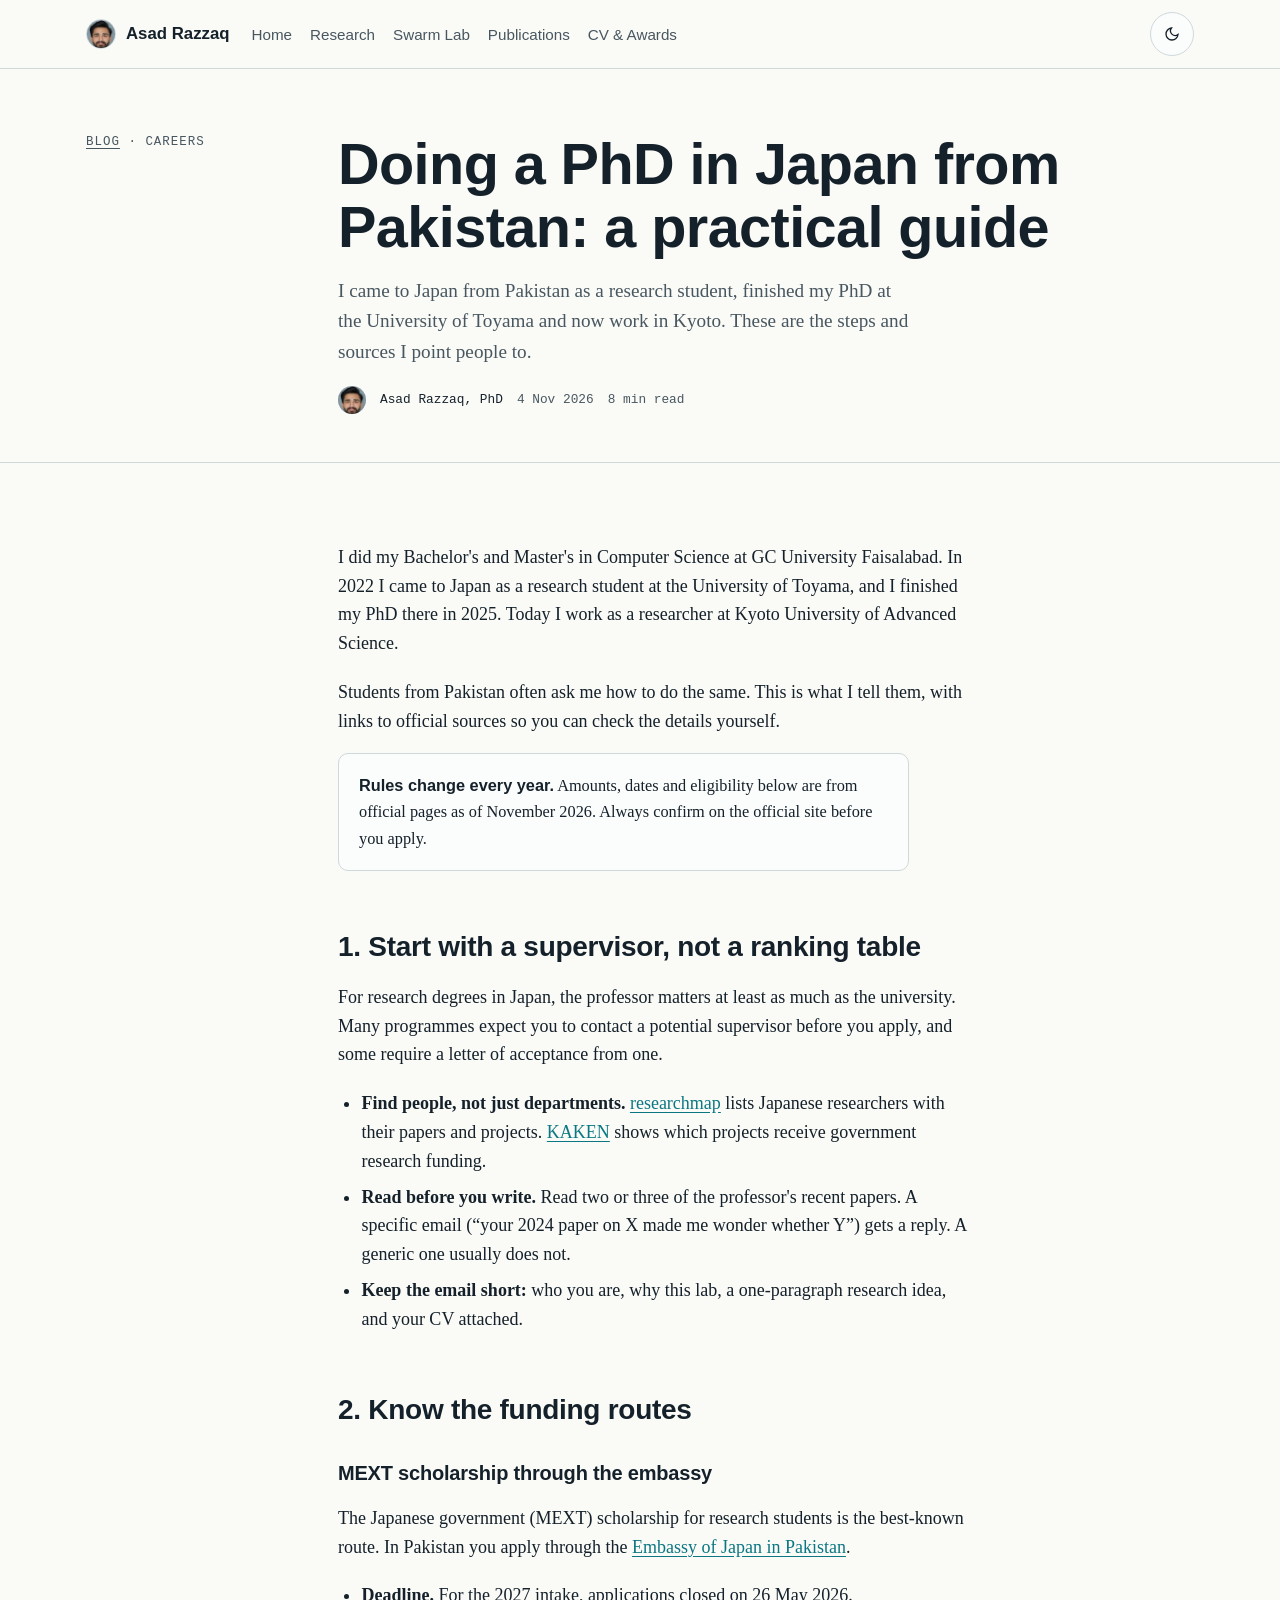
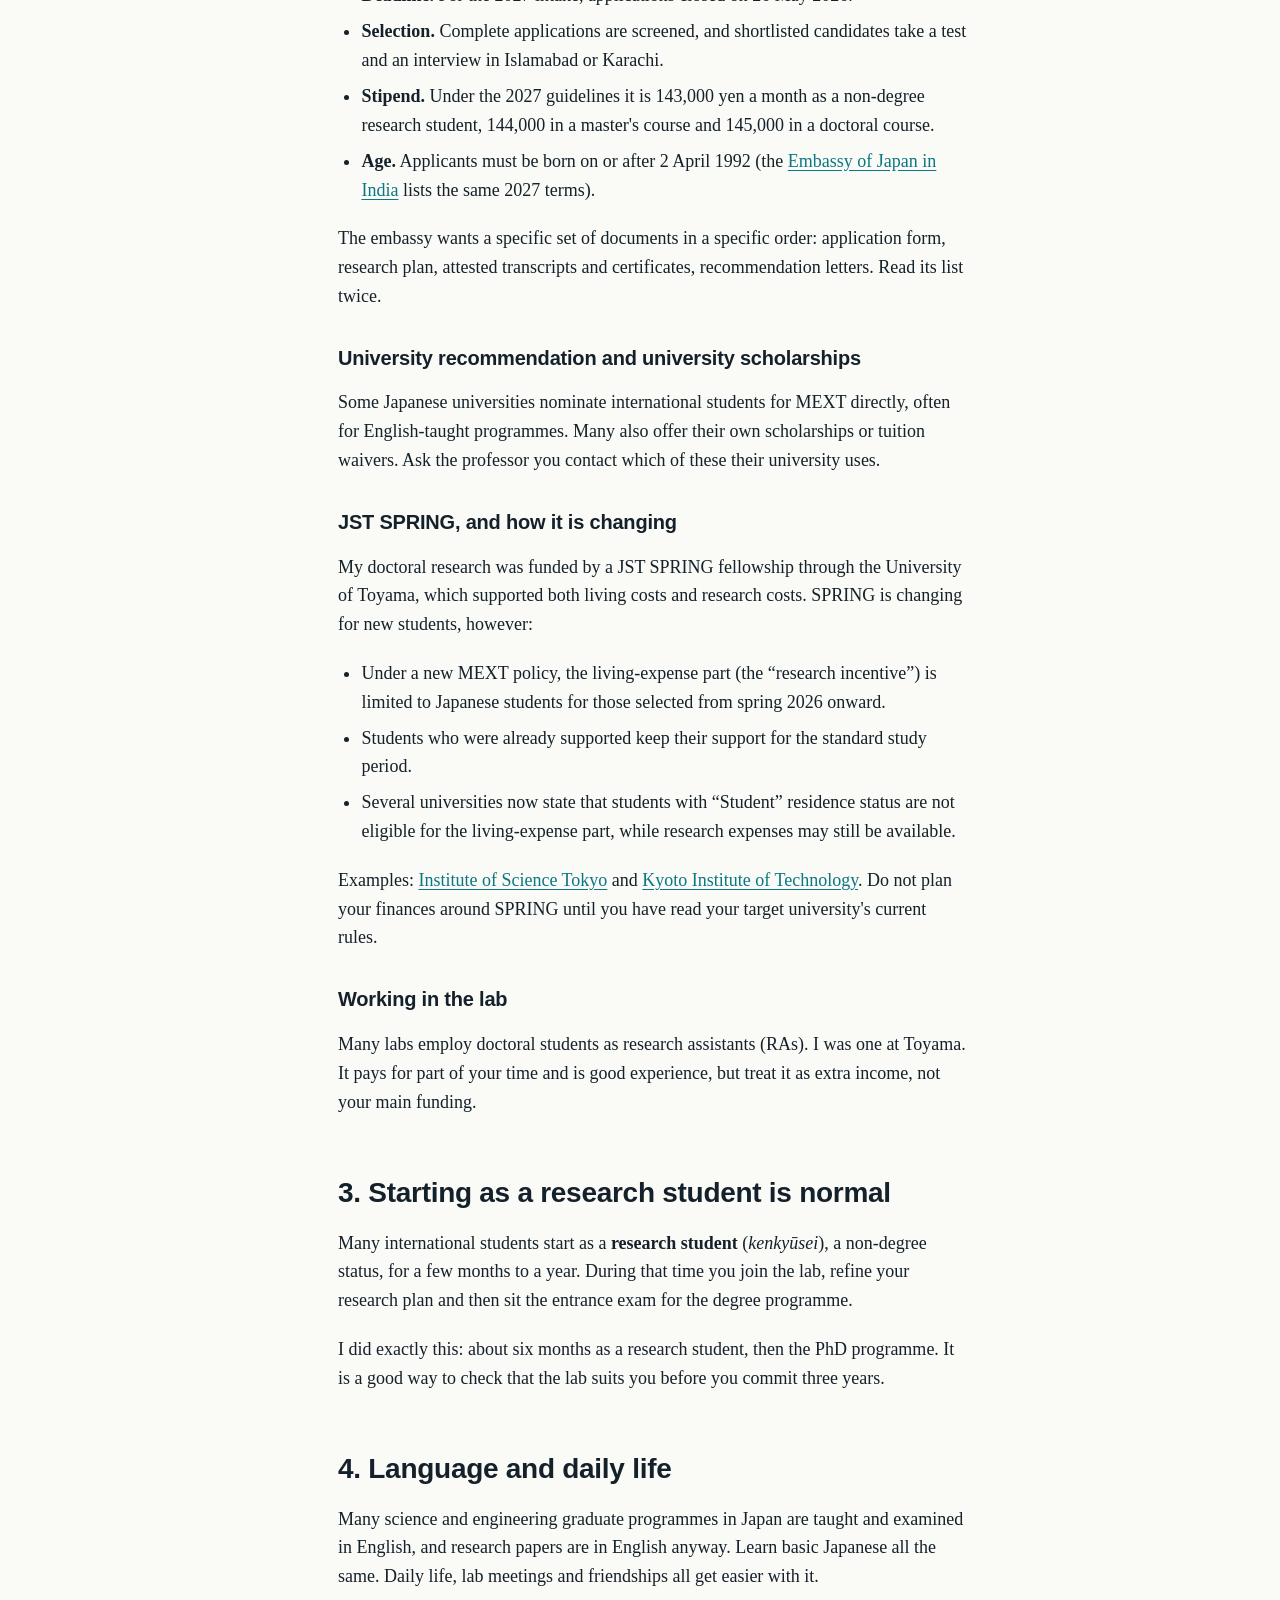
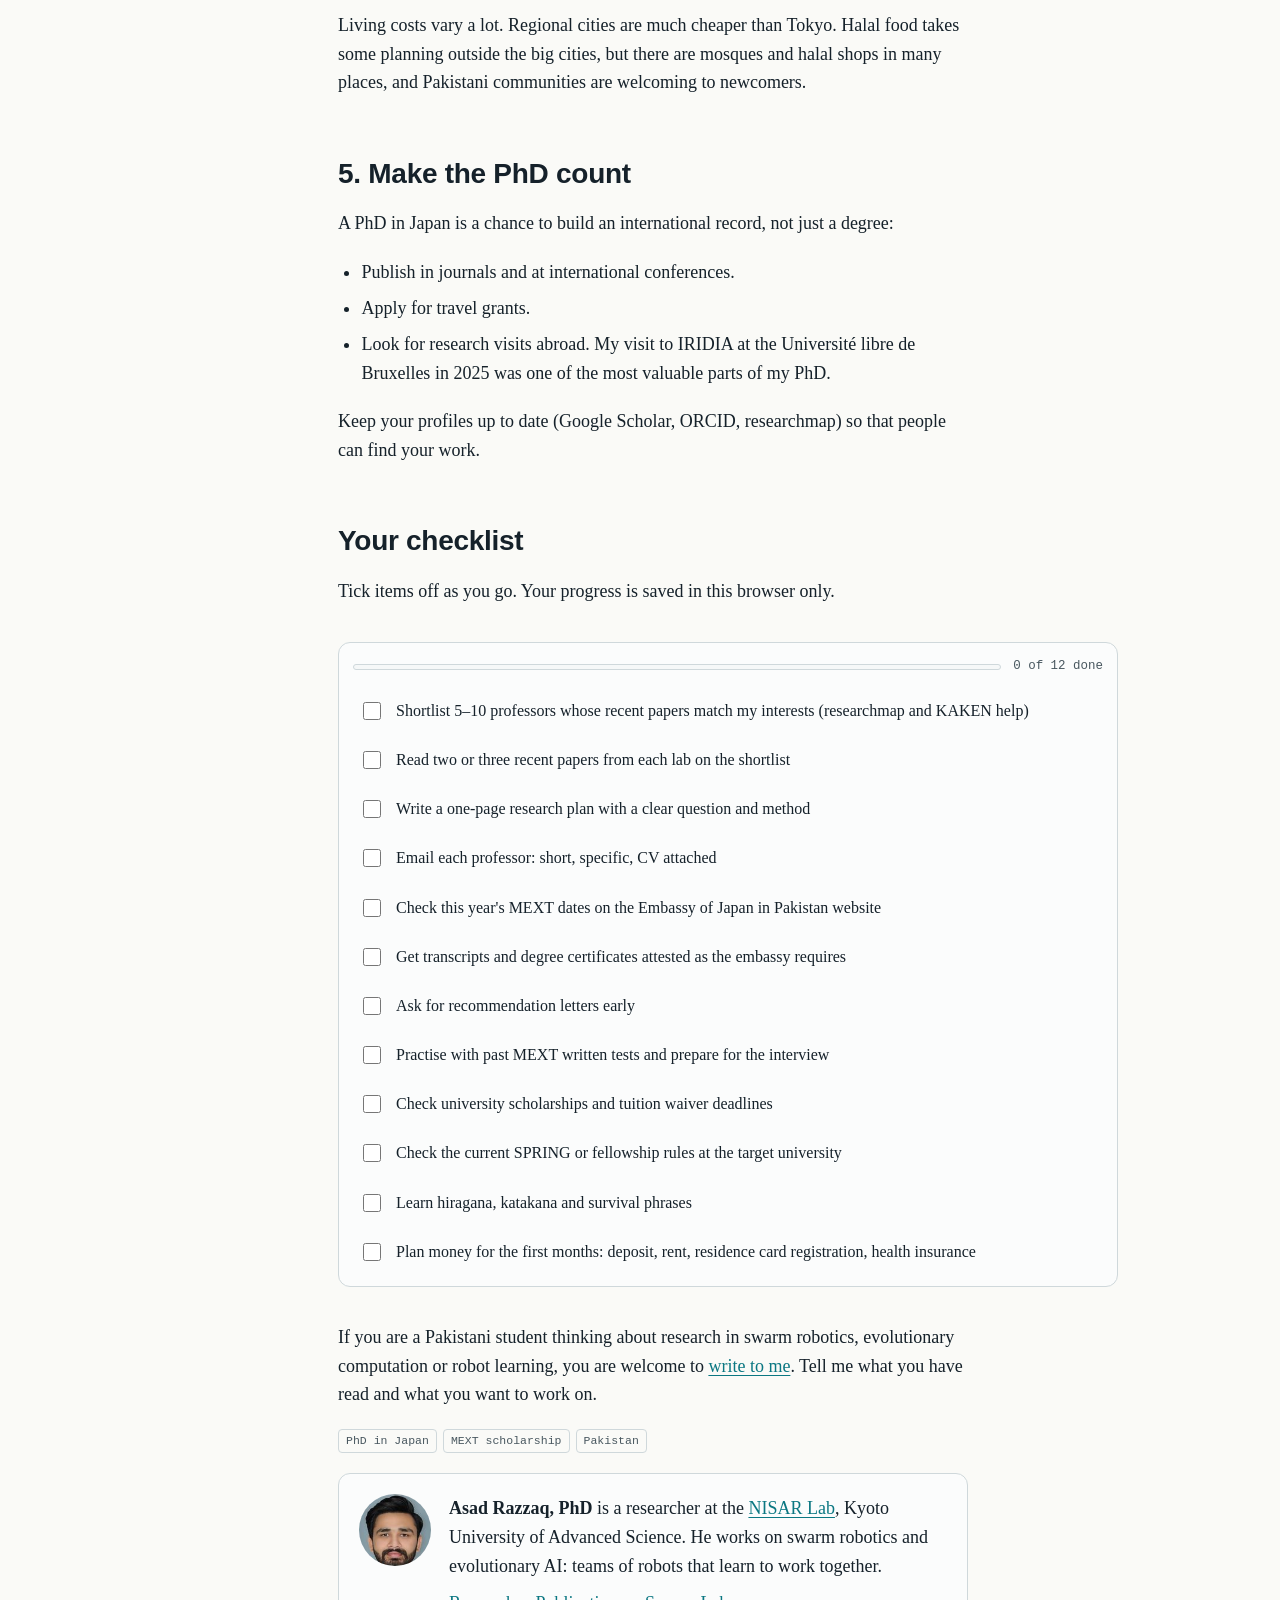
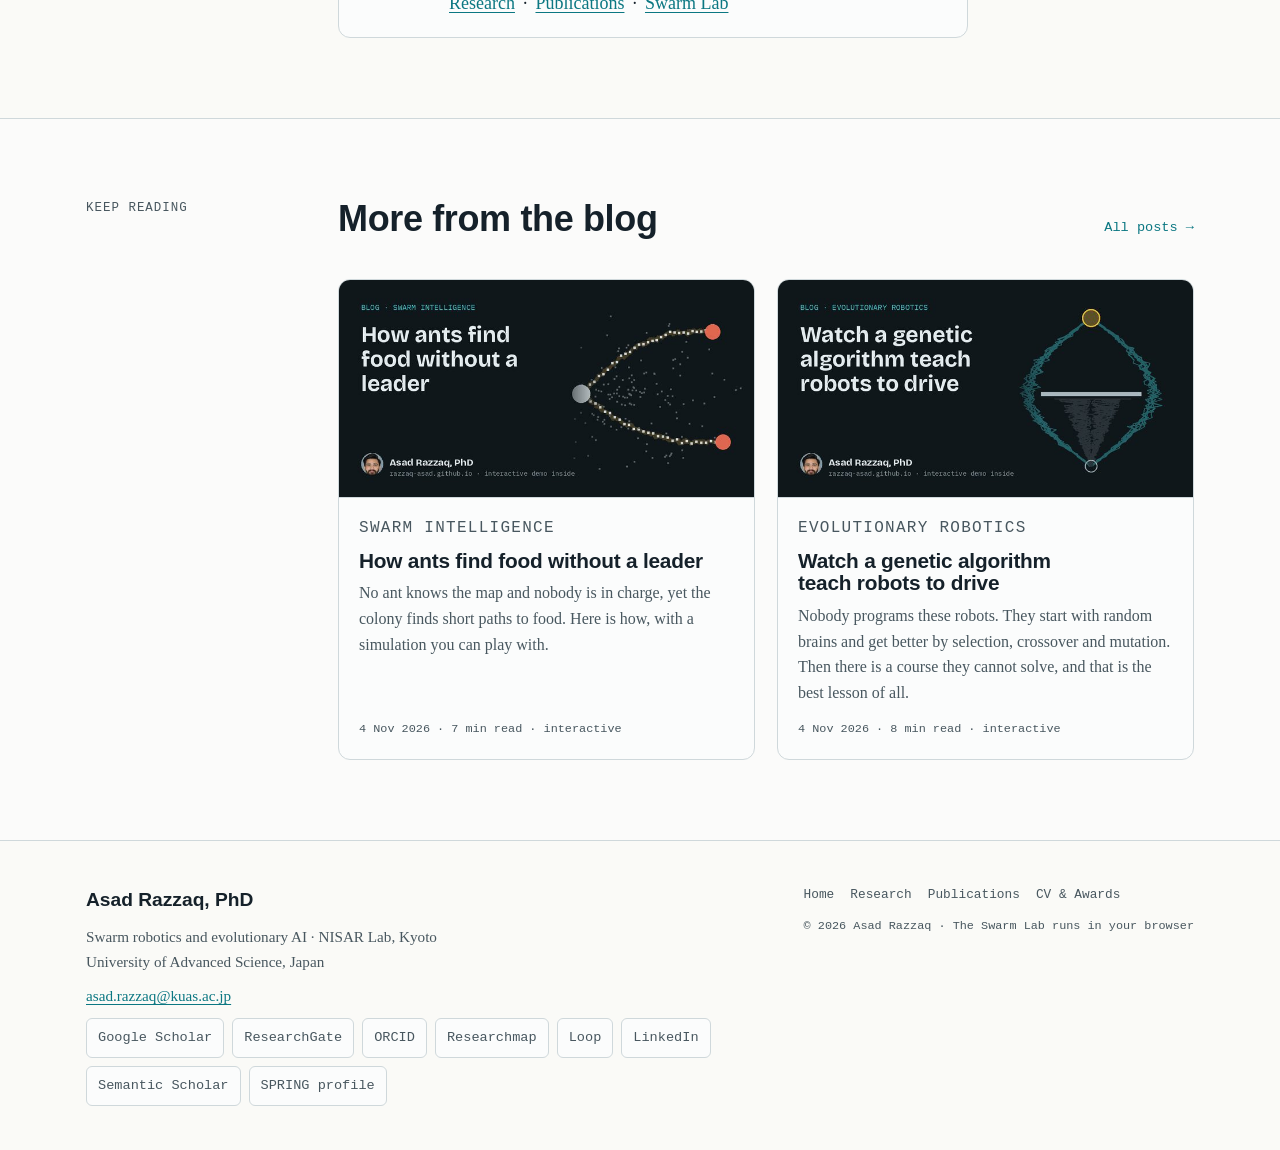
<file: blog-phd-in-japan-from-pakistan.html>
<!doctype html>
<html lang="en">
<head>
<meta charset="utf-8">
<meta name="viewport" content="width=device-width, initial-scale=1, viewport-fit=cover">
<title>PhD in Japan for Pakistani Students: MEXT, SPRING and Supervisors</title>
<meta name="description" content="A practical guide for Pakistani students planning a PhD in Japan: finding a supervisor, MEXT, starting as a research student, SPRING changes and a checklist.">
<meta name="author" content="Asad Razzaq">
<link rel="canonical" href="https://razzaq-asad.github.io/blog-phd-in-japan-from-pakistan.html">
<meta property="og:type" content="article">
<meta property="og:site_name" content="Asad Razzaq, PhD">
<meta property="og:title" content="PhD in Japan for Pakistani Students: MEXT, SPRING and Supervisors">
<meta property="og:description" content="A practical guide for Pakistani students planning a PhD in Japan: finding a supervisor, MEXT, starting as a research student, SPRING changes and a checklist.">
<meta property="og:url" content="https://razzaq-asad.github.io/blog-phd-in-japan-from-pakistan.html">
<meta property="og:image" content="https://razzaq-asad.github.io/assets/blog/phd-in-japan-from-pakistan.jpg">
<meta property="og:image:width" content="1200">
<meta property="og:image:height" content="630">
<meta property="og:image:alt" content="Doing a PhD in Japan from Pakistan: a practical guide">
<meta property="article:published_time" content="2026-11-04T09:00:00+09:00">
<meta property="article:modified_time" content="2026-11-04T09:00:00+09:00">
<meta property="article:author" content="https://razzaq-asad.github.io/">
<meta property="article:section" content="Careers">
<meta property="article:tag" content="PhD in Japan">
<meta property="article:tag" content="MEXT scholarship">
<meta property="article:tag" content="Pakistan">
<meta name="keywords" content="PhD in Japan for Pakistani students, MEXT scholarship Pakistan, MEXT research scholarship 2027, JST SPRING international students, research student Japan, study in Japan">
<meta property="og:locale" content="en_US">
<meta name="twitter:card" content="summary_large_image">
<meta name="twitter:title" content="PhD in Japan for Pakistani Students: MEXT, SPRING and Supervisors">
<meta name="twitter:description" content="A practical guide for Pakistani students planning a PhD in Japan: finding a supervisor, MEXT, starting as a research student, SPRING changes and a checklist.">
<meta name="twitter:image" content="https://razzaq-asad.github.io/assets/blog/phd-in-japan-from-pakistan.jpg">
<meta name="robots" content="noindex, follow"><!-- BLOG HIDDEN: to show this page in Google again, change "noindex, follow" to "index, follow, max-image-preview:large" -->
<link rel="me" href="https://scholar.google.com/citations?user=ZE91v18AAAAJ">
<link rel="me" href="https://www.researchgate.net/profile/Asad-Razzaq">
<link rel="me" href="https://orcid.org/0009-0004-9389-3481">
<link rel="me" href="https://www.linkedin.com/in/asadrazzaqphd/">
<link rel="me" href="https://www.semanticscholar.org/author/2238456971">
<link rel="me" href="https://promotion-research.ctg.u-toyama.ac.jp/spring-student/razzaq_r5">
<script type="application/ld+json">{"@context": "https://schema.org", "@graph": [{"@type": "WebSite", "@id": "https://razzaq-asad.github.io/#website", "url": "https://razzaq-asad.github.io/", "name": "Asad Razzaq, PhD", "description": "Personal academic website of Dr. Asad Razzaq, researcher in swarm robotics and evolutionary AI.", "publisher": {"@id": "https://razzaq-asad.github.io/#person"}, "inLanguage": "en"}, {"@type": "Person", "@id": "https://razzaq-asad.github.io/#person", "name": "Asad Razzaq", "url": "https://razzaq-asad.github.io/"}, {"@type": "WebPage", "@id": "https://razzaq-asad.github.io/blog-phd-in-japan-from-pakistan.html#webpage", "url": "https://razzaq-asad.github.io/blog-phd-in-japan-from-pakistan.html", "name": "PhD in Japan for Pakistani Students: MEXT, SPRING and Supervisors", "description": "A practical guide for Pakistani students planning a PhD in Japan: finding a supervisor, MEXT, starting as a research student, SPRING changes and a checklist.", "inLanguage": "en", "isPartOf": {"@id": "https://razzaq-asad.github.io/#website"}, "about": {"@id": "https://razzaq-asad.github.io/#person"}, "author": {"@id": "https://razzaq-asad.github.io/#person"}, "dateModified": "2026-11-04T09:00:00+09:00", "breadcrumb": {"@type": "BreadcrumbList", "itemListElement": [{"@type": "ListItem", "position": 1, "name": "Home", "item": "https://razzaq-asad.github.io/"}, {"@type": "ListItem", "position": 2, "name": "Blog", "item": "https://razzaq-asad.github.io/blog.html"}, {"@type": "ListItem", "position": 3, "name": "Doing a PhD in Japan from Pakistan: a practical guide", "item": "https://razzaq-asad.github.io/blog-phd-in-japan-from-pakistan.html"}]}, "primaryImageOfPage": {"@type": "ImageObject", "url": "https://razzaq-asad.github.io/assets/blog/phd-in-japan-from-pakistan.jpg"}}, {"@type": "BlogPosting", "@id": "https://razzaq-asad.github.io/blog-phd-in-japan-from-pakistan.html#article", "headline": "Doing a PhD in Japan from Pakistan: a practical guide", "description": "A practical guide for Pakistani students planning a PhD in Japan: finding a supervisor, MEXT, starting as a research student, SPRING changes and a checklist.", "image": ["https://razzaq-asad.github.io/assets/blog/phd-in-japan-from-pakistan.jpg"], "datePublished": "2026-11-04T09:00:00+09:00", "dateModified": "2026-11-04T09:00:00+09:00", "author": {"@id": "https://razzaq-asad.github.io/#person"}, "publisher": {"@id": "https://razzaq-asad.github.io/#person"}, "mainEntityOfPage": {"@id": "https://razzaq-asad.github.io/blog-phd-in-japan-from-pakistan.html#webpage"}, "isPartOf": {"@id": "https://razzaq-asad.github.io/blog.html#blog"}, "keywords": "PhD in Japan for Pakistani students, MEXT scholarship Pakistan, MEXT research scholarship 2027, JST SPRING international students, research student Japan, study in Japan", "articleSection": "Careers", "about": [{"@type": "Thing", "name": "PhD in Japan"}, {"@type": "Thing", "name": "MEXT scholarship"}, {"@type": "Thing", "name": "Pakistan"}], "wordCount": 974, "inLanguage": "en"}]}</script>
<meta name="theme-color" content="#0B7782">
<link rel="icon" href="data:image/svg+xml,%3Csvg xmlns='http://www.w3.org/2000/svg' viewBox='0 0 32 32'%3E%3Crect width='32' height='32' rx='6' fill='%230B7782'/%3E%3Ccircle cx='10' cy='12' r='3' fill='%23fff'/%3E%3Ccircle cx='21' cy='9' r='3' fill='%23E5A93C'/%3E%3Ccircle cx='16' cy='21' r='3' fill='%23E5A93C'/%3E%3Ccircle cx='24' cy='22' r='3' fill='%23fff'/%3E%3C/svg%3E">
<!-- BLOG HIDDEN: <link rel="alternate" type="application/rss+xml" title="Asad Razzaq, PhD: blog" href="https://razzaq-asad.github.io/feed.xml"> -->
<link rel="stylesheet" href="assets/site.css?v=20261106">
<script>try{var t=localStorage.getItem("theme");if(t==="light"||t==="dark")document.documentElement.dataset.theme=t}catch(e){}</script>

</head>
<body>
<a class="skip" href="#main">Skip to content</a>
<nav class="nav" aria-label="Main">
  <div class="wrap">
    <a class="brand" href="index.html" aria-label="Asad Razzaq, home"><img src="assets/asad-avatar.jpg?v=2" alt="" width="30" height="30"><span>Asad Razzaq</span></a>
    <ul id="nav-links">
      <li><a href="index.html">Home</a></li>
      <li><a href="research.html">Research</a></li>
      <li><a href="research.html#lab">Swarm Lab</a></li>
      <li><a href="publications.html">Publications</a></li>
      <!-- BLOG HIDDEN: <li><a href="blog.html" aria-current="page">Blog</a></li> -->
      <!-- GALLERY HIDDEN: <li><a href="gallery.html">Gallery</a></li> -->
      <li><a href="cv.html">CV & Awards</a></li>
    </ul>
    <button class="menu-btn" type="button" aria-expanded="false" aria-controls="nav-links" aria-label="Open menu"><svg viewBox="0 0 24 24" fill="none" stroke="currentColor" stroke-width="2" stroke-linecap="round" aria-hidden="true"><path d="M4 7h16M4 12h16M4 17h16"/></svg></button>
    <button class="theme-btn" type="button" aria-label="Switch theme"></button>
  </div>
</nav>
<main id="main">
<article class="post">
<header class="page-head post-head">
  <div class="wrap">
    <p class="eyebrow"><a href="blog.html" style="color:inherit">Blog</a> · Careers</p>
    <div>
      <h1>Doing a PhD in Japan from Pakistan: a practical guide</h1>
      <p class="lead">I came to Japan from Pakistan as a research student, finished my PhD at the University of Toyama and now work in Kyoto. These are the steps and sources I point people to.</p>
      <p class="byline"><img src="assets/asad-avatar.jpg?v=2" alt="" width="28" height="28"><a href="index.html" rel="author">Asad Razzaq, PhD</a><time datetime="2026-11-04">4 Nov 2026</time><span>8 min read</span></p>
    </div>
  </div>
</header>
<section class="sec" style="border-top:0">
  <div class="wrap">
    <div class="prose">

<p>I did my Bachelor's and Master's in Computer Science at GC University Faisalabad. In 2022 I came to Japan as a research student at the University of Toyama, and I finished my PhD there in 2025. Today I work as a researcher at Kyoto University of Advanced Science.</p>
<p>Students from Pakistan often ask me how to do the same. This is what I tell them, with links to official sources so you can check the details yourself.</p>
<div class="callout"><b>Rules change every year.</b> Amounts, dates and eligibility below are from official pages as of November 2026. Always confirm on the official site before you apply.</div>

<h2>1. Start with a supervisor, not a ranking table</h2>
<p>For research degrees in Japan, the professor matters at least as much as the university. Many programmes expect you to contact a potential supervisor before you apply, and some require a letter of acceptance from one.</p>
<ul>
  <li><b>Find people, not just departments.</b> <a href="https://researchmap.jp/" target="_blank" rel="noopener">researchmap</a> lists Japanese researchers with their papers and projects. <a href="https://kaken.nii.ac.jp/en/" target="_blank" rel="noopener">KAKEN</a> shows which projects receive government research funding.</li>
  <li><b>Read before you write.</b> Read two or three of the professor's recent papers. A specific email (“your 2024 paper on X made me wonder whether Y”) gets a reply. A generic one usually does not.</li>
  <li><b>Keep the email short:</b> who you are, why this lab, a one-paragraph research idea, and your CV attached.</li>
</ul>

<h2>2. Know the funding routes</h2>
<h3>MEXT scholarship through the embassy</h3>
<p>The Japanese government (MEXT) scholarship for research students is the best-known route. In Pakistan you apply through the <a href="https://www.pk.emb-japan.go.jp/itpr_en/MEXT_Research_Scholarship.html" target="_blank" rel="noopener">Embassy of Japan in Pakistan</a>.</p>
<ul>
  <li><b>Deadline.</b> For the 2027 intake, applications closed on 26 May 2026.</li>
  <li><b>Selection.</b> Complete applications are screened, and shortlisted candidates take a test and an interview in Islamabad or Karachi.</li>
  <li><b>Stipend.</b> Under the 2027 guidelines it is 143,000 yen a month as a non-degree research student, 144,000 in a master's course and 145,000 in a doctoral course.</li>
  <li><b>Age.</b> Applicants must be born on or after 2 April 1992 (the <a href="https://www.in.emb-japan.go.jp/Education/Research_Student.html" target="_blank" rel="noopener">Embassy of Japan in India</a> lists the same 2027 terms).</li>
</ul>
<p>The embassy wants a specific set of documents in a specific order: application form, research plan, attested transcripts and certificates, recommendation letters. Read its list twice.</p>
<h3>University recommendation and university scholarships</h3>
<p>Some Japanese universities nominate international students for MEXT directly, often for English-taught programmes. Many also offer their own scholarships or tuition waivers. Ask the professor you contact which of these their university uses.</p>
<h3>JST SPRING, and how it is changing</h3>
<p>My doctoral research was funded by a JST SPRING fellowship through the University of Toyama, which supported both living costs and research costs. SPRING is changing for new students, however:</p>
<ul>
  <li>Under a new MEXT policy, the living-expense part (the “research incentive”) is limited to Japanese students for those selected from spring 2026 onward.</li>
  <li>Students who were already supported keep their support for the standard study period.</li>
  <li>Several universities now state that students with “Student” residence status are not eligible for the living-expense part, while research expenses may still be available.</li>
</ul>
<p>Examples: <a href="https://www.spring-boost.i.isct.ac.jp/en/topics/133658/" target="_blank" rel="noopener">Institute of Science Tokyo</a> and <a href="https://www.fellowship.kit.ac.jp/wp-content/uploads/2025/12/2026_changes_e.pdf" target="_blank" rel="noopener">Kyoto Institute of Technology</a>. Do not plan your finances around SPRING until you have read your target university's current rules.</p>
<h3>Working in the lab</h3>
<p>Many labs employ doctoral students as research assistants (RAs). I was one at Toyama. It pays for part of your time and is good experience, but treat it as extra income, not your main funding.</p>

<h2>3. Starting as a research student is normal</h2>
<p>Many international students start as a <b>research student</b> (<i>kenkyūsei</i>), a non-degree status, for a few months to a year. During that time you join the lab, refine your research plan and then sit the entrance exam for the degree programme.</p>
<p>I did exactly this: about six months as a research student, then the PhD programme. It is a good way to check that the lab suits you before you commit three years.</p>

<h2>4. Language and daily life</h2>
<p>Many science and engineering graduate programmes in Japan are taught and examined in English, and research papers are in English anyway. Learn basic Japanese all the same. Daily life, lab meetings and friendships all get easier with it.</p>
<p>Living costs vary a lot. Regional cities are much cheaper than Tokyo. Halal food takes some planning outside the big cities, but there are mosques and halal shops in many places, and Pakistani communities are welcoming to newcomers.</p>

<h2>5. Make the PhD count</h2>
<p>A PhD in Japan is a chance to build an international record, not just a degree:</p>
<ul>
  <li>Publish in journals and at international conferences.</li>
  <li>Apply for travel grants.</li>
  <li>Look for research visits abroad. My visit to IRIDIA at the Université libre de Bruxelles in 2025 was one of the most valuable parts of my PhD.</li>
</ul>
<p>Keep your profiles up to date (Google Scholar, ORCID, researchmap) so that people can find your work.</p>

<h2>Your checklist</h2>
<p>Tick items off as you go. Your progress is saved in this browser only.</p>
<figure class="demo checklist" data-demo="checklist" id="japan-phd-checklist" aria-label="PhD in Japan application checklist">
  <div class="demo-progress"><b><i></i></b><span></span></div>
  <ul><li><label><input type="checkbox"><span>Shortlist 5–10 professors whose recent papers match my interests (researchmap and KAKEN help)</span></label></li><li><label><input type="checkbox"><span>Read two or three recent papers from each lab on the shortlist</span></label></li><li><label><input type="checkbox"><span>Write a one-page research plan with a clear question and method</span></label></li><li><label><input type="checkbox"><span>Email each professor: short, specific, CV attached</span></label></li><li><label><input type="checkbox"><span>Check this year's MEXT dates on the Embassy of Japan in Pakistan website</span></label></li><li><label><input type="checkbox"><span>Get transcripts and degree certificates attested as the embassy requires</span></label></li><li><label><input type="checkbox"><span>Ask for recommendation letters early</span></label></li><li><label><input type="checkbox"><span>Practise with past MEXT written tests and prepare for the interview</span></label></li><li><label><input type="checkbox"><span>Check university scholarships and tuition waiver deadlines</span></label></li><li><label><input type="checkbox"><span>Check the current SPRING or fellowship rules at the target university</span></label></li><li><label><input type="checkbox"><span>Learn hiragana, katakana and survival phrases</span></label></li><li><label><input type="checkbox"><span>Plan money for the first months: deposit, rent, residence card registration, health insurance</span></label></li></ul>
</figure>
<p>If you are a Pakistani student thinking about research in swarm robotics, evolutionary computation or robot learning, you are welcome to <a href="index.html#contact">write to me</a>. Tell me what you have read and what you want to work on.</p>

      <div class="tags" aria-label="Topics"><span class="tag">PhD in Japan</span><span class="tag">MEXT scholarship</span><span class="tag">Pakistan</span></div>
      <aside class="author-box" aria-label="About the author">
        <img src="assets/asad-avatar.jpg?v=2" alt="Asad Razzaq" width="72" height="72" loading="lazy">
        <div><p><b>Asad Razzaq, PhD</b> is a researcher at the <a href="https://nisarlab.org/" target="_blank" rel="noopener">NISAR Lab</a>, Kyoto University of Advanced Science. He works on swarm robotics and evolutionary AI: teams of robots that learn to work together.</p>
        <p class="row"><a href="research.html">Research</a> · <a href="publications.html">Publications</a> · <a href="research.html#lab">Swarm Lab</a></p></div>
      </aside>
    </div>
  </div>
</section>
</article>
<section class="sec tint" aria-labelledby="h-more">
  <div class="wrap">
    <div class="sec-head"><p class="eyebrow">Keep reading</p><div class="head-row"><h2 id="h-more">More from the blog</h2><a class="arrow" href="blog.html">All posts</a></div></div>
    <div class="posts indent"><a class="post-card reveal" href="blog-ants-swarm-intelligence.html"><img src="assets/blog/ants-swarm-intelligence-card.jpg" alt="" width="720" height="378" loading="lazy"><div class="pc-body"><p class="eyebrow">Swarm intelligence</p><h3>How ants find food without a leader</h3><p>No ant knows the map and nobody is in charge, yet the colony finds short paths to food. Here is how, with a simulation you can play with.</p><p class="pc-meta">4 Nov 2026 · 7 min read · interactive</p></div></a><a class="post-card reveal" href="blog-genetic-algorithm-robots.html"><img src="assets/blog/genetic-algorithm-robots-card.jpg" alt="" width="720" height="378" loading="lazy"><div class="pc-body"><p class="eyebrow">Evolutionary robotics</p><h3>Watch a genetic algorithm teach robots to drive</h3><p>Nobody programs these robots. They start with random brains and get better by selection, crossover and mutation. Then there is a course they cannot solve, and that is the best lesson of all.</p><p class="pc-meta">4 Nov 2026 · 8 min read · interactive</p></div></a></div>
  </div>
</section>
</main>
<footer>
  <div class="wrap">
    <div style="display:flex;flex-direction:column;gap:10px;min-width:0">
      <p class="fname">Asad Razzaq, PhD</p>
      <p class="muted" style="max-width:52ch">Swarm robotics and evolutionary AI · NISAR Lab, Kyoto University of Advanced Science, Japan</p>
      <p><a data-email href="mailto:asad.razzaq@kuas.ac.jp">asad.razzaq@kuas.ac.jp</a></p>
      <div class="links">
        <a class="btn small" data-link="scholar" href="https://scholar.google.com/citations?user=ZE91v18AAAAJ" target="_blank" rel="noopener">Google Scholar</a>
        <a class="btn small" data-link="researchgate" href="https://www.researchgate.net/profile/Asad-Razzaq" target="_blank" rel="noopener">ResearchGate</a>
        <a class="btn small" data-link="orcid" href="https://orcid.org/0009-0004-9389-3481" target="_blank" rel="noopener">ORCID</a>
        <a class="btn small" data-link="researchmap" href="https://researchmap.jp/asadrazzaq" target="_blank" rel="noopener">Researchmap</a>
        <a class="btn small" data-link="loop" href="https://loop.frontiersin.org/people/2528588/overview" target="_blank" rel="noopener">Loop</a>
        <a class="btn small" data-link="linkedin" href="https://www.linkedin.com/in/asadrazzaqphd/" target="_blank" rel="noopener">LinkedIn</a>
        <a class="btn small" data-link="semanticscholar" href="https://www.semanticscholar.org/author/2238456971" target="_blank" rel="noopener">Semantic Scholar</a>
        <a class="btn small" data-link="spring" href="https://promotion-research.ctg.u-toyama.ac.jp/spring-student/razzaq_r5" target="_blank" rel="noopener">SPRING profile</a>
        <a class="btn small" data-link="instagram" target="_blank" rel="noopener" hidden>Instagram</a>
      </div>
    </div>
    <div style="display:flex;flex-direction:column;gap:12px">
      <nav aria-label="Footer"><a href="index.html">Home</a> <a href="research.html">Research</a> <a href="publications.html">Publications</a> <!-- BLOG HIDDEN: <a href="blog.html">Blog</a> --> <!-- GALLERY HIDDEN: <a href="gallery.html">Gallery</a> --> <a href="cv.html">CV & Awards</a></nav>
      <p class="small">© <span data-year>2026</span> Asad Razzaq · The Swarm Lab runs in your browser</p>
    </div>
  </div>
</footer>

<script src="assets/config.js?v=20261106-profiles" defer></script>
<script src="assets/site.js?v=20261106" defer></script>
<script src="assets/blog.js" defer></script>
</body>
</html>
</file>
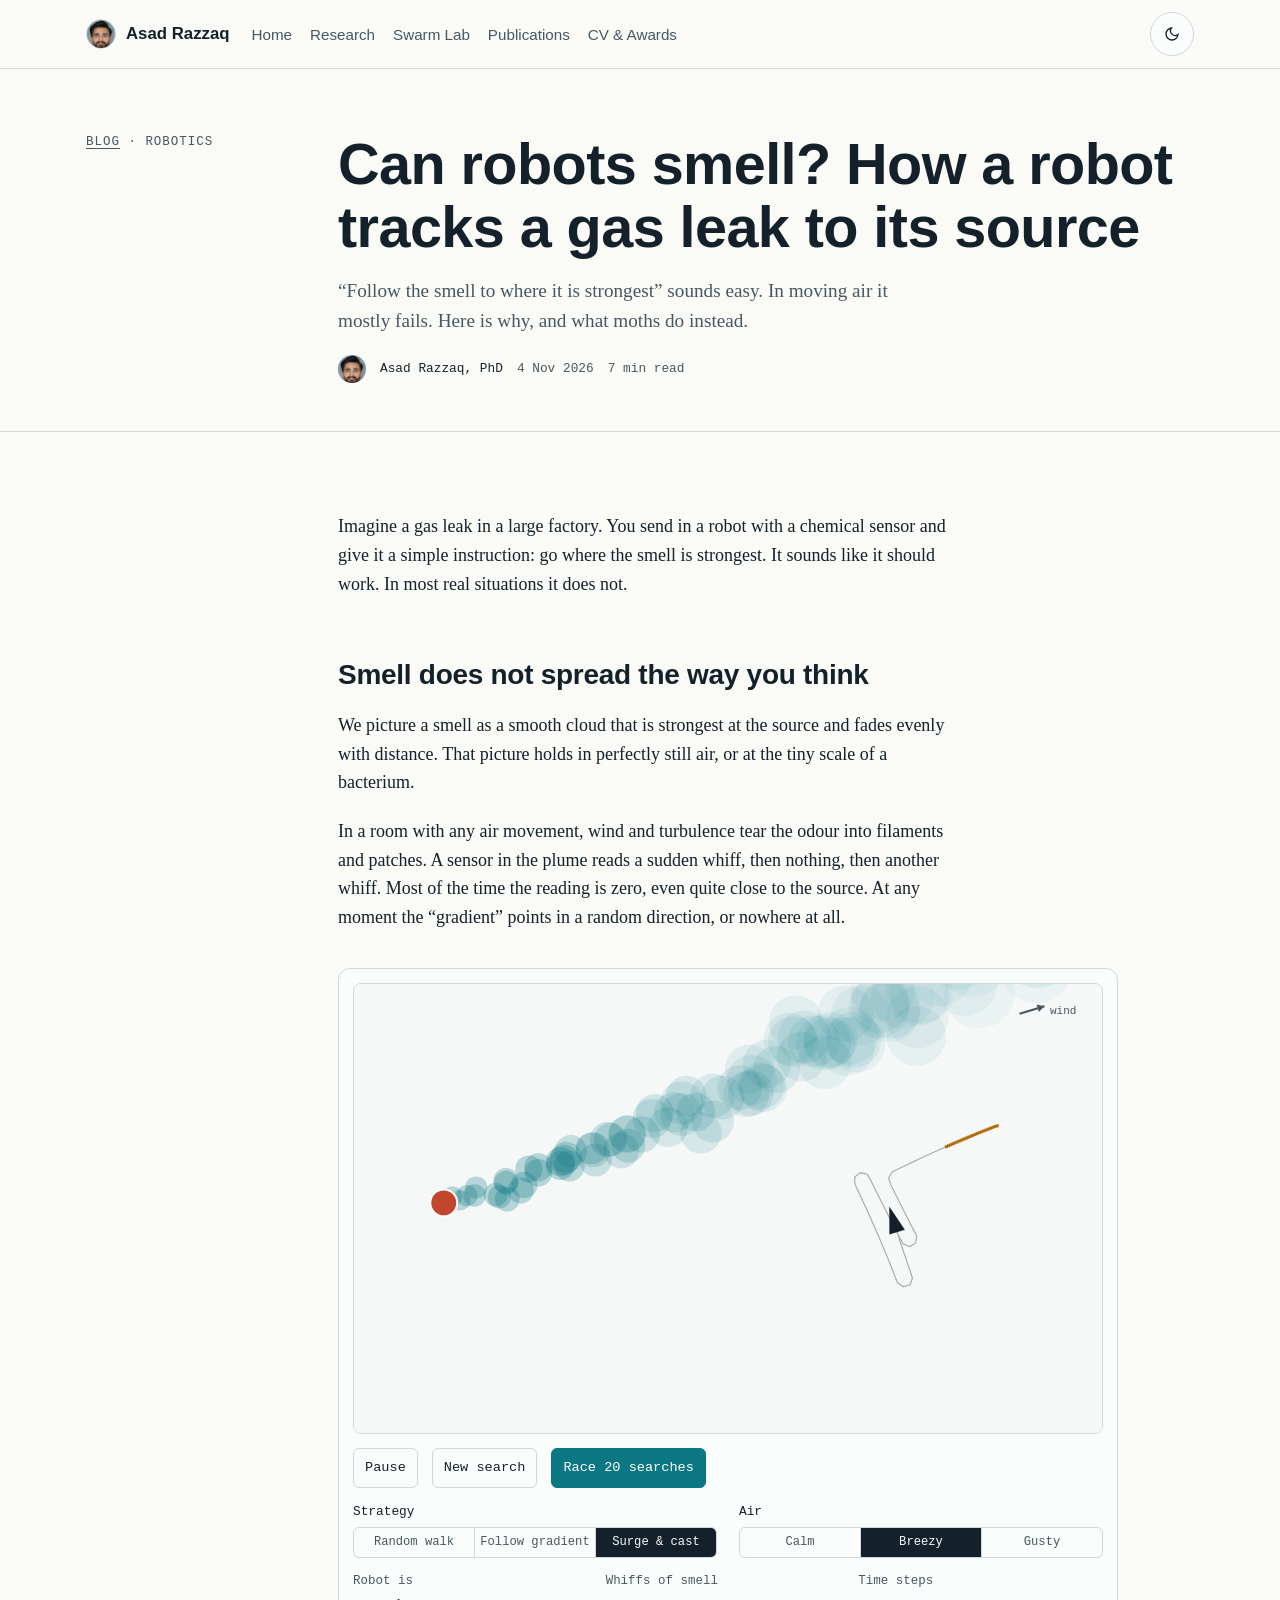
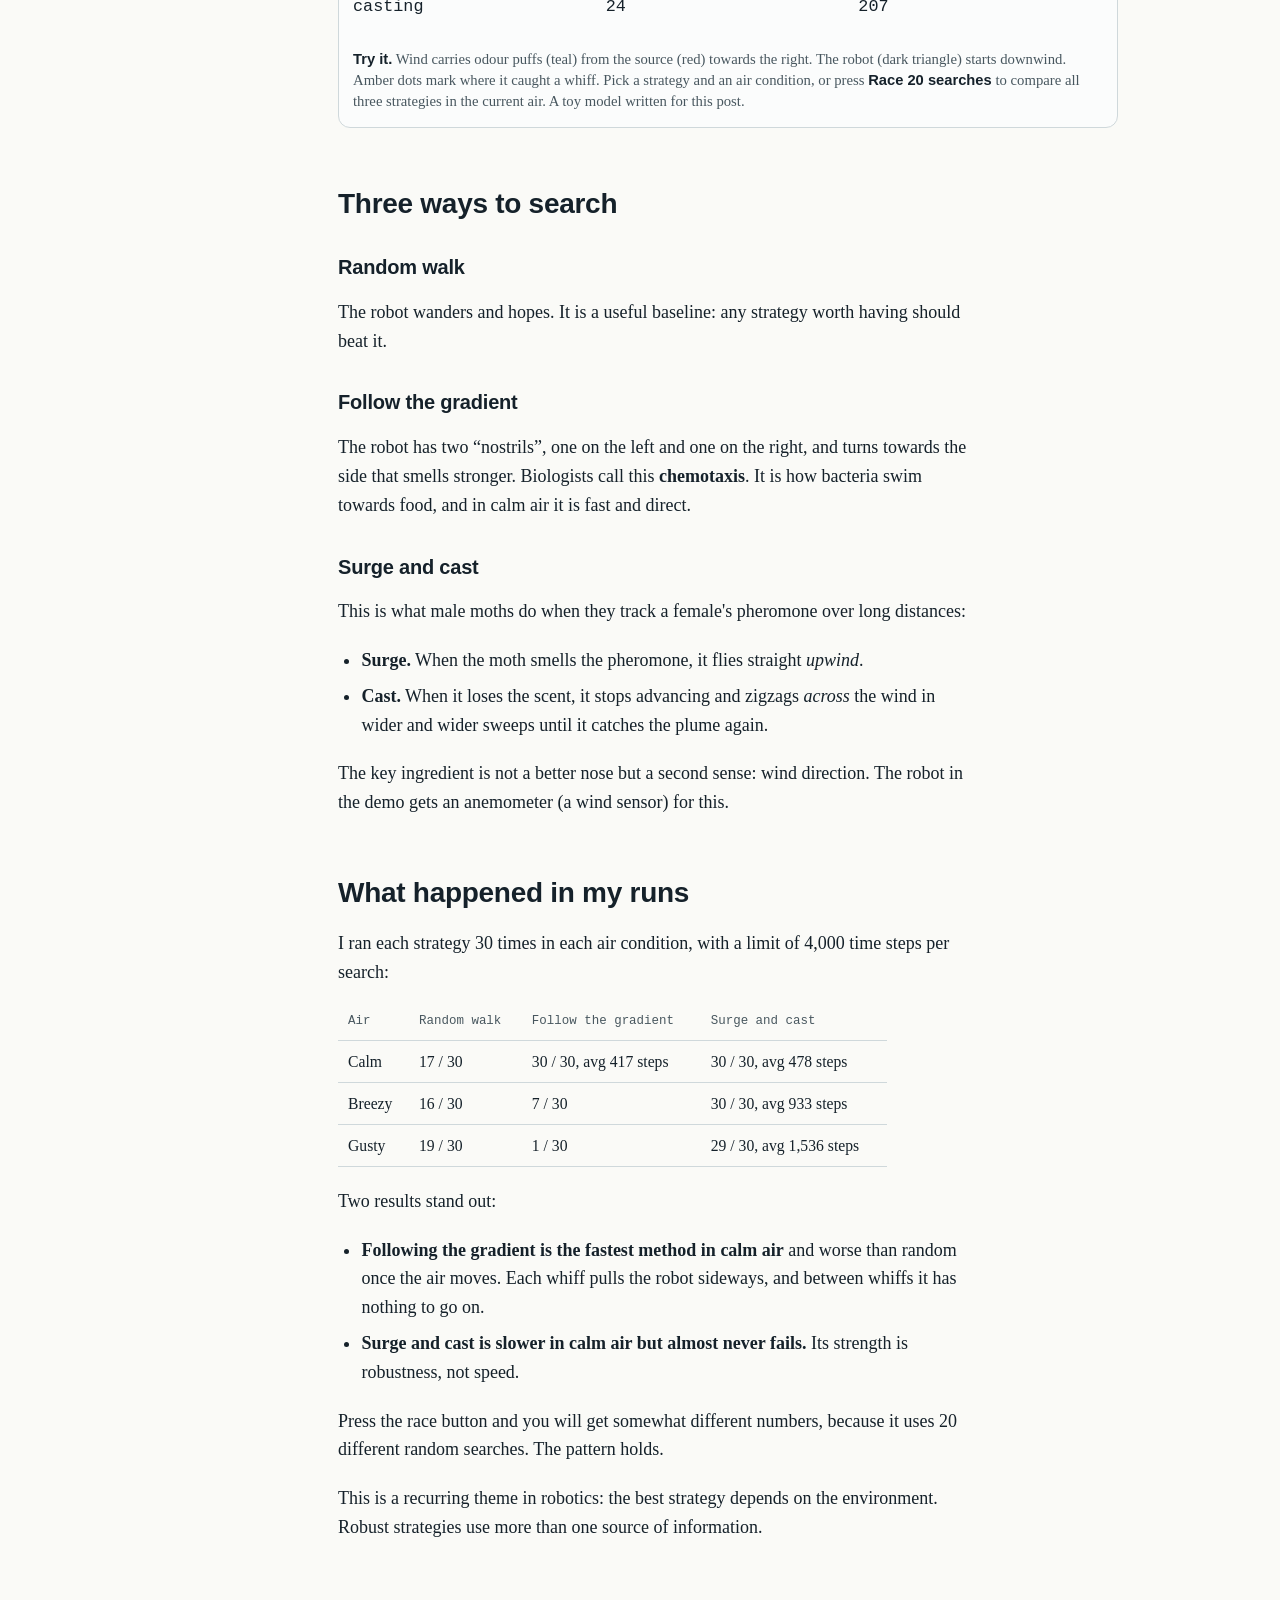
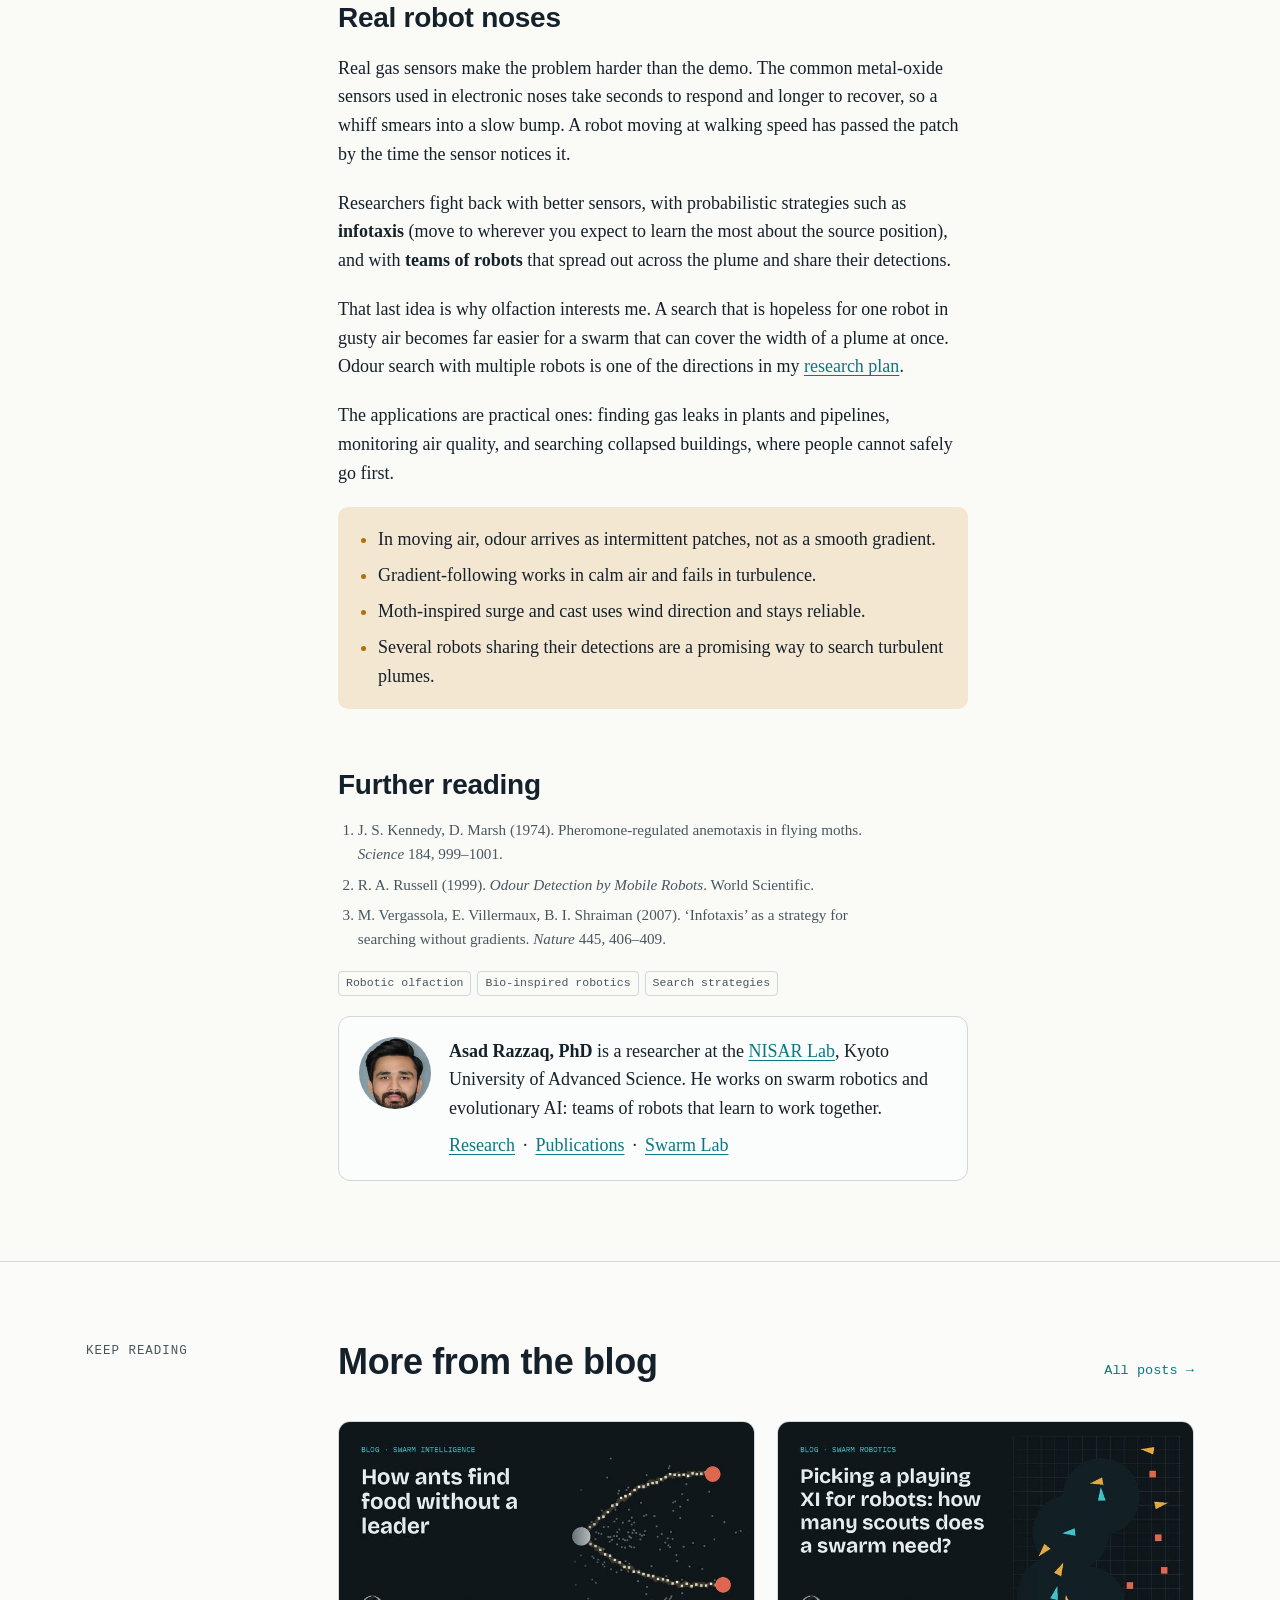
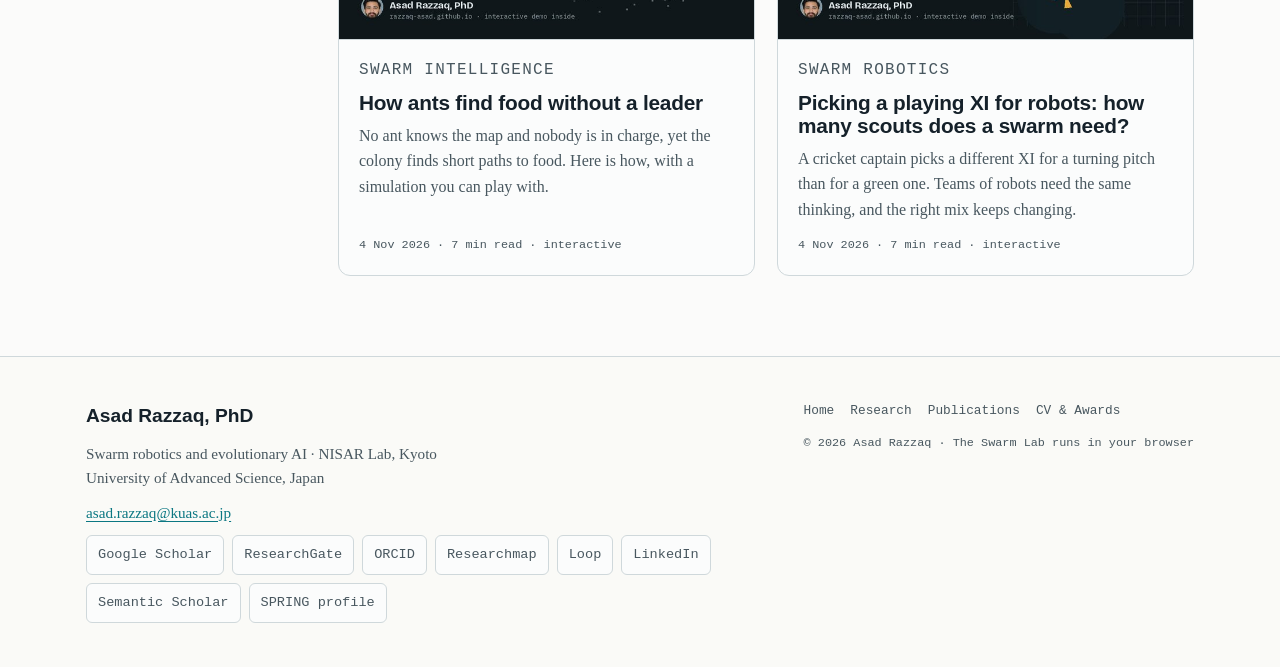
<file: blog-robot-smell-odor-source-localization.html>
<!doctype html>
<html lang="en">
<head>
<meta charset="utf-8">
<meta name="viewport" content="width=device-width, initial-scale=1, viewport-fit=cover">
<title>Can Robots Smell? Odour Source Localization Explained</title>
<meta name="description" content="Wind tears smells into patches, so following the gradient fails. See how a moth-inspired surge-and-cast strategy finds an odour source anyway.">
<meta name="author" content="Asad Razzaq">
<link rel="canonical" href="https://razzaq-asad.github.io/blog-robot-smell-odor-source-localization.html">
<meta property="og:type" content="article">
<meta property="og:site_name" content="Asad Razzaq, PhD">
<meta property="og:title" content="Can Robots Smell? Odour Source Localization Explained">
<meta property="og:description" content="Wind tears smells into patches, so following the gradient fails. See how a moth-inspired surge-and-cast strategy finds an odour source anyway.">
<meta property="og:url" content="https://razzaq-asad.github.io/blog-robot-smell-odor-source-localization.html">
<meta property="og:image" content="https://razzaq-asad.github.io/assets/blog/robot-smell-odor-source-localization.jpg">
<meta property="og:image:width" content="1200">
<meta property="og:image:height" content="630">
<meta property="og:image:alt" content="Can robots smell? How a robot tracks a gas leak to its source">
<meta property="article:published_time" content="2026-11-04T09:00:00+09:00">
<meta property="article:modified_time" content="2026-11-04T09:00:00+09:00">
<meta property="article:author" content="https://razzaq-asad.github.io/">
<meta property="article:section" content="Robotics">
<meta property="article:tag" content="Robotic olfaction">
<meta property="article:tag" content="Bio-inspired robotics">
<meta property="article:tag" content="Search strategies">
<meta name="keywords" content="can robots smell, robotic olfaction, odor source localization, gas leak detection robot, surge and cast, moth inspired robot, chemotaxis, electronic nose">
<meta property="og:locale" content="en_US">
<meta name="twitter:card" content="summary_large_image">
<meta name="twitter:title" content="Can Robots Smell? Odour Source Localization Explained">
<meta name="twitter:description" content="Wind tears smells into patches, so following the gradient fails. See how a moth-inspired surge-and-cast strategy finds an odour source anyway.">
<meta name="twitter:image" content="https://razzaq-asad.github.io/assets/blog/robot-smell-odor-source-localization.jpg">
<meta name="robots" content="noindex, follow"><!-- BLOG HIDDEN: to show this page in Google again, change "noindex, follow" to "index, follow, max-image-preview:large" -->
<link rel="me" href="https://scholar.google.com/citations?user=ZE91v18AAAAJ">
<link rel="me" href="https://www.researchgate.net/profile/Asad-Razzaq">
<link rel="me" href="https://orcid.org/0009-0004-9389-3481">
<link rel="me" href="https://www.linkedin.com/in/asadrazzaqphd/">
<link rel="me" href="https://www.semanticscholar.org/author/2238456971">
<link rel="me" href="https://promotion-research.ctg.u-toyama.ac.jp/spring-student/razzaq_r5">
<script type="application/ld+json">{"@context": "https://schema.org", "@graph": [{"@type": "WebSite", "@id": "https://razzaq-asad.github.io/#website", "url": "https://razzaq-asad.github.io/", "name": "Asad Razzaq, PhD", "description": "Personal academic website of Dr. Asad Razzaq, researcher in swarm robotics and evolutionary AI.", "publisher": {"@id": "https://razzaq-asad.github.io/#person"}, "inLanguage": "en"}, {"@type": "Person", "@id": "https://razzaq-asad.github.io/#person", "name": "Asad Razzaq", "url": "https://razzaq-asad.github.io/"}, {"@type": "WebPage", "@id": "https://razzaq-asad.github.io/blog-robot-smell-odor-source-localization.html#webpage", "url": "https://razzaq-asad.github.io/blog-robot-smell-odor-source-localization.html", "name": "Can Robots Smell? Odour Source Localization Explained", "description": "Wind tears smells into patches, so following the gradient fails. See how a moth-inspired surge-and-cast strategy finds an odour source anyway.", "inLanguage": "en", "isPartOf": {"@id": "https://razzaq-asad.github.io/#website"}, "about": {"@id": "https://razzaq-asad.github.io/#person"}, "author": {"@id": "https://razzaq-asad.github.io/#person"}, "dateModified": "2026-11-04T09:00:00+09:00", "breadcrumb": {"@type": "BreadcrumbList", "itemListElement": [{"@type": "ListItem", "position": 1, "name": "Home", "item": "https://razzaq-asad.github.io/"}, {"@type": "ListItem", "position": 2, "name": "Blog", "item": "https://razzaq-asad.github.io/blog.html"}, {"@type": "ListItem", "position": 3, "name": "Can robots smell? How a robot tracks a gas leak to its source", "item": "https://razzaq-asad.github.io/blog-robot-smell-odor-source-localization.html"}]}, "primaryImageOfPage": {"@type": "ImageObject", "url": "https://razzaq-asad.github.io/assets/blog/robot-smell-odor-source-localization.jpg"}}, {"@type": "BlogPosting", "@id": "https://razzaq-asad.github.io/blog-robot-smell-odor-source-localization.html#article", "headline": "Can robots smell? How a robot tracks a gas leak to its source", "description": "Wind tears smells into patches, so following the gradient fails. See how a moth-inspired surge-and-cast strategy finds an odour source anyway.", "image": ["https://razzaq-asad.github.io/assets/blog/robot-smell-odor-source-localization.jpg"], "datePublished": "2026-11-04T09:00:00+09:00", "dateModified": "2026-11-04T09:00:00+09:00", "author": {"@id": "https://razzaq-asad.github.io/#person"}, "publisher": {"@id": "https://razzaq-asad.github.io/#person"}, "mainEntityOfPage": {"@id": "https://razzaq-asad.github.io/blog-robot-smell-odor-source-localization.html#webpage"}, "isPartOf": {"@id": "https://razzaq-asad.github.io/blog.html#blog"}, "keywords": "can robots smell, robotic olfaction, odor source localization, gas leak detection robot, surge and cast, moth inspired robot, chemotaxis, electronic nose", "articleSection": "Robotics", "about": [{"@type": "Thing", "name": "Robotic olfaction"}, {"@type": "Thing", "name": "Bio-inspired robotics"}, {"@type": "Thing", "name": "Search strategies"}], "wordCount": 785, "inLanguage": "en"}]}</script>
<meta name="theme-color" content="#0B7782">
<link rel="icon" href="data:image/svg+xml,%3Csvg xmlns='http://www.w3.org/2000/svg' viewBox='0 0 32 32'%3E%3Crect width='32' height='32' rx='6' fill='%230B7782'/%3E%3Ccircle cx='10' cy='12' r='3' fill='%23fff'/%3E%3Ccircle cx='21' cy='9' r='3' fill='%23E5A93C'/%3E%3Ccircle cx='16' cy='21' r='3' fill='%23E5A93C'/%3E%3Ccircle cx='24' cy='22' r='3' fill='%23fff'/%3E%3C/svg%3E">
<!-- BLOG HIDDEN: <link rel="alternate" type="application/rss+xml" title="Asad Razzaq, PhD: blog" href="https://razzaq-asad.github.io/feed.xml"> -->
<link rel="stylesheet" href="assets/site.css?v=20261106">
<script>try{var t=localStorage.getItem("theme");if(t==="light"||t==="dark")document.documentElement.dataset.theme=t}catch(e){}</script>

</head>
<body>
<a class="skip" href="#main">Skip to content</a>
<nav class="nav" aria-label="Main">
  <div class="wrap">
    <a class="brand" href="index.html" aria-label="Asad Razzaq, home"><img src="assets/asad-avatar.jpg?v=2" alt="" width="30" height="30"><span>Asad Razzaq</span></a>
    <ul id="nav-links">
      <li><a href="index.html">Home</a></li>
      <li><a href="research.html">Research</a></li>
      <li><a href="research.html#lab">Swarm Lab</a></li>
      <li><a href="publications.html">Publications</a></li>
      <!-- BLOG HIDDEN: <li><a href="blog.html" aria-current="page">Blog</a></li> -->
      <!-- GALLERY HIDDEN: <li><a href="gallery.html">Gallery</a></li> -->
      <li><a href="cv.html">CV & Awards</a></li>
    </ul>
    <button class="menu-btn" type="button" aria-expanded="false" aria-controls="nav-links" aria-label="Open menu"><svg viewBox="0 0 24 24" fill="none" stroke="currentColor" stroke-width="2" stroke-linecap="round" aria-hidden="true"><path d="M4 7h16M4 12h16M4 17h16"/></svg></button>
    <button class="theme-btn" type="button" aria-label="Switch theme"></button>
  </div>
</nav>
<main id="main">
<article class="post">
<header class="page-head post-head">
  <div class="wrap">
    <p class="eyebrow"><a href="blog.html" style="color:inherit">Blog</a> · Robotics</p>
    <div>
      <h1>Can robots smell? How a robot tracks a gas leak to its source</h1>
      <p class="lead">“Follow the smell to where it is strongest” sounds easy. In moving air it mostly fails. Here is why, and what moths do instead.</p>
      <p class="byline"><img src="assets/asad-avatar.jpg?v=2" alt="" width="28" height="28"><a href="index.html" rel="author">Asad Razzaq, PhD</a><time datetime="2026-11-04">4 Nov 2026</time><span>7 min read</span></p>
    </div>
  </div>
</header>
<section class="sec" style="border-top:0">
  <div class="wrap">
    <div class="prose">

<p>Imagine a gas leak in a large factory. You send in a robot with a chemical sensor and give it a simple instruction: go where the smell is strongest. It sounds like it should work. In most real situations it does not.</p>

<h2>Smell does not spread the way you think</h2>
<p>We picture a smell as a smooth cloud that is strongest at the source and fades evenly with distance. That picture holds in perfectly still air, or at the tiny scale of a bacterium.</p>
<p>In a room with any air movement, wind and turbulence tear the odour into filaments and patches. A sensor in the plume reads a sudden whiff, then nothing, then another whiff. Most of the time the reading is zero, even quite close to the source. At any moment the “gradient” points in a random direction, or nowhere at all.</p>
<figure class="demo" data-demo="smell" aria-label="Interactive odour plume and robot search simulation">
  <div class="demo-ui"></div>
  <figcaption><b>Try it.</b> Wind carries odour puffs (teal) from the source (red) towards the right. The robot (dark triangle) starts downwind. Amber dots mark where it caught a whiff. Pick a strategy and an air condition, or press <b>Race 20 searches</b> to compare all three strategies in the current air. A toy model written for this post.</figcaption>
</figure>

<h2>Three ways to search</h2>
<h3>Random walk</h3>
<p>The robot wanders and hopes. It is a useful baseline: any strategy worth having should beat it.</p>
<h3>Follow the gradient</h3>
<p>The robot has two “nostrils”, one on the left and one on the right, and turns towards the side that smells stronger. Biologists call this <b>chemotaxis</b>. It is how bacteria swim towards food, and in calm air it is fast and direct.</p>
<h3>Surge and cast</h3>
<p>This is what male moths do when they track a female's pheromone over long distances:</p>
<ul>
  <li><b>Surge.</b> When the moth smells the pheromone, it flies straight <em>upwind</em>.</li>
  <li><b>Cast.</b> When it loses the scent, it stops advancing and zigzags <em>across</em> the wind in wider and wider sweeps until it catches the plume again.</li>
</ul>
<p>The key ingredient is not a better nose but a second sense: wind direction. The robot in the demo gets an anemometer (a wind sensor) for this.</p>

<h2>What happened in my runs</h2>
<p>I ran each strategy 30 times in each air condition, with a limit of 4,000 time steps per search:</p>
<table>
  <thead><tr><th scope="col">Air</th><th scope="col">Random walk</th><th scope="col">Follow the gradient</th><th scope="col">Surge and cast</th></tr></thead>
  <tbody>
    <tr><td>Calm</td><td>17 / 30</td><td>30 / 30, avg 417 steps</td><td>30 / 30, avg 478 steps</td></tr>
    <tr><td>Breezy</td><td>16 / 30</td><td>7 / 30</td><td>30 / 30, avg 933 steps</td></tr>
    <tr><td>Gusty</td><td>19 / 30</td><td>1 / 30</td><td>29 / 30, avg 1,536 steps</td></tr>
  </tbody>
</table>
<p>Two results stand out:</p>
<ul>
  <li><b>Following the gradient is the fastest method in calm air</b> and worse than random once the air moves. Each whiff pulls the robot sideways, and between whiffs it has nothing to go on.</li>
  <li><b>Surge and cast is slower in calm air but almost never fails.</b> Its strength is robustness, not speed.</li>
</ul>
<p>Press the race button and you will get somewhat different numbers, because it uses 20 different random searches. The pattern holds.</p>
<p>This is a recurring theme in robotics: the best strategy depends on the environment. Robust strategies use more than one source of information.</p>

<h2>Real robot noses</h2>
<p>Real gas sensors make the problem harder than the demo. The common metal-oxide sensors used in electronic noses take seconds to respond and longer to recover, so a whiff smears into a slow bump. A robot moving at walking speed has passed the patch by the time the sensor notices it.</p>
<p>Researchers fight back with better sensors, with probabilistic strategies such as <b>infotaxis</b> (move to wherever you expect to learn the most about the source position), and with <b>teams of robots</b> that spread out across the plume and share their detections.</p>
<p>That last idea is why olfaction interests me. A search that is hopeless for one robot in gusty air becomes far easier for a swarm that can cover the width of a plume at once. Odour search with multiple robots is one of the directions in my <a href="research.html#vision">research plan</a>.</p>
<p>The applications are practical ones: finding gas leaks in plants and pipelines, monitoring air quality, and searching collapsed buildings, where people cannot safely go first.</p>

<ul class="key-points">
  <li>In moving air, odour arrives as intermittent patches, not as a smooth gradient.</li>
  <li>Gradient-following works in calm air and fails in turbulence.</li>
  <li>Moth-inspired surge and cast uses wind direction and stays reliable.</li>
  <li>Several robots sharing their detections are a promising way to search turbulent plumes.</li>
</ul>

<h2>Further reading</h2>
<ol class="refs"><li>J. S. Kennedy, D. Marsh (1974). Pheromone-regulated anemotaxis in flying moths. <i>Science</i> 184, 999–1001.</li><li>R. A. Russell (1999). <i>Odour Detection by Mobile Robots</i>. World Scientific.</li><li>M. Vergassola, E. Villermaux, B. I. Shraiman (2007). ‘Infotaxis’ as a strategy for searching without gradients. <i>Nature</i> 445, 406–409.</li></ol>

      <div class="tags" aria-label="Topics"><span class="tag">Robotic olfaction</span><span class="tag">Bio-inspired robotics</span><span class="tag">Search strategies</span></div>
      <aside class="author-box" aria-label="About the author">
        <img src="assets/asad-avatar.jpg?v=2" alt="Asad Razzaq" width="72" height="72" loading="lazy">
        <div><p><b>Asad Razzaq, PhD</b> is a researcher at the <a href="https://nisarlab.org/" target="_blank" rel="noopener">NISAR Lab</a>, Kyoto University of Advanced Science. He works on swarm robotics and evolutionary AI: teams of robots that learn to work together.</p>
        <p class="row"><a href="research.html">Research</a> · <a href="publications.html">Publications</a> · <a href="research.html#lab">Swarm Lab</a></p></div>
      </aside>
    </div>
  </div>
</section>
</article>
<section class="sec tint" aria-labelledby="h-more">
  <div class="wrap">
    <div class="sec-head"><p class="eyebrow">Keep reading</p><div class="head-row"><h2 id="h-more">More from the blog</h2><a class="arrow" href="blog.html">All posts</a></div></div>
    <div class="posts indent"><a class="post-card reveal" href="blog-ants-swarm-intelligence.html"><img src="assets/blog/ants-swarm-intelligence-card.jpg" alt="" width="720" height="378" loading="lazy"><div class="pc-body"><p class="eyebrow">Swarm intelligence</p><h3>How ants find food without a leader</h3><p>No ant knows the map and nobody is in charge, yet the colony finds short paths to food. Here is how, with a simulation you can play with.</p><p class="pc-meta">4 Nov 2026 · 7 min read · interactive</p></div></a><a class="post-card reveal" href="blog-robot-team-composition.html"><img src="assets/blog/robot-team-composition-card.jpg" alt="" width="720" height="378" loading="lazy"><div class="pc-body"><p class="eyebrow">Swarm robotics</p><h3>Picking a playing XI for robots: how many scouts does a swarm need?</h3><p>A cricket captain picks a different XI for a turning pitch than for a green one. Teams of robots need the same thinking, and the right mix keeps changing.</p><p class="pc-meta">4 Nov 2026 · 7 min read · interactive</p></div></a></div>
  </div>
</section>
</main>
<footer>
  <div class="wrap">
    <div style="display:flex;flex-direction:column;gap:10px;min-width:0">
      <p class="fname">Asad Razzaq, PhD</p>
      <p class="muted" style="max-width:52ch">Swarm robotics and evolutionary AI · NISAR Lab, Kyoto University of Advanced Science, Japan</p>
      <p><a data-email href="mailto:asad.razzaq@kuas.ac.jp">asad.razzaq@kuas.ac.jp</a></p>
      <div class="links">
        <a class="btn small" data-link="scholar" href="https://scholar.google.com/citations?user=ZE91v18AAAAJ" target="_blank" rel="noopener">Google Scholar</a>
        <a class="btn small" data-link="researchgate" href="https://www.researchgate.net/profile/Asad-Razzaq" target="_blank" rel="noopener">ResearchGate</a>
        <a class="btn small" data-link="orcid" href="https://orcid.org/0009-0004-9389-3481" target="_blank" rel="noopener">ORCID</a>
        <a class="btn small" data-link="researchmap" href="https://researchmap.jp/asadrazzaq" target="_blank" rel="noopener">Researchmap</a>
        <a class="btn small" data-link="loop" href="https://loop.frontiersin.org/people/2528588/overview" target="_blank" rel="noopener">Loop</a>
        <a class="btn small" data-link="linkedin" href="https://www.linkedin.com/in/asadrazzaqphd/" target="_blank" rel="noopener">LinkedIn</a>
        <a class="btn small" data-link="semanticscholar" href="https://www.semanticscholar.org/author/2238456971" target="_blank" rel="noopener">Semantic Scholar</a>
        <a class="btn small" data-link="spring" href="https://promotion-research.ctg.u-toyama.ac.jp/spring-student/razzaq_r5" target="_blank" rel="noopener">SPRING profile</a>
        <a class="btn small" data-link="instagram" target="_blank" rel="noopener" hidden>Instagram</a>
      </div>
    </div>
    <div style="display:flex;flex-direction:column;gap:12px">
      <nav aria-label="Footer"><a href="index.html">Home</a> <a href="research.html">Research</a> <a href="publications.html">Publications</a> <!-- BLOG HIDDEN: <a href="blog.html">Blog</a> --> <!-- GALLERY HIDDEN: <a href="gallery.html">Gallery</a> --> <a href="cv.html">CV & Awards</a></nav>
      <p class="small">© <span data-year>2026</span> Asad Razzaq · The Swarm Lab runs in your browser</p>
    </div>
  </div>
</footer>

<script src="assets/config.js?v=20261106-profiles" defer></script>
<script src="assets/site.js?v=20261106" defer></script>
<script src="assets/blog.js" defer></script>
</body>
</html>
</file>
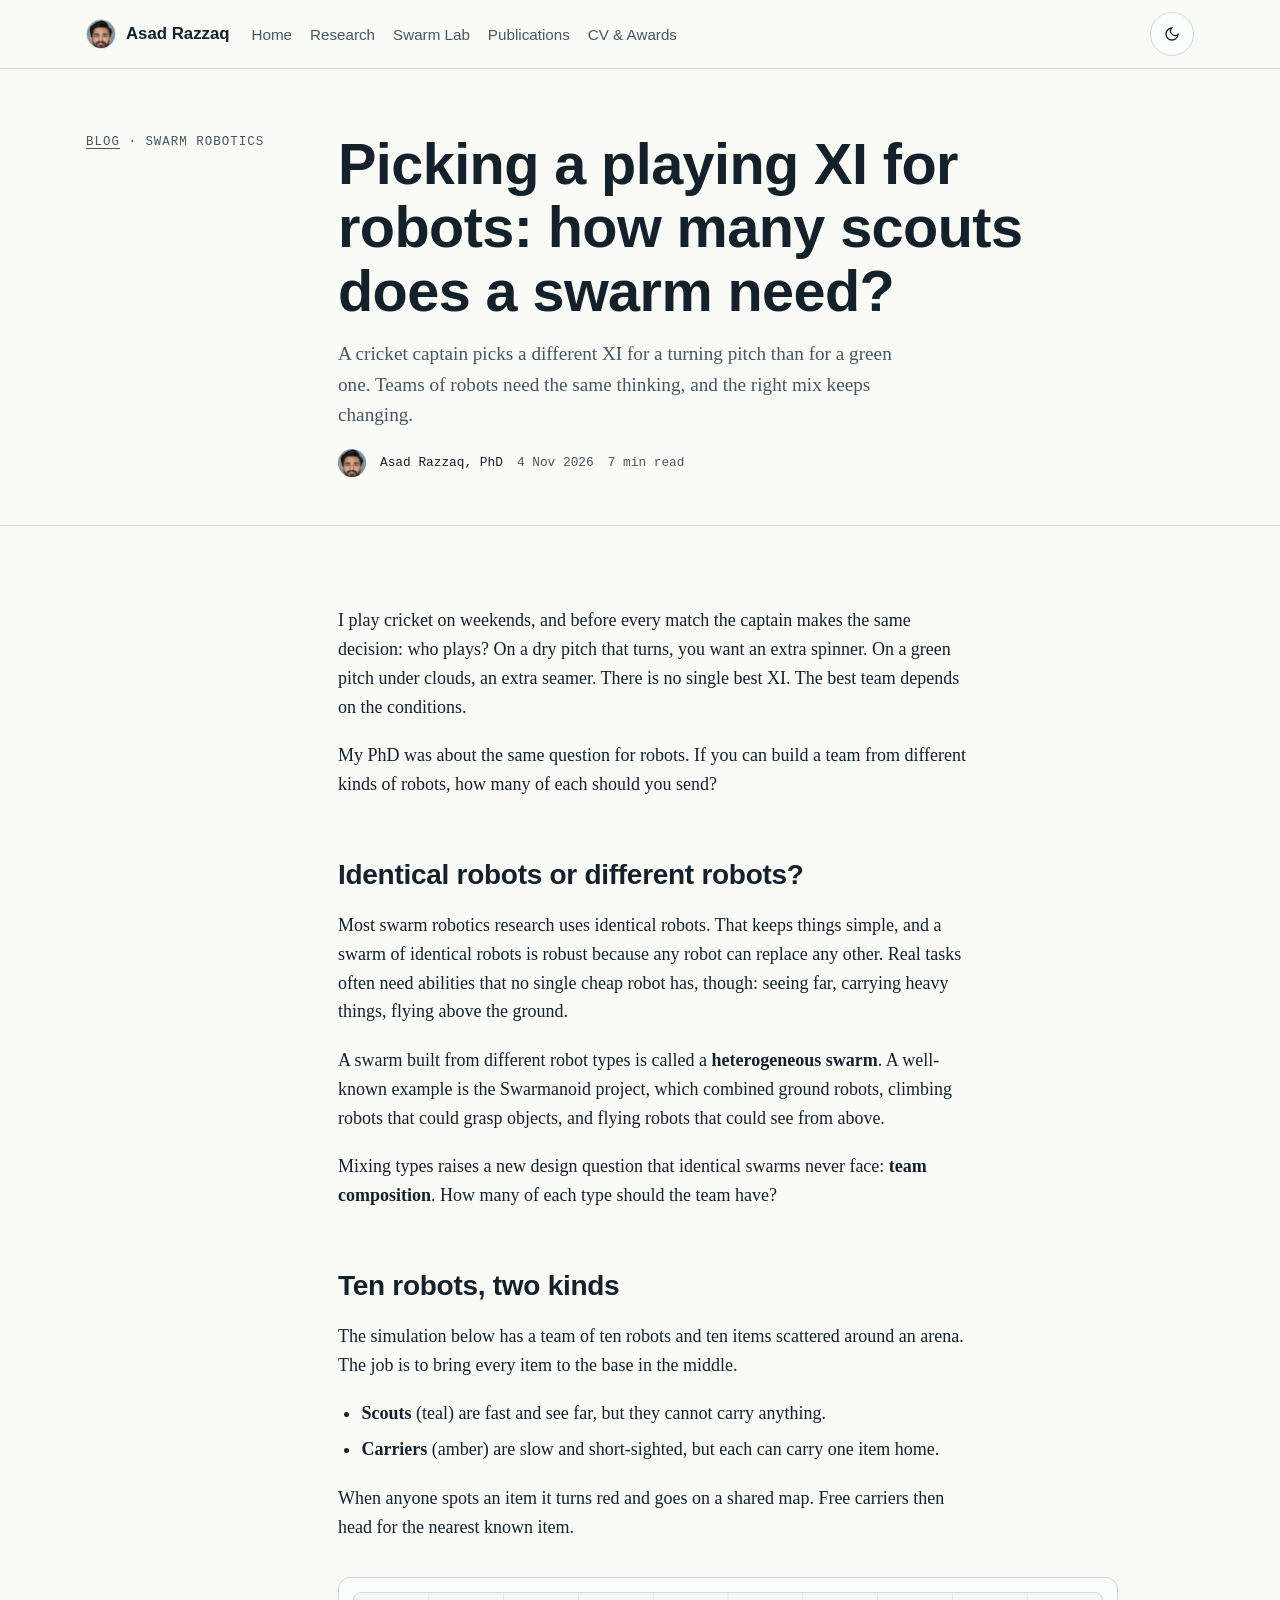
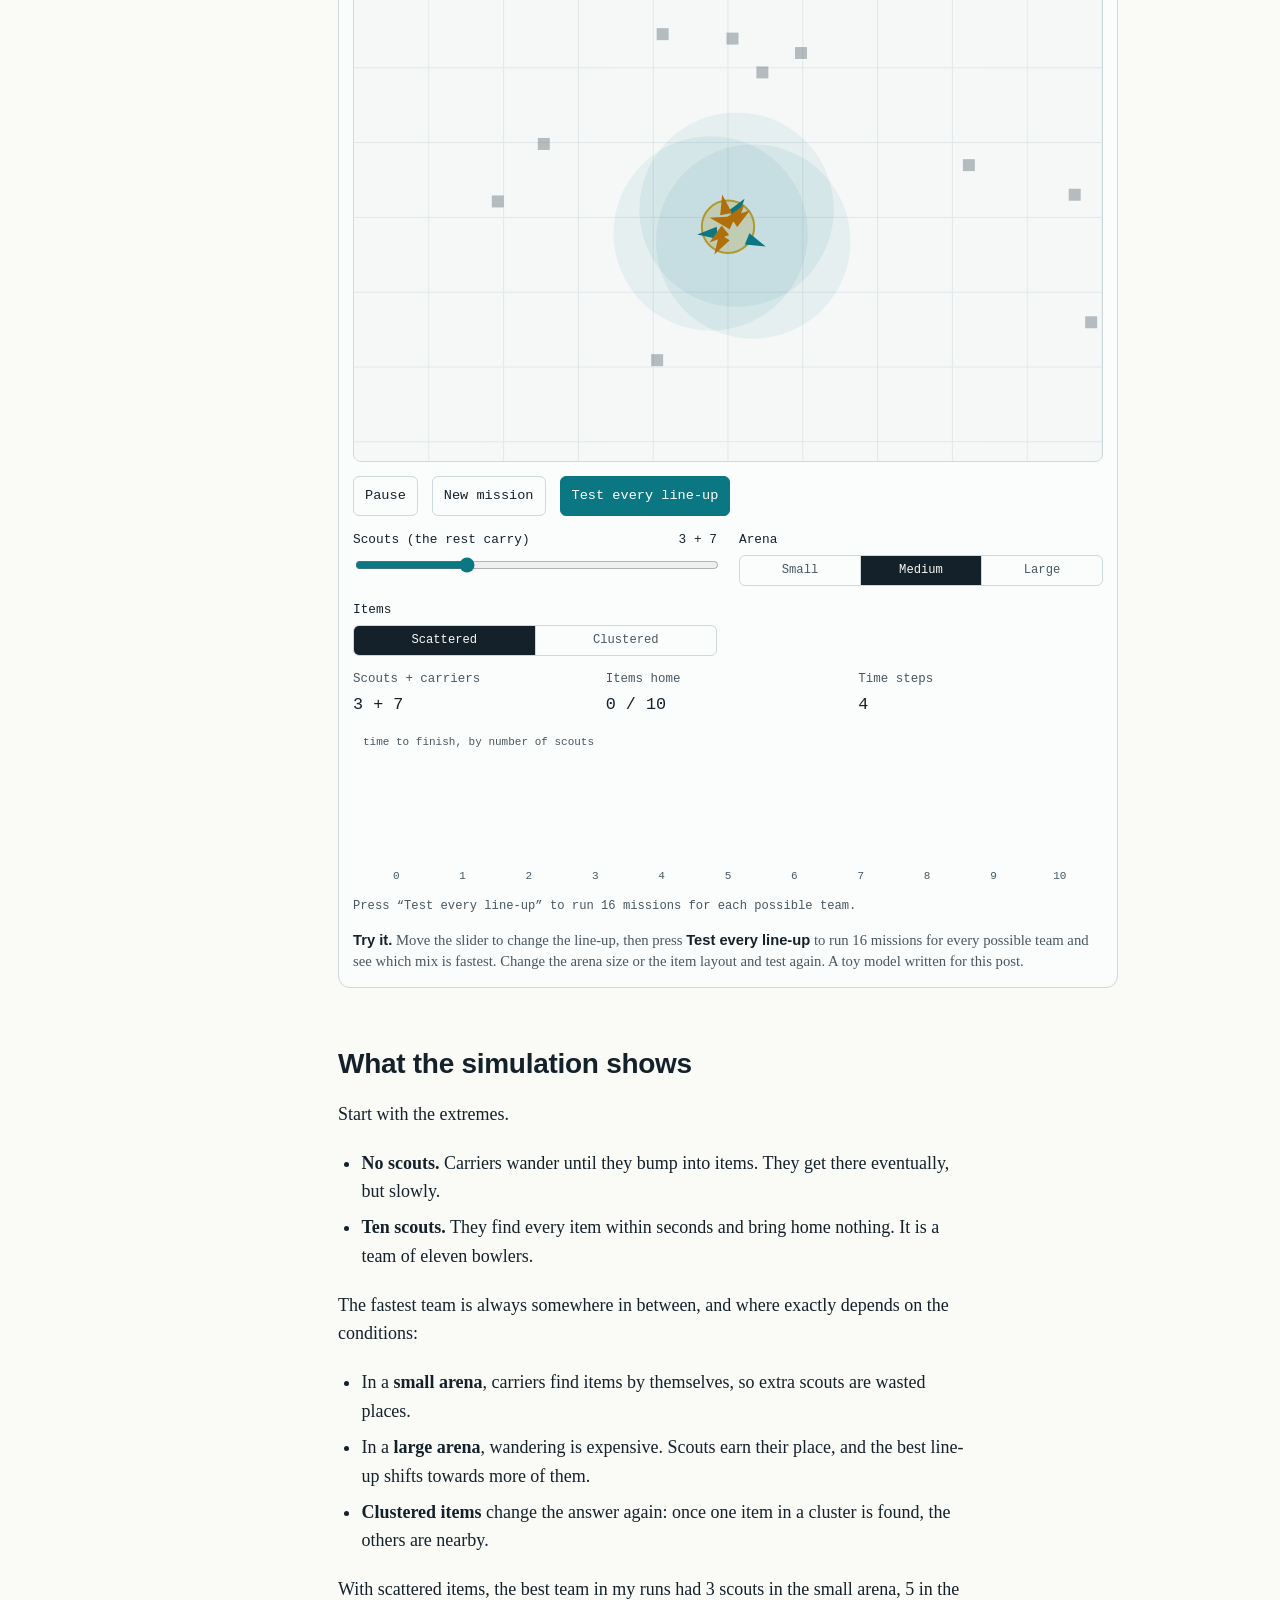
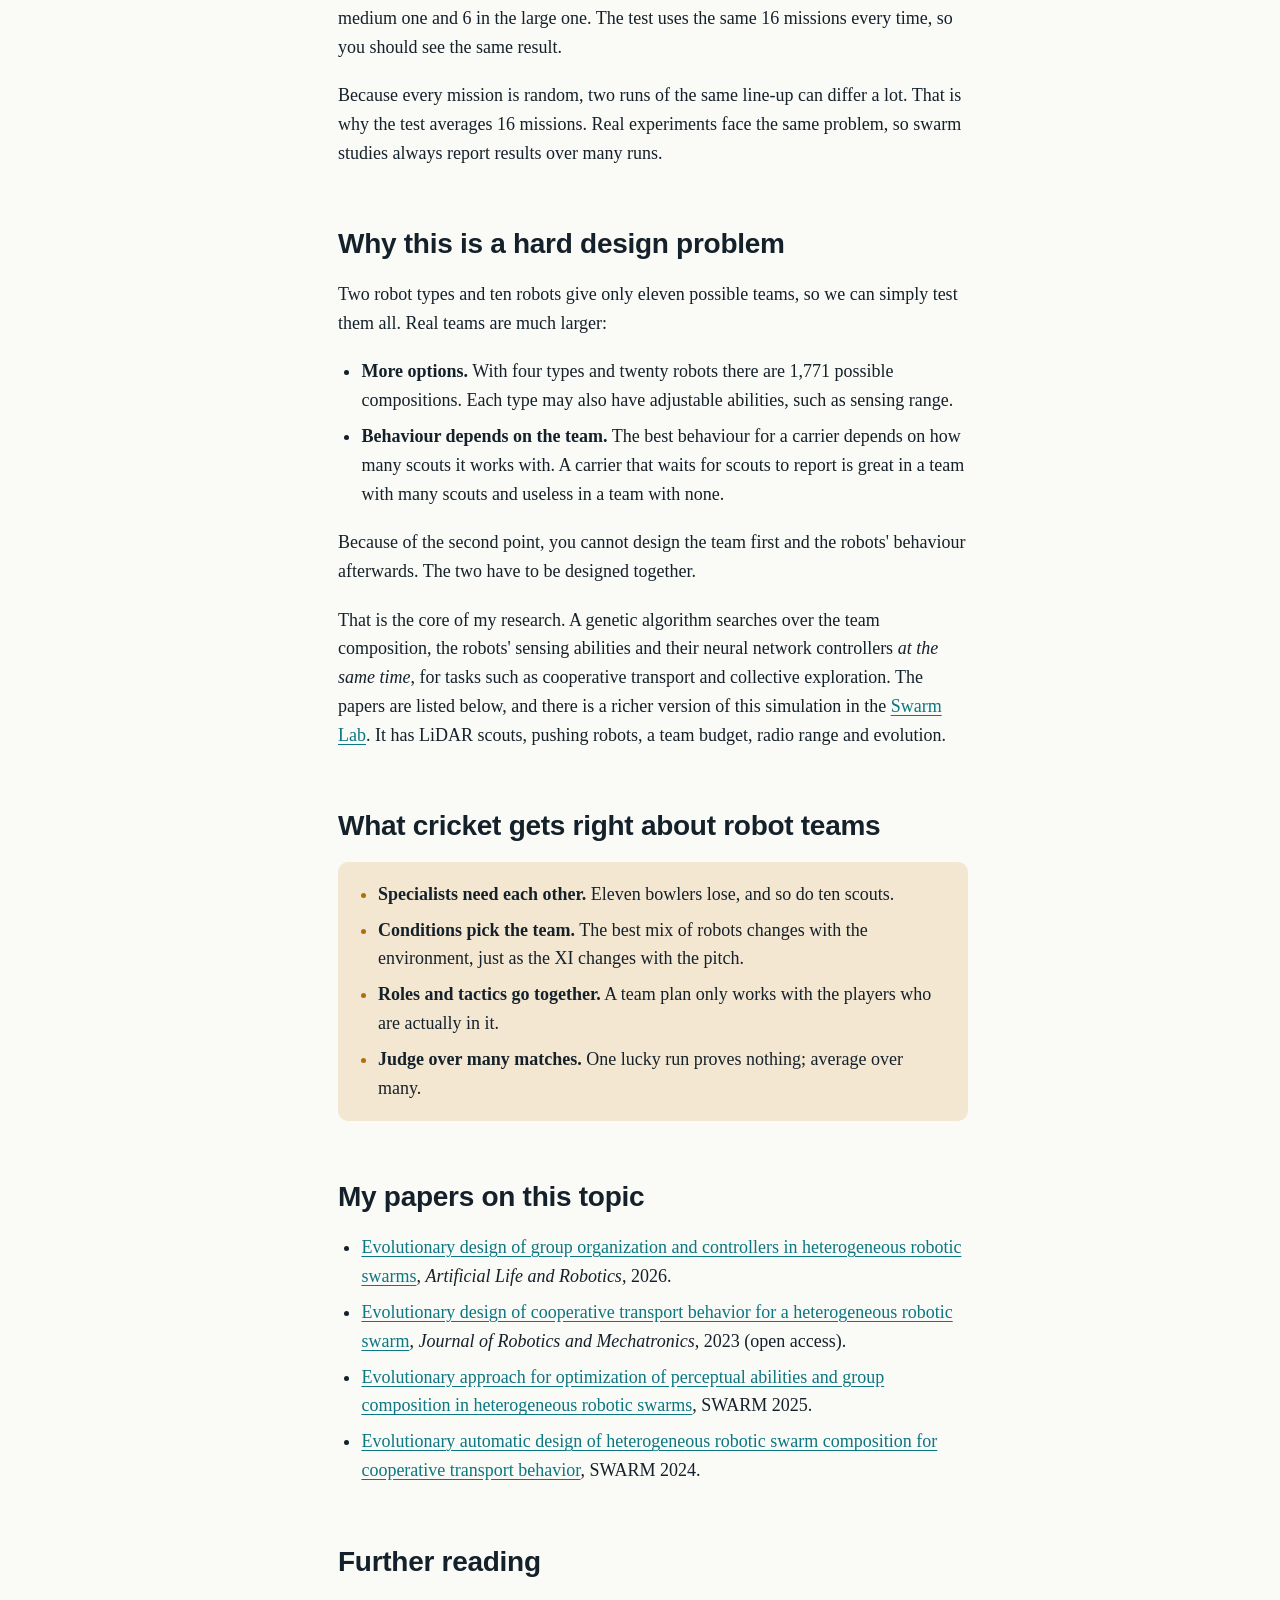
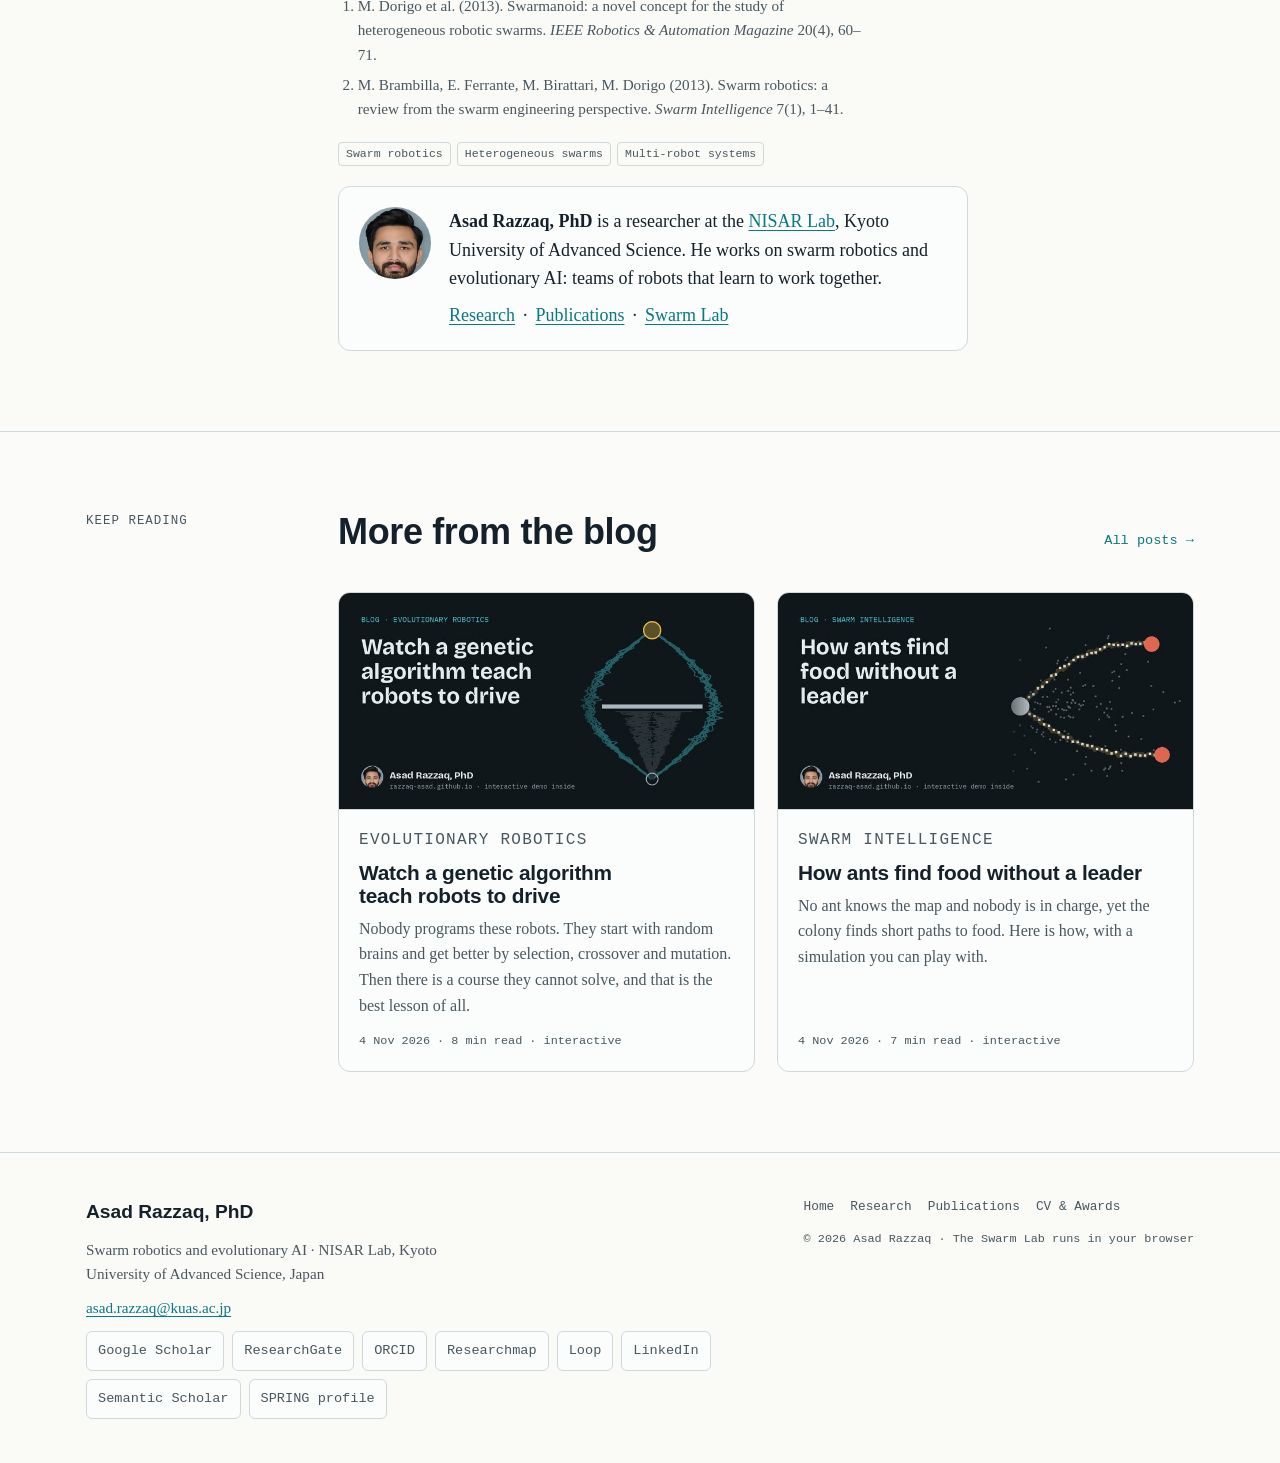
<file: blog-robot-team-composition.html>
<!doctype html>
<html lang="en">
<head>
<meta charset="utf-8">
<meta name="viewport" content="width=device-width, initial-scale=1, viewport-fit=cover">
<title>Robot Team Composition: How Many Scouts Does a Swarm Need?</title>
<meta name="description" content="A cricket captain changes the XI for the pitch. Robot swarms need the same thinking: try a simulation to find the best mix of scout and carrier robots.">
<meta name="author" content="Asad Razzaq">
<link rel="canonical" href="https://razzaq-asad.github.io/blog-robot-team-composition.html">
<meta property="og:type" content="article">
<meta property="og:site_name" content="Asad Razzaq, PhD">
<meta property="og:title" content="Robot Team Composition: How Many Scouts Does a Swarm Need?">
<meta property="og:description" content="A cricket captain changes the XI for the pitch. Robot swarms need the same thinking: try a simulation to find the best mix of scout and carrier robots.">
<meta property="og:url" content="https://razzaq-asad.github.io/blog-robot-team-composition.html">
<meta property="og:image" content="https://razzaq-asad.github.io/assets/blog/robot-team-composition.jpg">
<meta property="og:image:width" content="1200">
<meta property="og:image:height" content="630">
<meta property="og:image:alt" content="Picking a playing XI for robots: how many scouts does a swarm need?">
<meta property="article:published_time" content="2026-11-04T09:00:00+09:00">
<meta property="article:modified_time" content="2026-11-04T09:00:00+09:00">
<meta property="article:author" content="https://razzaq-asad.github.io/">
<meta property="article:section" content="Swarm robotics">
<meta property="article:tag" content="Swarm robotics">
<meta property="article:tag" content="Heterogeneous swarms">
<meta property="article:tag" content="Multi-robot systems">
<meta name="keywords" content="heterogeneous robot swarm, multi-robot team composition, swarm robotics, scout robots, cooperative transport, multi-robot task allocation">
<meta property="og:locale" content="en_US">
<meta name="twitter:card" content="summary_large_image">
<meta name="twitter:title" content="Robot Team Composition: How Many Scouts Does a Swarm Need?">
<meta name="twitter:description" content="A cricket captain changes the XI for the pitch. Robot swarms need the same thinking: try a simulation to find the best mix of scout and carrier robots.">
<meta name="twitter:image" content="https://razzaq-asad.github.io/assets/blog/robot-team-composition.jpg">
<meta name="robots" content="noindex, follow"><!-- BLOG HIDDEN: to show this page in Google again, change "noindex, follow" to "index, follow, max-image-preview:large" -->
<link rel="me" href="https://scholar.google.com/citations?user=ZE91v18AAAAJ">
<link rel="me" href="https://www.researchgate.net/profile/Asad-Razzaq">
<link rel="me" href="https://orcid.org/0009-0004-9389-3481">
<link rel="me" href="https://www.linkedin.com/in/asadrazzaqphd/">
<link rel="me" href="https://www.semanticscholar.org/author/2238456971">
<link rel="me" href="https://promotion-research.ctg.u-toyama.ac.jp/spring-student/razzaq_r5">
<script type="application/ld+json">{"@context": "https://schema.org", "@graph": [{"@type": "WebSite", "@id": "https://razzaq-asad.github.io/#website", "url": "https://razzaq-asad.github.io/", "name": "Asad Razzaq, PhD", "description": "Personal academic website of Dr. Asad Razzaq, researcher in swarm robotics and evolutionary AI.", "publisher": {"@id": "https://razzaq-asad.github.io/#person"}, "inLanguage": "en"}, {"@type": "Person", "@id": "https://razzaq-asad.github.io/#person", "name": "Asad Razzaq", "url": "https://razzaq-asad.github.io/"}, {"@type": "WebPage", "@id": "https://razzaq-asad.github.io/blog-robot-team-composition.html#webpage", "url": "https://razzaq-asad.github.io/blog-robot-team-composition.html", "name": "Robot Team Composition: How Many Scouts Does a Swarm Need?", "description": "A cricket captain changes the XI for the pitch. Robot swarms need the same thinking: try a simulation to find the best mix of scout and carrier robots.", "inLanguage": "en", "isPartOf": {"@id": "https://razzaq-asad.github.io/#website"}, "about": {"@id": "https://razzaq-asad.github.io/#person"}, "author": {"@id": "https://razzaq-asad.github.io/#person"}, "dateModified": "2026-11-04T09:00:00+09:00", "breadcrumb": {"@type": "BreadcrumbList", "itemListElement": [{"@type": "ListItem", "position": 1, "name": "Home", "item": "https://razzaq-asad.github.io/"}, {"@type": "ListItem", "position": 2, "name": "Blog", "item": "https://razzaq-asad.github.io/blog.html"}, {"@type": "ListItem", "position": 3, "name": "Picking a playing XI for robots: how many scouts does a swarm need?", "item": "https://razzaq-asad.github.io/blog-robot-team-composition.html"}]}, "primaryImageOfPage": {"@type": "ImageObject", "url": "https://razzaq-asad.github.io/assets/blog/robot-team-composition.jpg"}}, {"@type": "BlogPosting", "@id": "https://razzaq-asad.github.io/blog-robot-team-composition.html#article", "headline": "Picking a playing XI for robots: how many scouts does a swarm need?", "description": "A cricket captain changes the XI for the pitch. Robot swarms need the same thinking: try a simulation to find the best mix of scout and carrier robots.", "image": ["https://razzaq-asad.github.io/assets/blog/robot-team-composition.jpg"], "datePublished": "2026-11-04T09:00:00+09:00", "dateModified": "2026-11-04T09:00:00+09:00", "author": {"@id": "https://razzaq-asad.github.io/#person"}, "publisher": {"@id": "https://razzaq-asad.github.io/#person"}, "mainEntityOfPage": {"@id": "https://razzaq-asad.github.io/blog-robot-team-composition.html#webpage"}, "isPartOf": {"@id": "https://razzaq-asad.github.io/blog.html#blog"}, "keywords": "heterogeneous robot swarm, multi-robot team composition, swarm robotics, scout robots, cooperative transport, multi-robot task allocation", "articleSection": "Swarm robotics", "about": [{"@type": "Thing", "name": "Swarm robotics"}, {"@type": "Thing", "name": "Heterogeneous swarms"}, {"@type": "Thing", "name": "Multi-robot systems"}], "wordCount": 893, "inLanguage": "en"}]}</script>
<meta name="theme-color" content="#0B7782">
<link rel="icon" href="data:image/svg+xml,%3Csvg xmlns='http://www.w3.org/2000/svg' viewBox='0 0 32 32'%3E%3Crect width='32' height='32' rx='6' fill='%230B7782'/%3E%3Ccircle cx='10' cy='12' r='3' fill='%23fff'/%3E%3Ccircle cx='21' cy='9' r='3' fill='%23E5A93C'/%3E%3Ccircle cx='16' cy='21' r='3' fill='%23E5A93C'/%3E%3Ccircle cx='24' cy='22' r='3' fill='%23fff'/%3E%3C/svg%3E">
<!-- BLOG HIDDEN: <link rel="alternate" type="application/rss+xml" title="Asad Razzaq, PhD: blog" href="https://razzaq-asad.github.io/feed.xml"> -->
<link rel="stylesheet" href="assets/site.css?v=20261106">
<script>try{var t=localStorage.getItem("theme");if(t==="light"||t==="dark")document.documentElement.dataset.theme=t}catch(e){}</script>

</head>
<body>
<a class="skip" href="#main">Skip to content</a>
<nav class="nav" aria-label="Main">
  <div class="wrap">
    <a class="brand" href="index.html" aria-label="Asad Razzaq, home"><img src="assets/asad-avatar.jpg?v=2" alt="" width="30" height="30"><span>Asad Razzaq</span></a>
    <ul id="nav-links">
      <li><a href="index.html">Home</a></li>
      <li><a href="research.html">Research</a></li>
      <li><a href="research.html#lab">Swarm Lab</a></li>
      <li><a href="publications.html">Publications</a></li>
      <!-- BLOG HIDDEN: <li><a href="blog.html" aria-current="page">Blog</a></li> -->
      <!-- GALLERY HIDDEN: <li><a href="gallery.html">Gallery</a></li> -->
      <li><a href="cv.html">CV & Awards</a></li>
    </ul>
    <button class="menu-btn" type="button" aria-expanded="false" aria-controls="nav-links" aria-label="Open menu"><svg viewBox="0 0 24 24" fill="none" stroke="currentColor" stroke-width="2" stroke-linecap="round" aria-hidden="true"><path d="M4 7h16M4 12h16M4 17h16"/></svg></button>
    <button class="theme-btn" type="button" aria-label="Switch theme"></button>
  </div>
</nav>
<main id="main">
<article class="post">
<header class="page-head post-head">
  <div class="wrap">
    <p class="eyebrow"><a href="blog.html" style="color:inherit">Blog</a> · Swarm robotics</p>
    <div>
      <h1>Picking a playing XI for robots: how many scouts does a swarm need?</h1>
      <p class="lead">A cricket captain picks a different XI for a turning pitch than for a green one. Teams of robots need the same thinking, and the right mix keeps changing.</p>
      <p class="byline"><img src="assets/asad-avatar.jpg?v=2" alt="" width="28" height="28"><a href="index.html" rel="author">Asad Razzaq, PhD</a><time datetime="2026-11-04">4 Nov 2026</time><span>7 min read</span></p>
    </div>
  </div>
</header>
<section class="sec" style="border-top:0">
  <div class="wrap">
    <div class="prose">

<p>I play cricket on weekends, and before every match the captain makes the same decision: who plays? On a dry pitch that turns, you want an extra spinner. On a green pitch under clouds, an extra seamer. There is no single best XI. The best team depends on the conditions.</p>
<p>My PhD was about the same question for robots. If you can build a team from different kinds of robots, how many of each should you send?</p>

<h2>Identical robots or different robots?</h2>
<p>Most swarm robotics research uses identical robots. That keeps things simple, and a swarm of identical robots is robust because any robot can replace any other. Real tasks often need abilities that no single cheap robot has, though: seeing far, carrying heavy things, flying above the ground.</p>
<p>A swarm built from different robot types is called a <b>heterogeneous swarm</b>. A well-known example is the Swarmanoid project, which combined ground robots, climbing robots that could grasp objects, and flying robots that could see from above.</p>
<p>Mixing types raises a new design question that identical swarms never face: <b>team composition</b>. How many of each type should the team have?</p>

<h2>Ten robots, two kinds</h2>
<p>The simulation below has a team of ten robots and ten items scattered around an arena. The job is to bring every item to the base in the middle.</p>
<ul>
  <li><b>Scouts</b> (teal) are fast and see far, but they cannot carry anything.</li>
  <li><b>Carriers</b> (amber) are slow and short-sighted, but each can carry one item home.</li>
</ul>
<p>When anyone spots an item it turns red and goes on a shared map. Free carriers then head for the nearest known item.</p>
<figure class="demo" data-demo="team" aria-label="Interactive robot team composition simulation">
  <div class="demo-ui"></div>
  <figcaption><b>Try it.</b> Move the slider to change the line-up, then press <b>Test every line-up</b> to run 16 missions for every possible team and see which mix is fastest. Change the arena size or the item layout and test again. A toy model written for this post.</figcaption>
</figure>

<h2>What the simulation shows</h2>
<p>Start with the extremes.</p>
<ul>
  <li><b>No scouts.</b> Carriers wander until they bump into items. They get there eventually, but slowly.</li>
  <li><b>Ten scouts.</b> They find every item within seconds and bring home nothing. It is a team of eleven bowlers.</li>
</ul>
<p>The fastest team is always somewhere in between, and where exactly depends on the conditions:</p>
<ul>
  <li>In a <b>small arena</b>, carriers find items by themselves, so extra scouts are wasted places.</li>
  <li>In a <b>large arena</b>, wandering is expensive. Scouts earn their place, and the best line-up shifts towards more of them.</li>
  <li><b>Clustered items</b> change the answer again: once one item in a cluster is found, the others are nearby.</li>
</ul>
<p>With scattered items, the best team in my runs had 3 scouts in the small arena, 5 in the medium one and 6 in the large one. The test uses the same 16 missions every time, so you should see the same result.</p>
<p>Because every mission is random, two runs of the same line-up can differ a lot. That is why the test averages 16 missions. Real experiments face the same problem, so swarm studies always report results over many runs.</p>

<h2>Why this is a hard design problem</h2>
<p>Two robot types and ten robots give only eleven possible teams, so we can simply test them all. Real teams are much larger:</p>
<ul>
  <li><b>More options.</b> With four types and twenty robots there are 1,771 possible compositions. Each type may also have adjustable abilities, such as sensing range.</li>
  <li><b>Behaviour depends on the team.</b> The best behaviour for a carrier depends on how many scouts it works with. A carrier that waits for scouts to report is great in a team with many scouts and useless in a team with none.</li>
</ul>
<p>Because of the second point, you cannot design the team first and the robots' behaviour afterwards. The two have to be designed together.</p>
<p>That is the core of my research. A genetic algorithm searches over the team composition, the robots' sensing abilities and their neural network controllers <em>at the same time</em>, for tasks such as cooperative transport and collective exploration. The papers are listed below, and there is a richer version of this simulation in the <a href="research.html#lab">Swarm Lab</a>. It has LiDAR scouts, pushing robots, a team budget, radio range and evolution.</p>

<h2>What cricket gets right about robot teams</h2>
<ul class="key-points">
  <li><b>Specialists need each other.</b> Eleven bowlers lose, and so do ten scouts.</li>
  <li><b>Conditions pick the team.</b> The best mix of robots changes with the environment, just as the XI changes with the pitch.</li>
  <li><b>Roles and tactics go together.</b> A team plan only works with the players who are actually in it.</li>
  <li><b>Judge over many matches.</b> One lucky run proves nothing; average over many.</li>
</ul>

<h2>My papers on this topic</h2>
<ul>
  <li><a href="publications.html#J1">Evolutionary design of group organization and controllers in heterogeneous robotic swarms</a>, <i>Artificial Life and Robotics</i>, 2026.</li>
  <li><a href="publications.html#J2">Evolutionary design of cooperative transport behavior for a heterogeneous robotic swarm</a>, <i>Journal of Robotics and Mechatronics</i>, 2023 (open access).</li>
  <li><a href="publications.html#C2">Evolutionary approach for optimization of perceptual abilities and group composition in heterogeneous robotic swarms</a>, SWARM 2025.</li>
  <li><a href="publications.html#C4">Evolutionary automatic design of heterogeneous robotic swarm composition for cooperative transport behavior</a>, SWARM 2024.</li>
</ul>

<h2>Further reading</h2>
<ol class="refs"><li>M. Dorigo et al. (2013). Swarmanoid: a novel concept for the study of heterogeneous robotic swarms. <i>IEEE Robotics &amp; Automation Magazine</i> 20(4), 60–71.</li><li>M. Brambilla, E. Ferrante, M. Birattari, M. Dorigo (2013). Swarm robotics: a review from the swarm engineering perspective. <i>Swarm Intelligence</i> 7(1), 1–41.</li></ol>

      <div class="tags" aria-label="Topics"><span class="tag">Swarm robotics</span><span class="tag">Heterogeneous swarms</span><span class="tag">Multi-robot systems</span></div>
      <aside class="author-box" aria-label="About the author">
        <img src="assets/asad-avatar.jpg?v=2" alt="Asad Razzaq" width="72" height="72" loading="lazy">
        <div><p><b>Asad Razzaq, PhD</b> is a researcher at the <a href="https://nisarlab.org/" target="_blank" rel="noopener">NISAR Lab</a>, Kyoto University of Advanced Science. He works on swarm robotics and evolutionary AI: teams of robots that learn to work together.</p>
        <p class="row"><a href="research.html">Research</a> · <a href="publications.html">Publications</a> · <a href="research.html#lab">Swarm Lab</a></p></div>
      </aside>
    </div>
  </div>
</section>
</article>
<section class="sec tint" aria-labelledby="h-more">
  <div class="wrap">
    <div class="sec-head"><p class="eyebrow">Keep reading</p><div class="head-row"><h2 id="h-more">More from the blog</h2><a class="arrow" href="blog.html">All posts</a></div></div>
    <div class="posts indent"><a class="post-card reveal" href="blog-genetic-algorithm-robots.html"><img src="assets/blog/genetic-algorithm-robots-card.jpg" alt="" width="720" height="378" loading="lazy"><div class="pc-body"><p class="eyebrow">Evolutionary robotics</p><h3>Watch a genetic algorithm teach robots to drive</h3><p>Nobody programs these robots. They start with random brains and get better by selection, crossover and mutation. Then there is a course they cannot solve, and that is the best lesson of all.</p><p class="pc-meta">4 Nov 2026 · 8 min read · interactive</p></div></a><a class="post-card reveal" href="blog-ants-swarm-intelligence.html"><img src="assets/blog/ants-swarm-intelligence-card.jpg" alt="" width="720" height="378" loading="lazy"><div class="pc-body"><p class="eyebrow">Swarm intelligence</p><h3>How ants find food without a leader</h3><p>No ant knows the map and nobody is in charge, yet the colony finds short paths to food. Here is how, with a simulation you can play with.</p><p class="pc-meta">4 Nov 2026 · 7 min read · interactive</p></div></a></div>
  </div>
</section>
</main>
<footer>
  <div class="wrap">
    <div style="display:flex;flex-direction:column;gap:10px;min-width:0">
      <p class="fname">Asad Razzaq, PhD</p>
      <p class="muted" style="max-width:52ch">Swarm robotics and evolutionary AI · NISAR Lab, Kyoto University of Advanced Science, Japan</p>
      <p><a data-email href="mailto:asad.razzaq@kuas.ac.jp">asad.razzaq@kuas.ac.jp</a></p>
      <div class="links">
        <a class="btn small" data-link="scholar" href="https://scholar.google.com/citations?user=ZE91v18AAAAJ" target="_blank" rel="noopener">Google Scholar</a>
        <a class="btn small" data-link="researchgate" href="https://www.researchgate.net/profile/Asad-Razzaq" target="_blank" rel="noopener">ResearchGate</a>
        <a class="btn small" data-link="orcid" href="https://orcid.org/0009-0004-9389-3481" target="_blank" rel="noopener">ORCID</a>
        <a class="btn small" data-link="researchmap" href="https://researchmap.jp/asadrazzaq" target="_blank" rel="noopener">Researchmap</a>
        <a class="btn small" data-link="loop" href="https://loop.frontiersin.org/people/2528588/overview" target="_blank" rel="noopener">Loop</a>
        <a class="btn small" data-link="linkedin" href="https://www.linkedin.com/in/asadrazzaqphd/" target="_blank" rel="noopener">LinkedIn</a>
        <a class="btn small" data-link="semanticscholar" href="https://www.semanticscholar.org/author/2238456971" target="_blank" rel="noopener">Semantic Scholar</a>
        <a class="btn small" data-link="spring" href="https://promotion-research.ctg.u-toyama.ac.jp/spring-student/razzaq_r5" target="_blank" rel="noopener">SPRING profile</a>
        <a class="btn small" data-link="instagram" target="_blank" rel="noopener" hidden>Instagram</a>
      </div>
    </div>
    <div style="display:flex;flex-direction:column;gap:12px">
      <nav aria-label="Footer"><a href="index.html">Home</a> <a href="research.html">Research</a> <a href="publications.html">Publications</a> <!-- BLOG HIDDEN: <a href="blog.html">Blog</a> --> <!-- GALLERY HIDDEN: <a href="gallery.html">Gallery</a> --> <a href="cv.html">CV & Awards</a></nav>
      <p class="small">© <span data-year>2026</span> Asad Razzaq · The Swarm Lab runs in your browser</p>
    </div>
  </div>
</footer>

<script src="assets/config.js?v=20261106-profiles" defer></script>
<script src="assets/site.js?v=20261106" defer></script>
<script src="assets/blog.js" defer></script>
</body>
</html>
</file>
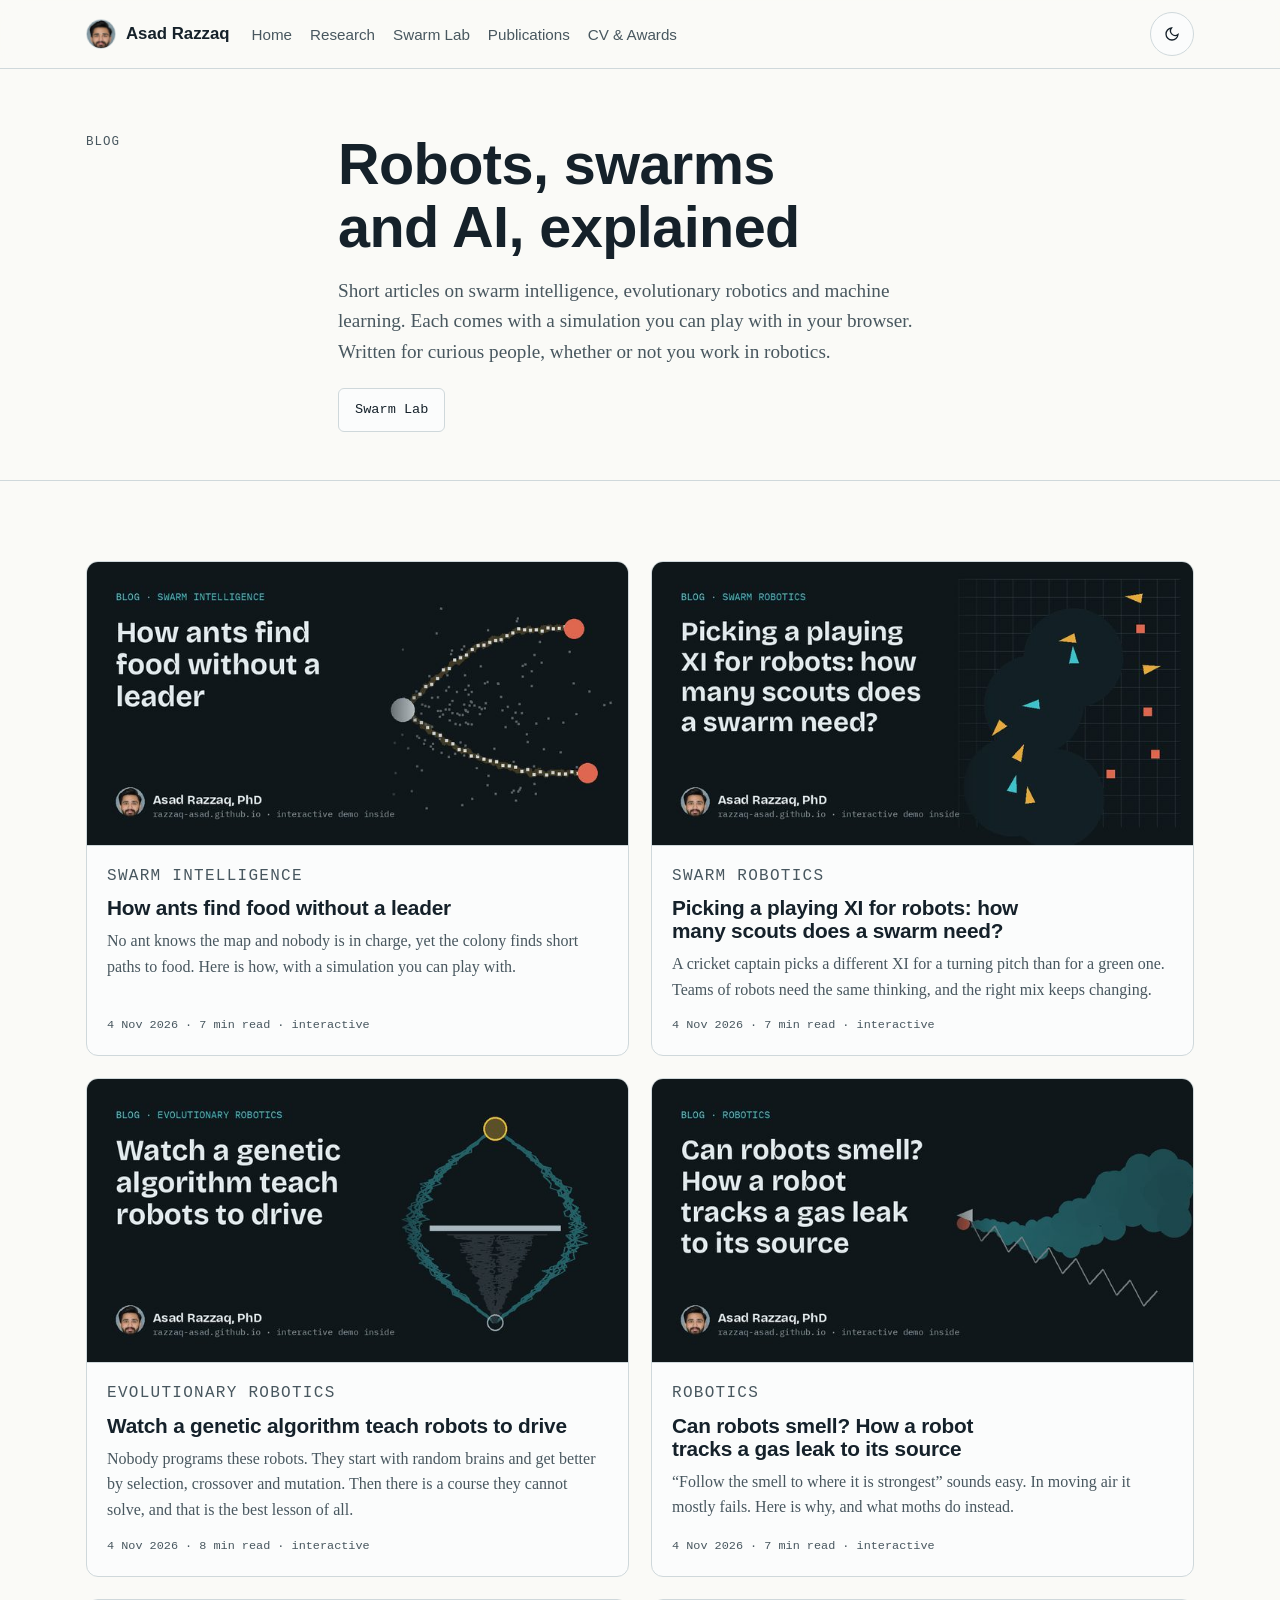
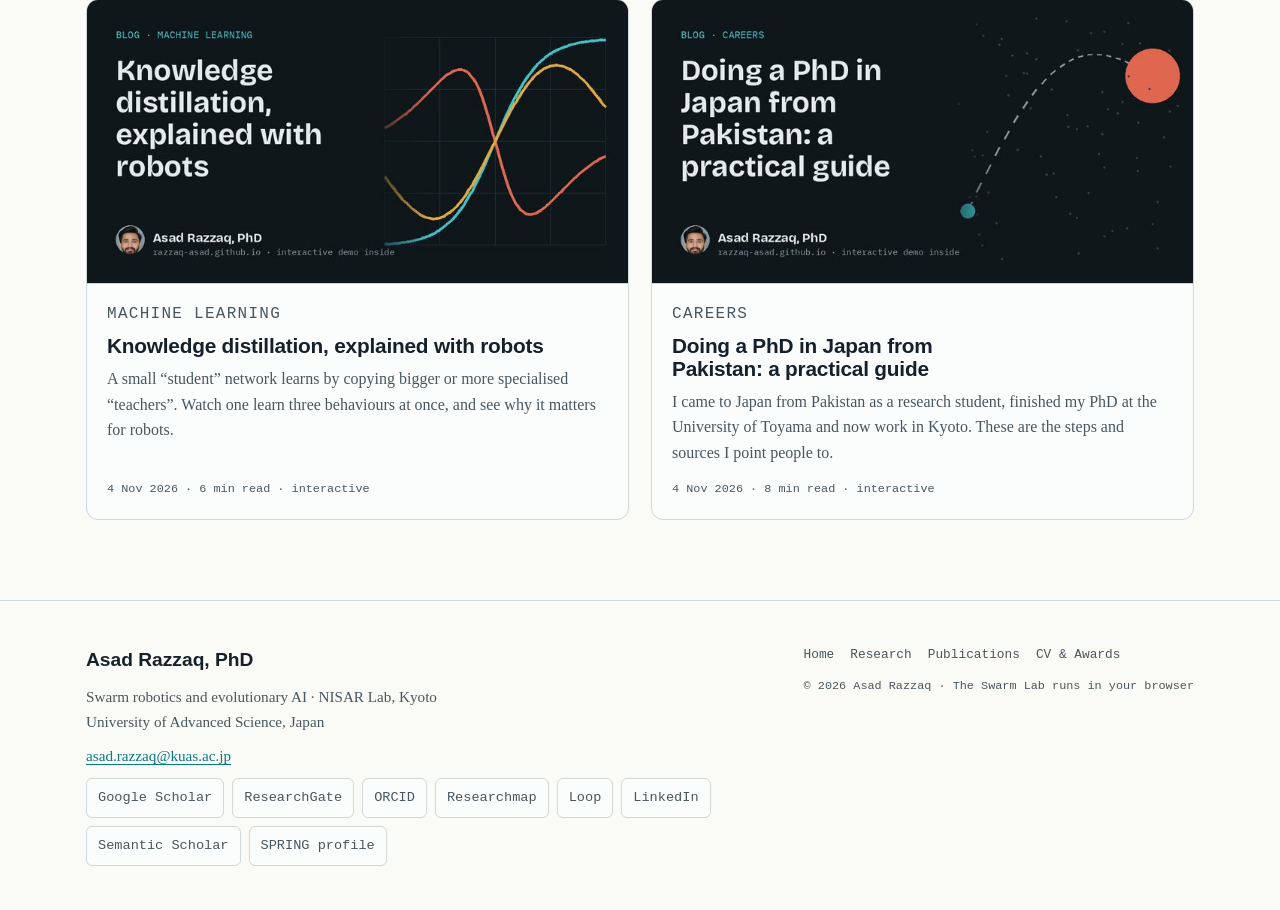
<file: blog.html>
<!doctype html>
<html lang="en">
<head>
<meta charset="utf-8">
<meta name="viewport" content="width=device-width, initial-scale=1, viewport-fit=cover">
<title>Robotics &amp; AI Blog · Asad Razzaq, PhD</title>
<meta name="description" content="Swarm intelligence, evolutionary robotics and AI explained with interactive simulations you can play with, by Dr. Asad Razzaq, swarm robotics researcher in Japan.">
<meta name="author" content="Asad Razzaq">
<link rel="canonical" href="https://razzaq-asad.github.io/blog.html">
<meta property="og:type" content="website">
<meta property="og:site_name" content="Asad Razzaq, PhD">
<meta property="og:title" content="Robotics &amp; AI Blog · Asad Razzaq, PhD">
<meta property="og:description" content="Swarm intelligence, evolutionary robotics and AI explained with interactive simulations you can play with, by Dr. Asad Razzaq, swarm robotics researcher in Japan.">
<meta property="og:url" content="https://razzaq-asad.github.io/blog.html">
<meta property="og:image" content="https://razzaq-asad.github.io/assets/og.jpg">
<meta property="og:image:width" content="1200">
<meta property="og:image:height" content="630">
<meta property="og:image:alt" content="Asad Razzaq, PhD: swarm robotics and evolutionary AI">
<meta property="og:locale" content="en_US">
<meta name="twitter:card" content="summary_large_image">
<meta name="twitter:title" content="Robotics &amp; AI Blog · Asad Razzaq, PhD">
<meta name="twitter:description" content="Swarm intelligence, evolutionary robotics and AI explained with interactive simulations you can play with, by Dr. Asad Razzaq, swarm robotics researcher in Japan.">
<meta name="twitter:image" content="https://razzaq-asad.github.io/assets/og.jpg">
<meta name="robots" content="noindex, follow"><!-- BLOG HIDDEN: to show this page in Google again, change "noindex, follow" to "index, follow, max-image-preview:large" -->
<link rel="me" href="https://scholar.google.com/citations?user=ZE91v18AAAAJ">
<link rel="me" href="https://www.researchgate.net/profile/Asad-Razzaq">
<link rel="me" href="https://orcid.org/0009-0004-9389-3481">
<link rel="me" href="https://www.linkedin.com/in/asadrazzaqphd/">
<link rel="me" href="https://www.semanticscholar.org/author/2238456971">
<link rel="me" href="https://promotion-research.ctg.u-toyama.ac.jp/spring-student/razzaq_r5">
<script type="application/ld+json">{"@context": "https://schema.org", "@graph": [{"@type": "WebSite", "@id": "https://razzaq-asad.github.io/#website", "url": "https://razzaq-asad.github.io/", "name": "Asad Razzaq, PhD", "description": "Personal academic website of Dr. Asad Razzaq, researcher in swarm robotics and evolutionary AI.", "publisher": {"@id": "https://razzaq-asad.github.io/#person"}, "inLanguage": "en"}, {"@type": "Person", "@id": "https://razzaq-asad.github.io/#person", "name": "Asad Razzaq", "url": "https://razzaq-asad.github.io/"}, {"@type": "CollectionPage", "@id": "https://razzaq-asad.github.io/blog.html#webpage", "url": "https://razzaq-asad.github.io/blog.html", "name": "Robotics & AI Blog · Asad Razzaq, PhD", "description": "Swarm intelligence, evolutionary robotics and AI explained with interactive simulations you can play with, by Dr. Asad Razzaq, swarm robotics researcher in Japan.", "inLanguage": "en", "isPartOf": {"@id": "https://razzaq-asad.github.io/#website"}, "about": {"@id": "https://razzaq-asad.github.io/#person"}, "author": {"@id": "https://razzaq-asad.github.io/#person"}, "dateModified": "2026-11-04T09:00:00+09:00", "breadcrumb": {"@type": "BreadcrumbList", "itemListElement": [{"@type": "ListItem", "position": 1, "name": "Home", "item": "https://razzaq-asad.github.io/"}, {"@type": "ListItem", "position": 2, "name": "Robotics & AI Blog", "item": "https://razzaq-asad.github.io/blog.html"}]}}, {"@type": "Blog", "@id": "https://razzaq-asad.github.io/blog.html#blog", "url": "https://razzaq-asad.github.io/blog.html", "name": "Asad Razzaq: robots, swarms and AI, explained", "description": "Articles on swarm intelligence, evolutionary robotics and machine learning, each with an interactive simulation.", "author": {"@id": "https://razzaq-asad.github.io/#person"}, "publisher": {"@id": "https://razzaq-asad.github.io/#person"}, "inLanguage": "en", "blogPost": [{"@type": "BlogPosting", "@id": "https://razzaq-asad.github.io/blog-ants-swarm-intelligence.html#article", "headline": "How ants find food without a leader", "url": "https://razzaq-asad.github.io/blog-ants-swarm-intelligence.html", "datePublished": "2026-11-04T09:00:00+09:00"}, {"@type": "BlogPosting", "@id": "https://razzaq-asad.github.io/blog-robot-team-composition.html#article", "headline": "Picking a playing XI for robots: how many scouts does a swarm need?", "url": "https://razzaq-asad.github.io/blog-robot-team-composition.html", "datePublished": "2026-11-04T09:00:00+09:00"}, {"@type": "BlogPosting", "@id": "https://razzaq-asad.github.io/blog-genetic-algorithm-robots.html#article", "headline": "Watch a genetic algorithm teach robots to drive", "url": "https://razzaq-asad.github.io/blog-genetic-algorithm-robots.html", "datePublished": "2026-11-04T09:00:00+09:00"}, {"@type": "BlogPosting", "@id": "https://razzaq-asad.github.io/blog-robot-smell-odor-source-localization.html#article", "headline": "Can robots smell? How a robot tracks a gas leak to its source", "url": "https://razzaq-asad.github.io/blog-robot-smell-odor-source-localization.html", "datePublished": "2026-11-04T09:00:00+09:00"}, {"@type": "BlogPosting", "@id": "https://razzaq-asad.github.io/blog-knowledge-distillation-explained.html#article", "headline": "Knowledge distillation, explained with robots", "url": "https://razzaq-asad.github.io/blog-knowledge-distillation-explained.html", "datePublished": "2026-11-04T09:00:00+09:00"}, {"@type": "BlogPosting", "@id": "https://razzaq-asad.github.io/blog-phd-in-japan-from-pakistan.html#article", "headline": "Doing a PhD in Japan from Pakistan: a practical guide", "url": "https://razzaq-asad.github.io/blog-phd-in-japan-from-pakistan.html", "datePublished": "2026-11-04T09:00:00+09:00"}]}]}</script>
<meta name="theme-color" content="#0B7782">
<link rel="icon" href="data:image/svg+xml,%3Csvg xmlns='http://www.w3.org/2000/svg' viewBox='0 0 32 32'%3E%3Crect width='32' height='32' rx='6' fill='%230B7782'/%3E%3Ccircle cx='10' cy='12' r='3' fill='%23fff'/%3E%3Ccircle cx='21' cy='9' r='3' fill='%23E5A93C'/%3E%3Ccircle cx='16' cy='21' r='3' fill='%23E5A93C'/%3E%3Ccircle cx='24' cy='22' r='3' fill='%23fff'/%3E%3C/svg%3E">
<!-- BLOG HIDDEN: <link rel="alternate" type="application/rss+xml" title="Asad Razzaq, PhD: blog" href="https://razzaq-asad.github.io/feed.xml"> -->
<link rel="stylesheet" href="assets/site.css?v=20261106">
<script>try{var t=localStorage.getItem("theme");if(t==="light"||t==="dark")document.documentElement.dataset.theme=t}catch(e){}</script>

</head>
<body>
<a class="skip" href="#main">Skip to content</a>
<nav class="nav" aria-label="Main">
  <div class="wrap">
    <a class="brand" href="index.html" aria-label="Asad Razzaq, home"><img src="assets/asad-avatar.jpg?v=2" alt="" width="30" height="30"><span>Asad Razzaq</span></a>
    <ul id="nav-links">
      <li><a href="index.html">Home</a></li>
      <li><a href="research.html">Research</a></li>
      <li><a href="research.html#lab">Swarm Lab</a></li>
      <li><a href="publications.html">Publications</a></li>
      <!-- BLOG HIDDEN: <li><a href="blog.html" aria-current="page">Blog</a></li> -->
      <!-- GALLERY HIDDEN: <li><a href="gallery.html">Gallery</a></li> -->
      <li><a href="cv.html">CV & Awards</a></li>
    </ul>
    <button class="menu-btn" type="button" aria-expanded="false" aria-controls="nav-links" aria-label="Open menu"><svg viewBox="0 0 24 24" fill="none" stroke="currentColor" stroke-width="2" stroke-linecap="round" aria-hidden="true"><path d="M4 7h16M4 12h16M4 17h16"/></svg></button>
    <button class="theme-btn" type="button" aria-label="Switch theme"></button>
  </div>
</nav>
<main id="main">
<header class="page-head">
  <div class="wrap">
    <p class="eyebrow">Blog</p>
    <div>
      <h1>Robots, swarms and AI, explained</h1>
      <p class="lead">Short articles on swarm intelligence, evolutionary robotics and machine learning. Each comes with a simulation you can play with in your browser. Written for curious people, whether or not you work in robotics.</p>
      <div class="actions" style="margin-top:20px"><a class="btn" href="research.html#lab">Swarm Lab</a></div>
    </div>
  </div>
</header>
<section class="sec" style="border-top:0" aria-label="Posts">
  <div class="wrap">
    <div class="posts">
      <a class="post-card reveal" href="blog-ants-swarm-intelligence.html"><img src="assets/blog/ants-swarm-intelligence-card.jpg" alt="" width="720" height="378" fetchpriority="high"><div class="pc-body"><p class="eyebrow">Swarm intelligence</p><h2>How ants find food without a leader</h2><p>No ant knows the map and nobody is in charge, yet the colony finds short paths to food. Here is how, with a simulation you can play with.</p><p class="pc-meta">4 Nov 2026 · 7 min read · interactive</p></div></a><a class="post-card reveal" href="blog-robot-team-composition.html"><img src="assets/blog/robot-team-composition-card.jpg" alt="" width="720" height="378" fetchpriority="high"><div class="pc-body"><p class="eyebrow">Swarm robotics</p><h2>Picking a playing XI for robots: how many scouts does a swarm need?</h2><p>A cricket captain picks a different XI for a turning pitch than for a green one. Teams of robots need the same thinking, and the right mix keeps changing.</p><p class="pc-meta">4 Nov 2026 · 7 min read · interactive</p></div></a><a class="post-card reveal" href="blog-genetic-algorithm-robots.html"><img src="assets/blog/genetic-algorithm-robots-card.jpg" alt="" width="720" height="378" loading="lazy"><div class="pc-body"><p class="eyebrow">Evolutionary robotics</p><h2>Watch a genetic algorithm teach robots to drive</h2><p>Nobody programs these robots. They start with random brains and get better by selection, crossover and mutation. Then there is a course they cannot solve, and that is the best lesson of all.</p><p class="pc-meta">4 Nov 2026 · 8 min read · interactive</p></div></a><a class="post-card reveal" href="blog-robot-smell-odor-source-localization.html"><img src="assets/blog/robot-smell-odor-source-localization-card.jpg" alt="" width="720" height="378" loading="lazy"><div class="pc-body"><p class="eyebrow">Robotics</p><h2>Can robots smell? How a robot tracks a gas leak to its source</h2><p>“Follow the smell to where it is strongest” sounds easy. In moving air it mostly fails. Here is why, and what moths do instead.</p><p class="pc-meta">4 Nov 2026 · 7 min read · interactive</p></div></a><a class="post-card reveal" href="blog-knowledge-distillation-explained.html"><img src="assets/blog/knowledge-distillation-explained-card.jpg" alt="" width="720" height="378" loading="lazy"><div class="pc-body"><p class="eyebrow">Machine learning</p><h2>Knowledge distillation, explained with robots</h2><p>A small “student” network learns by copying bigger or more specialised “teachers”. Watch one learn three behaviours at once, and see why it matters for robots.</p><p class="pc-meta">4 Nov 2026 · 6 min read · interactive</p></div></a><a class="post-card reveal" href="blog-phd-in-japan-from-pakistan.html"><img src="assets/blog/phd-in-japan-from-pakistan-card.jpg" alt="" width="720" height="378" loading="lazy"><div class="pc-body"><p class="eyebrow">Careers</p><h2>Doing a PhD in Japan from Pakistan: a practical guide</h2><p>I came to Japan from Pakistan as a research student, finished my PhD at the University of Toyama and now work in Kyoto. These are the steps and sources I point people to.</p><p class="pc-meta">4 Nov 2026 · 8 min read · interactive</p></div></a>
    </div>
  </div>
</section>
</main>
<footer>
  <div class="wrap">
    <div style="display:flex;flex-direction:column;gap:10px;min-width:0">
      <p class="fname">Asad Razzaq, PhD</p>
      <p class="muted" style="max-width:52ch">Swarm robotics and evolutionary AI · NISAR Lab, Kyoto University of Advanced Science, Japan</p>
      <p><a data-email href="mailto:asad.razzaq@kuas.ac.jp">asad.razzaq@kuas.ac.jp</a></p>
      <div class="links">
        <a class="btn small" data-link="scholar" href="https://scholar.google.com/citations?user=ZE91v18AAAAJ" target="_blank" rel="noopener">Google Scholar</a>
        <a class="btn small" data-link="researchgate" href="https://www.researchgate.net/profile/Asad-Razzaq" target="_blank" rel="noopener">ResearchGate</a>
        <a class="btn small" data-link="orcid" href="https://orcid.org/0009-0004-9389-3481" target="_blank" rel="noopener">ORCID</a>
        <a class="btn small" data-link="researchmap" href="https://researchmap.jp/asadrazzaq" target="_blank" rel="noopener">Researchmap</a>
        <a class="btn small" data-link="loop" href="https://loop.frontiersin.org/people/2528588/overview" target="_blank" rel="noopener">Loop</a>
        <a class="btn small" data-link="linkedin" href="https://www.linkedin.com/in/asadrazzaqphd/" target="_blank" rel="noopener">LinkedIn</a>
        <a class="btn small" data-link="semanticscholar" href="https://www.semanticscholar.org/author/2238456971" target="_blank" rel="noopener">Semantic Scholar</a>
        <a class="btn small" data-link="spring" href="https://promotion-research.ctg.u-toyama.ac.jp/spring-student/razzaq_r5" target="_blank" rel="noopener">SPRING profile</a>
        <a class="btn small" data-link="instagram" target="_blank" rel="noopener" hidden>Instagram</a>
      </div>
    </div>
    <div style="display:flex;flex-direction:column;gap:12px">
      <nav aria-label="Footer"><a href="index.html">Home</a> <a href="research.html">Research</a> <a href="publications.html">Publications</a> <!-- BLOG HIDDEN: <a href="blog.html">Blog</a> --> <!-- GALLERY HIDDEN: <a href="gallery.html">Gallery</a> --> <a href="cv.html">CV & Awards</a></nav>
      <p class="small">© <span data-year>2026</span> Asad Razzaq · The Swarm Lab runs in your browser</p>
    </div>
  </div>
</footer>

<script src="assets/config.js?v=20261106-profiles" defer></script>
<script src="assets/site.js?v=20261106" defer></script>
</body>
</html>
</file>
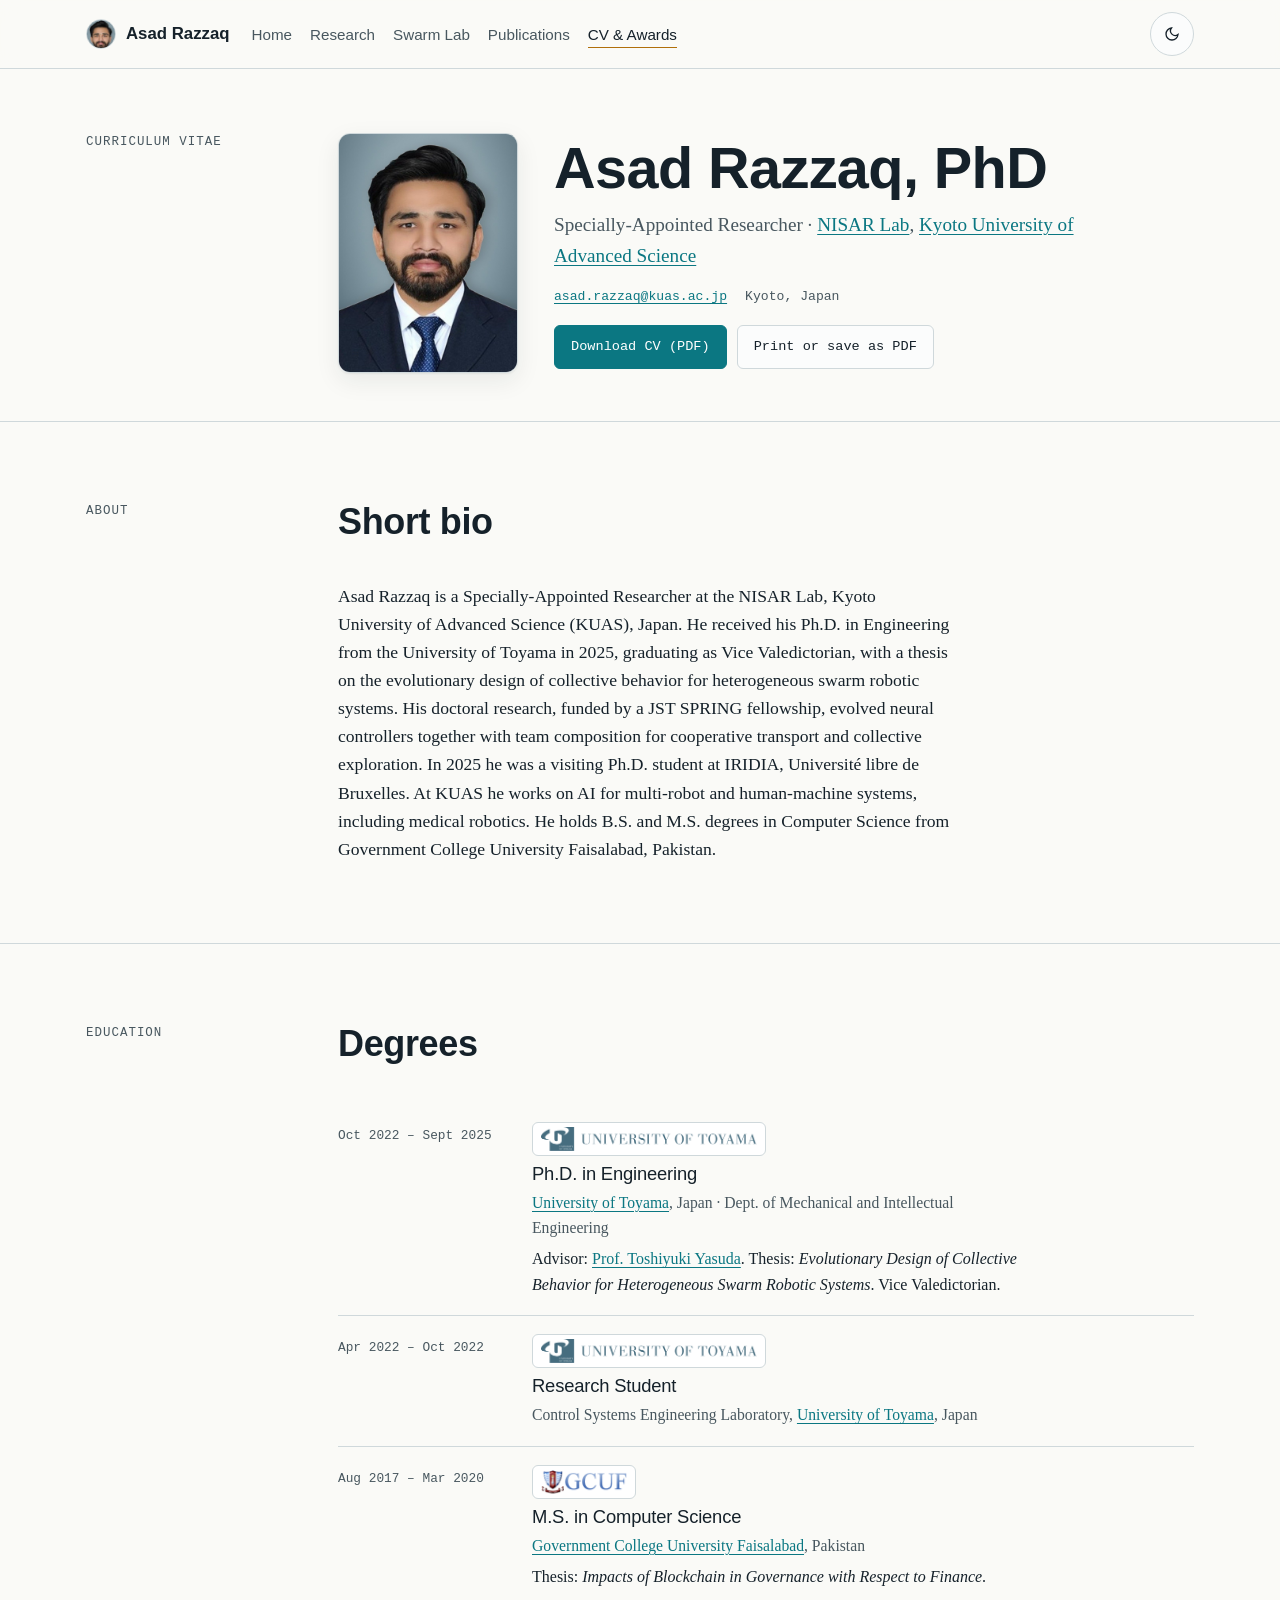
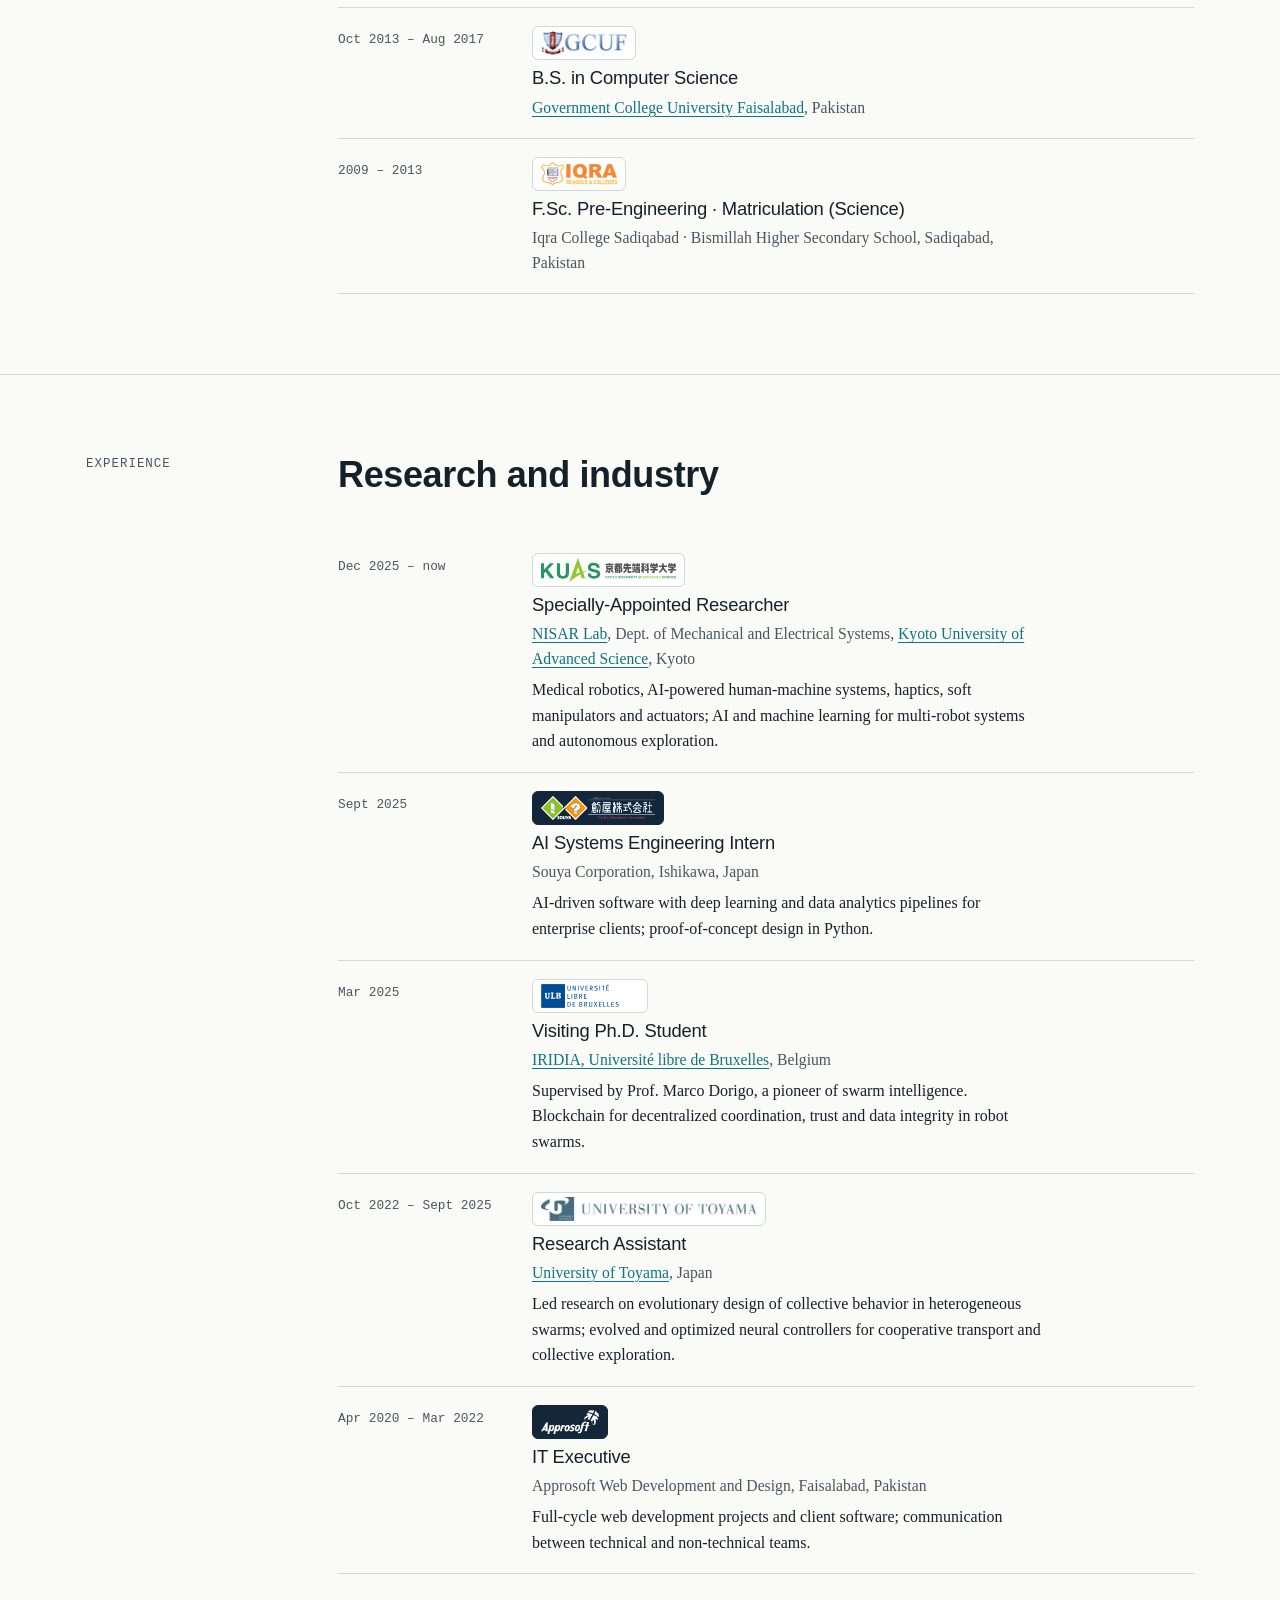
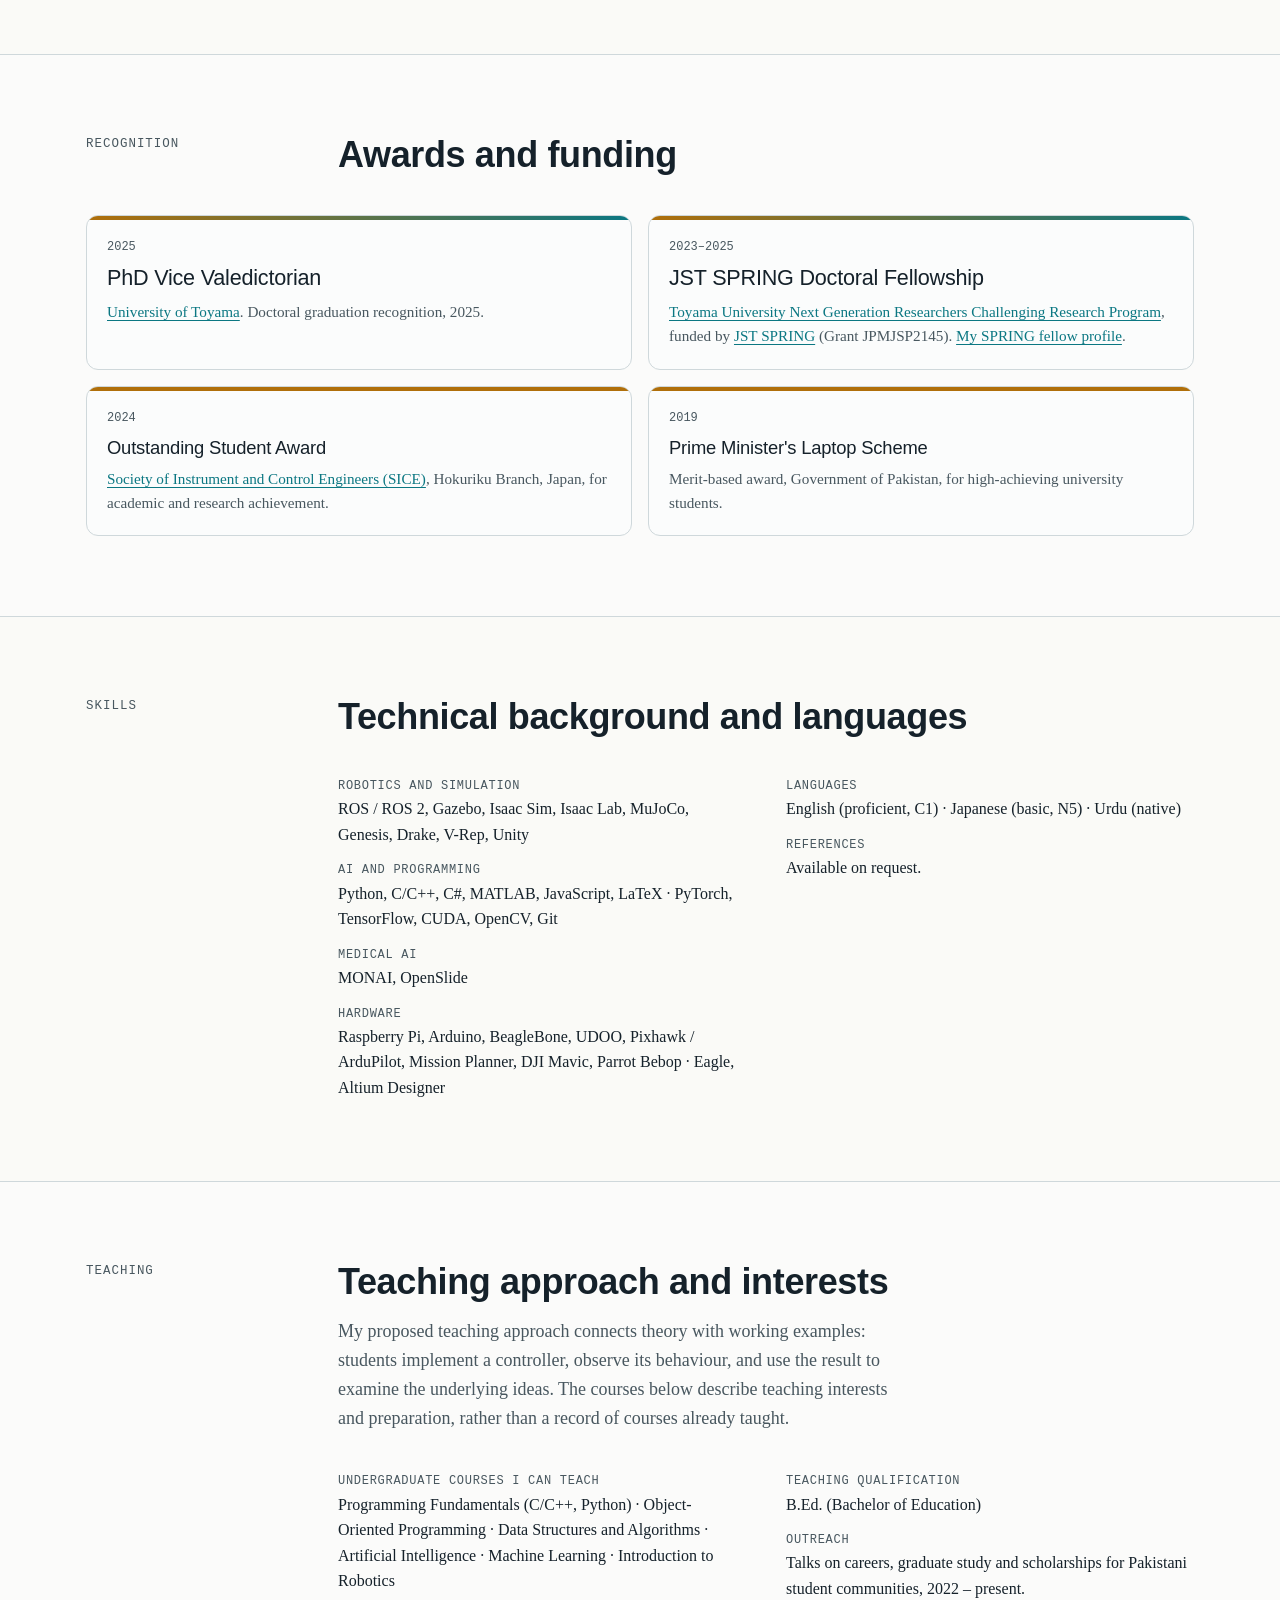
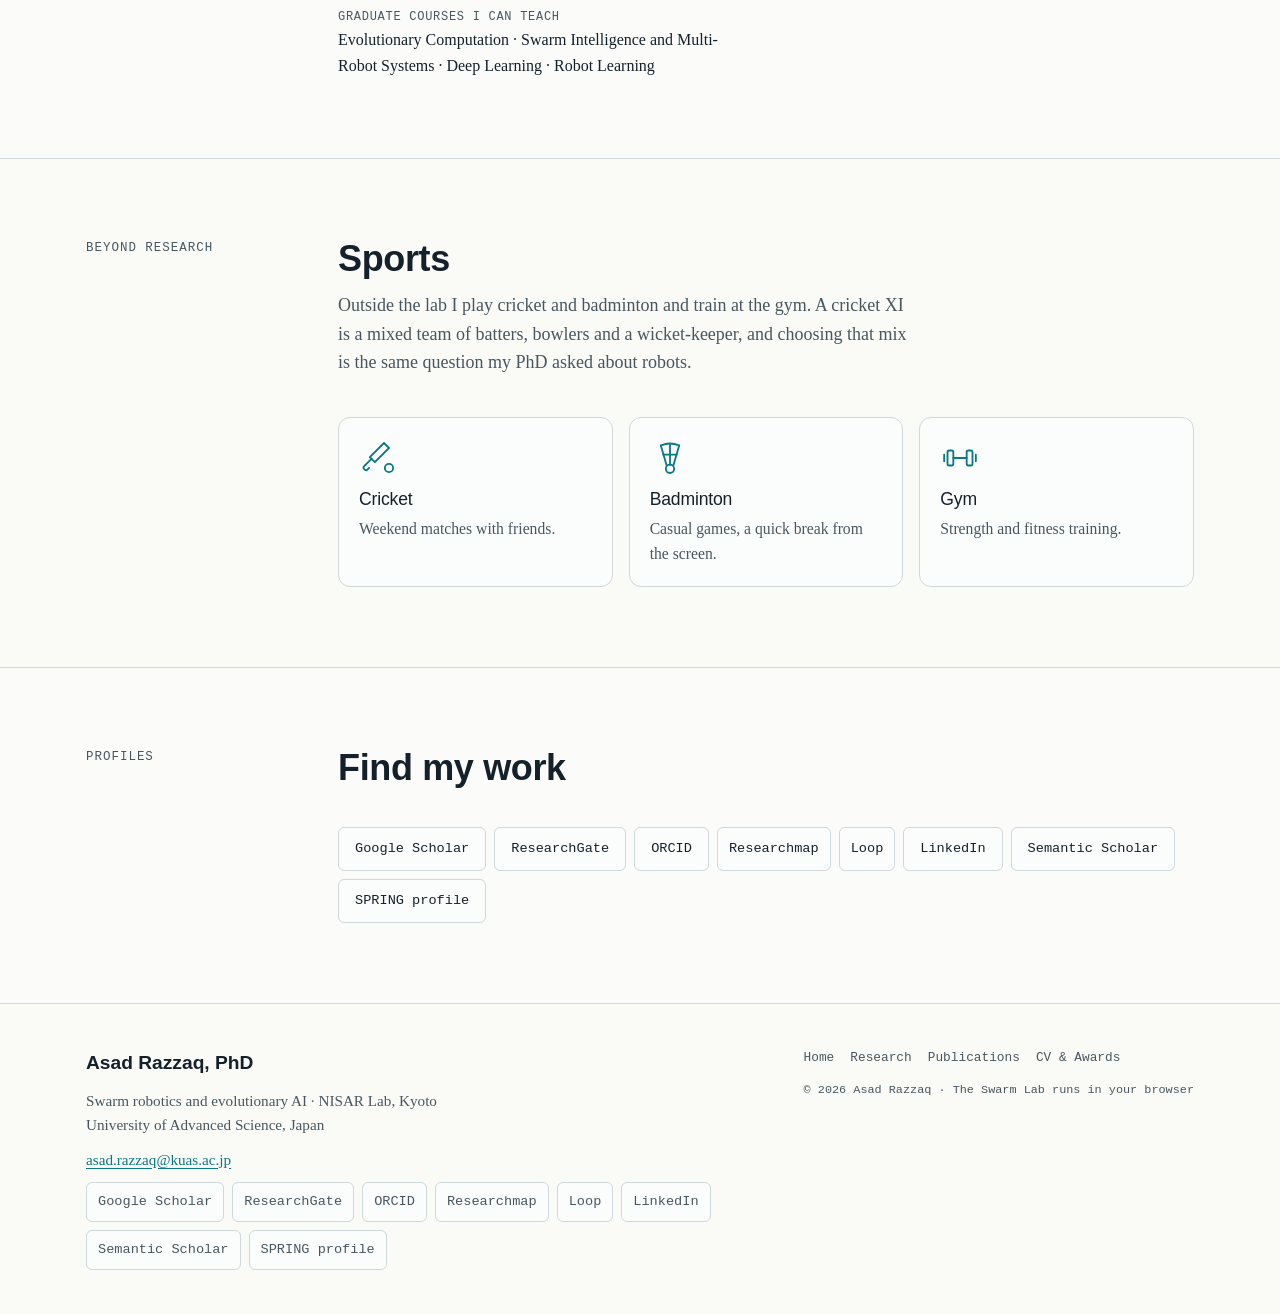
<file: cv.html>
<!doctype html>
<html lang="en">
<head>
<meta charset="utf-8">
<meta name="viewport" content="width=device-width, initial-scale=1, viewport-fit=cover">
<title>CV &amp; Awards · Dr. Asad Razzaq</title>
<meta name="description" content="CV of Asad Razzaq, PhD: education (University of Toyama, GC University Faisalabad), research experience (KUAS, IRIDIA), awards (PhD Vice Valedictorian, JST SPRING fellowship) and skills.">
<meta name="author" content="Asad Razzaq">
<link rel="canonical" href="https://razzaq-asad.github.io/cv.html">
<meta property="og:type" content="website">
<meta property="og:site_name" content="Asad Razzaq, PhD">
<meta property="og:title" content="CV &amp; Awards · Dr. Asad Razzaq">
<meta property="og:description" content="CV of Asad Razzaq, PhD: education (University of Toyama, GC University Faisalabad), research experience (KUAS, IRIDIA), awards (PhD Vice Valedictorian, JST SPRING fellowship) and skills.">
<meta property="og:url" content="https://razzaq-asad.github.io/cv.html">
<meta property="og:image" content="https://razzaq-asad.github.io/assets/og.jpg">
<meta property="og:image:width" content="1200">
<meta property="og:image:height" content="630">
<meta property="og:image:alt" content="Asad Razzaq, PhD: swarm robotics and evolutionary AI">
<meta property="og:locale" content="en_US">
<meta name="twitter:card" content="summary_large_image">
<meta name="twitter:title" content="CV &amp; Awards · Dr. Asad Razzaq">
<meta name="twitter:description" content="CV of Asad Razzaq, PhD: education (University of Toyama, GC University Faisalabad), research experience (KUAS, IRIDIA), awards (PhD Vice Valedictorian, JST SPRING fellowship) and skills.">
<meta name="twitter:image" content="https://razzaq-asad.github.io/assets/og.jpg">
<meta name="robots" content="index, follow, max-image-preview:large">
<link rel="me" href="https://scholar.google.com/citations?user=ZE91v18AAAAJ">
<link rel="me" href="https://www.researchgate.net/profile/Asad-Razzaq">
<link rel="me" href="https://orcid.org/0009-0004-9389-3481">
<link rel="me" href="https://www.linkedin.com/in/asadrazzaqphd/">
<link rel="me" href="https://www.semanticscholar.org/author/2238456971">
<link rel="me" href="https://promotion-research.ctg.u-toyama.ac.jp/spring-student/razzaq_r5">
<script type="application/ld+json">{"@context": "https://schema.org", "@graph": [{"@type": "WebSite", "@id": "https://razzaq-asad.github.io/#website", "url": "https://razzaq-asad.github.io/", "name": "Asad Razzaq, PhD", "description": "Personal academic website of Dr. Asad Razzaq, researcher in swarm robotics and evolutionary AI.", "publisher": {"@id": "https://razzaq-asad.github.io/#person"}, "inLanguage": "en"}, {"@type": "ProfilePage", "@id": "https://razzaq-asad.github.io/cv.html#webpage", "url": "https://razzaq-asad.github.io/cv.html", "name": "CV & Awards · Dr. Asad Razzaq", "description": "CV of Asad Razzaq, PhD: education (University of Toyama, GC University Faisalabad), research experience (KUAS, IRIDIA), awards (PhD Vice Valedictorian, JST SPRING fellowship) and skills.", "inLanguage": "en", "isPartOf": {"@id": "https://razzaq-asad.github.io/#website"}, "about": {"@id": "https://razzaq-asad.github.io/#person"}, "author": {"@id": "https://razzaq-asad.github.io/#person"}, "dateModified": "2026-11-19T14:00:00+09:00", "mainEntity": {"@id": "https://razzaq-asad.github.io/#person"}, "breadcrumb": {"@type": "BreadcrumbList", "itemListElement": [{"@type": "ListItem", "position": 1, "name": "Home", "item": "https://razzaq-asad.github.io/"}, {"@type": "ListItem", "position": 2, "name": "CV & Awards", "item": "https://razzaq-asad.github.io/cv.html"}]}}, {"@type": "Person", "@id": "https://razzaq-asad.github.io/#person", "name": "Asad Razzaq", "alternateName": ["Dr. Asad Razzaq", "Asad Razzaq, PhD", "Razzaq Asad", "ラザク アサド"], "givenName": "Asad", "familyName": "Razzaq", "honorificPrefix": "Dr.", "honorificSuffix": "PhD", "jobTitle": "Specially-Appointed Researcher", "description": "Researcher in swarm robotics and evolutionary AI at the NISAR Lab, Kyoto University of Advanced Science. PhD in Engineering, University of Toyama (2025), JST SPRING Fellow.", "url": "https://razzaq-asad.github.io/", "image": "https://razzaq-asad.github.io/assets/asad-studio.jpg", "email": "mailto:asad.razzaq@kuas.ac.jp", "worksFor": {"@type": "CollegeOrUniversity", "name": "Kyoto University of Advanced Science", "url": "https://www.kuas.ac.jp/en/"}, "affiliation": [{"@type": "ResearchOrganization", "name": "NISAR Lab", "url": "https://nisarlab.org/"}], "alumniOf": [{"@type": "CollegeOrUniversity", "name": "University of Toyama", "url": "https://www.u-toyama.ac.jp/en/"}, {"@type": "CollegeOrUniversity", "name": "Government College University Faisalabad", "url": "https://gcuf.edu.pk/"}], "hasCredential": [{"@type": "EducationalOccupationalCredential", "credentialCategory": "degree", "name": "Ph.D. in Engineering", "recognizedBy": {"@type": "CollegeOrUniversity", "name": "University of Toyama"}}], "award": ["PhD Vice Valedictorian, University of Toyama (2025)", "JST SPRING Doctoral Fellowship (2023-2025)", "Outstanding Student Award, SICE Hokuriku Branch (2024)"], "knowsAbout": ["Swarm robotics", "Evolutionary robotics", "Multi-robot systems", "Heterogeneous robot teams", "Neural network controllers", "Knowledge distillation", "Evolutionary algorithms", "Robotic olfaction", "Artificial intelligence", "Machine learning"], "knowsLanguage": ["English", "Urdu", "Japanese"], "sameAs": ["https://scholar.google.com/citations?user=ZE91v18AAAAJ", "https://www.researchgate.net/profile/Asad-Razzaq", "https://orcid.org/0009-0004-9389-3481", "https://www.linkedin.com/in/asadrazzaqphd/", "https://www.semanticscholar.org/author/2238456971", "https://promotion-research.ctg.u-toyama.ac.jp/spring-student/razzaq_r5", "https://nisarlab.org/people.html"]}]}</script>
<meta name="theme-color" content="#0B7782">
<link rel="icon" href="data:image/svg+xml,%3Csvg xmlns='http://www.w3.org/2000/svg' viewBox='0 0 32 32'%3E%3Crect width='32' height='32' rx='6' fill='%230B7782'/%3E%3Ccircle cx='10' cy='12' r='3' fill='%23fff'/%3E%3Ccircle cx='21' cy='9' r='3' fill='%23E5A93C'/%3E%3Ccircle cx='16' cy='21' r='3' fill='%23E5A93C'/%3E%3Ccircle cx='24' cy='22' r='3' fill='%23fff'/%3E%3C/svg%3E">
<!-- BLOG HIDDEN: <link rel="alternate" type="application/rss+xml" title="Asad Razzaq, PhD: blog" href="https://razzaq-asad.github.io/feed.xml"> -->
<link rel="stylesheet" href="assets/site.css?v=20261110-review">
<script>try{var t=localStorage.getItem("theme");if(t==="light"||t==="dark")document.documentElement.dataset.theme=t}catch(e){}</script>

</head>
<body>
<a class="skip" href="#main">Skip to content</a>
<nav class="nav" aria-label="Main">
  <div class="wrap">
    <a class="brand" href="index.html" aria-label="Asad Razzaq, home"><img src="assets/asad-avatar.jpg?v=2" alt="" width="30" height="30"><span>Asad Razzaq</span></a>
    <ul id="nav-links">
      <li><a href="index.html">Home</a></li>
      <li><a href="research.html">Research</a></li>
      <li><a href="swarm-lab.html">Swarm Lab</a></li>
      <li><a href="publications.html">Publications</a></li>
      <!-- BLOG HIDDEN: <li><a href="blog.html">Blog</a></li> -->
      <!-- GALLERY HIDDEN: <li><a href="gallery.html">Gallery</a></li> -->
      <li><a href="cv.html" aria-current="page">CV & Awards</a></li>
    </ul>
    <button class="menu-btn" type="button" aria-expanded="false" aria-controls="nav-links" aria-label="Open menu"><svg viewBox="0 0 24 24" fill="none" stroke="currentColor" stroke-width="2" stroke-linecap="round" aria-hidden="true"><path d="M4 7h16M4 12h16M4 17h16"/></svg></button>
    <button class="theme-btn" type="button" aria-label="Switch theme"></button>
  </div>
</nav>
<main id="main">
<header class="page-head">
  <div class="wrap">
    <p class="eyebrow">Curriculum vitae</p>
    <div class="cv-head">
      <img data-photo="photoFormal" src="assets/asad-studio.jpg" alt="Asad Razzaq, portrait" width="960" height="1200">
      <div>
        <h1>Asad Razzaq, PhD</h1>
        <p class="lead" style="margin-top:10px">Specially-Appointed Researcher · <a href="https://nisarlab.org/" target="_blank" rel="noopener">NISAR Lab</a>, <a href="https://www.kuas.ac.jp/en/" target="_blank" rel="noopener">Kyoto University of Advanced Science</a></p>
        <p class="contact-line"><a data-email href="mailto:asad.razzaq@kuas.ac.jp">asad.razzaq@kuas.ac.jp</a><span>Kyoto, Japan</span></p>
        <div class="actions no-print" style="margin-top:18px">
          <a class="btn primary" data-file="cvPdf" data-title="CV" hidden>Download CV (PDF)</a>
          <button class="btn" type="button" data-print>Print or save as PDF</button>
        </div>
      </div>
    </div>
  </div>
</header>

<section class="sec" style="border-top:0" aria-labelledby="h-about">
  <div class="wrap">
    <div class="sec-head"><p class="eyebrow">About</p><div><h2 id="h-about">Short bio</h2></div></div>
    <div class="indent">
      <p class="bio">Asad Razzaq is a Specially-Appointed Researcher at the NISAR Lab, Kyoto University of Advanced Science (KUAS), Japan. He received his Ph.D. in Engineering from the University of Toyama in 2025, graduating as Vice Valedictorian, with a thesis on the evolutionary design of collective behavior for heterogeneous swarm robotic systems. His doctoral research, funded by a JST SPRING fellowship, evolved neural controllers together with team composition for cooperative transport and collective exploration. In 2025 he was a visiting Ph.D. student at IRIDIA, Université libre de Bruxelles. At KUAS he works on AI for multi-robot and human-machine systems, including medical robotics. He holds B.S. and M.S. degrees in Computer Science from Government College University Faisalabad, Pakistan.</p>
    </div>
  </div>
</section>

<section class="sec" aria-labelledby="h-edu">
  <div class="wrap">
    <div class="sec-head"><p class="eyebrow">Education</p><div><h2 id="h-edu">Degrees</h2></div></div>
    <ol class="tl indent">
      <li><span class="when">Oct 2022 – Sept 2025</span><div><a class="tl-logo" data-logo="toyama" href="https://www.u-toyama.ac.jp/en/" target="_blank" rel="noopener" aria-label="Open website"></a><h3>Ph.D. in Engineering</h3><p class="where"><a href="https://www.u-toyama.ac.jp/en/" target="_blank" rel="noopener">University of Toyama</a>, Japan · Dept. of Mechanical and Intellectual Engineering</p><p>Advisor: <a href="https://researchmap.jp/yasudats" target="_blank" rel="noopener">Prof. Toshiyuki Yasuda</a>. Thesis: <i>Evolutionary Design of Collective Behavior for Heterogeneous Swarm Robotic Systems</i>. Vice Valedictorian.</p></div></li>
      <li><span class="when">Apr 2022 – Oct 2022</span><div><a class="tl-logo" data-logo="toyama" href="https://www.u-toyama.ac.jp/en/" target="_blank" rel="noopener" aria-label="Open website"></a><h3>Research Student</h3><p class="where">Control Systems Engineering Laboratory, <a href="https://www.u-toyama.ac.jp/en/" target="_blank" rel="noopener">University of Toyama</a>, Japan</p></div></li>
      <li><span class="when">Aug 2017 – Mar 2020</span><div><a class="tl-logo" data-logo="gcuf" href="https://gcuf.edu.pk/" target="_blank" rel="noopener" aria-label="Open website"></a><h3>M.S. in Computer Science</h3><p class="where"><a href="https://gcuf.edu.pk/" target="_blank" rel="noopener">Government College University Faisalabad</a>, Pakistan</p><p>Thesis: <i>Impacts of Blockchain in Governance with Respect to Finance</i>.</p></div></li>
      <li><span class="when">Oct 2013 – Aug 2017</span><div><a class="tl-logo" data-logo="gcuf" href="https://gcuf.edu.pk/" target="_blank" rel="noopener" aria-label="Open website"></a><h3>B.S. in Computer Science</h3><p class="where"><a href="https://gcuf.edu.pk/" target="_blank" rel="noopener">Government College University Faisalabad</a>, Pakistan</p></div></li>
      <li><span class="when">2009 – 2013</span><div><span class="tl-logo" data-logo="iqra"></span><h3>F.Sc. Pre-Engineering · Matriculation (Science)</h3><p class="where">Iqra College Sadiqabad · Bismillah Higher Secondary School, Sadiqabad, Pakistan</p></div></li>
    </ol>
  </div>
</section>

<section class="sec" aria-labelledby="h-exp">
  <div class="wrap">
    <div class="sec-head"><p class="eyebrow">Experience</p><div><h2 id="h-exp">Research and industry</h2></div></div>
    <ol class="tl indent">
      <li><span class="when">Dec 2025 – now</span><div><a class="tl-logo" data-logo="kuas" href="https://www.kuas.ac.jp/en/" target="_blank" rel="noopener" aria-label="Open website"></a><h3>Specially-Appointed Researcher</h3><p class="where"><a href="https://nisarlab.org/" target="_blank" rel="noopener">NISAR Lab</a>, Dept. of Mechanical and Electrical Systems, <a href="https://www.kuas.ac.jp/en/" target="_blank" rel="noopener">Kyoto University of Advanced Science</a>, Kyoto</p><p>Medical robotics, AI-powered human-machine systems, haptics, soft manipulators and actuators; AI and machine learning for multi-robot systems and autonomous exploration.</p></div></li>
      <li><span class="when">Sept 2025</span><div><span class="tl-logo" data-logo="souya"></span><h3>AI Systems Engineering Intern</h3><p class="where">Souya Corporation, Ishikawa, Japan</p><p>AI-driven software with deep learning and data analytics pipelines for enterprise clients; proof-of-concept design in Python.</p></div></li>
      <li><span class="when">Mar 2025</span><div><a class="tl-logo" data-logo="iridia" href="https://iridia.ulb.ac.be/" target="_blank" rel="noopener" aria-label="Open website"></a><h3>Visiting Ph.D. Student</h3><p class="where"><a href="https://iridia.ulb.ac.be/" target="_blank" rel="noopener">IRIDIA, Université libre de Bruxelles</a>, Belgium</p><p>Supervised by Prof. Marco Dorigo, a pioneer of swarm intelligence. Blockchain for decentralized coordination, trust and data integrity in robot swarms.</p></div></li>
      <li><span class="when">Oct 2022 – Sept 2025</span><div><a class="tl-logo" data-logo="toyama" href="https://www.u-toyama.ac.jp/en/" target="_blank" rel="noopener" aria-label="Open website"></a><h3>Research Assistant</h3><p class="where"><a href="https://www.u-toyama.ac.jp/en/" target="_blank" rel="noopener">University of Toyama</a>, Japan</p><p>Led research on evolutionary design of collective behavior in heterogeneous swarms; evolved and optimized neural controllers for cooperative transport and collective exploration.</p></div></li>
      <li><span class="when">Apr 2020 – Mar 2022</span><div><span class="tl-logo" data-logo="approsoft"></span><h3>IT Executive</h3><p class="where">Approsoft Web Development and Design, Faisalabad, Pakistan</p><p>Full-cycle web development projects and client software; communication between technical and non-technical teams.</p></div></li>
    </ol>
  </div>
</section>

<section class="sec tint" id="awards" aria-labelledby="h-aw">
  <div class="wrap">
    <div class="sec-head"><p class="eyebrow">Recognition</p><div><h2 id="h-aw">Awards and funding</h2></div></div>
    <ul class="awards">
      <li class="award reveal top"><span class="yr">2025</span><h3>PhD Vice Valedictorian</h3><p><a href="https://www.u-toyama.ac.jp/en/" target="_blank" rel="noopener">University of Toyama</a>. Doctoral graduation recognition, 2025.</p></li>
      <li class="award reveal top"><span class="yr">2023–2025</span><h3>JST SPRING Doctoral Fellowship</h3><p><a href="https://promotion-research.ctg.u-toyama.ac.jp/ss/spring/" target="_blank" rel="noopener">Toyama University Next Generation Researchers Challenging Research Program</a>, funded by <a href="https://www.jst.go.jp/jisedai/spring/en/index.html" target="_blank" rel="noopener">JST SPRING</a> (Grant JPMJSP2145). <a href="https://promotion-research.ctg.u-toyama.ac.jp/spring-student/razzaq_r5" target="_blank" rel="noopener">My SPRING fellow profile</a>.</p></li>
      <li class="award reveal"><span class="yr">2024</span><h3>Outstanding Student Award</h3><p><a href="https://www.sice.or.jp/" target="_blank" rel="noopener">Society of Instrument and Control Engineers (SICE)</a>, Hokuriku Branch, Japan, for academic and research achievement.</p></li>
      <li class="award reveal"><span class="yr">2019</span><h3>Prime Minister's Laptop Scheme</h3><p>Merit-based award, Government of Pakistan, for high-achieving university students.</p></li>
    </ul>
  </div>
</section>

<section class="sec" aria-labelledby="h-sk">
  <div class="wrap">
    <div class="sec-head"><p class="eyebrow">Skills</p><div><h2 id="h-sk">Technical background and languages</h2></div></div>
    <div class="cols indent">
      <div class="skills">
        <p><span class="k">Robotics and simulation</span>ROS / ROS 2, Gazebo, Isaac Sim, Isaac Lab, MuJoCo, Genesis, Drake, V-Rep, Unity</p>
        <p><span class="k">AI and programming</span>Python, C/C++, C#, MATLAB, JavaScript, LaTeX · PyTorch, TensorFlow, CUDA, OpenCV, Git</p>
        <p><span class="k">Medical AI</span>MONAI, OpenSlide</p>
        <p><span class="k">Hardware</span>Raspberry Pi, Arduino, BeagleBone, UDOO, Pixhawk / ArduPilot, Mission Planner, DJI Mavic, Parrot Bebop · Eagle, Altium Designer</p>
      </div>
      <div class="skills">
        <p><span class="k">Languages</span>English (proficient, C1) · Japanese (basic, N5) · Urdu (native)</p>
        <p><span class="k">References</span>Available on request.</p>
      </div>
    </div>
  </div>
</section>

<section class="sec tint" id="teaching" aria-labelledby="h-teach">
  <div class="wrap">
    <div class="sec-head"><p class="eyebrow">Teaching</p><div><h2 id="h-teach">Teaching approach and interests</h2><p style="margin-top:16px"><a class="btn" data-file="teachingStatement" data-title="Teaching statement" hidden>Teaching statement (PDF)</a></p><p class="lead">My proposed teaching approach connects theory with working examples: students implement a controller, observe its behaviour, and use the result to examine the underlying ideas. The courses below describe teaching interests and preparation, rather than a record of courses already taught.</p></div></div>
    <div class="cols indent">
      <div class="skills">
        <p><span class="k">Undergraduate courses I can teach</span>Programming Fundamentals (C/C++, Python) · Object-Oriented Programming · Data Structures and Algorithms · Artificial Intelligence · Machine Learning · Introduction to Robotics</p>
        <p><span class="k">Graduate courses I can teach</span>Evolutionary Computation · Swarm Intelligence and Multi-Robot Systems · Deep Learning · Robot Learning</p>
      </div>
      <div class="skills">
        <p><span class="k">Teaching qualification</span>B.Ed. (Bachelor of Education)</p>
        <p><span class="k">Outreach</span>Talks on careers, graduate study and scholarships for Pakistani student communities, 2022 – present.</p>
      </div>
    </div>
  </div>
</section>

<section class="sec" id="sports" aria-labelledby="h-sport">
  <div class="wrap">
    <div class="sec-head"><p class="eyebrow">Beyond research</p><div><h2 id="h-sport">Sports</h2><p class="lead">Outside the lab I play cricket and badminton and train at the gym. A cricket XI is a mixed team of batters, bowlers and a wicket-keeper, and choosing that mix is the same question my PhD asked about robots.</p></div></div>
    <ul class="sports indent">
      <li class="sport"><svg viewBox="0 0 48 48" aria-hidden="true"><path d="M30 6l6 6-17 17-6-6z"/><path d="M15 25l-7 7"/><path d="M8 32l-2 2a2 2 0 0 0 0 3l1 1a2 2 0 0 0 3 0l2-2"/><circle cx="36" cy="36" r="5"/></svg><h3>Cricket</h3><p>Weekend matches with friends.</p></li>
      <li class="sport"><svg viewBox="0 0 48 48" aria-hidden="true"><circle cx="24" cy="37" r="5"/><path d="M20 33L13 9"/><path d="M28 33l7-24"/><path d="M24 32V8"/><path d="M13 9c7-3 15-3 22 0"/><path d="M16 20h16"/></svg><h3>Badminton</h3><p>Casual games, a quick break from the screen.</p></li>
      <li class="sport"><svg viewBox="0 0 48 48" aria-hidden="true"><path d="M16 24h16"/><rect x="9" y="15" width="7" height="18" rx="2"/><rect x="32" y="15" width="7" height="18" rx="2"/><path d="M5 20v8"/><path d="M43 20v8"/></svg><h3>Gym</h3><p>Strength and fitness training.</p></li>
    </ul>
  </div>
</section>

<section class="sec tint no-print" aria-labelledby="h-prof">
  <div class="wrap">
    <div class="sec-head"><p class="eyebrow">Profiles</p><div><h2 id="h-prof">Find my work</h2></div></div>
    <div class="links indent">
        <a class="btn" data-link="scholar" href="https://scholar.google.com/citations?user=ZE91v18AAAAJ" target="_blank" rel="noopener">Google Scholar</a>
        <a class="btn" data-link="researchgate" href="https://www.researchgate.net/profile/Asad-Razzaq" target="_blank" rel="noopener">ResearchGate</a>
        <a class="btn" data-link="orcid" href="https://orcid.org/0009-0004-9389-3481" target="_blank" rel="noopener">ORCID</a>
        <a class="btn small" data-link="researchmap" href="https://researchmap.jp/asadrazzaq" target="_blank" rel="noopener">Researchmap</a>
        <a class="btn small" data-link="loop" href="https://loop.frontiersin.org/people/2528588/overview" target="_blank" rel="noopener">Loop</a>
        <a class="btn" data-link="linkedin" href="https://www.linkedin.com/in/asadrazzaqphd/" target="_blank" rel="noopener">LinkedIn</a>
        <a class="btn" data-link="semanticscholar" href="https://www.semanticscholar.org/author/2238456971" target="_blank" rel="noopener">Semantic Scholar</a>
        <a class="btn" data-link="spring" href="https://promotion-research.ctg.u-toyama.ac.jp/spring-student/razzaq_r5" target="_blank" rel="noopener">SPRING profile</a>
        <a class="btn" data-link="instagram" target="_blank" rel="noopener" hidden>Instagram</a>
    </div>
  </div>
</section>
</main>
<footer>
  <div class="wrap">
    <div style="display:flex;flex-direction:column;gap:10px;min-width:0">
      <p class="fname">Asad Razzaq, PhD</p>
      <p class="muted" style="max-width:52ch">Swarm robotics and evolutionary AI · NISAR Lab, Kyoto University of Advanced Science, Japan</p>
      <p><a data-email href="mailto:asad.razzaq@kuas.ac.jp">asad.razzaq@kuas.ac.jp</a></p>
      <div class="links">
        <a class="btn small" data-link="scholar" href="https://scholar.google.com/citations?user=ZE91v18AAAAJ" target="_blank" rel="noopener">Google Scholar</a>
        <a class="btn small" data-link="researchgate" href="https://www.researchgate.net/profile/Asad-Razzaq" target="_blank" rel="noopener">ResearchGate</a>
        <a class="btn small" data-link="orcid" href="https://orcid.org/0009-0004-9389-3481" target="_blank" rel="noopener">ORCID</a>
        <a class="btn small" data-link="researchmap" href="https://researchmap.jp/asadrazzaq" target="_blank" rel="noopener">Researchmap</a>
        <a class="btn small" data-link="loop" href="https://loop.frontiersin.org/people/2528588/overview" target="_blank" rel="noopener">Loop</a>
        <a class="btn small" data-link="linkedin" href="https://www.linkedin.com/in/asadrazzaqphd/" target="_blank" rel="noopener">LinkedIn</a>
        <a class="btn small" data-link="semanticscholar" href="https://www.semanticscholar.org/author/2238456971" target="_blank" rel="noopener">Semantic Scholar</a>
        <a class="btn small" data-link="spring" href="https://promotion-research.ctg.u-toyama.ac.jp/spring-student/razzaq_r5" target="_blank" rel="noopener">SPRING profile</a>
        <a class="btn small" data-link="instagram" target="_blank" rel="noopener" hidden>Instagram</a>
      </div>
    </div>
    <div style="display:flex;flex-direction:column;gap:12px">
      <nav aria-label="Footer"><a href="index.html">Home</a> <a href="research.html">Research</a> <a href="publications.html">Publications</a> <!-- BLOG HIDDEN: <a href="blog.html">Blog</a> --> <!-- GALLERY HIDDEN: <a href="gallery.html">Gallery</a> --> <a href="cv.html">CV & Awards</a></nav>
      <p class="small">© <span data-year>2026</span> Asad Razzaq · The Swarm Lab runs in your browser</p>
    </div>
  </div>
</footer>

<dialog id="viewer" aria-label="Document viewer">
  <div class="dlg">
    <div class="dlg-bar"><span id="viewer-title">Document</span><span class="row"><a class="btn small" id="viewer-open" target="_blank" rel="noopener">Open in new tab</a><button class="btn small" id="viewer-close">Close</button></span></div>
    <iframe id="viewer-frame" title="Document viewer"></iframe>
  </div>
</dialog>
<script src="assets/config.js?v=20261106-profiles" defer></script>
<script src="assets/site.js?v=20261110-review" defer></script>
</body>
</html>
</file>
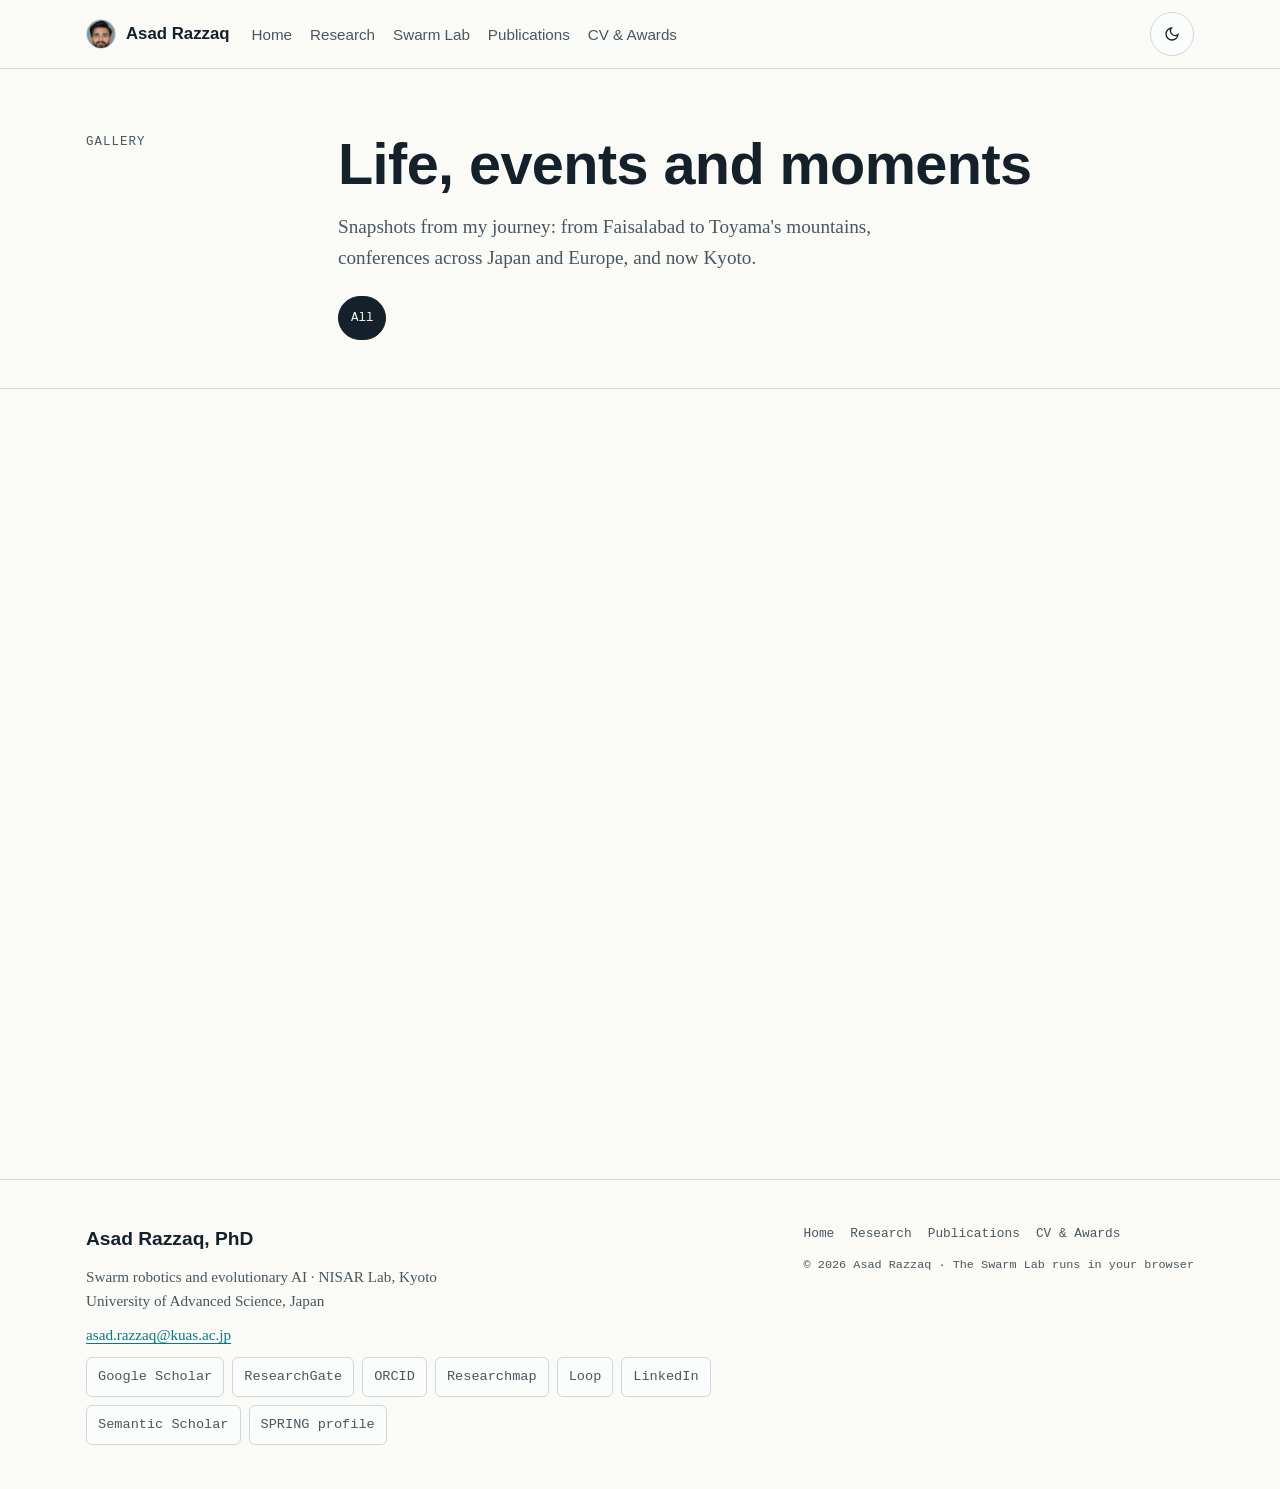
<file: gallery.html>
<!doctype html>
<html lang="en">
<head>
<meta charset="utf-8">
<meta name="viewport" content="width=device-width, initial-scale=1, viewport-fit=cover">
<title>Gallery · Asad Razzaq, PhD</title>
<meta name="description" content="Photos of Asad Razzaq: life in Japan, conferences and research visits, and life moments.">
<meta name="author" content="Asad Razzaq">
<link rel="canonical" href="https://razzaq-asad.github.io/gallery.html">
<meta property="og:type" content="website">
<meta property="og:site_name" content="Asad Razzaq, PhD">
<meta property="og:title" content="Gallery · Asad Razzaq, PhD">
<meta property="og:description" content="Photos of Asad Razzaq: life in Japan, conferences and research visits, and life moments.">
<meta property="og:url" content="https://razzaq-asad.github.io/gallery.html">
<meta property="og:image" content="https://razzaq-asad.github.io/assets/og.jpg">
<meta property="og:image:width" content="1200">
<meta property="og:image:height" content="630">
<meta property="og:image:alt" content="Asad Razzaq, PhD: swarm robotics and evolutionary AI">
<meta property="og:locale" content="en_US">
<meta name="twitter:card" content="summary_large_image">
<meta name="twitter:title" content="Gallery · Asad Razzaq, PhD">
<meta name="twitter:description" content="Photos of Asad Razzaq: life in Japan, conferences and research visits, and life moments.">
<meta name="twitter:image" content="https://razzaq-asad.github.io/assets/og.jpg">
<meta name="robots" content="noindex, follow">
<link rel="me" href="https://scholar.google.com/citations?user=ZE91v18AAAAJ">
<link rel="me" href="https://www.researchgate.net/profile/Asad-Razzaq">
<link rel="me" href="https://orcid.org/0009-0004-9389-3481">
<link rel="me" href="https://www.linkedin.com/in/asadrazzaqphd/">
<link rel="me" href="https://www.semanticscholar.org/author/2238456971">
<link rel="me" href="https://promotion-research.ctg.u-toyama.ac.jp/spring-student/razzaq_r5">
<script type="application/ld+json">{"@context": "https://schema.org", "@graph": [{"@type": "WebSite", "@id": "https://razzaq-asad.github.io/#website", "url": "https://razzaq-asad.github.io/", "name": "Asad Razzaq, PhD", "description": "Personal academic website of Dr. Asad Razzaq, researcher in swarm robotics and evolutionary AI.", "publisher": {"@id": "https://razzaq-asad.github.io/#person"}, "inLanguage": "en"}, {"@type": "Person", "@id": "https://razzaq-asad.github.io/#person", "name": "Asad Razzaq", "url": "https://razzaq-asad.github.io/"}, {"@type": "CollectionPage", "@id": "https://razzaq-asad.github.io/gallery.html#webpage", "url": "https://razzaq-asad.github.io/gallery.html", "name": "Gallery · Asad Razzaq, PhD", "description": "Photos of Asad Razzaq: life in Japan, conferences and research visits, and life moments.", "inLanguage": "en", "isPartOf": {"@id": "https://razzaq-asad.github.io/#website"}, "about": {"@id": "https://razzaq-asad.github.io/#person"}, "author": {"@id": "https://razzaq-asad.github.io/#person"}, "dateModified": "2026-11-04T09:00:00+09:00", "breadcrumb": {"@type": "BreadcrumbList", "itemListElement": [{"@type": "ListItem", "position": 1, "name": "Home", "item": "https://razzaq-asad.github.io/"}, {"@type": "ListItem", "position": 2, "name": "Gallery", "item": "https://razzaq-asad.github.io/gallery.html"}]}}]}</script>
<meta name="theme-color" content="#0B7782">
<link rel="icon" href="data:image/svg+xml,%3Csvg xmlns='http://www.w3.org/2000/svg' viewBox='0 0 32 32'%3E%3Crect width='32' height='32' rx='6' fill='%230B7782'/%3E%3Ccircle cx='10' cy='12' r='3' fill='%23fff'/%3E%3Ccircle cx='21' cy='9' r='3' fill='%23E5A93C'/%3E%3Ccircle cx='16' cy='21' r='3' fill='%23E5A93C'/%3E%3Ccircle cx='24' cy='22' r='3' fill='%23fff'/%3E%3C/svg%3E">
<!-- BLOG HIDDEN: <link rel="alternate" type="application/rss+xml" title="Asad Razzaq, PhD: blog" href="https://razzaq-asad.github.io/feed.xml"> -->
<link rel="stylesheet" href="assets/site.css?v=20261106">
<script>try{var t=localStorage.getItem("theme");if(t==="light"||t==="dark")document.documentElement.dataset.theme=t}catch(e){}</script>

</head>
<body>
<a class="skip" href="#main">Skip to content</a>
<nav class="nav" aria-label="Main">
  <div class="wrap">
    <a class="brand" href="index.html" aria-label="Asad Razzaq, home"><img src="assets/asad-avatar.jpg?v=2" alt="" width="30" height="30"><span>Asad Razzaq</span></a>
    <ul id="nav-links">
      <li><a href="index.html">Home</a></li>
      <li><a href="research.html">Research</a></li>
      <li><a href="research.html#lab">Swarm Lab</a></li>
      <li><a href="publications.html">Publications</a></li>
      <!-- BLOG HIDDEN: <li><a href="blog.html">Blog</a></li> -->
      <!-- GALLERY HIDDEN: <li><a href="gallery.html" aria-current="page">Gallery</a></li> -->
      <li><a href="cv.html">CV & Awards</a></li>
    </ul>
    <button class="menu-btn" type="button" aria-expanded="false" aria-controls="nav-links" aria-label="Open menu"><svg viewBox="0 0 24 24" fill="none" stroke="currentColor" stroke-width="2" stroke-linecap="round" aria-hidden="true"><path d="M4 7h16M4 12h16M4 17h16"/></svg></button>
    <button class="theme-btn" type="button" aria-label="Switch theme"></button>
  </div>
</nav>
<main id="main">
<header class="page-head">
  <div class="wrap">
    <p class="eyebrow">Gallery</p>
    <div>
      <h1>Life, events and moments</h1>
      <p class="lead">Snapshots from my journey: from Faisalabad to Toyama's mountains, conferences across Japan and Europe, and now Kyoto.</p>
      <div class="chips" id="gal-chips" role="group" aria-label="Filter photos" style="margin-top:22px">
        <button class="chip" type="button" aria-pressed="true" data-cat="">All</button>
        <button class="chip" type="button" aria-pressed="false" data-cat="japan">Life in Japan</button>
        <button class="chip" type="button" aria-pressed="false" data-cat="events">Events &amp; Conferences</button>
        <button class="chip" type="button" aria-pressed="false" data-cat="moments">Life Moments</button>
      </div>
    </div>
  </div>
</header>

<section class="sec" style="border-top:0" aria-label="Photos">
  <div class="wrap">
    <div id="gallery-root">
      <noscript><p>Please enable JavaScript to view the gallery.</p></noscript>
    </div>
  </div>
</section>
</main>
<footer>
  <div class="wrap">
    <div style="display:flex;flex-direction:column;gap:10px;min-width:0">
      <p class="fname">Asad Razzaq, PhD</p>
      <p class="muted" style="max-width:52ch">Swarm robotics and evolutionary AI · NISAR Lab, Kyoto University of Advanced Science, Japan</p>
      <p><a data-email href="mailto:asad.razzaq@kuas.ac.jp">asad.razzaq@kuas.ac.jp</a></p>
      <div class="links">
        <a class="btn small" data-link="scholar" href="https://scholar.google.com/citations?user=ZE91v18AAAAJ" target="_blank" rel="noopener">Google Scholar</a>
        <a class="btn small" data-link="researchgate" href="https://www.researchgate.net/profile/Asad-Razzaq" target="_blank" rel="noopener">ResearchGate</a>
        <a class="btn small" data-link="orcid" href="https://orcid.org/0009-0004-9389-3481" target="_blank" rel="noopener">ORCID</a>
        <a class="btn small" data-link="researchmap" href="https://researchmap.jp/asadrazzaq" target="_blank" rel="noopener">Researchmap</a>
        <a class="btn small" data-link="loop" href="https://loop.frontiersin.org/people/2528588/overview" target="_blank" rel="noopener">Loop</a>
        <a class="btn small" data-link="linkedin" href="https://www.linkedin.com/in/asadrazzaqphd/" target="_blank" rel="noopener">LinkedIn</a>
        <a class="btn small" data-link="semanticscholar" href="https://www.semanticscholar.org/author/2238456971" target="_blank" rel="noopener">Semantic Scholar</a>
        <a class="btn small" data-link="spring" href="https://promotion-research.ctg.u-toyama.ac.jp/spring-student/razzaq_r5" target="_blank" rel="noopener">SPRING profile</a>
        <a class="btn small" data-link="instagram" target="_blank" rel="noopener" hidden>Instagram</a>
      </div>
    </div>
    <div style="display:flex;flex-direction:column;gap:12px">
      <nav aria-label="Footer"><a href="index.html">Home</a> <a href="research.html">Research</a> <a href="publications.html">Publications</a> <!-- BLOG HIDDEN: <a href="blog.html">Blog</a> --> <!-- GALLERY HIDDEN: <a href="gallery.html">Gallery</a> --> <a href="cv.html">CV & Awards</a></nav>
      <p class="small">© <span data-year>2026</span> Asad Razzaq · The Swarm Lab runs in your browser</p>
    </div>
  </div>
</footer>

<dialog id="lightbox" aria-label="Photo viewer">
  <div class="lb">
    <img id="lb-img" alt="">
    <div class="lb-bar"><span id="lb-cap"></span><span class="row"><span class="mono muted" id="lb-count" style="font-size:.78rem;align-self:center"></span><button class="btn small" id="lb-prev" aria-label="Previous photo">←</button><button class="btn small" id="lb-next" aria-label="Next photo">→</button><button class="btn small" id="lb-close">Close</button></span></div>
  </div>
</dialog>
<script src="assets/config.js?v=20261106-profiles" defer></script>
<script src="assets/site.js?v=20261106" defer></script>
</body>
</html>
</file>
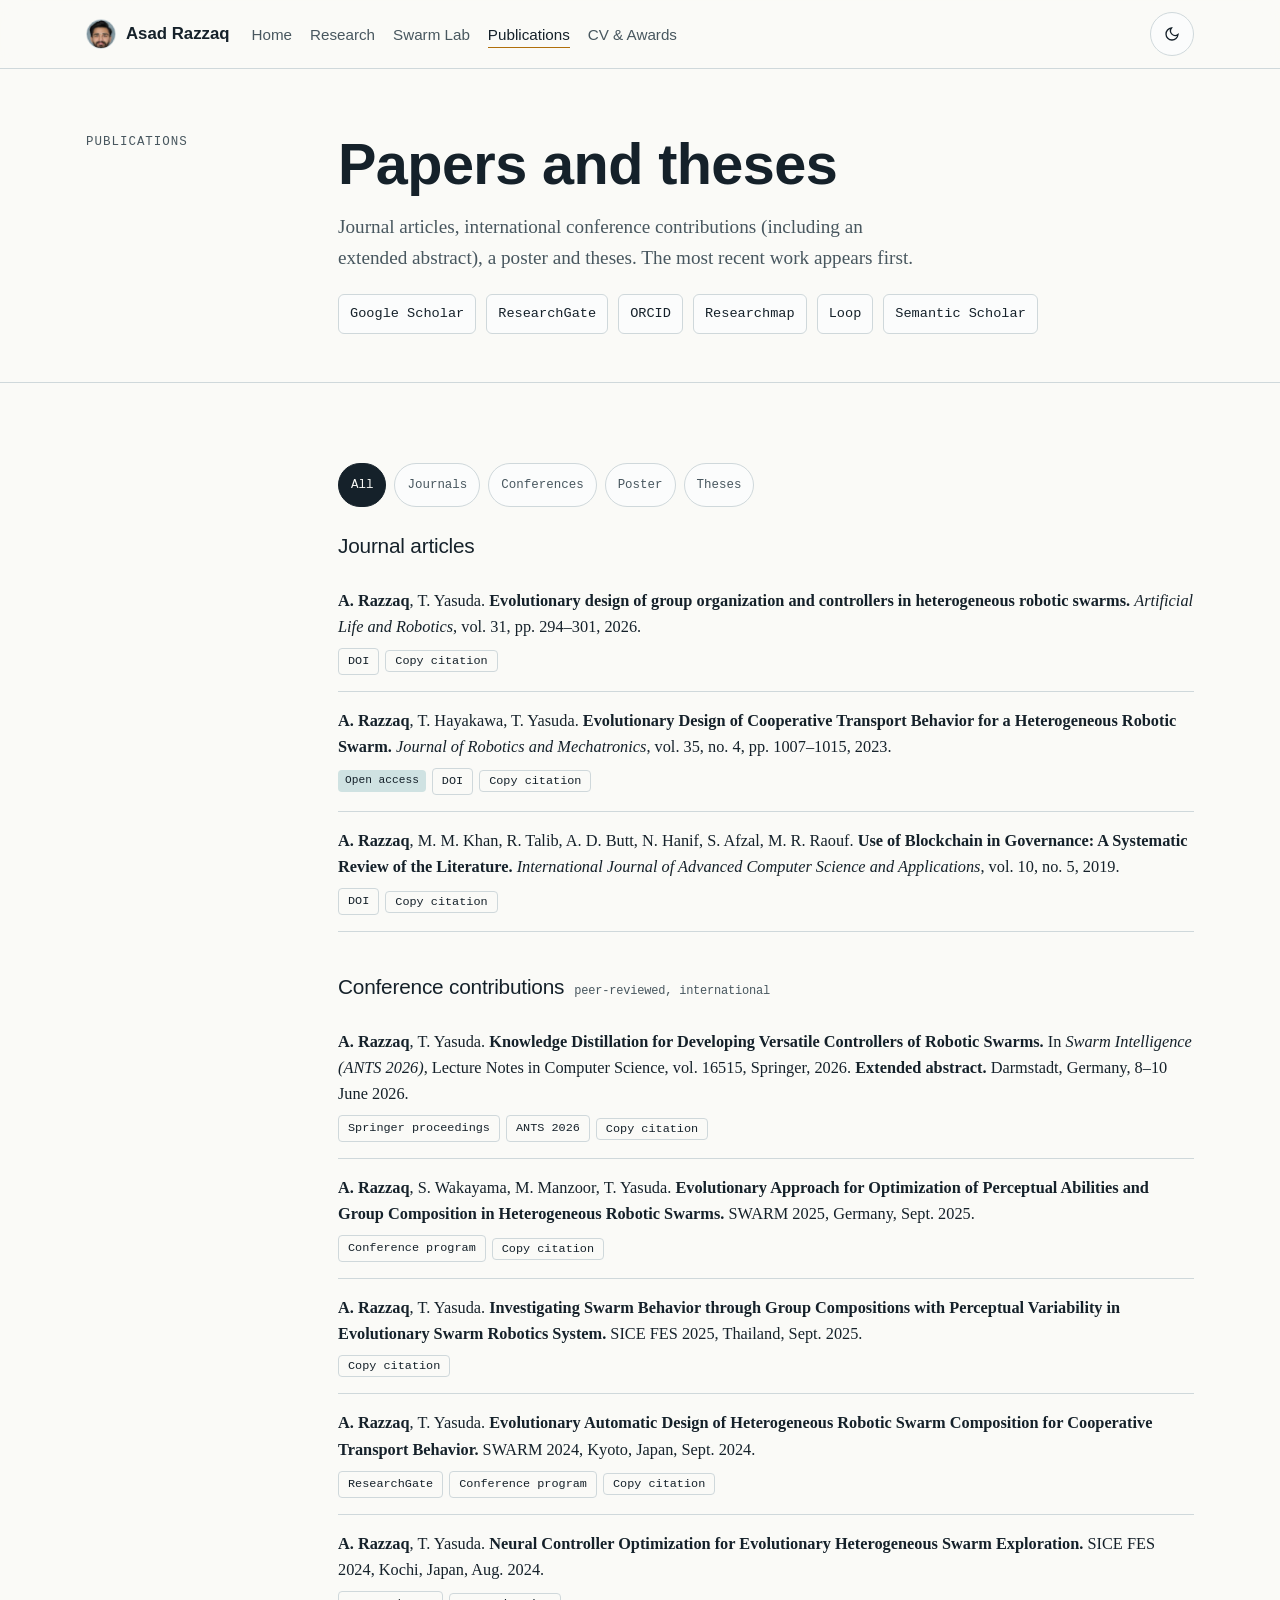
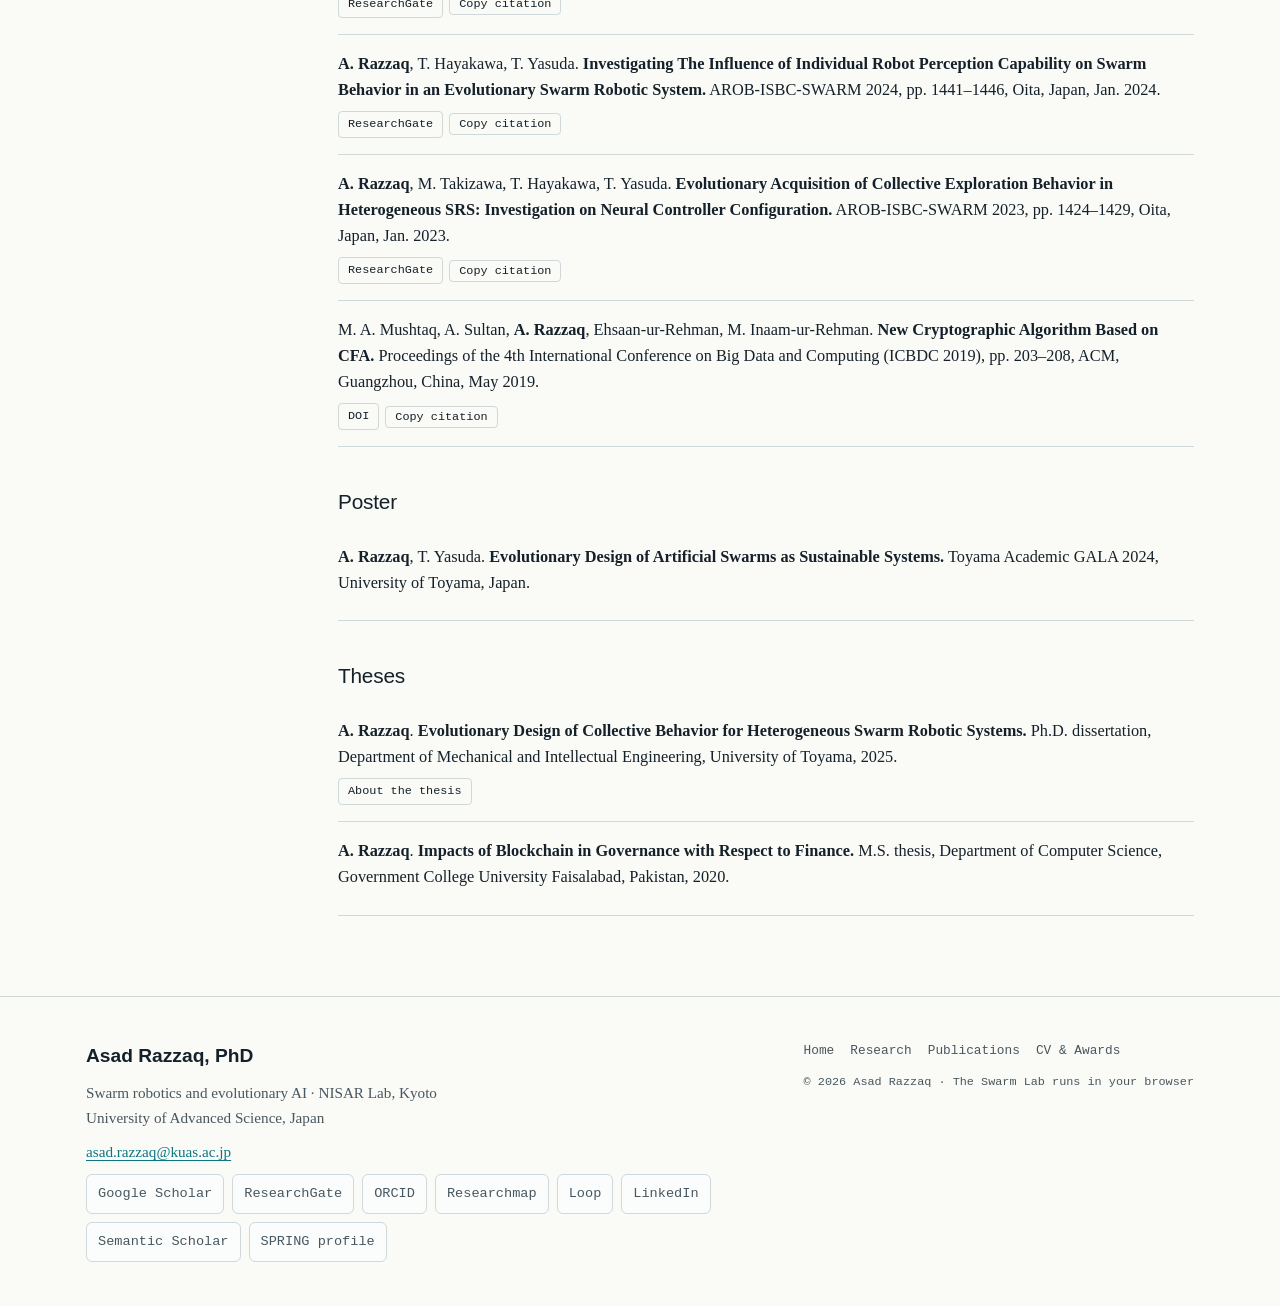
<file: publications.html>
<!doctype html>
<html lang="en">
<head>
<meta charset="utf-8">
<meta name="viewport" content="width=device-width, initial-scale=1, viewport-fit=cover">
<title>Publications · Asad Razzaq, PhD</title>
<meta name="description" content="Publications of Asad Razzaq: journal articles in Artificial Life and Robotics and the Journal of Robotics and Mechatronics, ANTS 2026 (Springer LNCS), SWARM, SICE FES and AROB papers on heterogeneous swarm robotics.">
<meta name="author" content="Asad Razzaq">
<link rel="canonical" href="https://razzaq-asad.github.io/publications.html">
<meta property="og:type" content="website">
<meta property="og:site_name" content="Asad Razzaq, PhD">
<meta property="og:title" content="Publications · Asad Razzaq, PhD">
<meta property="og:description" content="Publications of Asad Razzaq: journal articles in Artificial Life and Robotics and the Journal of Robotics and Mechatronics, ANTS 2026 (Springer LNCS), SWARM, SICE FES and AROB papers on heterogeneous swarm robotics.">
<meta property="og:url" content="https://razzaq-asad.github.io/publications.html">
<meta property="og:image" content="https://razzaq-asad.github.io/assets/og.jpg">
<meta property="og:image:width" content="1200">
<meta property="og:image:height" content="630">
<meta property="og:image:alt" content="Asad Razzaq, PhD: swarm robotics and evolutionary AI">
<meta property="og:locale" content="en_US">
<meta name="twitter:card" content="summary_large_image">
<meta name="twitter:title" content="Publications · Asad Razzaq, PhD">
<meta name="twitter:description" content="Publications of Asad Razzaq: journal articles in Artificial Life and Robotics and the Journal of Robotics and Mechatronics, ANTS 2026 (Springer LNCS), SWARM, SICE FES and AROB papers on heterogeneous swarm robotics.">
<meta name="twitter:image" content="https://razzaq-asad.github.io/assets/og.jpg">
<meta name="robots" content="index, follow, max-image-preview:large">
<link rel="me" href="https://scholar.google.com/citations?user=ZE91v18AAAAJ">
<link rel="me" href="https://www.researchgate.net/profile/Asad-Razzaq">
<link rel="me" href="https://orcid.org/0009-0004-9389-3481">
<link rel="me" href="https://www.linkedin.com/in/asadrazzaqphd/">
<link rel="me" href="https://www.semanticscholar.org/author/2238456971">
<link rel="me" href="https://promotion-research.ctg.u-toyama.ac.jp/spring-student/razzaq_r5">
<script type="application/ld+json">{"@context": "https://schema.org", "@graph": [{"@type": "WebSite", "@id": "https://razzaq-asad.github.io/#website", "url": "https://razzaq-asad.github.io/", "name": "Asad Razzaq, PhD", "description": "Personal academic website of Dr. Asad Razzaq, researcher in swarm robotics and evolutionary AI.", "publisher": {"@id": "https://razzaq-asad.github.io/#person"}, "inLanguage": "en"}, {"@type": "Person", "@id": "https://razzaq-asad.github.io/#person", "name": "Asad Razzaq", "url": "https://razzaq-asad.github.io/"}, {"@type": "CollectionPage", "@id": "https://razzaq-asad.github.io/publications.html#webpage", "url": "https://razzaq-asad.github.io/publications.html", "name": "Publications · Asad Razzaq, PhD", "description": "Publications of Asad Razzaq: journal articles in Artificial Life and Robotics and the Journal of Robotics and Mechatronics, ANTS 2026 (Springer LNCS), SWARM, SICE FES and AROB papers on heterogeneous swarm robotics.", "inLanguage": "en", "isPartOf": {"@id": "https://razzaq-asad.github.io/#website"}, "about": {"@id": "https://razzaq-asad.github.io/#person"}, "author": {"@id": "https://razzaq-asad.github.io/#person"}, "dateModified": "2026-11-19T14:00:00+09:00", "breadcrumb": {"@type": "BreadcrumbList", "itemListElement": [{"@type": "ListItem", "position": 1, "name": "Home", "item": "https://razzaq-asad.github.io/"}, {"@type": "ListItem", "position": 2, "name": "Publications", "item": "https://razzaq-asad.github.io/publications.html"}]}}, {"@type": "ItemList", "name": "Publications of Asad Razzaq", "itemListElement": [{"@type": "ListItem", "position": 1, "item": {"@type": "ScholarlyArticle", "name": "Evolutionary design of group organization and controllers in heterogeneous robotic swarms", "headline": "Evolutionary design of group organization and controllers in heterogeneous robotic swarms", "author": [{"@type": "Person", "@id": "https://razzaq-asad.github.io/#person", "name": "Asad Razzaq"}, {"@type": "Person", "name": "T. Yasuda"}], "url": "https://razzaq-asad.github.io/publications.html#J1", "description": "Artificial Life and Robotics, vol. 31, pp. 294–301, 2026.", "datePublished": "2026", "sameAs": "https://doi.org/10.1007/s10015-025-01083-5", "identifier": {"@type": "PropertyValue", "propertyID": "DOI", "value": "10.1007/s10015-025-01083-5"}}}, {"@type": "ListItem", "position": 2, "item": {"@type": "ScholarlyArticle", "name": "Evolutionary Design of Cooperative Transport Behavior for a Heterogeneous Robotic Swarm", "headline": "Evolutionary Design of Cooperative Transport Behavior for a Heterogeneous Robotic Swarm", "author": [{"@type": "Person", "@id": "https://razzaq-asad.github.io/#person", "name": "Asad Razzaq"}, {"@type": "Person", "name": "T. Hayakawa"}, {"@type": "Person", "name": "T. Yasuda"}], "url": "https://razzaq-asad.github.io/publications.html#J2", "description": "Journal of Robotics and Mechatronics, vol. 35, no. 4, pp. 1007–1015, 2023.", "datePublished": "2023", "sameAs": "https://doi.org/10.20965/jrm.2023.p1007", "identifier": {"@type": "PropertyValue", "propertyID": "DOI", "value": "10.20965/jrm.2023.p1007"}}}, {"@type": "ListItem", "position": 3, "item": {"@type": "ScholarlyArticle", "name": "Use of Blockchain in Governance: A Systematic Review of the Literature", "headline": "Use of Blockchain in Governance: A Systematic Review of the Literature", "author": [{"@type": "Person", "@id": "https://razzaq-asad.github.io/#person", "name": "Asad Razzaq"}, {"@type": "Person", "name": "M. M. Khan"}, {"@type": "Person", "name": "R. Talib"}, {"@type": "Person", "name": "A. D. Butt"}, {"@type": "Person", "name": "N. Hanif"}, {"@type": "Person", "name": "S. Afzal"}, {"@type": "Person", "name": "M. R. Raouf"}], "url": "https://razzaq-asad.github.io/publications.html#J3", "description": "International Journal of Advanced Computer Science and Applications, vol. 10, no. 5, 2019.", "datePublished": "2019", "sameAs": "https://doi.org/10.14569/IJACSA.2019.0100585", "identifier": {"@type": "PropertyValue", "propertyID": "DOI", "value": "10.14569/IJACSA.2019.0100585"}}}, {"@type": "ListItem", "position": 4, "item": {"@type": "ScholarlyArticle", "name": "Knowledge Distillation for Developing Versatile Controllers of Robotic Swarms", "headline": "Knowledge Distillation for Developing Versatile Controllers of Robotic Swarms", "author": [{"@type": "Person", "@id": "https://razzaq-asad.github.io/#person", "name": "Asad Razzaq"}, {"@type": "Person", "name": "T. Yasuda"}], "url": "https://razzaq-asad.github.io/publications.html#C1", "description": "In Swarm Intelligence (ANTS 2026), Lecture Notes in Computer Science, vol. 16515, Springer, 2026. <strong>Extended abstract.</strong> Darmstadt, Germany, 8–10 June 2026.", "datePublished": "2026", "genre": "Extended abstract"}}, {"@type": "ListItem", "position": 5, "item": {"@type": "ScholarlyArticle", "name": "Evolutionary Approach for Optimization of Perceptual Abilities and Group Composition in Heterogeneous Robotic Swarms", "headline": "Evolutionary Approach for Optimization of Perceptual Abilities and Group Composition in Heterogeneous Robotic ", "author": [{"@type": "Person", "@id": "https://razzaq-asad.github.io/#person", "name": "Asad Razzaq"}, {"@type": "Person", "name": "S. Wakayama"}, {"@type": "Person", "name": "M. Manzoor"}, {"@type": "Person", "name": "T. Yasuda"}], "url": "https://razzaq-asad.github.io/publications.html#C2", "description": "SWARM 2025, Germany, Sept. 2025.", "datePublished": "2025"}}, {"@type": "ListItem", "position": 6, "item": {"@type": "ScholarlyArticle", "name": "Investigating Swarm Behavior through Group Compositions with Perceptual Variability in Evolutionary Swarm Robotics System", "headline": "Investigating Swarm Behavior through Group Compositions with Perceptual Variability in Evolutionary Swarm Robo", "author": [{"@type": "Person", "@id": "https://razzaq-asad.github.io/#person", "name": "Asad Razzaq"}, {"@type": "Person", "name": "T. Yasuda"}], "url": "https://razzaq-asad.github.io/publications.html#C3", "description": "SICE FES 2025, Thailand, Sept. 2025.", "datePublished": "2025"}}, {"@type": "ListItem", "position": 7, "item": {"@type": "ScholarlyArticle", "name": "Evolutionary Automatic Design of Heterogeneous Robotic Swarm Composition for Cooperative Transport Behavior", "headline": "Evolutionary Automatic Design of Heterogeneous Robotic Swarm Composition for Cooperative Transport Behavior", "author": [{"@type": "Person", "@id": "https://razzaq-asad.github.io/#person", "name": "Asad Razzaq"}, {"@type": "Person", "name": "T. Yasuda"}], "url": "https://razzaq-asad.github.io/publications.html#C4", "description": "SWARM 2024, Kyoto, Japan, Sept. 2024.", "datePublished": "2024"}}, {"@type": "ListItem", "position": 8, "item": {"@type": "ScholarlyArticle", "name": "Neural Controller Optimization for Evolutionary Heterogeneous Swarm Exploration", "headline": "Neural Controller Optimization for Evolutionary Heterogeneous Swarm Exploration", "author": [{"@type": "Person", "@id": "https://razzaq-asad.github.io/#person", "name": "Asad Razzaq"}, {"@type": "Person", "name": "T. Yasuda"}], "url": "https://razzaq-asad.github.io/publications.html#C5", "description": "SICE FES 2024, Kochi, Japan, Aug. 2024.", "datePublished": "2024"}}, {"@type": "ListItem", "position": 9, "item": {"@type": "ScholarlyArticle", "name": "Investigating The Influence of Individual Robot Perception Capability on Swarm Behavior in an Evolutionary Swarm Robotic System", "headline": "Investigating The Influence of Individual Robot Perception Capability on Swarm Behavior in an Evolutionary Swa", "author": [{"@type": "Person", "@id": "https://razzaq-asad.github.io/#person", "name": "Asad Razzaq"}, {"@type": "Person", "name": "T. Hayakawa"}, {"@type": "Person", "name": "T. Yasuda"}], "url": "https://razzaq-asad.github.io/publications.html#C6", "description": "AROB-ISBC-SWARM 2024, pp. 1441–1446, Oita, Japan, Jan. 2024.", "datePublished": "2024"}}, {"@type": "ListItem", "position": 10, "item": {"@type": "ScholarlyArticle", "name": "Evolutionary Acquisition of Collective Exploration Behavior in Heterogeneous SRS: Investigation on Neural Controller Configuration", "headline": "Evolutionary Acquisition of Collective Exploration Behavior in Heterogeneous SRS: Investigation on Neural Cont", "author": [{"@type": "Person", "@id": "https://razzaq-asad.github.io/#person", "name": "Asad Razzaq"}, {"@type": "Person", "name": "M. Takizawa"}, {"@type": "Person", "name": "T. Hayakawa"}, {"@type": "Person", "name": "T. Yasuda"}], "url": "https://razzaq-asad.github.io/publications.html#C7", "description": "AROB-ISBC-SWARM 2023, pp. 1424–1429, Oita, Japan, Jan. 2023.", "datePublished": "2023"}}, {"@type": "ListItem", "position": 11, "item": {"@type": "ScholarlyArticle", "name": "New Cryptographic Algorithm Based on CFA", "headline": "New Cryptographic Algorithm Based on CFA", "author": [{"@type": "Person", "name": "M. A. Mushtaq"}, {"@type": "Person", "name": "A. Sultan"}, {"@type": "Person", "@id": "https://razzaq-asad.github.io/#person", "name": "Asad Razzaq"}, {"@type": "Person", "name": "Ehsaan-ur-Rehman"}, {"@type": "Person", "name": "M. Inaam-ur-Rehman"}], "url": "https://razzaq-asad.github.io/publications.html#C8", "description": "Proceedings of the 4th International Conference on Big Data and Computing (ICBDC 2019), pp. 203–208, ACM, Guangzhou, China, May 2019.", "datePublished": "2019", "sameAs": "https://doi.org/10.1145/3335484.3335539", "identifier": {"@type": "PropertyValue", "propertyID": "DOI", "value": "10.1145/3335484.3335539"}}}, {"@type": "ListItem", "position": 12, "item": {"@type": "ScholarlyArticle", "name": "Evolutionary Design of Artificial Swarms as Sustainable Systems", "headline": "Evolutionary Design of Artificial Swarms as Sustainable Systems", "author": [{"@type": "Person", "@id": "https://razzaq-asad.github.io/#person", "name": "Asad Razzaq"}, {"@type": "Person", "name": "T. Yasuda"}], "url": "https://razzaq-asad.github.io/publications.html#P1", "description": "Toyama Academic GALA 2024, University of Toyama, Japan.", "datePublished": "2024"}}, {"@type": "ListItem", "position": 13, "item": {"@type": "Thesis", "name": "Evolutionary Design of Collective Behavior for Heterogeneous Swarm Robotic Systems", "headline": "Evolutionary Design of Collective Behavior for Heterogeneous Swarm Robotic Systems", "author": [{"@type": "Person", "@id": "https://razzaq-asad.github.io/#person", "name": "Asad Razzaq"}], "url": "https://razzaq-asad.github.io/publications.html#T1", "description": "Ph.D. dissertation, Department of Mechanical and Intellectual Engineering, University of Toyama, 2025.", "datePublished": "2025"}}, {"@type": "ListItem", "position": 14, "item": {"@type": "Thesis", "name": "Impacts of Blockchain in Governance with Respect to Finance", "headline": "Impacts of Blockchain in Governance with Respect to Finance", "author": [{"@type": "Person", "@id": "https://razzaq-asad.github.io/#person", "name": "Asad Razzaq"}], "url": "https://razzaq-asad.github.io/publications.html#T2", "description": "M.S. thesis, Department of Computer Science, Government College University Faisalabad, Pakistan, 2020.", "datePublished": "2020"}}]}]}</script>
<meta name="theme-color" content="#0B7782">
<link rel="icon" href="data:image/svg+xml,%3Csvg xmlns='http://www.w3.org/2000/svg' viewBox='0 0 32 32'%3E%3Crect width='32' height='32' rx='6' fill='%230B7782'/%3E%3Ccircle cx='10' cy='12' r='3' fill='%23fff'/%3E%3Ccircle cx='21' cy='9' r='3' fill='%23E5A93C'/%3E%3Ccircle cx='16' cy='21' r='3' fill='%23E5A93C'/%3E%3Ccircle cx='24' cy='22' r='3' fill='%23fff'/%3E%3C/svg%3E">
<!-- BLOG HIDDEN: <link rel="alternate" type="application/rss+xml" title="Asad Razzaq, PhD: blog" href="https://razzaq-asad.github.io/feed.xml"> -->
<link rel="stylesheet" href="assets/site.css?v=20261110-review">
<script>try{var t=localStorage.getItem("theme");if(t==="light"||t==="dark")document.documentElement.dataset.theme=t}catch(e){}</script>

</head>
<body>
<a class="skip" href="#main">Skip to content</a>
<nav class="nav" aria-label="Main">
  <div class="wrap">
    <a class="brand" href="index.html" aria-label="Asad Razzaq, home"><img src="assets/asad-avatar.jpg?v=2" alt="" width="30" height="30"><span>Asad Razzaq</span></a>
    <ul id="nav-links">
      <li><a href="index.html">Home</a></li>
      <li><a href="research.html">Research</a></li>
      <li><a href="swarm-lab.html">Swarm Lab</a></li>
      <li><a href="publications.html" aria-current="page">Publications</a></li>
      <!-- BLOG HIDDEN: <li><a href="blog.html">Blog</a></li> -->
      <!-- GALLERY HIDDEN: <li><a href="gallery.html">Gallery</a></li> -->
      <li><a href="cv.html">CV & Awards</a></li>
    </ul>
    <button class="menu-btn" type="button" aria-expanded="false" aria-controls="nav-links" aria-label="Open menu"><svg viewBox="0 0 24 24" fill="none" stroke="currentColor" stroke-width="2" stroke-linecap="round" aria-hidden="true"><path d="M4 7h16M4 12h16M4 17h16"/></svg></button>
    <button class="theme-btn" type="button" aria-label="Switch theme"></button>
  </div>
</nav>
<main id="main">
<header class="page-head">
  <div class="wrap">
    <p class="eyebrow">Publications</p>
    <div>
      <h1>Papers and theses</h1>
      <p class="lead">Journal articles, international conference contributions (including an extended abstract), a poster and theses. The most recent work appears first.</p>
      <div class="actions" style="margin-top:20px">
        <a class="btn small" data-link="scholar" href="https://scholar.google.com/citations?user=ZE91v18AAAAJ" target="_blank" rel="noopener">Google Scholar</a>
        <a class="btn small" data-link="researchgate" href="https://www.researchgate.net/profile/Asad-Razzaq" target="_blank" rel="noopener">ResearchGate</a>
        <a class="btn small" data-link="orcid" href="https://orcid.org/0009-0004-9389-3481" target="_blank" rel="noopener">ORCID</a>
        <a class="btn small" data-link="researchmap" href="https://researchmap.jp/asadrazzaq" target="_blank" rel="noopener">Researchmap</a>
        <a class="btn small" data-link="loop" href="https://loop.frontiersin.org/people/2528588/overview" target="_blank" rel="noopener">Loop</a>
        <a class="btn small" data-link="semanticscholar" href="https://www.semanticscholar.org/author/2238456971" target="_blank" rel="noopener">Semantic Scholar</a>
      </div>
    </div>
  </div>
</header>

<section class="sec" style="border-top:0" aria-label="Publication list">
  <div class="wrap">
    <div class="indent">
      <div class="pubbar">
        <div class="chips" id="pub-chips" role="group" aria-label="Filter publications">
          <button class="chip" type="button" aria-pressed="true" data-type="">All</button>
          <button class="chip" type="button" aria-pressed="false" data-type="journal">Journals</button>
          <button class="chip" type="button" aria-pressed="false" data-type="conference">Conferences</button>
          <button class="chip" type="button" aria-pressed="false" data-type="poster">Poster</button>
          <button class="chip" type="button" aria-pressed="false" data-type="thesis">Theses</button>
        </div>
      </div>
      <div class="pubgroup" data-type="journal">
        <h2>Journal articles</h2>
        <ol class="pubs">
        <li class="pub" id="J1"><div class="pub-body">
          <p class="cite"><b>A. Razzaq</b>, T. Yasuda. <span class="ti">Evolutionary design of group organization and controllers in heterogeneous robotic swarms.</span> <i>Artificial Life and Robotics</i>, vol. 31, pp. 294–301, 2026.</p>
          <div class="pub-actions"><a href="https://doi.org/10.1007/s10015-025-01083-5" target="_blank" rel="noopener">DOI</a><a data-file="papers.J1.pdf" data-title="ALR 2026 · paper" hidden>PDF</a><a data-file="papers.J1.slides" data-title="ALR 2026 · slides" hidden>Slides</a><button class="cite-btn" type="button" data-doi="10.1007/s10015-025-01083-5">Copy citation</button></div>
        </div></li>
        <li class="pub" id="J2"><div class="pub-body">
          <p class="cite"><b>A. Razzaq</b>, T. Hayakawa, T. Yasuda. <span class="ti">Evolutionary Design of Cooperative Transport Behavior for a Heterogeneous Robotic Swarm.</span> <i>Journal of Robotics and Mechatronics</i>, vol. 35, no. 4, pp. 1007–1015, 2023.</p>
          <div class="pub-actions"><span class="badge oa">Open access</span><a href="https://doi.org/10.20965/jrm.2023.p1007" target="_blank" rel="noopener">DOI</a><a data-file="papers.J2.slides" data-title="JRM 2023 · slides" hidden>Slides</a><button class="cite-btn" type="button" data-doi="10.20965/jrm.2023.p1007">Copy citation</button></div>
        </div></li>
        <li class="pub" id="J3"><div class="pub-body">
          <p class="cite"><b>A. Razzaq</b>, M. M. Khan, R. Talib, A. D. Butt, N. Hanif, S. Afzal, M. R. Raouf. <span class="ti">Use of Blockchain in Governance: A Systematic Review of the Literature.</span> <i>International Journal of Advanced Computer Science and Applications</i>, vol. 10, no. 5, 2019.</p>
          <div class="pub-actions"><a href="https://doi.org/10.14569/IJACSA.2019.0100585" target="_blank" rel="noopener">DOI</a><a data-file="papers.J3.pdf" data-title="IJACSA 2019 · paper" hidden>PDF</a><button class="cite-btn" type="button" data-doi="10.14569/IJACSA.2019.0100585">Copy citation</button></div>
        </div></li>
        </ol>
      </div>
      <div class="pubgroup" data-type="conference">
        <h2>Conference contributions <span class="mono muted" style="font-size:.75rem;font-weight:400">peer-reviewed, international</span></h2>
        <ol class="pubs">
        <li class="pub" id="C1"><div class="pub-body">
          <p class="cite"><b>A. Razzaq</b>, T. Yasuda. <span class="ti">Knowledge Distillation for Developing Versatile Controllers of Robotic Swarms.</span> In <i>Swarm Intelligence (ANTS 2026)</i>, Lecture Notes in Computer Science, vol. 16515, Springer, 2026. <strong>Extended abstract.</strong> Darmstadt, Germany, 8–10 June 2026.</p>
          <div class="pub-actions"><a href="https://link.springer.com/book/10.1007/978-3-032-26123-6" target="_blank" rel="noopener">Springer proceedings</a><a data-file="papers.C1.pdf" data-title="ANTS 2026 · paper" hidden>PDF</a><a data-file="papers.C1.slides" data-title="ANTS 2026 · slides" hidden>Slides</a><a href="https://ants2026.org" target="_blank" rel="noopener">ANTS 2026</a><button class="cite-btn" type="button">Copy citation</button></div>
        </div></li>
        <li class="pub" id="C2"><div class="pub-body">
          <p class="cite"><b>A. Razzaq</b>, S. Wakayama, M. Manzoor, T. Yasuda. <span class="ti">Evolutionary Approach for Optimization of Perceptual Abilities and Group Composition in Heterogeneous Robotic Swarms.</span> SWARM 2025, Germany, Sept. 2025.</p>
          <div class="pub-actions"><a href="https://www25.swarm-systems.org/event-schedule/" target="_blank" rel="noopener">Conference program</a><a data-file="papers.C2.pdf" data-title="SWARM 2025 · paper" hidden>PDF</a><a data-file="papers.C2.slides" data-title="SWARM 2025 · slides" hidden>Slides</a><button class="cite-btn" type="button">Copy citation</button></div>
        </div></li>
        <li class="pub" id="C3"><div class="pub-body">
          <p class="cite"><b>A. Razzaq</b>, T. Yasuda. <span class="ti">Investigating Swarm Behavior through Group Compositions with Perceptual Variability in Evolutionary Swarm Robotics System.</span> SICE FES 2025, Thailand, Sept. 2025.</p>
          <div class="pub-actions"><a data-file="papers.C3.pdf" data-title="SICE FES 2025 · paper" hidden>PDF</a><a data-file="papers.C3.slides" data-title="SICE FES 2025 · slides" hidden>Slides</a><button class="cite-btn" type="button">Copy citation</button></div>
        </div></li>
        <li class="pub" id="C4"><div class="pub-body">
          <p class="cite"><b>A. Razzaq</b>, T. Yasuda. <span class="ti">Evolutionary Automatic Design of Heterogeneous Robotic Swarm Composition for Cooperative Transport Behavior.</span> SWARM 2024, Kyoto, Japan, Sept. 2024.</p>
          <div class="pub-actions"><a href="https://www.researchgate.net/publication/385410772" target="_blank" rel="noopener">ResearchGate</a><a href="https://www.swarm-systems.org/swarm2024/program" target="_blank" rel="noopener">Conference program</a><a data-file="papers.C4.pdf" data-title="SWARM 2024 · paper" hidden>PDF</a><a data-file="papers.C4.slides" data-title="SWARM 2024 · slides" hidden>Slides</a><button class="cite-btn" type="button">Copy citation</button></div>
        </div></li>
        <li class="pub" id="C5"><div class="pub-body">
          <p class="cite"><b>A. Razzaq</b>, T. Yasuda. <span class="ti">Neural Controller Optimization for Evolutionary Heterogeneous Swarm Exploration.</span> SICE FES 2024, Kochi, Japan, Aug. 2024.</p>
          <div class="pub-actions"><a href="https://www.researchgate.net/publication/385410769" target="_blank" rel="noopener">ResearchGate</a><a data-file="papers.C5.pdf" data-title="SICE FES 2024 · paper" hidden>PDF</a><a data-file="papers.C5.slides" data-title="SICE FES 2024 · slides" hidden>Slides</a><button class="cite-btn" type="button">Copy citation</button></div>
        </div></li>
        <li class="pub" id="C6"><div class="pub-body">
          <p class="cite"><b>A. Razzaq</b>, T. Hayakawa, T. Yasuda. <span class="ti">Investigating The Influence of Individual Robot Perception Capability on Swarm Behavior in an Evolutionary Swarm Robotic System.</span> AROB-ISBC-SWARM 2024, pp. 1441–1446, Oita, Japan, Jan. 2024.</p>
          <div class="pub-actions"><a href="https://www.researchgate.net/publication/385410509" target="_blank" rel="noopener">ResearchGate</a><a data-file="papers.C6.pdf" data-title="AROB 2024 · paper" hidden>PDF</a><a data-file="papers.C6.slides" data-title="AROB 2024 · slides" hidden>Slides</a><button class="cite-btn" type="button">Copy citation</button></div>
        </div></li>
        <li class="pub" id="C7"><div class="pub-body">
          <p class="cite"><b>A. Razzaq</b>, M. Takizawa, T. Hayakawa, T. Yasuda. <span class="ti">Evolutionary Acquisition of Collective Exploration Behavior in Heterogeneous SRS: Investigation on Neural Controller Configuration.</span> AROB-ISBC-SWARM 2023, pp. 1424–1429, Oita, Japan, Jan. 2023.</p>
          <div class="pub-actions"><a href="https://www.researchgate.net/publication/385410697" target="_blank" rel="noopener">ResearchGate</a><a data-file="papers.C7.pdf" data-title="AROB 2023 · paper" hidden>PDF</a><a data-file="papers.C7.slides" data-title="AROB 2023 · slides" hidden>Slides</a><button class="cite-btn" type="button">Copy citation</button></div>
        </div></li>
        <li class="pub" id="C8"><div class="pub-body">
          <p class="cite">M. A. Mushtaq, A. Sultan, <b>A. Razzaq</b>, Ehsaan-ur-Rehman, M. Inaam-ur-Rehman. <span class="ti">New Cryptographic Algorithm Based on CFA.</span> Proceedings of the 4th International Conference on Big Data and Computing (ICBDC 2019), pp. 203–208, ACM, Guangzhou, China, May 2019.</p>
          <div class="pub-actions"><a href="https://doi.org/10.1145/3335484.3335539" target="_blank" rel="noopener">DOI</a><a data-file="papers.C8.pdf" data-title="ICBDC 2019 · paper" hidden>PDF</a><button class="cite-btn" type="button" data-doi="10.1145/3335484.3335539">Copy citation</button></div>
        </div></li>
        </ol>
      </div>
      <div class="pubgroup" data-type="poster">
        <h2>Poster</h2>
        <ol class="pubs">
        <li class="pub" id="P1"><div class="pub-body">
          <p class="cite"><b>A. Razzaq</b>, T. Yasuda. <span class="ti">Evolutionary Design of Artificial Swarms as Sustainable Systems.</span> Toyama Academic GALA 2024, University of Toyama, Japan.</p>
          <div class="pub-actions"><a data-file="papers.P1.pdf" data-title="GALA 2024 · paper" hidden>Poster</a></div>
        </div></li>
        </ol>
      </div>
      <div class="pubgroup" data-type="thesis">
        <h2>Theses</h2>
        <ol class="pubs">
        <li class="pub" id="T1"><div class="pub-body">
          <p class="cite"><b>A. Razzaq</b>. <span class="ti">Evolutionary Design of Collective Behavior for Heterogeneous Swarm Robotic Systems.</span> Ph.D. dissertation, Department of Mechanical and Intellectual Engineering, University of Toyama, 2025.</p>
          <div class="pub-actions"><a href="research.html#thesis">About the thesis</a><a data-file="thesisPdf" data-title="PhD thesis" hidden>PDF</a></div>
        </div></li>
        <li class="pub" id="T2"><div class="pub-body">
          <p class="cite"><b>A. Razzaq</b>. <span class="ti">Impacts of Blockchain in Governance with Respect to Finance.</span> M.S. thesis, Department of Computer Science, Government College University Faisalabad, Pakistan, 2020.</p>
          <div class="pub-actions"></div>
        </div></li>
        </ol>
      </div>
    </div>
  </div>
</section>
</main>
<footer>
  <div class="wrap">
    <div style="display:flex;flex-direction:column;gap:10px;min-width:0">
      <p class="fname">Asad Razzaq, PhD</p>
      <p class="muted" style="max-width:52ch">Swarm robotics and evolutionary AI · NISAR Lab, Kyoto University of Advanced Science, Japan</p>
      <p><a data-email href="mailto:asad.razzaq@kuas.ac.jp">asad.razzaq@kuas.ac.jp</a></p>
      <div class="links">
        <a class="btn small" data-link="scholar" href="https://scholar.google.com/citations?user=ZE91v18AAAAJ" target="_blank" rel="noopener">Google Scholar</a>
        <a class="btn small" data-link="researchgate" href="https://www.researchgate.net/profile/Asad-Razzaq" target="_blank" rel="noopener">ResearchGate</a>
        <a class="btn small" data-link="orcid" href="https://orcid.org/0009-0004-9389-3481" target="_blank" rel="noopener">ORCID</a>
        <a class="btn small" data-link="researchmap" href="https://researchmap.jp/asadrazzaq" target="_blank" rel="noopener">Researchmap</a>
        <a class="btn small" data-link="loop" href="https://loop.frontiersin.org/people/2528588/overview" target="_blank" rel="noopener">Loop</a>
        <a class="btn small" data-link="linkedin" href="https://www.linkedin.com/in/asadrazzaqphd/" target="_blank" rel="noopener">LinkedIn</a>
        <a class="btn small" data-link="semanticscholar" href="https://www.semanticscholar.org/author/2238456971" target="_blank" rel="noopener">Semantic Scholar</a>
        <a class="btn small" data-link="spring" href="https://promotion-research.ctg.u-toyama.ac.jp/spring-student/razzaq_r5" target="_blank" rel="noopener">SPRING profile</a>
        <a class="btn small" data-link="instagram" target="_blank" rel="noopener" hidden>Instagram</a>
      </div>
    </div>
    <div style="display:flex;flex-direction:column;gap:12px">
      <nav aria-label="Footer"><a href="index.html">Home</a> <a href="research.html">Research</a> <a href="publications.html">Publications</a> <!-- BLOG HIDDEN: <a href="blog.html">Blog</a> --> <!-- GALLERY HIDDEN: <a href="gallery.html">Gallery</a> --> <a href="cv.html">CV & Awards</a></nav>
      <p class="small">© <span data-year>2026</span> Asad Razzaq · The Swarm Lab runs in your browser</p>
    </div>
  </div>
</footer>

<dialog id="viewer" aria-label="Document viewer">
  <div class="dlg">
    <div class="dlg-bar"><span id="viewer-title">Document</span><span class="row"><a class="btn small" id="viewer-open" target="_blank" rel="noopener">Open in new tab</a><button class="btn small" id="viewer-close">Close</button></span></div>
    <iframe id="viewer-frame" title="Document viewer"></iframe>
  </div>
</dialog>
<script src="assets/config.js?v=20261106-profiles" defer></script>
<script src="assets/site.js?v=20261110-review" defer></script>
</body>
</html>
</file>
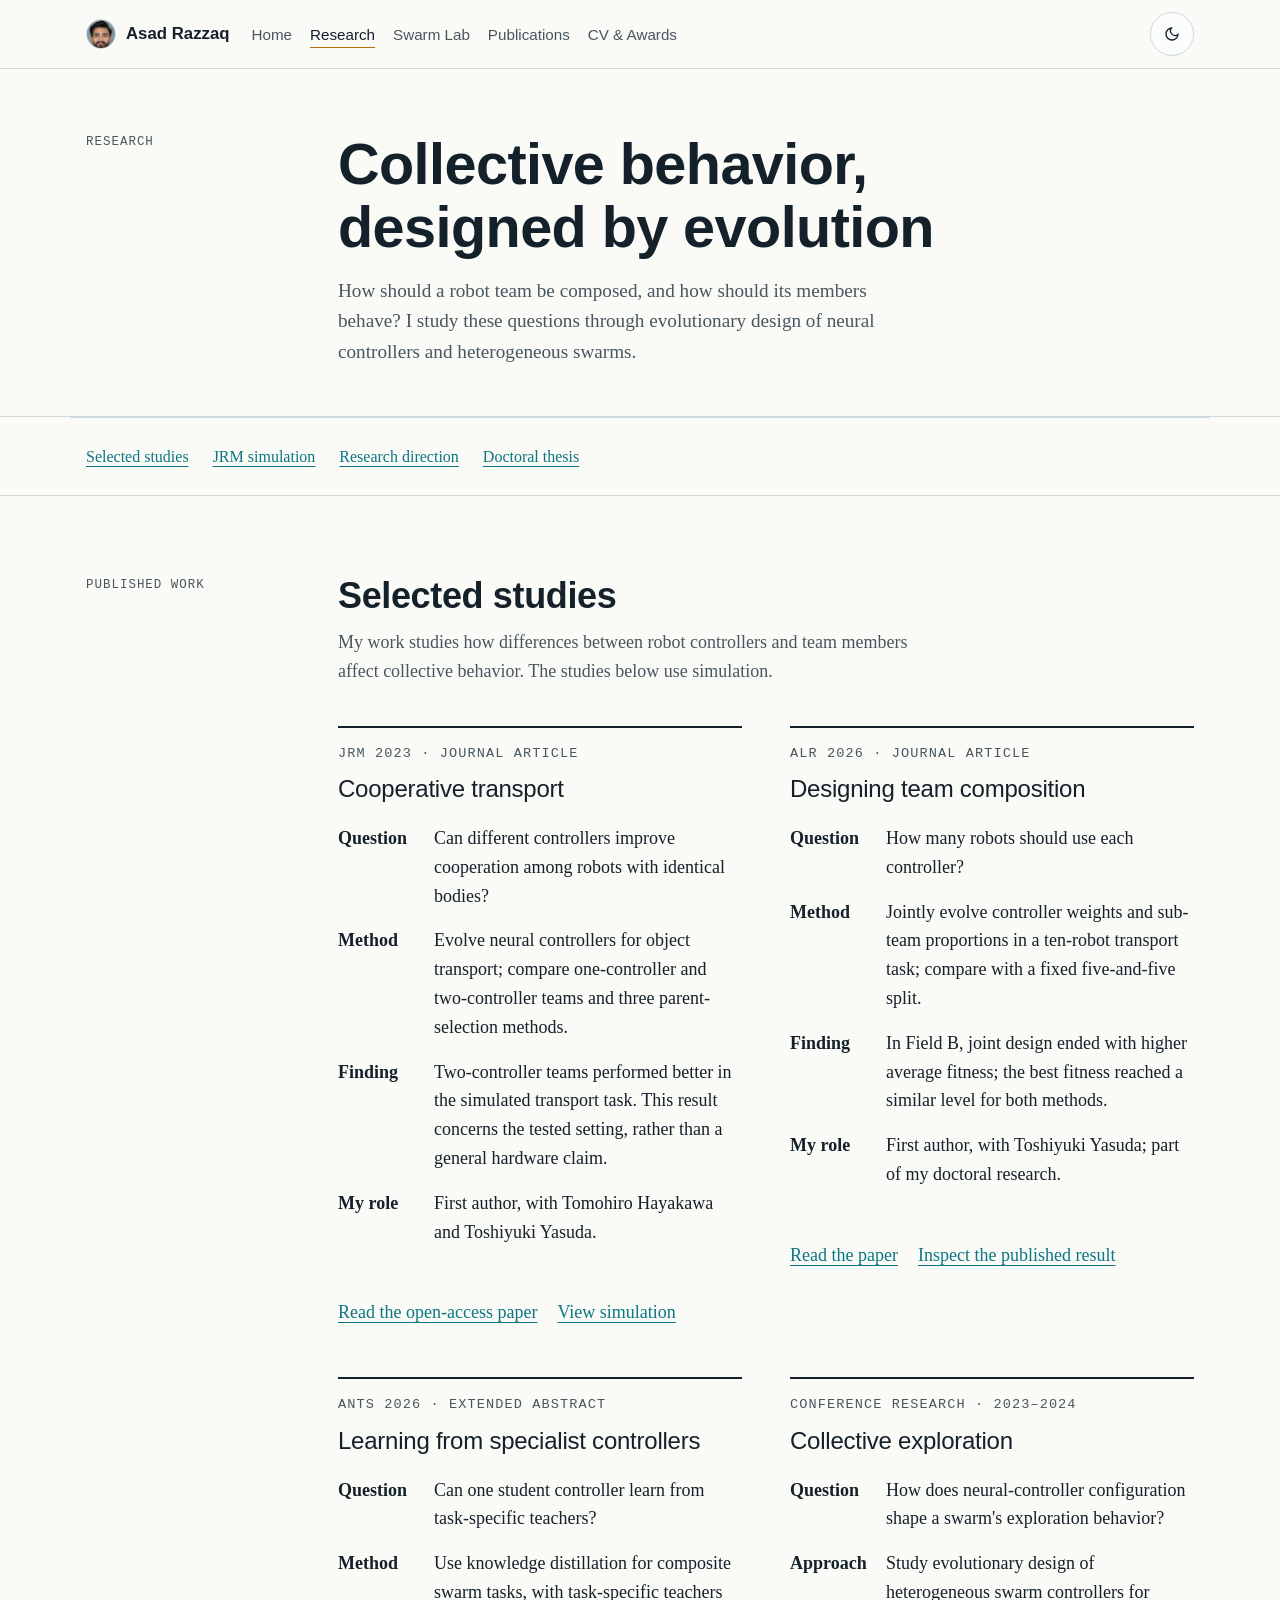
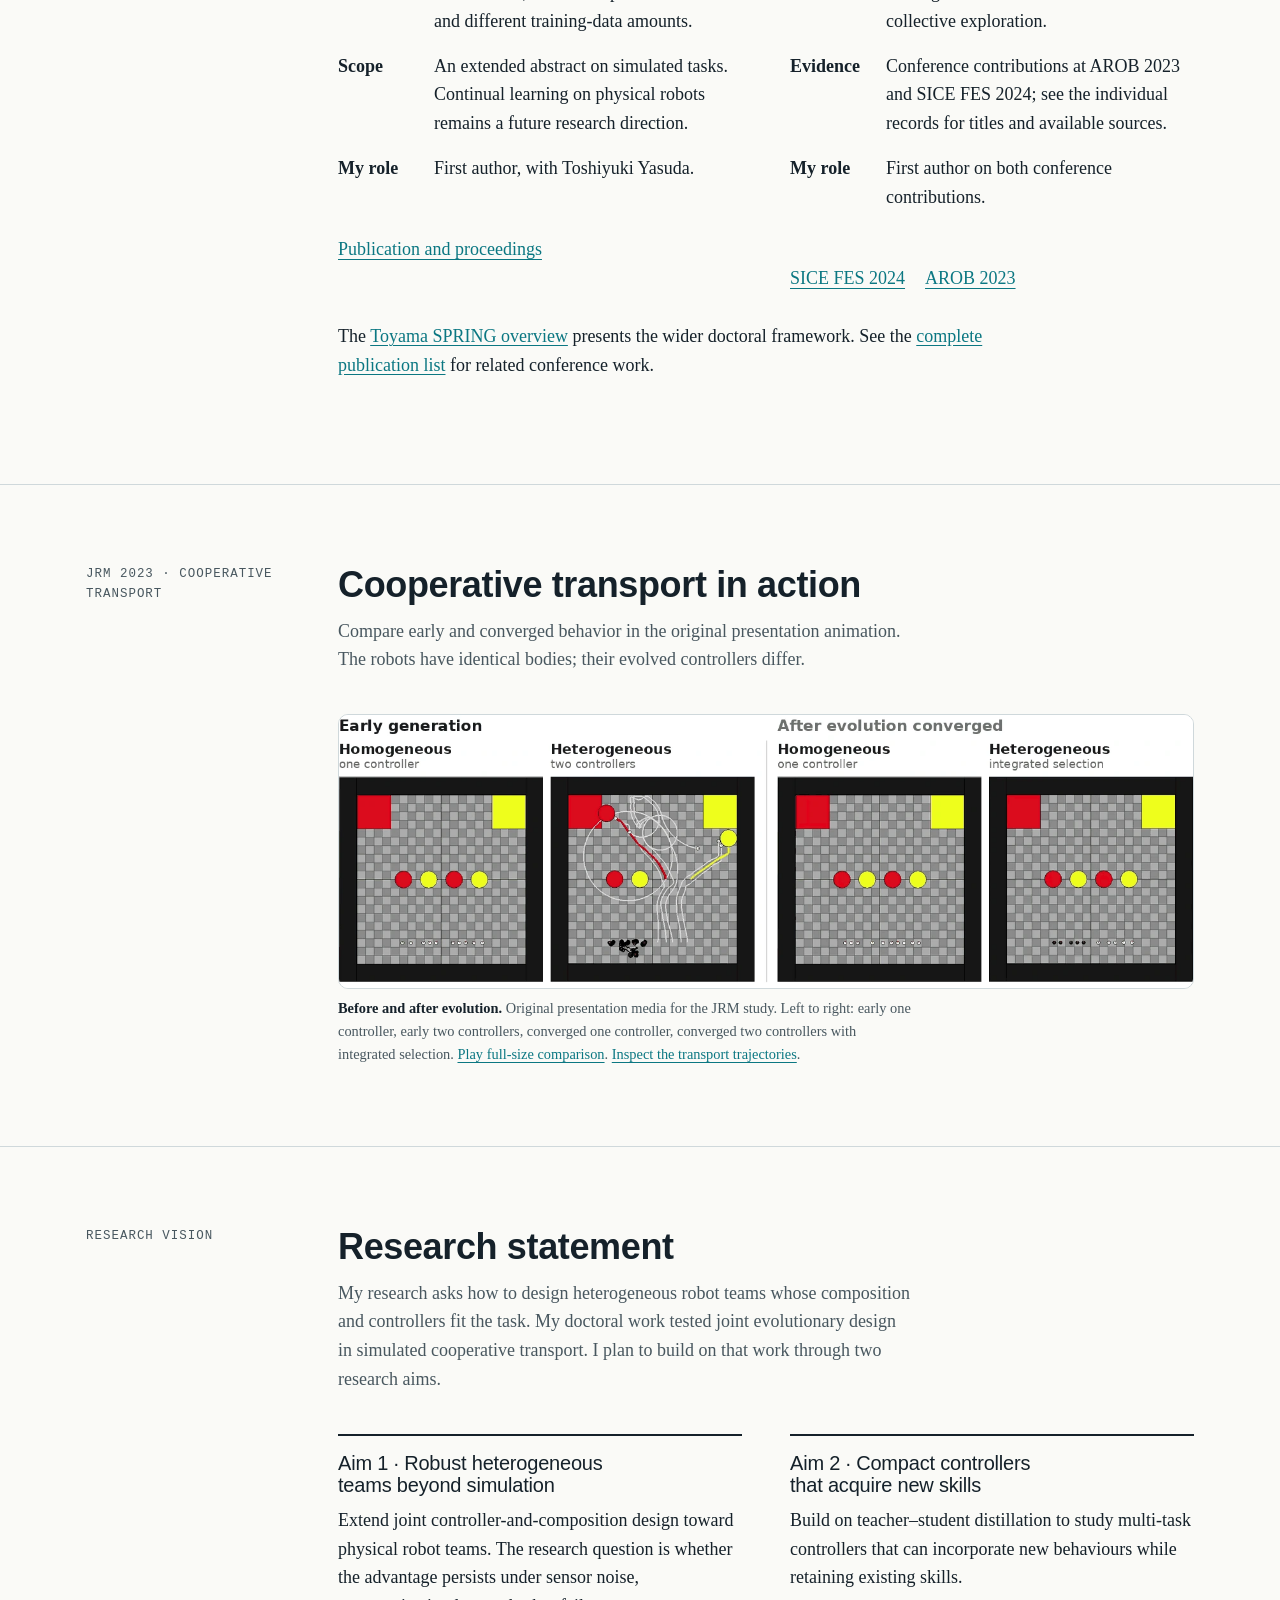
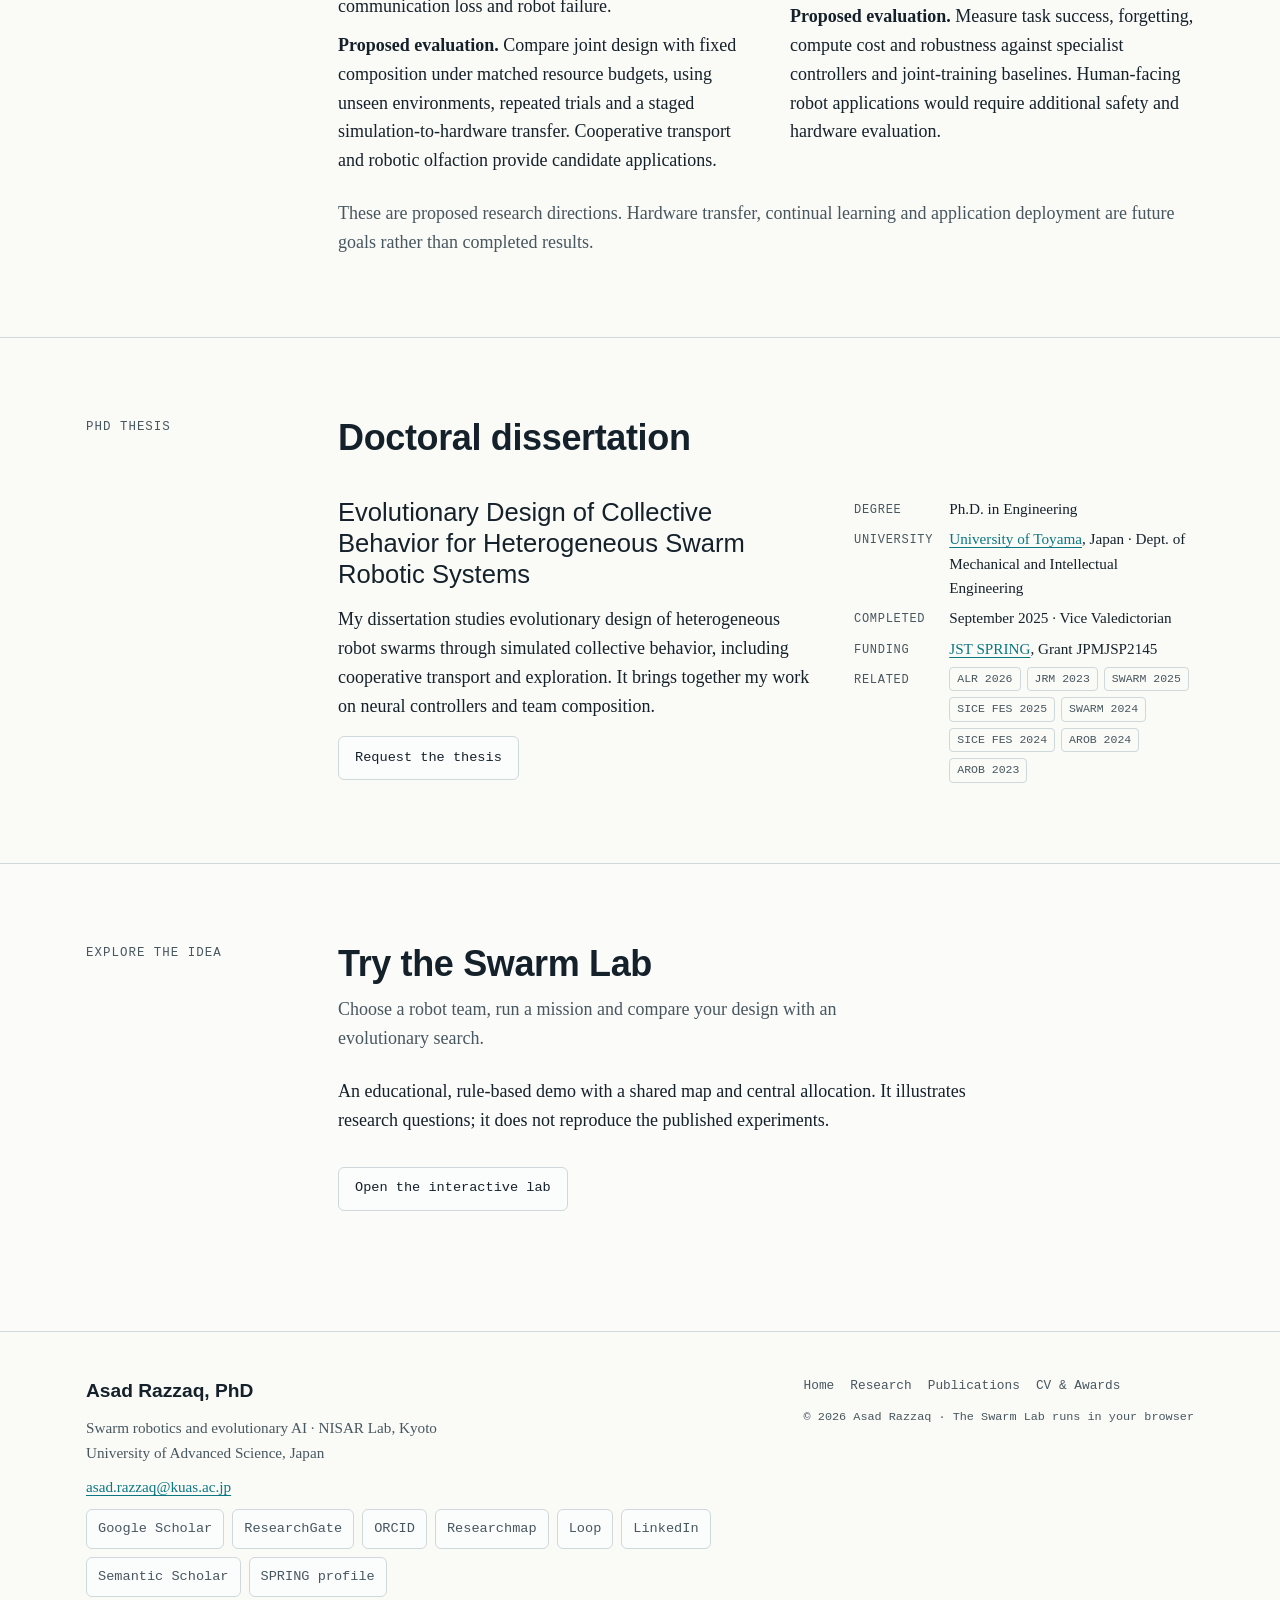
<file: research.html>
<!doctype html>
<html lang="en">
<head>
<meta charset="utf-8">
<meta name="viewport" content="width=device-width, initial-scale=1, viewport-fit=cover">
<title>Swarm Robotics Research · Asad Razzaq, PhD</title>
<meta name="description" content="Research by Asad Razzaq: evolutionary design of heterogeneous swarm robotic systems, cooperative transport, collective exploration and knowledge distillation for versatile controllers. Includes the interactive Swarm Lab.">
<meta name="author" content="Asad Razzaq">
<link rel="canonical" href="https://razzaq-asad.github.io/research.html">
<meta property="og:type" content="website">
<meta property="og:site_name" content="Asad Razzaq, PhD">
<meta property="og:title" content="Swarm Robotics Research · Asad Razzaq, PhD">
<meta property="og:description" content="Research by Asad Razzaq: evolutionary design of heterogeneous swarm robotic systems, cooperative transport, collective exploration and knowledge distillation for versatile controllers. Includes the interactive Swarm Lab.">
<meta property="og:url" content="https://razzaq-asad.github.io/research.html">
<meta property="og:image" content="https://razzaq-asad.github.io/assets/og.jpg">
<meta property="og:image:width" content="1200">
<meta property="og:image:height" content="630">
<meta property="og:image:alt" content="Asad Razzaq, PhD: swarm robotics and evolutionary AI">
<meta property="og:locale" content="en_US">
<meta name="twitter:card" content="summary_large_image">
<meta name="twitter:title" content="Swarm Robotics Research · Asad Razzaq, PhD">
<meta name="twitter:description" content="Research by Asad Razzaq: evolutionary design of heterogeneous swarm robotic systems, cooperative transport, collective exploration and knowledge distillation for versatile controllers. Includes the interactive Swarm Lab.">
<meta name="twitter:image" content="https://razzaq-asad.github.io/assets/og.jpg">
<meta name="robots" content="index, follow, max-image-preview:large">
<link rel="me" href="https://scholar.google.com/citations?user=ZE91v18AAAAJ">
<link rel="me" href="https://www.researchgate.net/profile/Asad-Razzaq">
<link rel="me" href="https://orcid.org/0009-0004-9389-3481">
<link rel="me" href="https://www.linkedin.com/in/asadrazzaqphd/">
<link rel="me" href="https://www.semanticscholar.org/author/2238456971">
<link rel="me" href="https://promotion-research.ctg.u-toyama.ac.jp/spring-student/razzaq_r5">
<script type="application/ld+json">{"@context": "https://schema.org", "@graph": [{"@type": "WebSite", "@id": "https://razzaq-asad.github.io/#website", "url": "https://razzaq-asad.github.io/", "name": "Asad Razzaq, PhD", "description": "Personal academic website of Dr. Asad Razzaq, researcher in swarm robotics and evolutionary AI.", "publisher": {"@id": "https://razzaq-asad.github.io/#person"}, "inLanguage": "en"}, {"@type": "Person", "@id": "https://razzaq-asad.github.io/#person", "name": "Asad Razzaq", "url": "https://razzaq-asad.github.io/"}, {"@type": "WebPage", "@id": "https://razzaq-asad.github.io/research.html#webpage", "url": "https://razzaq-asad.github.io/research.html", "name": "Swarm Robotics Research · Asad Razzaq, PhD", "description": "Research by Asad Razzaq: evolutionary design of heterogeneous swarm robotic systems, cooperative transport, collective exploration and knowledge distillation for versatile controllers. Includes the interactive Swarm Lab.", "inLanguage": "en", "isPartOf": {"@id": "https://razzaq-asad.github.io/#website"}, "about": {"@id": "https://razzaq-asad.github.io/#person"}, "author": {"@id": "https://razzaq-asad.github.io/#person"}, "dateModified": "2026-11-19T14:00:00+09:00", "breadcrumb": {"@type": "BreadcrumbList", "itemListElement": [{"@type": "ListItem", "position": 1, "name": "Home", "item": "https://razzaq-asad.github.io/"}, {"@type": "ListItem", "position": 2, "name": "Swarm Robotics Research", "item": "https://razzaq-asad.github.io/research.html"}]}}]}</script>
<meta name="theme-color" content="#0B7782">
<link rel="icon" href="data:image/svg+xml,%3Csvg xmlns='http://www.w3.org/2000/svg' viewBox='0 0 32 32'%3E%3Crect width='32' height='32' rx='6' fill='%230B7782'/%3E%3Ccircle cx='10' cy='12' r='3' fill='%23fff'/%3E%3Ccircle cx='21' cy='9' r='3' fill='%23E5A93C'/%3E%3Ccircle cx='16' cy='21' r='3' fill='%23E5A93C'/%3E%3Ccircle cx='24' cy='22' r='3' fill='%23fff'/%3E%3C/svg%3E">
<!-- BLOG HIDDEN: <link rel="alternate" type="application/rss+xml" title="Asad Razzaq, PhD: blog" href="https://razzaq-asad.github.io/feed.xml"> -->
<link rel="stylesheet" href="assets/site.css?v=20261111-anchor">
<script>try{var t=localStorage.getItem("theme");if(t==="light"||t==="dark")document.documentElement.dataset.theme=t}catch(e){}</script>

<style>
.jrm-figures { max-width: none; grid-template-columns: 1fr; gap: 32px; }
.jrm-figures .jrm-trajectory { max-width: 520px; }
.jrm-figures figure > a { display: block; }
.jrm-figures img, .jrm-figures figure.wide img { height: auto; aspect-ratio: auto; object-fit: contain; background: #fff; }
.jrm-figures figure.wide { grid-column: 1 / -1; }
</style>
<link rel="stylesheet" href="assets/research.css?v=20261119">
</head>
<body>
<a class="skip" href="#main">Skip to content</a>
<nav class="nav" aria-label="Main">
  <div class="wrap">
    <a class="brand" href="index.html" aria-label="Asad Razzaq, home"><img src="assets/asad-avatar.jpg?v=2" alt="" width="30" height="30"><span>Asad Razzaq</span></a>
    <ul id="nav-links">
      <li><a href="index.html">Home</a></li>
      <li><a href="research.html" aria-current="page">Research</a></li>
      <li><a href="swarm-lab.html">Swarm Lab</a></li>
      <li><a href="publications.html">Publications</a></li>
      <!-- BLOG HIDDEN: <li><a href="blog.html">Blog</a></li> -->
      <!-- GALLERY HIDDEN: <li><a href="gallery.html">Gallery</a></li> -->
      <li><a href="cv.html">CV & Awards</a></li>
    </ul>
    <button class="menu-btn" type="button" aria-expanded="false" aria-controls="nav-links" aria-label="Open menu"><svg viewBox="0 0 24 24" fill="none" stroke="currentColor" stroke-width="2" stroke-linecap="round" aria-hidden="true"><path d="M4 7h16M4 12h16M4 17h16"/></svg></button>
    <button class="theme-btn" type="button" aria-label="Switch theme"></button>
  </div>
</nav>
<main id="main">
<header class="page-head">
  <div class="wrap">
    <p class="eyebrow">Research</p>
    <div>
      <h1>Collective behavior, designed by evolution</h1>
      <p class="lead">How should a robot team be composed, and how should its members behave? I study these questions through evolutionary design of neural controllers and heterogeneous swarms.</p>
    </div>
  </div>
</header>

<nav class="research-jump wrap" aria-label="On this page">
<a href="#studies">Selected studies</a><a href="#figures">JRM simulation</a><a href="#vision">Research direction</a><a href="#thesis">Doctoral thesis</a>
</nav>
<section class="sec" id="studies" aria-labelledby="h-studies">
<div class="wrap">
<div class="sec-head"><p class="eyebrow">Published work</p><div><h2 id="h-studies">Selected studies</h2><p class="lead">My work studies how differences between robot controllers and team members affect collective behavior. The studies below use simulation.</p></div></div>
<div class="themes indent study-grid">
<article class="theme study" id="transport">
<p class="eyebrow">JRM 2023 · Journal article</p><h3>Cooperative transport</h3>
<dl class="study-facts">
<div><dt>Question</dt><dd>Can different controllers improve cooperation among robots with identical bodies?</dd></div>
<div><dt>Method</dt><dd>Evolve neural controllers for object transport; compare one-controller and two-controller teams and three parent-selection methods.</dd></div>
<div><dt>Finding</dt><dd>Two-controller teams performed better in the simulated transport task. This result concerns the tested setting, rather than a general hardware claim.</dd></div>
<div><dt>My role</dt><dd>First author, with Tomohiro Hayakawa and Toshiyuki Yasuda.</dd></div>
</dl>
<div class="study-links"><a href="https://doi.org/10.20965/jrm.2023.p1007">Read the open-access paper</a><a href="#figures">View simulation</a></div>
</article>
<article class="theme study" id="composition">
<p class="eyebrow">ALR 2026 · Journal article</p><h3>Designing team composition</h3>
<dl class="study-facts">
<div><dt>Question</dt><dd>How many robots should use each controller?</dd></div>
<div><dt>Method</dt><dd>Jointly evolve controller weights and sub-team proportions in a ten-robot transport task; compare with a fixed five-and-five split.</dd></div>
<div><dt>Finding</dt><dd>In Field B, joint design ended with higher average fitness; the best fitness reached a similar level for both methods.</dd></div>
<div><dt>My role</dt><dd>First author, with Toshiyuki Yasuda; part of my doctoral research.</dd></div>
</dl>
<div class="study-links"><a href="https://doi.org/10.1007/s10015-025-01083-5">Read the paper</a><a href="https://media.springernature.com/full/springer-static/image/art%3A10.1007%2Fs10015-025-01083-5/MediaObjects/10015_2025_1083_Fig4_HTML.png">Inspect the published result</a></div>
</article>
<article class="theme study" id="versatile">
<p class="eyebrow">ANTS 2026 · Extended abstract</p><h3>Learning from specialist controllers</h3>
<dl class="study-facts">
<div><dt>Question</dt><dd>Can one student controller learn from task-specific teachers?</dd></div>
<div><dt>Method</dt><dd>Use knowledge distillation for composite swarm tasks, with task-specific teachers and different training-data amounts.</dd></div>
<div><dt>Scope</dt><dd>An extended abstract on simulated tasks. Continual learning on physical robots remains a future research direction.</dd></div>
<div><dt>My role</dt><dd>First author, with Toshiyuki Yasuda.</dd></div>
</dl>
<div class="study-links"><a href="publications.html#C1">Publication and proceedings</a></div>
</article>
<article class="theme study" id="exploration">
<p class="eyebrow">Conference research · 2023–2024</p><h3>Collective exploration</h3>
<dl class="study-facts">
<div><dt>Question</dt><dd>How does neural-controller configuration shape a swarm's exploration behavior?</dd></div>
<div><dt>Approach</dt><dd>Study evolutionary design of heterogeneous swarm controllers for collective exploration.</dd></div>
<div><dt>Evidence</dt><dd>Conference contributions at AROB 2023 and SICE FES 2024; see the individual records for titles and available sources.</dd></div>
<div><dt>My role</dt><dd>First author on both conference contributions.</dd></div>
</dl>
<div class="study-links"><a href="publications.html#C5">SICE FES 2024</a><a href="publications.html#C7">AROB 2023</a></div>
</article>
</div>
<p class="research-context indent">The <a href="index.html#spring-overview">Toyama SPRING overview</a> presents the wider doctoral framework. See the <a href="publications.html">complete publication list</a> for related conference work.</p>
</div>
</section>

<section class="sec" id="figures" aria-labelledby="h-figs">
  <div class="wrap">
    <div class="sec-head">
      <p class="eyebrow">JRM 2023 · Cooperative transport</p>
      <div><h2 id="h-figs">Cooperative transport in action</h2>
        <p class="lead">Compare early and converged behavior in the original presentation animation. The robots have identical bodies; their evolved controllers differ.</p></div>
    </div>
    
    <div class="figs indent jrm-figures">
      <figure class="reveal wide jrm-comparison">
        <a href="assets/home-jrm-animation.webp" target="_blank" rel="noopener" aria-label="Open the JRM comparison animation"><img src="assets/home-jrm-poster.webp" alt="Four-panel JRM comparison: early one-controller and two-controller teams, followed by converged one-controller and two-controller teams" loading="lazy" width="1340" height="428"></a>
        <figcaption><b>Before and after evolution.</b> Original presentation media for the JRM study. Left to right: early one controller, early two controllers, converged one controller, converged two controllers with integrated selection. <a href="assets/home-jrm-animation.webp" target="_blank" rel="noopener">Play full-size comparison</a>. <a href="index.html#h-evidence">Inspect the transport trajectories</a>.</figcaption>
      </figure>
    </div>
  </div>
</section>



<section class="sec" id="vision" aria-labelledby="h-vision">
  <div class="wrap">
    <div class="sec-head"><p class="eyebrow">Research vision</p><div><h2 id="h-vision">Research statement</h2><p class="lead">My research asks how to design heterogeneous robot teams whose composition and controllers fit the task. My doctoral work tested joint evolutionary design in simulated cooperative transport. I plan to build on that work through two research aims.</p></div></div>
    <div class="themes indent">
      <article class="theme reveal">
        <h3 style="font-size:1.25rem;font-weight:500">Aim 1 · Robust heterogeneous teams beyond simulation</h3>
        <p>Extend joint controller-and-composition design toward physical robot teams. The research question is whether the advantage persists under sensor noise, communication loss and robot failure.</p>
        <p><b>Proposed evaluation.</b> Compare joint design with fixed composition under matched resource budgets, using unseen environments, repeated trials and a staged simulation-to-hardware transfer. Cooperative transport and robotic olfaction provide candidate applications.</p>
      </article>
      <article class="theme reveal">
        <h3 style="font-size:1.25rem;font-weight:500">Aim 2 · Compact controllers that acquire new skills</h3>
        <p>Build on teacher–student distillation to study multi-task controllers that can incorporate new behaviours while retaining existing skills.</p>
        <p><b>Proposed evaluation.</b> Measure task success, forgetting, compute cost and robustness against specialist controllers and joint-training baselines. Human-facing robot applications would require additional safety and hardware evaluation.</p>
      </article>
    </div>
    <p class="muted indent" style="margin-top:24px">These are proposed research directions. Hardware transfer, continual learning and application deployment are future goals rather than completed results.</p>
  </div>
</section>

<section class="sec" id="thesis" aria-labelledby="h-thesis">
  <div class="wrap">
    <div class="sec-head">
      <p class="eyebrow">PhD thesis</p>
      <div><h2 id="h-thesis">Doctoral dissertation</h2></div>
    </div>
    <div class="thesis indent">
      <div style="display:flex;flex-direction:column;gap:16px;min-width:0">
        <p class="thesis-title">Evolutionary Design of Collective Behavior for Heterogeneous Swarm Robotic Systems</p>
        <p>My dissertation studies evolutionary design of heterogeneous robot swarms through simulated collective behavior, including cooperative transport and exploration. It brings together my work on neural controllers and team composition.</p>
        <p><a class="btn" href="mailto:asad.razzaq@kuas.ac.jp?subject=Doctoral%20thesis%20request">Request the thesis</a></p>
      </div>
      <dl>
        <dt>Degree</dt><dd>Ph.D. in Engineering</dd>
        <dt>University</dt><dd><a href="https://www.u-toyama.ac.jp/en/" target="_blank" rel="noopener">University of Toyama</a>, Japan · Dept. of Mechanical and Intellectual Engineering</dd>
        <dt>Completed</dt><dd>September 2025 · Vice Valedictorian</dd>
        <dt>Funding</dt><dd><a href="https://www.jst.go.jp/jisedai/spring/en/index.html" target="_blank" rel="noopener">JST SPRING</a>, Grant JPMJSP2145</dd>
        <dt>Related</dt><dd><span class="tags"><a class="tag" href="publications.html#J1">ALR 2026</a><a class="tag" href="publications.html#J2">JRM 2023</a><a class="tag" href="publications.html#C2">SWARM 2025</a><a class="tag" href="publications.html#C3">SICE FES 2025</a><a class="tag" href="publications.html#C4">SWARM 2024</a><a class="tag" href="publications.html#C5">SICE FES 2024</a><a class="tag" href="publications.html#C6">AROB 2024</a><a class="tag" href="publications.html#C7">AROB 2023</a></span></dd>
      </dl>
    </div>
  </div>
</section>
<section class="sec tint lab-invitation" id="lab" aria-labelledby="h-lab-invite"><div class="wrap"><div class="sec-head"><p class="eyebrow">Explore the idea</p><div><h2 id="h-lab-invite">Try the Swarm Lab</h2><p class="lead">Choose a robot team, run a mission and compare your design with an evolutionary search.</p><p class="research-context">An educational, rule-based demo with a shared map and central allocation. It illustrates research questions; it does not reproduce the published experiments.</p><a class="btn" href="swarm-lab.html">Open the interactive lab</a></div></div></div></section>
</main>
<footer>
  <div class="wrap">
    <div style="display:flex;flex-direction:column;gap:10px;min-width:0">
      <p class="fname">Asad Razzaq, PhD</p>
      <p class="muted" style="max-width:52ch">Swarm robotics and evolutionary AI · NISAR Lab, Kyoto University of Advanced Science, Japan</p>
      <p><a data-email href="mailto:asad.razzaq@kuas.ac.jp">asad.razzaq@kuas.ac.jp</a></p>
      <div class="links">
        <a class="btn small" data-link="scholar" href="https://scholar.google.com/citations?user=ZE91v18AAAAJ" target="_blank" rel="noopener">Google Scholar</a>
        <a class="btn small" data-link="researchgate" href="https://www.researchgate.net/profile/Asad-Razzaq" target="_blank" rel="noopener">ResearchGate</a>
        <a class="btn small" data-link="orcid" href="https://orcid.org/0009-0004-9389-3481" target="_blank" rel="noopener">ORCID</a>
        <a class="btn small" data-link="researchmap" href="https://researchmap.jp/asadrazzaq" target="_blank" rel="noopener">Researchmap</a>
        <a class="btn small" data-link="loop" href="https://loop.frontiersin.org/people/2528588/overview" target="_blank" rel="noopener">Loop</a>
        <a class="btn small" data-link="linkedin" href="https://www.linkedin.com/in/asadrazzaqphd/" target="_blank" rel="noopener">LinkedIn</a>
        <a class="btn small" data-link="semanticscholar" href="https://www.semanticscholar.org/author/2238456971" target="_blank" rel="noopener">Semantic Scholar</a>
        <a class="btn small" data-link="spring" href="https://promotion-research.ctg.u-toyama.ac.jp/spring-student/razzaq_r5" target="_blank" rel="noopener">SPRING profile</a>
        <a class="btn small" data-link="instagram" target="_blank" rel="noopener" hidden>Instagram</a>
      </div>
    </div>
    <div style="display:flex;flex-direction:column;gap:12px">
      <nav aria-label="Footer"><a href="index.html">Home</a> <a href="research.html">Research</a> <a href="publications.html">Publications</a> <!-- BLOG HIDDEN: <a href="blog.html">Blog</a> --> <!-- GALLERY HIDDEN: <a href="gallery.html">Gallery</a> --> <a href="cv.html">CV & Awards</a></nav>
      <p class="small">© <span data-year>2026</span> Asad Razzaq · The Swarm Lab runs in your browser</p>
    </div>
  </div>
</footer>

<dialog id="viewer" aria-label="Document viewer">
  <div class="dlg">
    <div class="dlg-bar"><span id="viewer-title">Document</span><span class="row"><a class="btn small" id="viewer-open" target="_blank" rel="noopener">Open in new tab</a><button class="btn small" id="viewer-close">Close</button></span></div>
    <iframe id="viewer-frame" title="Document viewer"></iframe>
  </div>
</dialog>
<script src="assets/config.js?v=20261106-profiles" defer></script>
<script src="assets/site.js?v=20261110-review" defer></script>

</body>
</html>
</file>
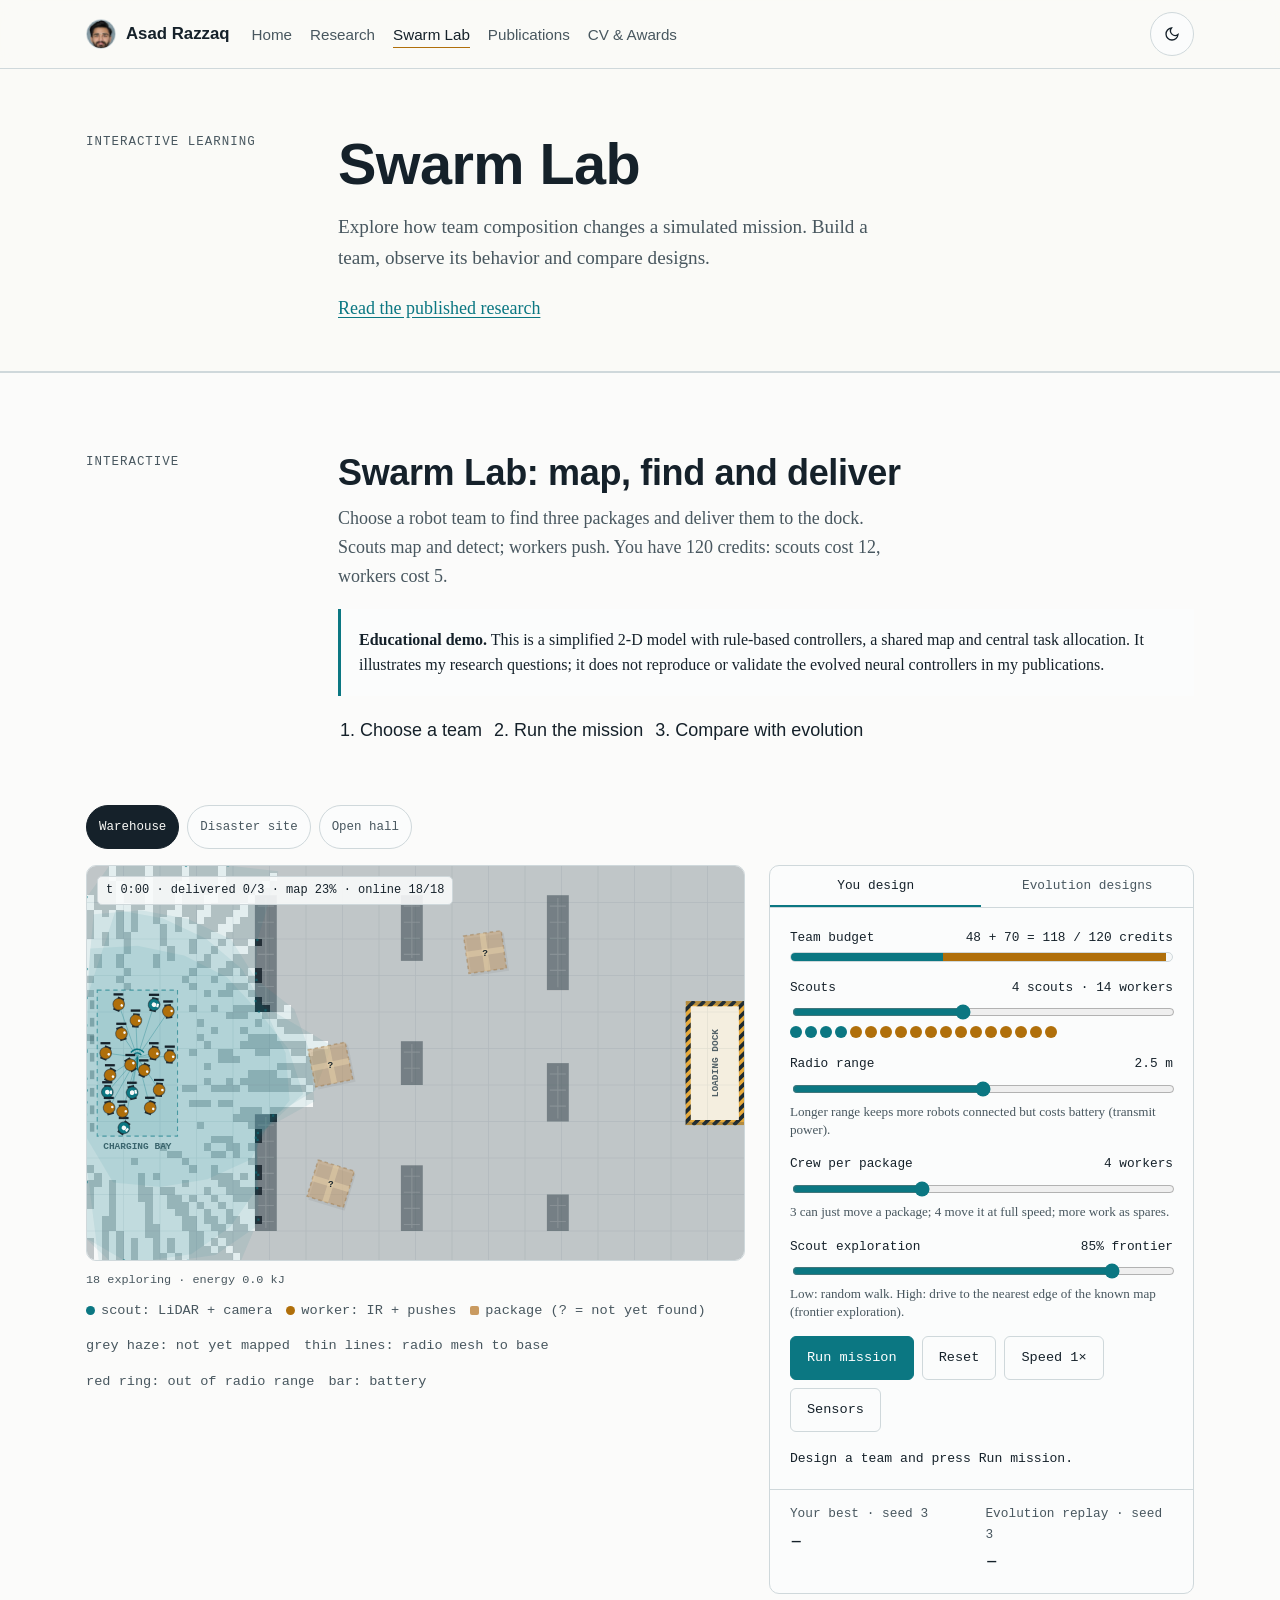
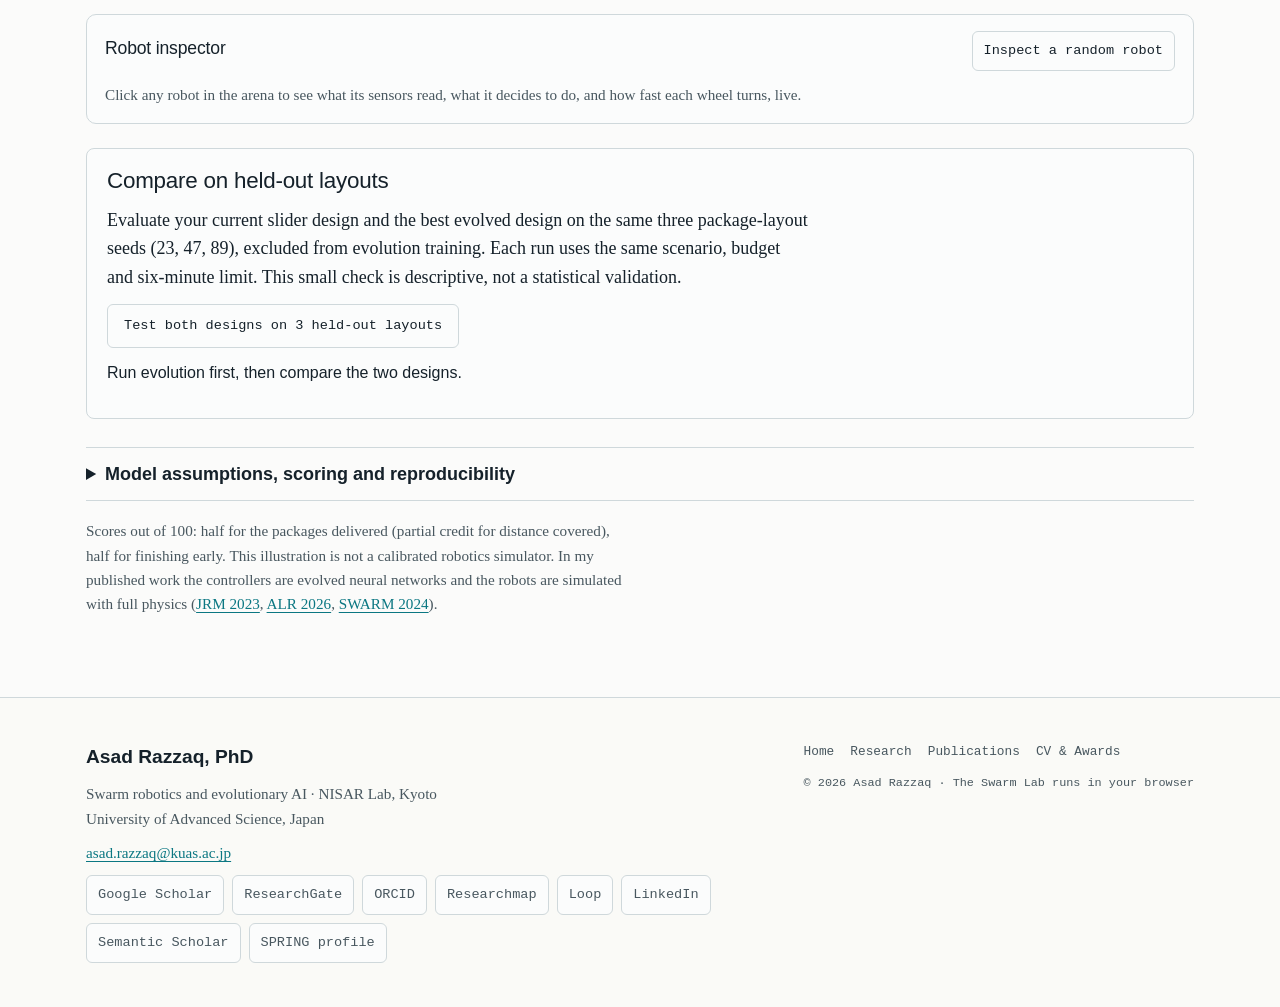
<file: swarm-lab.html>
<!doctype html>
<html lang="en">
<head>
<meta charset="utf-8">
<meta name="viewport" content="width=device-width, initial-scale=1, viewport-fit=cover">
<title>Swarm Lab · Asad Razzaq, PhD</title>
<meta name="description" content="An interactive educational demo by Asad Razzaq. Design a robot team for a transport mission and compare it with evolutionary search.">
<meta name="author" content="Asad Razzaq">
<link rel="canonical" href="https://razzaq-asad.github.io/swarm-lab.html">
<meta property="og:type" content="website">
<meta property="og:site_name" content="Asad Razzaq, PhD">
<meta property="og:title" content="Swarm Lab · Asad Razzaq, PhD">
<meta property="og:description" content="An interactive educational demo by Asad Razzaq. Design a robot team for a transport mission and compare it with evolutionary search.">
<meta property="og:url" content="https://razzaq-asad.github.io/swarm-lab.html">
<meta property="og:image" content="https://razzaq-asad.github.io/assets/og.jpg">
<meta property="og:image:width" content="1200">
<meta property="og:image:height" content="630">
<meta property="og:image:alt" content="Asad Razzaq, PhD: swarm robotics and evolutionary AI">
<meta property="og:locale" content="en_US">
<meta name="twitter:card" content="summary_large_image">
<meta name="twitter:title" content="Swarm Lab · Asad Razzaq, PhD">
<meta name="twitter:description" content="An interactive educational demo by Asad Razzaq. Design a robot team for a transport mission and compare it with evolutionary search.">
<meta name="twitter:image" content="https://razzaq-asad.github.io/assets/og.jpg">
<meta name="robots" content="index, follow, max-image-preview:large">
<link rel="me" href="https://scholar.google.com/citations?user=ZE91v18AAAAJ">
<link rel="me" href="https://www.researchgate.net/profile/Asad-Razzaq">
<link rel="me" href="https://orcid.org/0009-0004-9389-3481">
<link rel="me" href="https://www.linkedin.com/in/asadrazzaqphd/">
<link rel="me" href="https://www.semanticscholar.org/author/2238456971">
<link rel="me" href="https://promotion-research.ctg.u-toyama.ac.jp/spring-student/razzaq_r5">
<script type="application/ld+json">{"@context": "https://schema.org", "@graph": [{"@type": "WebSite", "@id": "https://razzaq-asad.github.io/#website", "url": "https://razzaq-asad.github.io/", "name": "Asad Razzaq, PhD", "description": "Personal academic website of Dr. Asad Razzaq, researcher in swarm robotics and evolutionary AI.", "publisher": {"@id": "https://razzaq-asad.github.io/#person"}, "inLanguage": "en"}, {"@type": "Person", "@id": "https://razzaq-asad.github.io/#person", "name": "Asad Razzaq", "url": "https://razzaq-asad.github.io/"}, {"@type": "WebPage", "@id": "https://razzaq-asad.github.io/swarm-lab.html#webpage", "url": "https://razzaq-asad.github.io/swarm-lab.html", "name": "Swarm Lab · Asad Razzaq, PhD", "description": "An interactive educational demo by Asad Razzaq. Design a robot team for a transport mission and compare it with evolutionary search.", "inLanguage": "en", "isPartOf": {"@id": "https://razzaq-asad.github.io/#website"}, "about": {"@id": "https://razzaq-asad.github.io/#person"}, "author": {"@id": "https://razzaq-asad.github.io/#person"}, "dateModified": "2026-11-19T14:00:00+09:00", "breadcrumb": {"@type": "BreadcrumbList", "itemListElement": [{"@type": "ListItem", "position": 1, "name": "Home", "item": "https://razzaq-asad.github.io/"}, {"@type": "ListItem", "position": 2, "name": "Swarm Lab", "item": "https://razzaq-asad.github.io/swarm-lab.html"}]}}]}</script>
<meta name="theme-color" content="#0B7782">
<link rel="icon" href="data:image/svg+xml,%3Csvg xmlns='http://www.w3.org/2000/svg' viewBox='0 0 32 32'%3E%3Crect width='32' height='32' rx='6' fill='%230B7782'/%3E%3Ccircle cx='10' cy='12' r='3' fill='%23fff'/%3E%3Ccircle cx='21' cy='9' r='3' fill='%23E5A93C'/%3E%3Ccircle cx='16' cy='21' r='3' fill='%23E5A93C'/%3E%3Ccircle cx='24' cy='22' r='3' fill='%23fff'/%3E%3C/svg%3E">
<!-- BLOG HIDDEN: <link rel="alternate" type="application/rss+xml" title="Asad Razzaq, PhD: blog" href="https://razzaq-asad.github.io/feed.xml"> -->
<link rel="stylesheet" href="assets/site.css?v=20261111-anchor">
<script>try{var t=localStorage.getItem("theme");if(t==="light"||t==="dark")document.documentElement.dataset.theme=t}catch(e){}</script>


</head>
<body>
<a class="skip" href="#main">Skip to content</a>
<nav class="nav" aria-label="Main">
  <div class="wrap">
    <a class="brand" href="index.html" aria-label="Asad Razzaq, home"><img src="assets/asad-avatar.jpg?v=2" alt="" width="30" height="30"><span>Asad Razzaq</span></a>
    <ul id="nav-links">
      <li><a href="index.html">Home</a></li>
      <li><a href="research.html">Research</a></li>
      <li><a href="swarm-lab.html" aria-current="page">Swarm Lab</a></li>
      <li><a href="publications.html">Publications</a></li>
      <!-- BLOG HIDDEN: <li><a href="blog.html">Blog</a></li> -->
      <!-- GALLERY HIDDEN: <li><a href="gallery.html">Gallery</a></li> -->
      <li><a href="cv.html">CV & Awards</a></li>
    </ul>
    <button class="menu-btn" type="button" aria-expanded="false" aria-controls="nav-links" aria-label="Open menu"><svg viewBox="0 0 24 24" fill="none" stroke="currentColor" stroke-width="2" stroke-linecap="round" aria-hidden="true"><path d="M4 7h16M4 12h16M4 17h16"/></svg></button>
    <button class="theme-btn" type="button" aria-label="Switch theme"></button>
  </div>
</nav>
<main id="main"><header class="page-head"><div class="wrap"><p class="eyebrow">Interactive learning</p><div><h1>Swarm Lab</h1><p class="lead">Explore how team composition changes a simulated mission. Build a team, observe its behavior and compare designs.</p><p style="margin-top:20px"><a href="research.html">Read the published research</a></p></div></div></header><section class="sec tint" id="lab" aria-labelledby="h-lab">
  <div class="wrap">
    <div class="sec-head">
      <p class="eyebrow">Interactive</p>
      <div>
        <h2 id="h-lab">Swarm Lab: map, find and deliver</h2>
        <p class="lead">Choose a robot team to find three packages and deliver them to the dock. Scouts map and detect; workers push. You have 120 credits: scouts cost 12, workers cost 5.</p>
        <p class="lab-intro-note"><strong>Educational demo.</strong> This is a simplified 2-D model with rule-based controllers, a shared map and central task allocation. It illustrates my research questions; it does not reproduce or validate the evolved neural controllers in my publications.</p>
        <ol class="lab-steps"><li>Choose a team</li><li>Run the mission</li><li>Compare with evolution</li></ol>
      </div>
    </div>
    <div class="chips" id="scen" role="group" aria-label="Scenario" style="margin-bottom:16px">
      <button class="chip" type="button" aria-pressed="true" data-key="warehouse">Warehouse</button>
      <button class="chip" type="button" aria-pressed="false" data-key="rubble">Disaster site</button>
      <button class="chip" type="button" aria-pressed="false" data-key="hall">Open hall</button>
    </div>
    <div class="lab-grid">
      <div class="arena-col">
        <div class="canvas-frame">
          <canvas id="arena" width="900" height="540" aria-label="Swarm Lab arena. Click a robot to inspect it."></canvas>
          <div class="hud" id="hud">t 0:00 · delivered 0/3</div>
        </div>
        <p class="hud2 mono" id="hud2" aria-live="off"></p>
        <p class="caption"><span class="key"><span class="dot s"></span>scout: LiDAR + camera</span><span class="key"><span class="dot w"></span>worker: IR + pushes</span><span class="key"><span class="dot" style="background:#C99A60;border-radius:2px"></span>package (? = not yet found)</span><span>grey haze: not yet mapped</span><span>thin lines: radio mesh to base</span><span>red ring: out of radio range</span><span>bar: battery</span></p>
      </div>
      <div class="panel">
        <div class="tabs" role="tablist">
          <button class="tab" role="tab" id="tab-you" aria-selected="true" aria-controls="p-you">You design</button>
          <button class="tab" role="tab" id="tab-evo" aria-selected="false" aria-controls="p-evo">Evolution designs</button>
        </div>
        <div class="tabpanel" id="p-you" role="tabpanel" aria-labelledby="tab-you">
          <div class="ctl">
            <div class="ctl-top"><span>Team budget</span><output id="bud-txt">120 / 120 credits</output></div>
            <div class="budget" aria-hidden="true"><span id="bud-s"></span><span id="bud-w"></span></div>
          </div>
          <div class="ctl">
            <div class="ctl-top"><label for="s-scouts">Scouts</label><output id="o-scouts">4 scouts · 14 workers</output></div>
            <input type="range" id="s-scouts" min="0" max="9" step="1" value="4">
            <div class="mix" id="mix" aria-hidden="true"></div>
          </div>
          <div class="ctl">
            <div class="ctl-top"><label for="s-radio">Radio range</label><output id="o-radio">2.5 m</output></div>
            <input type="range" id="s-radio" min="100" max="400" step="10" value="250">
            <small>Longer range keeps more robots connected but costs battery (transmit power).</small>
          </div>
          <div class="ctl">
            <div class="ctl-top"><label for="s-crew">Crew per package</label><output id="o-crew">4 workers</output></div>
            <input type="range" id="s-crew" min="3" max="6" step="1" value="4">
            <small>3 can just move a package; 4 move it at full speed; more work as spares.</small>
          </div>
          <div class="ctl">
            <div class="ctl-top"><label for="s-explore">Scout exploration</label><output id="o-explore">85% frontier</output></div>
            <input type="range" id="s-explore" min="0" max="100" step="1" value="85">
            <small>Low: random walk. High: drive to the nearest edge of the known map (frontier exploration).</small>
          </div>
          <div class="row">
            <button class="btn primary" id="run">Run mission</button>
            <button class="btn" id="reset">Reset</button>
            <button class="btn" id="speed" aria-pressed="false">Speed 1×</button>
            <button class="btn" id="sensors" aria-pressed="true">Sensors</button>
          </div>
          <p class="result" id="result" aria-live="polite">Design a team and press Run mission.</p>
        </div>
        <div class="tabpanel" id="p-evo" role="tabpanel" aria-labelledby="tab-evo" hidden>
          <p class="mono" style="font-size:.76rem;color:var(--muted)">Genetic algorithm · population 8 · training seeds 3 and 11 · 10 generations · search seed 2026 · genes: scouts (workers fill the budget), radio range, crew size, exploration</p>
          <div class="row">
            <button class="btn primary" id="evo-start">Start evolution</button>
            <button class="btn" id="evo-stop" disabled>Stop</button>
          </div>
          <div class="stats">
            <div><span class="muted">Generation</span><b id="e-gen">0 / 10</b></div>
            <div><span class="muted">Avg, 2 layouts</span><b id="e-best">–</b></div>
            <div><span class="muted">Best design</span><b id="e-geno" style="font-size:.78rem">–</b></div>
          </div>
          <canvas id="chart" width="400" height="120" aria-label="Best and mean score per generation"></canvas>
          <p class="caption"><span class="key"><span class="dot s"></span>best</span><span class="key"><span class="dot w"></span>population mean</span><span>arena replays the best design so far</span></p>
          <button class="btn" id="evo-load" disabled>Copy best design to my sliders</button>
        </div>
        <div class="board">
          <div><span class="muted">Your best · seed 3</span><b id="b-you">–</b></div>
          <div><span class="muted">Evolution replay · seed 3</span><b id="b-evo">–</b></div>
        </div>
      </div>
    </div>

    <div class="inspector" style="margin-top:20px">
      <div style="display:flex;justify-content:space-between;align-items:baseline;gap:12px;flex-wrap:wrap">
        <h3 style="font-size:1.1rem">Robot inspector</h3>
        <button class="btn small" id="pick" type="button">Inspect a random robot</button>
      </div>
      <p class="muted" id="insp-empty" style="font-size:.95rem">Click any robot in the arena to see what its sensors read, what it decides to do, and how fast each wheel turns, live.</p>
      <div id="insp-body" hidden>
        <p class="mono" id="insp-title" style="font-size:.8rem;margin-bottom:10px"></p>
        <div class="insp-grid">
          <div>
            <p class="eyebrow" style="margin-bottom:6px">Sensors and radio</p>
            <div id="insp-rows"></div>
            <p class="eyebrow" style="margin:12px 0 6px">Wheels (differential drive)</p>
            <div id="insp-wheels"></div>
          </div>
          <div>
            <p class="eyebrow" style="margin-bottom:8px">Behaviour</p>
            <div class="fsm" id="insp-fsm"></div>
            <p id="insp-note" style="font-size:.95rem;margin-top:12px"></p>
          </div>
        </div>
      </div>
    </div>

    <div class="comparison">
      <h3>Compare on held-out layouts</h3>
      <p>Evaluate your current slider design and the best evolved design on the same three package-layout seeds (23, 47, 89), excluded from evolution training. Each run uses the same scenario, budget and six-minute limit. This small check is descriptive, not a statistical validation.</p>
      <button class="btn" id="compare" type="button">Test both designs on 3 held-out layouts</button>
      <p id="compare-result" class="comparison-output" role="status">Run evolution first, then compare the two designs.</p>
    </div>
    <details class="lab-methods"><summary>Model assumptions, scoring and reproducibility</summary>
    <p><strong>Information and coordination:</strong> the team knows the base and dock from the start. Connected robots upload observations to a shared map; observations made offline are buffered. The implementation uses shared planning state and central nearest-worker allocation, with idealized package positions and collision handling. It is not a fully decentralized or communication-isolated controller.</p>
    <p><strong>Physics and energy:</strong> push thresholds, motion, friction-like rules, battery capacities and radio costs are illustrative parameters, not calibrated hardware measurements. Package motion includes direction assistance and stuck-recovery heuristics. A nominal three aligned pushers can exceed the chosen static threshold; this is not a prediction for physical robots.</p>
    <p><strong>Score:</strong> each delivered package contributes 50/3 points. An undelivered package contributes up to 25/3 points for its fractional path-distance progress toward the dock, measured against its initial distance. Only delivery of all three earns the time bonus: 50 × (1 − elapsed steps / 3600). Scores are rounded to integers; one step is 0.1 seconds. The true obstacle map is used for evaluation distance, not as the planner's map.</p>
    <p><strong>Evolution:</strong> population 8, 10 generations, two training seeds (3 and 11), fixed search seed 2026. The two best designs survive; tournament selection, crossover and mutation generate the rest. Radio range and exploration genes use the same increments as the sliders. The search finds a candidate, not a proven optimum. The arena and best-score board replay seed 3; the evolution chart reports the mean across both training seeds.</p>
    <p><strong>Held-out check:</strong> reports each seed, mean and range for a snapshot of both designs. Repeated tuning against these seeds makes them development data; use fresh seeds and more runs for research claims. Energy and map coverage are not part of the optimization score.</p>
    <ul class="specs" style="margin-top:28px">
      <li><b>Robots</b>16 cm differential-drive robots, 10 Hz control loop; scouts 26 cm/s, workers 18 cm/s on mapped floor and 9 cm/s in unknown space</li>
      <li><b>Sensors</b>scout: 360° LiDAR (24 beams, 2.5 m) and a camera (±60°, line of sight); worker: 8-beam IR ring, 25 cm</li>
      <li><b>Mapping</b>shared 10 cm occupancy grid built from LiDAR and IR returns; nobody starts with a map</li>
      <li><b>Communication</b>multi-hop radio mesh to the base station; walls halve the range; robots out of range keep their data and upload it when they reconnect</li>
      <li><b>Planning</b>Dijkstra routes on the shared map, re-planned as it grows; frontier-based exploration; nearest-first task allocation; one package yields to another in narrow aisles</li>
      <li><b>Physics</b>static and sliding friction: a 52 cm package needs 3 pushers to start moving; off-centre pushes turn it; packages collide</li>
      <li><b>Energy</b>driving, sensing, radio power and pushing drain the battery; robots head home when the charge left only just covers the route back</li>
    </ul>
    </details>
    <p class="lab-note">Scores out of 100: half for the packages delivered (partial credit for distance covered), half for finishing early. This illustration is not a calibrated robotics simulator. In my published work the controllers are evolved neural networks and the robots are simulated with full physics (<a href="publications.html#J2">JRM 2023</a>, <a href="publications.html#J1">ALR 2026</a>, <a href="publications.html#C4">SWARM 2024</a>).</p>
  </div>
</section></main>
<footer>
  <div class="wrap">
    <div style="display:flex;flex-direction:column;gap:10px;min-width:0">
      <p class="fname">Asad Razzaq, PhD</p>
      <p class="muted" style="max-width:52ch">Swarm robotics and evolutionary AI · NISAR Lab, Kyoto University of Advanced Science, Japan</p>
      <p><a data-email href="mailto:asad.razzaq@kuas.ac.jp">asad.razzaq@kuas.ac.jp</a></p>
      <div class="links">
        <a class="btn small" data-link="scholar" href="https://scholar.google.com/citations?user=ZE91v18AAAAJ" target="_blank" rel="noopener">Google Scholar</a>
        <a class="btn small" data-link="researchgate" href="https://www.researchgate.net/profile/Asad-Razzaq" target="_blank" rel="noopener">ResearchGate</a>
        <a class="btn small" data-link="orcid" href="https://orcid.org/0009-0004-9389-3481" target="_blank" rel="noopener">ORCID</a>
        <a class="btn small" data-link="researchmap" href="https://researchmap.jp/asadrazzaq" target="_blank" rel="noopener">Researchmap</a>
        <a class="btn small" data-link="loop" href="https://loop.frontiersin.org/people/2528588/overview" target="_blank" rel="noopener">Loop</a>
        <a class="btn small" data-link="linkedin" href="https://www.linkedin.com/in/asadrazzaqphd/" target="_blank" rel="noopener">LinkedIn</a>
        <a class="btn small" data-link="semanticscholar" href="https://www.semanticscholar.org/author/2238456971" target="_blank" rel="noopener">Semantic Scholar</a>
        <a class="btn small" data-link="spring" href="https://promotion-research.ctg.u-toyama.ac.jp/spring-student/razzaq_r5" target="_blank" rel="noopener">SPRING profile</a>
        <a class="btn small" data-link="instagram" target="_blank" rel="noopener" hidden>Instagram</a>
      </div>
    </div>
    <div style="display:flex;flex-direction:column;gap:12px">
      <nav aria-label="Footer"><a href="index.html">Home</a> <a href="research.html">Research</a> <a href="publications.html">Publications</a> <!-- BLOG HIDDEN: <a href="blog.html">Blog</a> --> <!-- GALLERY HIDDEN: <a href="gallery.html">Gallery</a> --> <a href="cv.html">CV & Awards</a></nav>
      <p class="small">© <span data-year>2026</span> Asad Razzaq · The Swarm Lab runs in your browser</p>
    </div>
  </div>
</footer>

<dialog id="viewer" aria-label="Document viewer">
  <div class="dlg">
    <div class="dlg-bar"><span id="viewer-title">Document</span><span class="row"><a class="btn small" id="viewer-open" target="_blank" rel="noopener">Open in new tab</a><button class="btn small" id="viewer-close">Close</button></span></div>
    <iframe id="viewer-frame" title="Document viewer"></iframe>
  </div>
</dialog>
<script src="assets/config.js?v=20261106-profiles" defer></script>
<script src="assets/site.js?v=20261110-review" defer></script>
<script src="assets/engine.js?v=20261106" defer></script>
<script src="assets/swarm.js?v=20261106" defer></script>
</body>
</html>
</file>
<file: assets/home-roam.css>
/* Viewport decoration: no document-flow space and no pointer interception. */
#swarm-roam {position:fixed;inset:0;display:block;width:100%;height:100%;pointer-events:none;z-index:10}
.roam-toggle {display:inline-flex;align-items:center;justify-content:center;flex:none;width:44px;height:44px;padding:10px;border:1px solid var(--line);border-radius:50%;background:var(--surface);color:var(--muted);cursor:pointer}
.roam-toggle:hover {color:var(--ink);border-color:var(--accent)}
.roam-toggle svg {width:18px;height:18px}
@media(prefers-reduced-motion:reduce) {#swarm-roam,.roam-toggle {display:none!important}}
@media print {#swarm-roam,.roam-toggle {display:none!important}}
</file>
<file: assets/site.css>
/* Asad Razzaq: shared styles for every page.
   Palette: teal = scouts / links, amber = workers / highlights. */
:root {
  --bg: #FAFAF7;
  --surface: #FBFCFC;
  --arena: #F6F8F8;
  --ink: #15212A;
  --muted: #48575F;
  --line: #CFD8DB;
  --grid: #E1E7E9;
  --scout: #0B7782;
  --worker: #B06F0A;
  --box: #3B4A53;
  --accent: #0B7782;
  --accent-ink: #FFFFFF;
  --warm: #F4E7D2;
  --obj: #C2452D;
  --goal: #D9A21B;
  --shadow: 0 1px 2px rgb(21 33 42 / .06), 0 8px 24px rgb(21 33 42 / .08);
  --f-display: "Avenir Next", "Segoe UI", Arial, sans-serif;
  --f-body: Georgia, "Times New Roman", serif;
  --f-mono: ui-monospace, Menlo, Consolas, monospace;
  --s5: 2.25rem; --s6: clamp(2.6rem, 6vw, 4.4rem);
  --wrap: 1140px;
  color-scheme: light;
}
@media (prefers-color-scheme: dark) {
  :root:not([data-theme="light"]) {
    --bg: #0F171B; --surface: #152127; --arena: #121C21; --ink: #E3EBEE; --muted: #96A6AD;
    --line: #2A3A42; --grid: #1C2A31; --scout: #3EC3CC; --worker: #E5A93C; --box: #A9B8BF;
    --accent: #3EC3CC; --accent-ink: #0B1418; --warm: #2A2418; --obj: #E0674F; --goal: #E5B93C;
    --shadow: 0 1px 2px rgb(0 0 0 / .3), 0 8px 24px rgb(0 0 0 / .35); color-scheme: dark;
  }
}
:root[data-theme="dark"] {
  --bg: #0F171B; --surface: #152127; --arena: #121C21; --ink: #E3EBEE; --muted: #96A6AD;
  --line: #2A3A42; --grid: #1C2A31; --scout: #3EC3CC; --worker: #E5A93C; --box: #A9B8BF;
  --accent: #3EC3CC; --accent-ink: #0B1418; --warm: #2A2418; --obj: #E0674F; --goal: #E5B93C;
  --shadow: 0 1px 2px rgb(0 0 0 / .3), 0 8px 24px rgb(0 0 0 / .35); color-scheme: dark;
}

* { box-sizing: border-box; }
html { scroll-behavior: smooth; -webkit-text-size-adjust: 100%; }
@media (prefers-reduced-motion: reduce) { html { scroll-behavior: auto; } }
body { margin: 0; background: var(--bg); color: var(--ink); font-family: var(--f-body); font-size: 1.125rem; line-height: 1.6; overflow-x: hidden; }
img { max-width: 100%; }
[hidden] { display: none !important; }
a { color: var(--accent); text-underline-offset: 3px; }
a:focus-visible, button:focus-visible, input:focus-visible, [tabindex]:focus-visible { outline: 2px solid var(--accent); outline-offset: 3px; border-radius: 4px; }
h1, h2, h3 { font-family: var(--f-display); line-height: 1.1; text-wrap: balance; margin: 0; font-weight: 700; letter-spacing: -.01em; }
h1 { font-size: var(--s6); }
h2 { font-size: var(--s5); }
h3 { font-size: 1.4rem; font-weight: 500; }
p { margin: 0; }
.wrap { max-width: var(--wrap); margin: 0 auto; padding-left: max(16px, env(safe-area-inset-left, 0px)); padding-right: max(16px, env(safe-area-inset-right, 0px)); }
.mono, .eyebrow { font-family: var(--f-mono); }
.eyebrow { font-size: .78rem; letter-spacing: .08em; text-transform: uppercase; color: var(--muted); }
.muted { color: var(--muted); }
.skip { position: absolute; left: -999px; top: 8px; background: var(--surface); padding: 8px 12px; z-index: 20; }
.skip:focus { left: 8px; }

/* ---------- nav ---------- */
.nav { position: sticky; top: 0; z-index: 9; background: color-mix(in srgb, var(--bg) 90%, transparent); backdrop-filter: blur(10px); -webkit-backdrop-filter: blur(10px); border-bottom: 1px solid var(--line); padding-top: env(safe-area-inset-top, 0px); }
.nav .wrap { display: flex; align-items: center; gap: 22px; padding-block: 12px; }
.brand { display: flex; align-items: center; gap: 10px; font-family: var(--f-display); font-weight: 700; font-size: 1.05rem; color: var(--ink); text-decoration: none; white-space: nowrap; }
.brand img { width: 30px; height: 30px; flex: none; border-radius: 50%; object-fit: cover; border: 1px solid var(--line); }
.nav ul { display: flex; gap: 18px; list-style: none; margin: 0; padding: 0; overflow-x: auto; scrollbar-width: none; min-width: 0; flex: 1; }
.nav ul::-webkit-scrollbar { display: none; }
.nav li a { font-family: var(--f-display); font-size: .95rem; color: var(--muted); text-decoration: none; white-space: nowrap; padding: 4px 0; border-bottom: 2px solid transparent; }
.nav li a:hover { color: var(--ink); }
.nav li a[aria-current="page"] { color: var(--ink); border-bottom-color: var(--worker); }
.theme-btn { flex: none; width: 34px; height: 34px; border-radius: 50%; border: 1px solid var(--line); background: var(--surface); color: var(--ink); cursor: pointer; display: grid; place-items: center; padding: 0; }
.theme-btn svg { width: 16px; height: 16px; }
.menu-btn { display: none; flex: none; width: 34px; height: 34px; border-radius: 50%; border: 1px solid var(--line); background: var(--surface); color: var(--ink); cursor: pointer; place-items: center; padding: 0; margin-left: auto; }
.menu-btn svg { width: 18px; height: 18px; }

/* ---------- buttons, tags ---------- */
.btn { font-family: var(--f-mono); font-size: .85rem; display: inline-flex; align-items: center; gap: 8px; padding: 10px 16px; border-radius: 6px; border: 1px solid var(--line); background: var(--surface); color: var(--ink); text-decoration: none; cursor: pointer; line-height: 1.2; }
.btn:hover { border-color: var(--ink); }
.btn.primary { background: var(--accent); color: var(--accent-ink); border-color: var(--accent); }
.btn.primary:hover { filter: brightness(1.08); }
.btn.small { padding: 6px 11px; font-size: .78rem; }
.btn:disabled { opacity: .45; cursor: default; }
.actions { display: flex; flex-wrap: wrap; gap: 10px; }
.tags { display: flex; gap: 6px; flex-wrap: wrap; }
.tag { font-family: var(--f-mono); font-size: .72rem; padding: 2px 7px; border: 1px solid var(--line); border-radius: 4px; color: var(--muted); text-decoration: none; }
a.tag:hover { color: var(--accent); border-color: var(--accent); }
.badge { white-space: nowrap; font-family: var(--f-mono); font-size: .7rem; padding: 2px 7px; border-radius: 4px; background: color-mix(in srgb, var(--worker) 18%, transparent); color: var(--ink); }
.badge.oa, .badge.pub { background: color-mix(in srgb, var(--scout) 18%, transparent); }
.arrow { text-decoration: none; font-family: var(--f-mono); font-size: .85rem; white-space: nowrap; }
.arrow::after { content: " →"; }

/* ---------- sections ---------- */
section, #h-research { scroll-margin-top: 76px; }
.sec { padding-block: 80px; border-top: 1px solid var(--line); }
.sec.tint { background: color-mix(in srgb, var(--surface) 55%, var(--bg)); }
.sec-head { display: grid; grid-template-columns: 220px 1fr; gap: 32px; margin-bottom: 40px; }
.sec-head .lead { max-width: 64ch; color: var(--muted); }
.sec-head h2 + .lead { margin-top: 12px; }
.sec-head .head-row { display: flex; justify-content: space-between; align-items: end; gap: 16px; flex-wrap: wrap; }
.wrap .indent { margin-left: 252px; }

/* ---------- home hero ---------- */
.hero { position: relative; overflow: hidden; border-bottom: 1px solid var(--line);
  background-image: linear-gradient(var(--grid) 1px, transparent 1px), linear-gradient(90deg, var(--grid) 1px, transparent 1px);
  background-size: 28px 28px; background-position: -1px -1px; }
.hero::before { content: ""; position: absolute; inset: 0; background: linear-gradient(100deg, var(--bg) 30%, color-mix(in srgb, var(--bg) 55%, transparent) 70%, color-mix(in srgb, var(--bg) 20%, transparent)); }
.hero .wrap { position: relative; display: grid; grid-template-columns: minmax(0, 1.1fr) minmax(0, .9fr); gap: 56px; align-items: center; padding-block: 72px 76px; }
.hero-visual { position: relative; justify-self: end; width: min(100%, 440px); padding-bottom: 96px; }
.mini-arena { position: absolute; left: 0; bottom: 0; width: 66%; margin: 0; background: var(--arena); border: 1px solid var(--line); border-radius: 10px; box-shadow: var(--shadow); overflow: hidden; }
.mini-arena canvas { display: block; width: 100%; height: auto; aspect-ratio: 900 / 540; }
.mini-arena figcaption { display: flex; gap: 10px; flex-wrap: wrap; padding: 6px 10px; border-top: 1px solid var(--line); font-family: var(--f-mono); font-size: .68rem; color: var(--muted); background: var(--surface); }
.hero-text { display: flex; flex-direction: column; gap: 22px; min-width: 0; }
.hero h1 small { display: block; font-size: .36em; font-weight: 500; color: var(--muted); letter-spacing: 0; margin-top: 10px; font-family: var(--f-mono); text-transform: uppercase; }
.lede { font-size: 1.3rem; line-height: 1.5; max-width: 38ch; }
.facts { display: flex; flex-wrap: wrap; gap: 6px 18px; font-family: var(--f-display); font-size: .95rem; color: var(--muted); padding: 0; margin: 0; list-style: none; }
.facts li::before { content: "▪ "; color: var(--worker); }
.portrait { position: relative; width: 76%; margin: 0 0 0 auto; }
.portrait img { display: block; width: 100%; height: auto; aspect-ratio: 4 / 5; object-fit: cover; border-radius: 16px; border: 1px solid var(--line); box-shadow: var(--shadow); background: var(--surface); }
.portrait figcaption { position: absolute; right: -10px; top: 22px; background: var(--surface); border: 1px solid var(--line); border-radius: 8px; padding: 7px 11px; font-family: var(--f-mono); font-size: .72rem; color: var(--muted); box-shadow: var(--shadow); line-height: 1.4; }
.portrait figcaption b { display: block; color: var(--ink); font-weight: 500; }
.key { display: inline-flex; align-items: center; gap: 6px; }
.dot { width: 9px; height: 9px; border-radius: 50%; display: inline-block; }
.dot.s { background: var(--scout); } .dot.w { background: var(--worker); }

/* ---------- affiliations ---------- */
.affil-sec { padding-block: 36px; border-bottom: 1px solid var(--line); }
.affil-sec .eyebrow { margin-bottom: 16px; }
.affils { list-style: none; margin: 0; padding: 0; display: grid; grid-template-columns: repeat(6, minmax(0, 1fr)); gap: 14px; }
.affil { display: flex; flex-direction: column; gap: 8px; padding: 14px 14px 12px; border: 1px solid var(--line); border-radius: 10px; background: var(--surface); text-decoration: none; color: var(--ink); min-height: 100%; transition: border-color .15s, transform .15s; }
a.affil:hover { border-color: var(--accent); transform: translateY(-2px); }
.affil .logo { height: 44px; display: flex; align-items: center; }
.affil .logo img { max-height: 36px; max-width: 100%; object-fit: contain; display: block; }
.affil .logo.has-logo { background: #fff; border: 1px solid var(--line); border-radius: 7px; padding: 4px 10px; justify-content: center; height: 50px; }
.affil .logo.has-logo.dark { background: #14263A; border-color: #14263A; }
.affil .logo .mark { width: 34px; height: 4px; border-radius: 2px; background: var(--accent); }
.affil:nth-child(2n) .logo .mark { background: var(--worker); }
.affil b { font-family: var(--f-display); font-weight: 500; font-size: 1rem; line-height: 1.2; }
.affil span { font-family: var(--f-mono); font-size: .72rem; color: var(--muted); line-height: 1.4; }

/* ---------- numbers ---------- */
.numbers { list-style: none; margin: 0; padding: 0; display: grid; grid-template-columns: repeat(4, minmax(0, 1fr)); gap: 24px; }
.numbers li { border-top: 2px solid var(--ink); padding-top: 14px; display: flex; flex-direction: column; gap: 4px; }
.numbers b { font-family: var(--f-display); font-size: clamp(2.2rem, 5vw, 3.2rem); line-height: 1; font-weight: 700; font-variant-numeric: tabular-nums; }
.numbers li > span { font-size: .98rem; color: var(--muted); }

/* ---------- news ---------- */
.news { list-style: none; margin: 0; padding: 0; }
.news li { display: grid; grid-template-columns: 120px 1fr; gap: 24px; padding: 16px 0; border-bottom: 1px solid var(--line); }
.news li:first-child { border-top: 1px solid var(--line); }
.news time { font-family: var(--f-mono); font-size: .8rem; color: var(--muted); padding-top: 3px; }
.news p { max-width: 70ch; }
.news .new { font-family: var(--f-mono); font-size: .66rem; text-transform: uppercase; letter-spacing: .06em; color: var(--accent-ink); background: var(--accent); padding: 1px 6px; border-radius: 3px; margin-right: 8px; vertical-align: 2px; }

/* ---------- cards ---------- */
.cards { display: grid; grid-template-columns: repeat(2, minmax(0, 1fr)); gap: 20px; }
.card { background: var(--surface); border: 1px solid var(--line); border-radius: 12px; padding: 24px; display: flex; flex-direction: column; gap: 10px; text-decoration: none; color: var(--ink); transition: border-color .15s, transform .15s; }
a.card:hover { border-color: var(--accent); transform: translateY(-2px); }
.card .num { font-family: var(--f-mono); font-size: .75rem; color: var(--worker); }
.card p { color: var(--muted); font-size: 1rem; }

/* ---------- lab teaser ---------- */
.teaser { display: grid; grid-template-columns: minmax(0, 1fr) minmax(0, 1.1fr); gap: 48px; align-items: center; }
.teaser .txt { display: flex; flex-direction: column; gap: 18px; }
.canvas-frame { position: relative; border: 1px solid var(--line); border-radius: 10px; overflow: hidden; background: var(--arena); }
.canvas-frame canvas { display: block; width: 100%; height: auto; aspect-ratio: 900 / 540; max-width: 100%; }
.caption { font-family: var(--f-mono); font-size: .85rem; color: var(--muted); display: flex; gap: 14px; flex-wrap: wrap; }

/* ---------- awards ---------- */
.awards { list-style: none; margin: 0; padding: 0; display: grid; grid-template-columns: repeat(6, minmax(0, 1fr)); gap: 16px; }
.awards .award { grid-column: span 3; }
.awards .award.top { grid-column: span 3; }
.award.top h3 { font-size: 1.35rem; }
.award { position: relative; background: var(--surface); border: 1px solid var(--line); border-radius: 12px; padding: 22px 20px 20px; display: flex; flex-direction: column; gap: 8px; overflow: hidden; }
.award::before { content: ""; position: absolute; inset: 0 0 auto; height: 4px; background: var(--worker); }
.award.top::before { background: linear-gradient(90deg, var(--worker), var(--scout)); }
.award .yr { font-family: var(--f-mono); font-size: .75rem; color: var(--muted); }
.award h3 { font-size: 1.15rem; line-height: 1.25; }
.award p { font-size: .95rem; color: var(--muted); }

/* ---------- gallery ---------- */
.gal-teaser { display: grid; grid-template-columns: repeat(4, minmax(0, 1fr)); gap: 14px; }
.gal-teaser > a { display: block; border-radius: 10px; overflow: hidden; border: 1px solid var(--line); aspect-ratio: 3 / 4; background: var(--surface); }
.gal-teaser img { width: 100%; height: 100%; object-fit: cover; display: block; transition: transform .3s; }
.gal-teaser > a:hover img { transform: scale(1.04); }
.gal-teaser .cat { display: flex; flex-direction: column; justify-content: flex-end; gap: 8px; padding: 20px; text-decoration: none; color: var(--ink); position: relative;
  background: linear-gradient(160deg, color-mix(in srgb, var(--scout) 14%, var(--surface)), var(--surface) 60%); transition: border-color .15s, transform .15s; }
.gal-teaser .cat:nth-child(odd) { background: linear-gradient(160deg, color-mix(in srgb, var(--worker) 16%, var(--surface)), var(--surface) 60%); }
.gal-teaser .cat:hover { border-color: var(--accent); transform: translateY(-2px); }
.gal-teaser .cat h3 { font-size: 1.3rem; }
.gal-teaser .cat .arrow { color: var(--accent); }
.gal-cat { margin-top: 56px; }
.gal-cat:first-of-type { margin-top: 0; }
.gal-cat-head { display: flex; justify-content: space-between; align-items: baseline; gap: 16px; flex-wrap: wrap; margin-bottom: 18px; border-bottom: 1px solid var(--line); padding-bottom: 10px; }
.gal-cat-head p { color: var(--muted); font-size: 1rem; max-width: 60ch; }
.gal-grid { display: grid; grid-template-columns: repeat(auto-fill, minmax(240px, 1fr)); gap: 16px; align-items: start; }
.gal-grid figure { margin: 0; display: flex; flex-direction: column; gap: 6px; }
.gal-grid button { padding: 0; border: 0; background: none; cursor: zoom-in; display: block; width: 100%; border-radius: 10px; overflow: hidden; }
.gal-grid img { width: 100%; display: block; aspect-ratio: 4 / 5; object-fit: cover; border-radius: 10px; border: 1px solid var(--line); transition: transform .3s; }
.gal-grid button:hover img { transform: scale(1.02); }
.gal-grid figcaption { font-size: .88rem; color: var(--muted); }
#gallery-root { min-height: 70vh; }
.gal-teaser .albums { border: 1px solid var(--line); border-radius: 10px; background: var(--surface); padding: 24px; display: flex; flex-direction: column; justify-content: center; gap: 8px; }
.gal-teaser .albums ul { list-style: none; margin: 0; padding: 0; }
.gal-teaser .albums li a { display: flex; justify-content: space-between; align-items: baseline; gap: 12px; padding: 14px 0; border-bottom: 1px solid var(--line); text-decoration: none; color: var(--ink); font-family: var(--f-display); font-size: 1.2rem; }
.gal-teaser .albums li a .mono { font-family: var(--f-mono); font-size: .78rem; }
.gal-teaser .albums li a:hover span:first-child { color: var(--accent); }
.gal-teaser .albums .arrow { color: var(--accent); margin-top: 10px; }
.gal-empty { border: 1px dashed var(--line); border-radius: 10px; padding: 22px; color: var(--muted); font-size: .98rem; }
.chips { display: flex; gap: 8px; flex-wrap: wrap; }
.chip { font-family: var(--f-mono); font-size: .78rem; padding: 6px 12px; border-radius: 999px; border: 1px solid var(--line); background: var(--surface); color: var(--muted); cursor: pointer; }
.chip[aria-pressed="true"] { background: var(--ink); color: var(--bg); border-color: var(--ink); }

/* ---------- page head (sub pages) ---------- */
.page-head { padding-block: 64px 48px; border-bottom: 1px solid var(--line); }
.page-head .wrap { display: grid; grid-template-columns: 220px 1fr; gap: 32px; }
.page-head h1 { font-size: clamp(2.4rem, 5vw, 3.6rem); }
.page-head .lead { margin-top: 16px; font-size: 1.2rem; max-width: 60ch; color: var(--muted); }

/* ---------- research ---------- */
.themes { display: grid; grid-template-columns: repeat(2, minmax(0, 1fr)); gap: 40px 48px; }
.theme { border-top: 2px solid var(--ink); padding-top: 16px; display: flex; flex-direction: column; gap: 10px; scroll-margin-top: 90px; }
.theme p { max-width: 52ch; }
.now { margin-top: 48px; display: grid; grid-template-columns: repeat(2, minmax(0, 1fr)); gap: 24px; }
.note-box { background: var(--surface); border: 1px solid var(--line); border-radius: 10px; padding: 22px; display: flex; flex-direction: column; gap: 8px; }

/* ---------- lab ---------- */
.lab-grid { display: grid; grid-template-columns: minmax(0, 1.55fr) minmax(0, 1fr); gap: 24px; align-items: start; }
.arena-col { display: flex; flex-direction: column; gap: 10px; min-width: 0; }
.hud { position: absolute; left: 10px; top: 10px; font-family: var(--f-mono); font-size: .75rem; background: color-mix(in srgb, var(--surface) 88%, transparent); border: 1px solid var(--line); padding: 4px 8px; border-radius: 5px; font-variant-numeric: tabular-nums; }
.panel { background: var(--surface); border: 1px solid var(--line); border-radius: 10px; display: flex; flex-direction: column; min-width: 0; }
.tabs { display: flex; border-bottom: 1px solid var(--line); }
.tab { flex: 1; font-family: var(--f-mono); font-size: .8rem; padding: 12px 8px; background: none; border: 0; border-bottom: 2px solid transparent; color: var(--muted); cursor: pointer; }
.tab[aria-selected="true"] { color: var(--ink); border-bottom-color: var(--accent); }
.tabpanel { padding: 20px; display: flex; flex-direction: column; gap: 16px; }
.ctl { display: flex; flex-direction: column; gap: 4px; }
.ctl-top { display: flex; justify-content: space-between; font-family: var(--f-mono); font-size: .8rem; }
.ctl-top output { font-variant-numeric: tabular-nums; }
.ctl small { font-size: .82rem; color: var(--muted); line-height: 1.35; }
input[type="range"] { width: 100%; accent-color: var(--accent); }
.mix { display: flex; gap: 3px; flex-wrap: wrap; }
.mix span { width: 12px; height: 12px; border-radius: 50%; }
.row { display: flex; gap: 8px; flex-wrap: wrap; }
.result { font-family: var(--f-mono); font-size: .82rem; min-height: 1.4em; font-variant-numeric: tabular-nums; }
.stats { display: grid; grid-template-columns: repeat(3, minmax(0, 1fr)); gap: 8px; font-family: var(--f-mono); font-size: .78rem; }
.stats div { display: flex; flex-direction: column; gap: 2px; }
.stats b { font-size: 1.05rem; font-weight: 500; font-variant-numeric: tabular-nums; }
#chart { width: 100%; height: 120px; display: block; border: 1px solid var(--line); border-radius: 6px; background: var(--arena); }
.board { border-top: 1px solid var(--line); padding: 14px 20px; display: grid; grid-template-columns: 1fr 1fr; gap: 8px; font-family: var(--f-mono); font-size: .8rem; }
.board b { display: block; font-size: 1.3rem; font-weight: 500; font-variant-numeric: tabular-nums; }
.lab-note { font-size: .95rem; color: var(--muted); max-width: 72ch; margin-top: 18px; }

/* lab extras */
.seg { display: flex; border: 1px solid var(--line); border-radius: 6px; overflow: hidden; }
.seg label { flex: 1; text-align: center; font-family: var(--f-mono); font-size: .76rem; padding: 7px 4px; cursor: pointer; border-right: 1px solid var(--line); color: var(--muted); line-height: 1.25; }
.seg label:last-child { border-right: 0; }
.seg input { position: absolute; opacity: 0; pointer-events: none; }
.seg label:has(input:checked) { background: var(--ink); color: var(--bg); }
.seg label:has(input:focus-visible) { outline: 2px solid var(--accent); outline-offset: -2px; }
.seg label:has(input:disabled) { opacity: .4; cursor: default; }
.toggles { display: flex; gap: 14px; flex-wrap: wrap; font-family: var(--f-mono); font-size: .76rem; color: var(--muted); }
.toggles label { display: inline-flex; gap: 6px; align-items: center; cursor: pointer; }
.toggles input { accent-color: var(--accent); }
.canvas-frame canvas#arena { cursor: crosshair; }
.inspector { background: var(--surface); border: 1px solid var(--line); border-radius: 10px; padding: 16px 18px; display: flex; flex-direction: column; gap: 12px; }
.insp-grid { display: grid; grid-template-columns: minmax(0, 1fr) minmax(0, 1fr); gap: 18px; align-items: start; }
.irow { display: grid; grid-template-columns: 150px 1fr 44px; gap: 8px; align-items: center; font-family: var(--f-mono); font-size: .7rem; color: var(--muted); padding: 1px 0; }
.irow i { position: relative; height: 8px; background: var(--arena); border: 1px solid var(--line); border-radius: 3px; overflow: hidden; }
.irow i::after { content: ""; position: absolute; left: 50%; top: 0; bottom: 0; width: 1px; background: var(--line); }
.irow b { position: absolute; top: 0; bottom: 0; left: 50%; width: 0; }
.irow output { text-align: right; font-variant-numeric: tabular-nums; color: var(--ink); }
#net { width: 100%; height: 210px; display: block; }
.specs { list-style: none; padding: 0; margin: 0; display: grid; grid-template-columns: repeat(auto-fill, minmax(230px, 1fr)); gap: 10px 24px; font-size: .95rem; }
.specs li b { display: block; font-family: var(--f-mono); font-size: .72rem; font-weight: 500; color: var(--muted); text-transform: uppercase; letter-spacing: .06em; }
.figs { display: grid; grid-template-columns: repeat(2, minmax(0, 1fr)); gap: 22px; max-width: 860px; }
.figs figure { margin: 0; display: flex; flex-direction: column; gap: 8px; }
.figs img { width: 100%; height: auto; aspect-ratio: 1 / 1; object-fit: cover; border-radius: 10px; border: 1px solid var(--line); background: #111; display: block; }
.figs figure.wide { grid-column: auto; }
.figs figure.wide img { aspect-ratio: 1 / 1; object-fit: contain; background: #fff; }
.figs figcaption { font-size: .9rem; color: var(--muted); }
.figs figcaption b { color: var(--ink); font-weight: 600; }

/* ---------- thesis ---------- */
.thesis { display: grid; grid-template-columns: minmax(0, 1.4fr) minmax(0, 1fr); gap: 40px; }
.thesis-title { font-family: var(--f-display); font-size: 1.6rem; line-height: 1.2; font-weight: 500; }
.thesis dl, .facts-dl { display: grid; grid-template-columns: auto 1fr; gap: 6px 16px; margin: 0; font-size: .95rem; }
.thesis dt, .facts-dl dt { font-family: var(--f-mono); font-size: .75rem; color: var(--muted); padding-top: 4px; text-transform: uppercase; letter-spacing: .06em; }
.thesis dd, .facts-dl dd { margin: 0; }

/* ---------- publications ---------- */
.pubbar { display: flex; justify-content: space-between; gap: 16px; flex-wrap: wrap; align-items: center; margin-bottom: 28px; }
.pubgroup { display: flex; flex-direction: column; gap: 6px; }
.pubgroup + .pubgroup { margin-top: 44px; }
.pubgroup h2 { font-size: 1.3rem; font-weight: 500; margin-bottom: 8px; display: flex; gap: 10px; align-items: baseline; flex-wrap: wrap; }
.pubs { list-style: none; margin: 0; padding: 0; }
.pub { display: grid; grid-template-columns: 1fr; gap: 12px; padding: 16px 0; border-bottom: 1px solid var(--line); scroll-margin-top: 90px; }
.pub:target { background: color-mix(in srgb, var(--accent) 8%, transparent); }
.pid { font-family: var(--f-mono); font-size: .8rem; color: var(--muted); padding-top: 3px; }
.pub-body { display: flex; flex-direction: column; gap: 8px; min-width: 0; }
.cite { font-size: 1.02rem; }
.cite .ti { font-weight: 600; }
.pub-actions { display: flex; gap: 6px; flex-wrap: wrap; align-items: center; }
.pub-actions a, .pub-actions button { font-family: var(--f-mono); font-size: .74rem; padding: 3px 9px; border: 1px solid var(--line); border-radius: 4px; background: none; color: var(--ink); text-decoration: none; cursor: pointer; }
.pub-actions a:hover, .pub-actions button:hover { border-color: var(--accent); color: var(--accent); }

/* ---------- timeline (cv) ---------- */
.tl { list-style: none; padding: 0; margin: 0; display: flex; flex-direction: column; }
.tl li { display: grid; grid-template-columns: 170px 1fr; gap: 24px; padding: 18px 0; border-bottom: 1px solid var(--line); }
.tl .when { font-family: var(--f-mono); font-size: .8rem; color: var(--muted); padding-top: 4px; font-variant-numeric: tabular-nums; }
.tl h3 { font-size: 1.15rem; }
.tl .where { color: var(--muted); font-size: .98rem; }
.tl p { margin-top: 6px; font-size: 1rem; max-width: 64ch; }
.cv-head { display: grid; grid-template-columns: 180px 1fr; gap: 36px; align-items: center; }
.cv-head img { width: 180px; height: auto; aspect-ratio: 3 / 4; object-fit: cover; border-radius: 12px; border: 1px solid var(--line); box-shadow: var(--shadow); }
.cv-head .contact-line { display: flex; flex-wrap: wrap; gap: 6px 18px; font-family: var(--f-mono); font-size: .82rem; color: var(--muted); margin-top: 14px; }
.bio { font-size: 1.1rem; max-width: 70ch; }
.cols { display: grid; grid-template-columns: repeat(2, minmax(0, 1fr)); gap: 40px; }
.plain { list-style: none; padding: 0; margin: 0; display: flex; flex-direction: column; gap: 12px; font-size: 1rem; }
.skills { display: flex; flex-direction: column; gap: 14px; font-size: 1rem; }
.skills .k { font-family: var(--f-mono); font-size: .75rem; color: var(--muted); text-transform: uppercase; letter-spacing: .06em; display: block; }
.sports { list-style: none; margin-top: 0; margin-bottom: 0; padding: 0; display: grid; grid-template-columns: repeat(3, minmax(0, 1fr)); gap: 16px; }
.sport { background: var(--surface); border: 1px solid var(--line); border-radius: 12px; padding: 20px; display: flex; flex-direction: column; gap: 6px; }
.sport svg { width: 40px; height: 40px; fill: none; stroke: var(--accent); stroke-width: 2.2; stroke-linecap: round; stroke-linejoin: round; margin-bottom: 6px; }
.sport h3 { font-size: 1.1rem; }
.sport p { color: var(--muted); font-size: .98rem; }
@media (max-width: 760px) { .sports { grid-template-columns: 1fr; } }

/* ---------- contact + footer ---------- */
.contact-box { display: grid; grid-template-columns: minmax(0, 1.2fr) minmax(0, 1fr); gap: 40px; align-items: start; }
.email { display: flex; align-items: center; gap: 12px; flex-wrap: wrap; }
.email code { font-family: var(--f-mono); font-size: 1.15rem; user-select: all; overflow-wrap: anywhere; }
.links { display: flex; gap: 8px; flex-wrap: wrap; }
footer { padding-block: 44px calc(44px + env(safe-area-inset-bottom, 0px)); border-top: 1px solid var(--line); font-size: .95rem; }
footer .wrap { display: grid; grid-template-columns: minmax(0, 1fr) auto; gap: 24px 40px; align-items: start; }
footer .fname { font-family: var(--f-display); font-weight: 700; font-size: 1.2rem; }
footer .small { font-family: var(--f-mono); font-size: .74rem; color: var(--muted); }
footer nav { display: flex; flex-wrap: wrap; gap: 6px 16px; font-family: var(--f-mono); font-size: .8rem; }
footer nav a { color: var(--muted); text-decoration: none; }
footer nav a:hover { color: var(--accent); }

/* ---------- dialogs ---------- */
dialog { padding: 0; border: 1px solid var(--line); border-radius: 10px; background: var(--surface); color: var(--ink); }
dialog::backdrop { background: rgb(0 0 0 / .6); }
#viewer { width: min(1000px, 94vw); height: min(88vh, 900px); }
.dlg { display: flex; flex-direction: column; height: 100%; }
.dlg-bar { display: flex; justify-content: space-between; align-items: center; gap: 10px; padding: 10px 14px; border-bottom: 1px solid var(--line); font-family: var(--f-mono); font-size: .8rem; }
.dlg iframe { flex: 1; width: 100%; border: 0; background: #fff; }
#lightbox { width: min(1100px, 96vw); max-height: 94vh; }
#lightbox .lb { display: flex; flex-direction: column; }
#lightbox img { display: block; max-width: 100%; max-height: 76vh; margin: 0 auto; object-fit: contain; background: #000; width: 100%; }
#lightbox .lb-bar { display: flex; justify-content: space-between; align-items: center; gap: 12px; padding: 10px 14px; font-size: .95rem; }

/* ---------- reveal ---------- */
.js .reveal { opacity: 1; transform: none; }
.js .reveal.in { opacity: 1; transform: none; }
@media (prefers-reduced-motion: reduce) { .js .reveal { opacity: 1; transform: none; transition: none; } }

/* ---------- responsive ---------- */
@media (max-width: 980px) {
  .affils { grid-template-columns: repeat(3, minmax(0, 1fr)); }
}
@media (max-width: 900px) {
  .hero .wrap { grid-template-columns: 1fr; padding-block: 44px 52px; gap: 36px; }
  .hero-visual { justify-self: center; width: min(100%, 420px); }
  .hero::before { background: color-mix(in srgb, var(--bg) 82%, transparent); }
  .sec-head, .page-head .wrap { grid-template-columns: 1fr; gap: 8px; }
  .wrap .indent { margin-left: 0; }
  .lab-grid, .thesis, .now, .teaser, .contact-box, .insp-grid { grid-template-columns: 1fr; }
  .figs { grid-template-columns: repeat(2, minmax(0, 1fr)); }
  .numbers { grid-template-columns: repeat(2, minmax(0, 1fr)); }
  .gal-teaser { grid-template-columns: repeat(2, minmax(0, 1fr)); }
  .awards { grid-template-columns: repeat(2, minmax(0, 1fr)); }
  .awards .award, .awards .award.top { grid-column: auto; }
}
@media (max-width: 620px) {
  body { font-size: 1.06rem; }
  .affils { grid-template-columns: repeat(2, minmax(0, 1fr)); }
  .themes, .cols, .cards, .awards { grid-template-columns: 1fr; }
  .tl li, .news li { grid-template-columns: 1fr; gap: 4px; }
  .nav .wrap { gap: 12px; }
  .menu-btn { display: grid; }
  .nav ul { display: none; position: absolute; top: 100%; left: 0; right: 0; flex-direction: column; gap: 0; padding: 4px 16px 10px; background: var(--bg); border-bottom: 1px solid var(--line); box-shadow: var(--shadow); overflow: visible; }
  .nav.open ul { display: flex; }
  .nav li a { display: block; font-size: .95rem; padding: 13px 0; border-bottom: 1px solid var(--line); }
  .nav li:last-child a { border-bottom: 0; }
  .nav li a[aria-current="page"] { color: var(--accent); border-bottom-color: var(--line); }
  .sec { padding-block: 56px; }
  .lede { font-size: 1.15rem; }
  .cv-head { grid-template-columns: 1fr; }
  .figs { grid-template-columns: 1fr; }
  .figs figure.wide { grid-column: auto; }
  .irow { grid-template-columns: 120px 1fr 40px; }
  .cv-head img { width: 140px; }
  footer .wrap { grid-template-columns: 1fr; }
  .portrait figcaption { right: -6px; }
}

/* ---------- print (CV page) ---------- */
@media print {
  :root { --bg: #fff; --surface: #fff; --ink: #000; --muted: #333; --line: #bbb; --accent: #0B5C64; }
  .nav, footer, .no-print, .theme-btn, dialog { display: none !important; }
  body { font-size: 10.5pt; }
  .sec { padding-block: 14pt; border-top: 1px solid #bbb; }
  .page-head { padding-block: 0 12pt; }
  .js .reveal { opacity: 1; transform: none; }
  a { color: #000; text-decoration: none; }
  .award, .card { break-inside: avoid; box-shadow: none; }
}

/* ---------- Swarm Lab v2 ---------- */
.budget { display: flex; height: 10px; border-radius: 5px; overflow: hidden; background: var(--arena); border: 1px solid var(--line); }
.budget span { display: block; height: 100%; transition: width .25s; }
#bud-s { background: var(--scout); } #bud-w { background: var(--worker); }
.hud2 { font-size: .74rem; color: var(--muted); min-height: 1.3em; font-variant-numeric: tabular-nums; }
.fsm { display: flex; flex-wrap: wrap; align-items: center; gap: 6px; font-family: var(--f-mono); font-size: .76rem; }
.fsm span { padding: 5px 10px; border: 1px solid var(--line); border-radius: 999px; color: var(--muted); background: var(--arena); }
.fsm span.on { background: var(--accent); border-color: var(--accent); color: var(--accent-ink); }
.fsm i { font-style: normal; color: var(--muted); }
#insp-wheels .irow, #insp-rows .irow { grid-template-columns: 170px 1fr 72px; }
@media (max-width: 620px) { #insp-wheels .irow, #insp-rows .irow { grid-template-columns: 120px 1fr 64px; } .insp-grid { grid-template-columns: 1fr; } }
.tl-logo { display: none; }
.tl-logo.has-logo { display: inline-flex; align-items: center; height: 34px; padding: 4px 8px; margin-bottom: 8px; background: #fff; border: 1px solid var(--line); border-radius: 6px; }
.tl-logo.has-logo.dark { background: #14263A; border-color: #14263A; }
.tl-logo img { height: 24px; width: auto; max-width: 220px; display: block; }

/* ---------- floating logo ribbon (home) ---------- */
.affil-sec .eyebrow { margin-bottom: 14px; }
.marquee { overflow: hidden; padding-block: 10px 14px;
  -webkit-mask-image: linear-gradient(90deg, transparent, #000 5%, #000 95%, transparent); mask-image: linear-gradient(90deg, transparent, #000 5%, #000 95%, transparent); }
.marquee-track { display: flex; width: max-content; animation: mq-scroll 55s linear infinite; }
.marquee:hover .marquee-track, .marquee:focus-within .marquee-track { animation-play-state: paused; }
.marquee-list { display: flex; gap: 18px; margin: 0; padding: 6px 9px; list-style: none; }
.marquee-list li { animation: mq-float 5s ease-in-out infinite; }
.marquee-list li:nth-child(2n) { animation-delay: -2.5s; }
.marquee-list li:nth-child(3n) { animation-duration: 6s; }
@keyframes mq-scroll { to { transform: translateX(-50%); } }
@keyframes mq-float { 0%, 100% { transform: translateY(0); } 50% { transform: translateY(-5px); } }
.mq-item { display: flex; align-items: center; gap: 12px; padding: 9px 16px 9px 9px; border: 1px solid var(--line); border-radius: 14px; background: var(--surface); color: var(--ink); text-decoration: none; transition: transform .2s, box-shadow .2s, border-color .2s; }
a.mq-item:hover, a.mq-item:focus-visible { transform: translateY(-3px) scale(1.04); box-shadow: var(--shadow); border-color: var(--accent); }
.mq-logo { height: 52px; min-width: 52px; padding: 4px 10px; border-radius: 9px; display: flex; align-items: center; justify-content: center; background: color-mix(in srgb, var(--accent) 12%, var(--surface)); }
.mq-logo.has-logo { background: #fff; border: 1px solid var(--line); }
.mq-logo.has-logo.dark { background: #14263A; border-color: #14263A; }
.mq-logo img { height: 38px; width: auto; max-width: 170px; object-fit: contain; display: block; }
.mq-text { font-family: var(--f-display); font-weight: 700; font-size: 1rem; color: var(--accent); white-space: nowrap; }
.mq-cap { display: flex; flex-direction: column; line-height: 1.25; }
.mq-cap b { font-family: var(--f-display); font-weight: 500; font-size: .95rem; white-space: nowrap; }
.mq-cap span { font-family: var(--f-mono); font-size: .7rem; color: var(--muted); white-space: nowrap; }
a.tl-logo.has-logo { transition: border-color .15s, transform .15s; }
a.tl-logo.has-logo:hover { border-color: var(--accent); transform: translateY(-1px); }
@media (prefers-reduced-motion: reduce) {
  .marquee { -webkit-mask-image: none; mask-image: none; }
  .marquee-track { animation: none; width: auto; }
  .marquee-list { flex-wrap: wrap; justify-content: center; }
  .marquee-list[aria-hidden="true"] { display: none; }
  .marquee-list li { animation: none; }
}
@media (max-width: 620px) { .marquee-track { animation-duration: 40s; } .mq-logo { height: 44px; } .mq-logo img { height: 32px; } }

/* ---------- Blog ---------- */
.post-head .byline { margin-top: 18px; font-family: var(--f-mono); font-size: .8rem; color: var(--muted); display: flex; flex-wrap: wrap; gap: 6px 14px; align-items: center; }
.post-head .byline img { width: 28px; height: 28px; border-radius: 50%; object-fit: cover; }
.post-head .byline a { color: var(--ink); text-decoration: none; }
.prose { margin-left: 252px; }
.prose > :not(.demo) { max-width: 70ch; }
.prose > .demo { max-width: 780px; }
.prose > * + * { margin-top: 1.1em; }
.prose h2 { font-size: 1.75rem; margin-top: 2.2em; }
.prose h3 { font-size: 1.25rem; font-weight: 700; margin-top: 1.8em; }
.prose ul, .prose ol { padding-left: 1.3em; }
.prose li + li { margin-top: .4em; }
.prose blockquote { margin: 1.4em 0; padding: 4px 0 4px 20px; border-left: 3px solid var(--worker); font-style: italic; color: var(--ink); }
.prose .callout { background: var(--surface); border: 1px solid var(--line); border-radius: 10px; padding: 18px 20px; font-size: 1.02rem; }
.prose .callout b:first-child { font-family: var(--f-display); }
.prose code { font-family: var(--f-mono); font-size: .88em; background: var(--surface); border: 1px solid var(--line); border-radius: 4px; padding: 1px 5px; }
.prose table { border-collapse: collapse; width: 100%; font-size: .98rem; }
.prose th, .prose td { text-align: left; padding: 8px 10px; border-bottom: 1px solid var(--line); vertical-align: top; }
.prose th { font-family: var(--f-mono); font-size: .78rem; font-weight: 500; color: var(--muted); }
.prose .refs { font-size: .95rem; color: var(--muted); }
.prose .refs li { overflow-wrap: anywhere; }
.prose .key-points { background: var(--warm); border-radius: 10px; padding: 18px 22px 18px 40px; }
.prose .key-points li::marker { color: var(--worker); }
.demo { margin: 2em 0; background: var(--surface); border: 1px solid var(--line); border-radius: 12px; padding: 14px; display: flex; flex-direction: column; gap: 14px; }
.demo-stage { border-radius: 8px; overflow: hidden; background: var(--arena); border: 1px solid var(--line); }
.demo-stage canvas { display: block; width: 100%; touch-action: manipulation; cursor: crosshair; }
.demo-ui { display: grid; grid-template-columns: repeat(2, minmax(0, 1fr)); gap: 14px 22px; align-items: start; }
.demo-ui > .demo-row, .demo-ui > .stats, .demo-ui > .demo-chart-wrap, .demo-ui > .demo-table, .demo-ui > .demo-legend, .demo-ui > p { grid-column: 1 / -1; }
.demo-row { display: flex; flex-wrap: wrap; gap: 8px 14px; align-items: center; }
.demo-hint { font-family: var(--f-mono); font-size: .76rem; color: var(--muted); }
.demo-toggle { font-family: var(--f-mono); font-size: .8rem; display: inline-flex; gap: 6px; align-items: center; cursor: pointer; }
.demo-toggle input { accent-color: var(--accent); width: 16px; height: 16px; }
.demo-chart { display: block; width: 100%; }
.demo-legend { display: flex; flex-wrap: wrap; gap: 6px 16px; font-family: var(--f-mono); font-size: .78rem; }
.demo-legend i { display: inline-block; width: 18px; height: 3px; border-radius: 2px; margin-right: 6px; vertical-align: middle; }
.demo-table { width: 100%; border-collapse: collapse; font-family: var(--f-mono); font-size: .8rem; }
.demo-table caption { text-align: left; color: var(--muted); padding-bottom: 6px; }
.demo-table th, .demo-table td { padding: 6px 8px; border-bottom: 1px solid var(--line); text-align: left; font-weight: 400; }
.demo-table td { font-variant-numeric: tabular-nums; }
.demo figcaption { font-size: .92rem; color: var(--muted); line-height: 1.45; }
.demo figcaption b { color: var(--ink); font-family: var(--f-display); font-weight: 700; }
.demo.checklist ul { list-style: none; padding: 0; margin: 0; display: flex; flex-direction: column; gap: 2px; }
.demo.checklist label { display: flex; gap: 12px; align-items: flex-start; padding: 8px 6px; border-radius: 6px; cursor: pointer; font-size: 1rem; line-height: 1.45; }
.demo.checklist label:hover { background: var(--arena); }
.demo.checklist input { accent-color: var(--accent); width: 18px; height: 18px; margin-top: 3px; flex: none; }
.demo.checklist input:checked + span { color: var(--muted); text-decoration: line-through; }
.demo-progress { display: flex; align-items: center; gap: 12px; font-family: var(--f-mono); font-size: .78rem; color: var(--muted); }
.demo-progress b { flex: 1; height: 6px; border-radius: 3px; background: var(--arena); border: 1px solid var(--line); overflow: hidden; }
.demo-progress i { display: block; height: 100%; width: 0; background: var(--accent); transition: width .2s; }
.author-box { display: flex; gap: 18px; align-items: flex-start; background: var(--surface); border: 1px solid var(--line); border-radius: 12px; padding: 20px; }
.author-box img { width: 72px; height: 72px; border-radius: 50%; object-fit: cover; flex: none; }
.author-box p + p { margin-top: 8px; }
.posts { display: grid; grid-template-columns: repeat(2, minmax(0, 1fr)); gap: 22px; }
.post-card { background: var(--surface); border: 1px solid var(--line); border-radius: 12px; overflow: hidden; display: flex; flex-direction: column; text-decoration: none; color: var(--ink); transition: border-color .15s, transform .15s; }
.post-card:hover { border-color: var(--ink); transform: translateY(-2px); }
.post-card img { width: 100%; height: auto; min-height: 0; flex: none; aspect-ratio: 1200 / 630; object-fit: cover; display: block; border-bottom: 1px solid var(--line); }
.post-card .pc-body { padding: 18px 20px 20px; display: flex; flex-direction: column; gap: 8px; flex: 1; }
.post-card h2, .post-card h3 { font-size: 1.3rem; font-weight: 700; }
.post-card p { color: var(--muted); font-size: 1rem; }
.post-card .pc-meta { margin-top: auto; padding-top: 6px; font-family: var(--f-mono); font-size: .74rem; color: var(--muted); }
.posts.three { grid-template-columns: repeat(3, minmax(0, 1fr)); }
.post-nav { display: grid; grid-template-columns: repeat(2, minmax(0, 1fr)); gap: 16px; }
@media (max-width: 900px) {
  .prose { margin-left: 0; }
  .posts.three { grid-template-columns: 1fr 1fr; }
}
@media (max-width: 620px) {
  .posts, .posts.three, .post-nav { grid-template-columns: 1fr; }
  .demo { padding: 10px; margin-inline: -6px; }
  .demo-ui { grid-template-columns: 1fr; }
  .prose h2 { font-size: 1.45rem; }
  .author-box { flex-direction: column; }
}
@media print { .demo { display: none; } .prose { margin-left: 0; max-width: none; } }

/* Research-first portfolio refinement. */
.hero-visual { width: min(100%, 360px); padding-bottom: 0; }
.hero-visual .portrait { width: 84%; margin-inline: auto; }
.hero-visual .portrait figcaption { right: 0; }
.hero-visual .mini-arena { display: none; }
.hero h1 small { font-family: var(--f-display); font-size: .34em; line-height: 1.4; }
.btn, .chip { min-height: 44px; }
.btn.small { min-height: 40px; font-size: .85rem; }
.theme-btn, .menu-btn { width: 44px; height: 44px; }
.selected-projects { display: grid; grid-template-columns: repeat(3,minmax(0,1fr)); gap: 24px; }
.selected-project { min-width: 0; border-top: 2px solid var(--accent); }
.selected-project img { display: block; width: 100%; height: 230px; object-fit: contain; background: #fff; margin-block: 18px; border: 1px solid var(--line); }
.project-copy { display: flex; flex-direction: column; gap: 14px; }
.project-copy h3 { font-size: 1.45rem; line-height: 1.2; }
.project-copy h3 a { color: var(--ink); text-decoration: none; }
.project-copy h3 a:hover { text-decoration: underline; }
.project-copy p { font-size: 1rem; }
.project-copy .actions { margin-top: 4px; }
.affiliation-grid { display: grid; grid-template-columns: repeat(3,minmax(0,1fr)); gap: 16px; list-style: none; margin: 0; padding: 0; }
.affiliation-grid .mq-item { height: 100%; border-radius: 6px; padding: 16px; flex-direction: column; align-items: flex-start; }
.affiliation-grid .mq-cap b, .affiliation-grid .mq-cap span { white-space: normal; }
.affiliation-grid .mq-cap span { font-family: var(--f-display); font-size: .9rem; margin-top: 6px; }
.affiliation-grid .mq-logo { max-width: 100%; }
.affiliation-grid .mq-logo img { max-width: 100%; }
.affiliation-more { margin-top: 20px; font-size: 1rem; }
.news-archive { margin-top: 20px; }
summary { cursor: pointer; font-family: var(--f-display); font-weight: 600; padding-block: 12px; }
.lab-intro-note { margin-top: 18px; padding: 18px; border-left: 3px solid var(--accent); background: var(--surface); font-size: 1rem; }
.lab-steps { display: flex; flex-wrap: wrap; gap: 12px 32px; padding-left: 22px; margin-block: 20px; font-family: var(--f-display); }
.lab-methods { margin-top: 28px; border-block: 1px solid var(--line); }
.lab-methods p { max-width: 76ch; margin-block: 12px; }
.comparison { margin-top: 24px; padding: 20px; border: 1px solid var(--line); border-radius: 8px; background: var(--surface); }
.comparison p { margin-block: 12px; max-width: 78ch; }
.comparison-output { white-space: pre-line; font-family: var(--f-display); font-size: 1rem; }
@media(max-width: 850px) { .selected-projects { grid-template-columns: 1fr; } .selected-project { display: grid; grid-template-columns: minmax(0,1fr) minmax(0,1.4fr); gap: 20px; padding-top: 20px; } .selected-project img { margin: 0; } .affiliation-grid { grid-template-columns: repeat(2,minmax(0,1fr)); } }
@media(max-width: 540px) { .selected-project { display: block; } .selected-project img { height: 240px; margin-bottom: 20px; } .affiliation-grid { grid-template-columns: 1fr; } .hero .wrap { padding-block: 32px; gap: 28px; } .hero-visual { width: 230px; } .hero-text { gap: 18px; } }
</file>
<file: assets/research.css>
/* Research reading layout; shared site tokens preserve both themes. */
.research-jump {display:flex;flex-wrap:wrap;gap:10px 24px;padding-block:20px;border-top:1px solid var(--line)}
.research-jump a {font-size:1rem;text-underline-offset:4px;padding-block:6px}
.study-grid {align-items:start;gap:44px 48px}
.study h3 {font-size:1.5rem;line-height:1.25}
.study .eyebrow {font-size:.85rem;line-height:1.5}
.study-facts {display:grid;gap:16px;margin-top:10px}
.study-facts > div {display:grid;grid-template-columns:80px minmax(0,1fr);gap:16px}
.study-facts dt {font-weight:600;color:var(--ink)}
.study-facts dd {margin:0;max-width:52ch}
.study-links {display:flex;flex-wrap:wrap;gap:10px 20px;margin-top:18px}
.study-links a {padding-block:6px;text-underline-offset:4px}
.research-context {margin-block:24px;max-width:74ch}
.jrm-figures {max-width:none}
.jrm-figures figcaption {max-width:80ch}
.lab-invitation .btn {margin-top:8px}
#studies,#figures,#vision,#thesis,#lab {scroll-margin-top:90px}
@media(max-width:650px){.study-grid {grid-template-columns:1fr;gap:32px}.study-facts > div {grid-template-columns:1fr;gap:3px}.research-jump {gap:4px 20px}.study-links {margin-top:8px}}
@media print {.research-jump,.lab-invitation {display:none}.study-grid {display:block}.study {break-inside:avoid;margin-bottom:24px}}

.jrm-figures .jrm-comparison img {aspect-ratio:1340 / 428}
</file>
